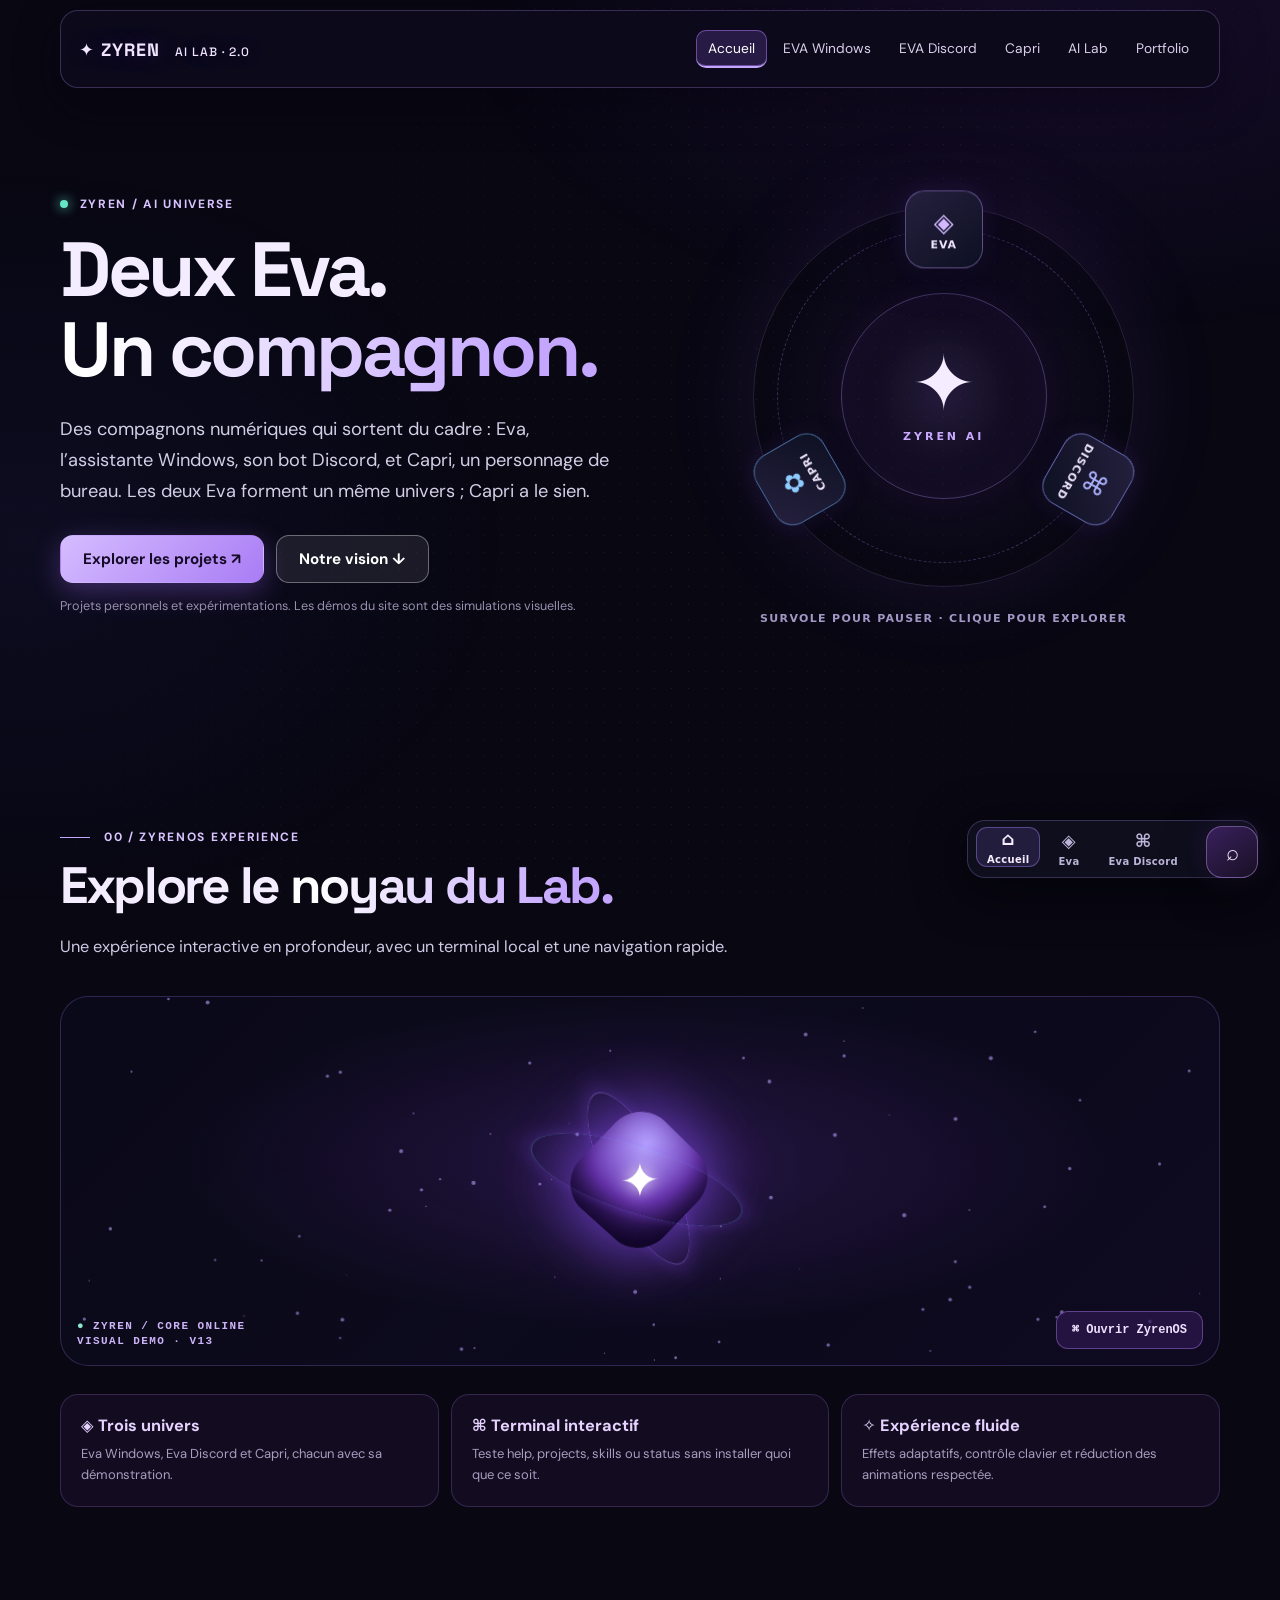
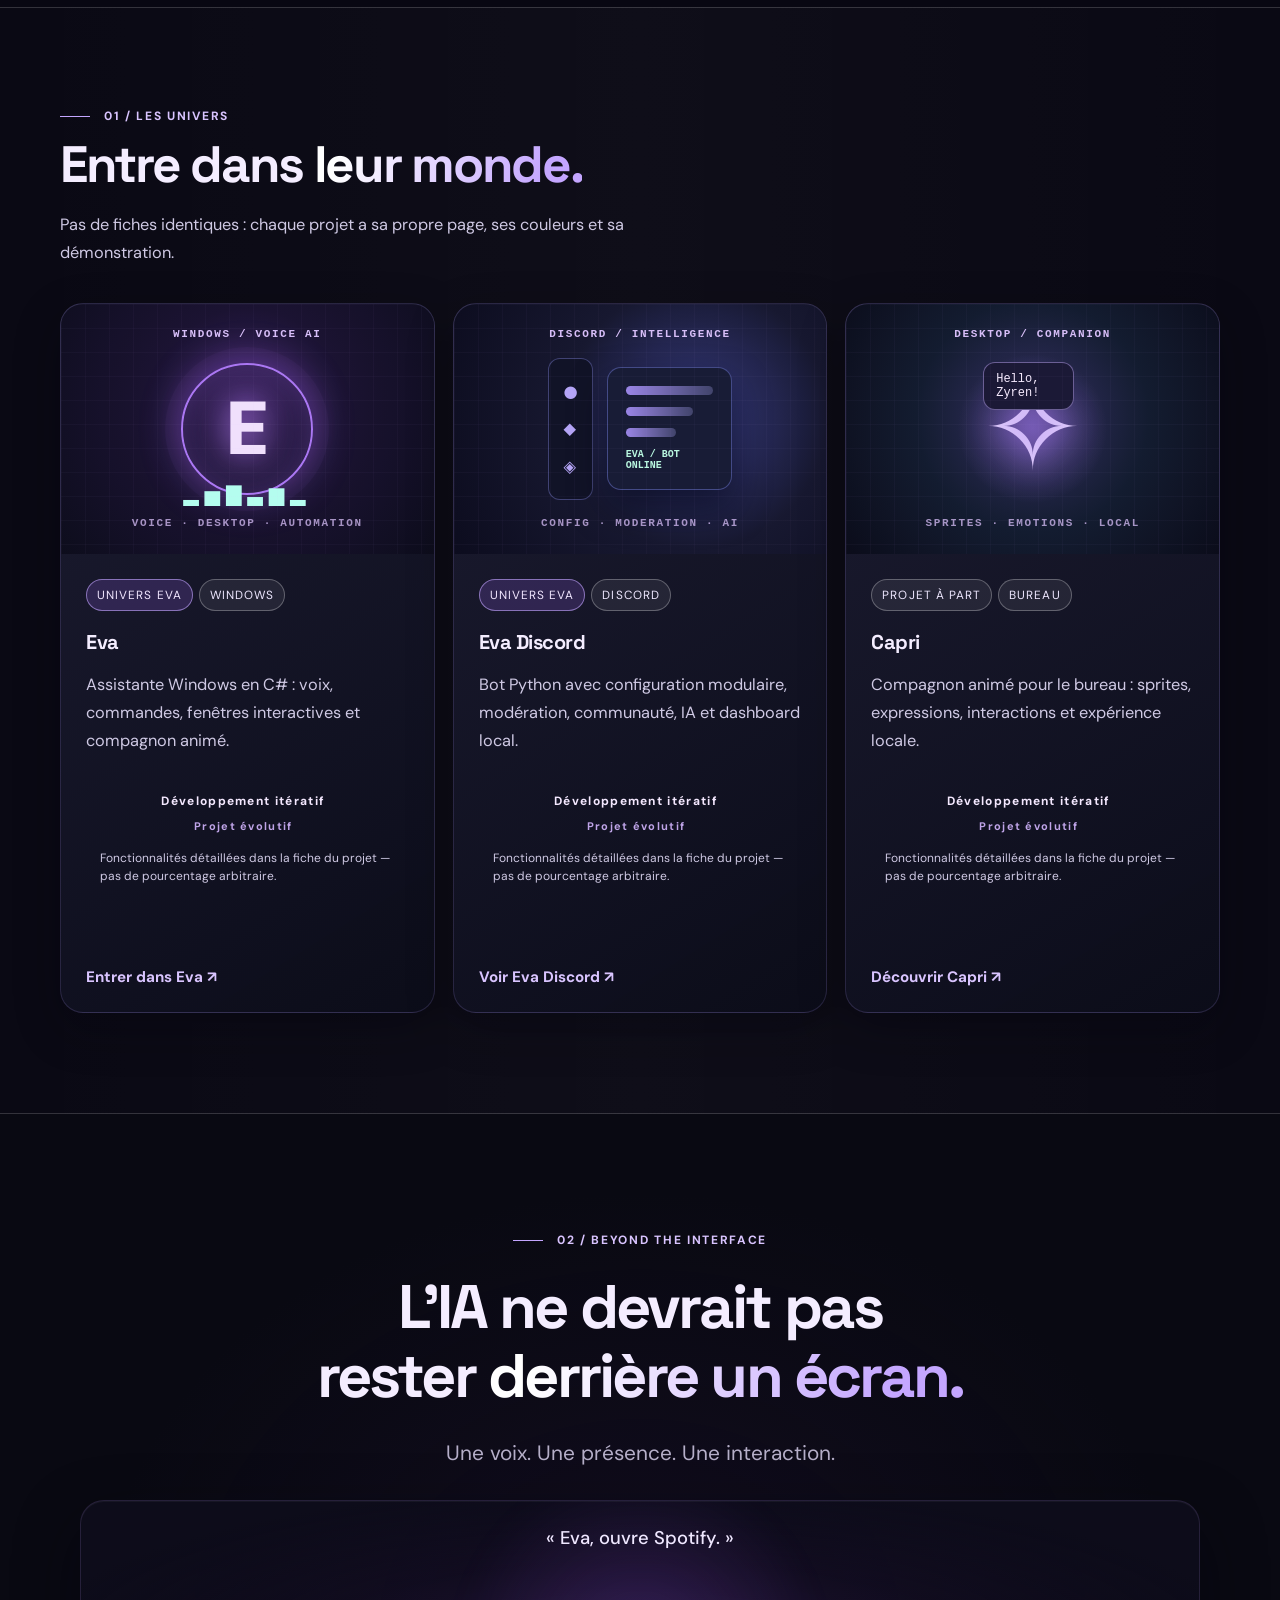
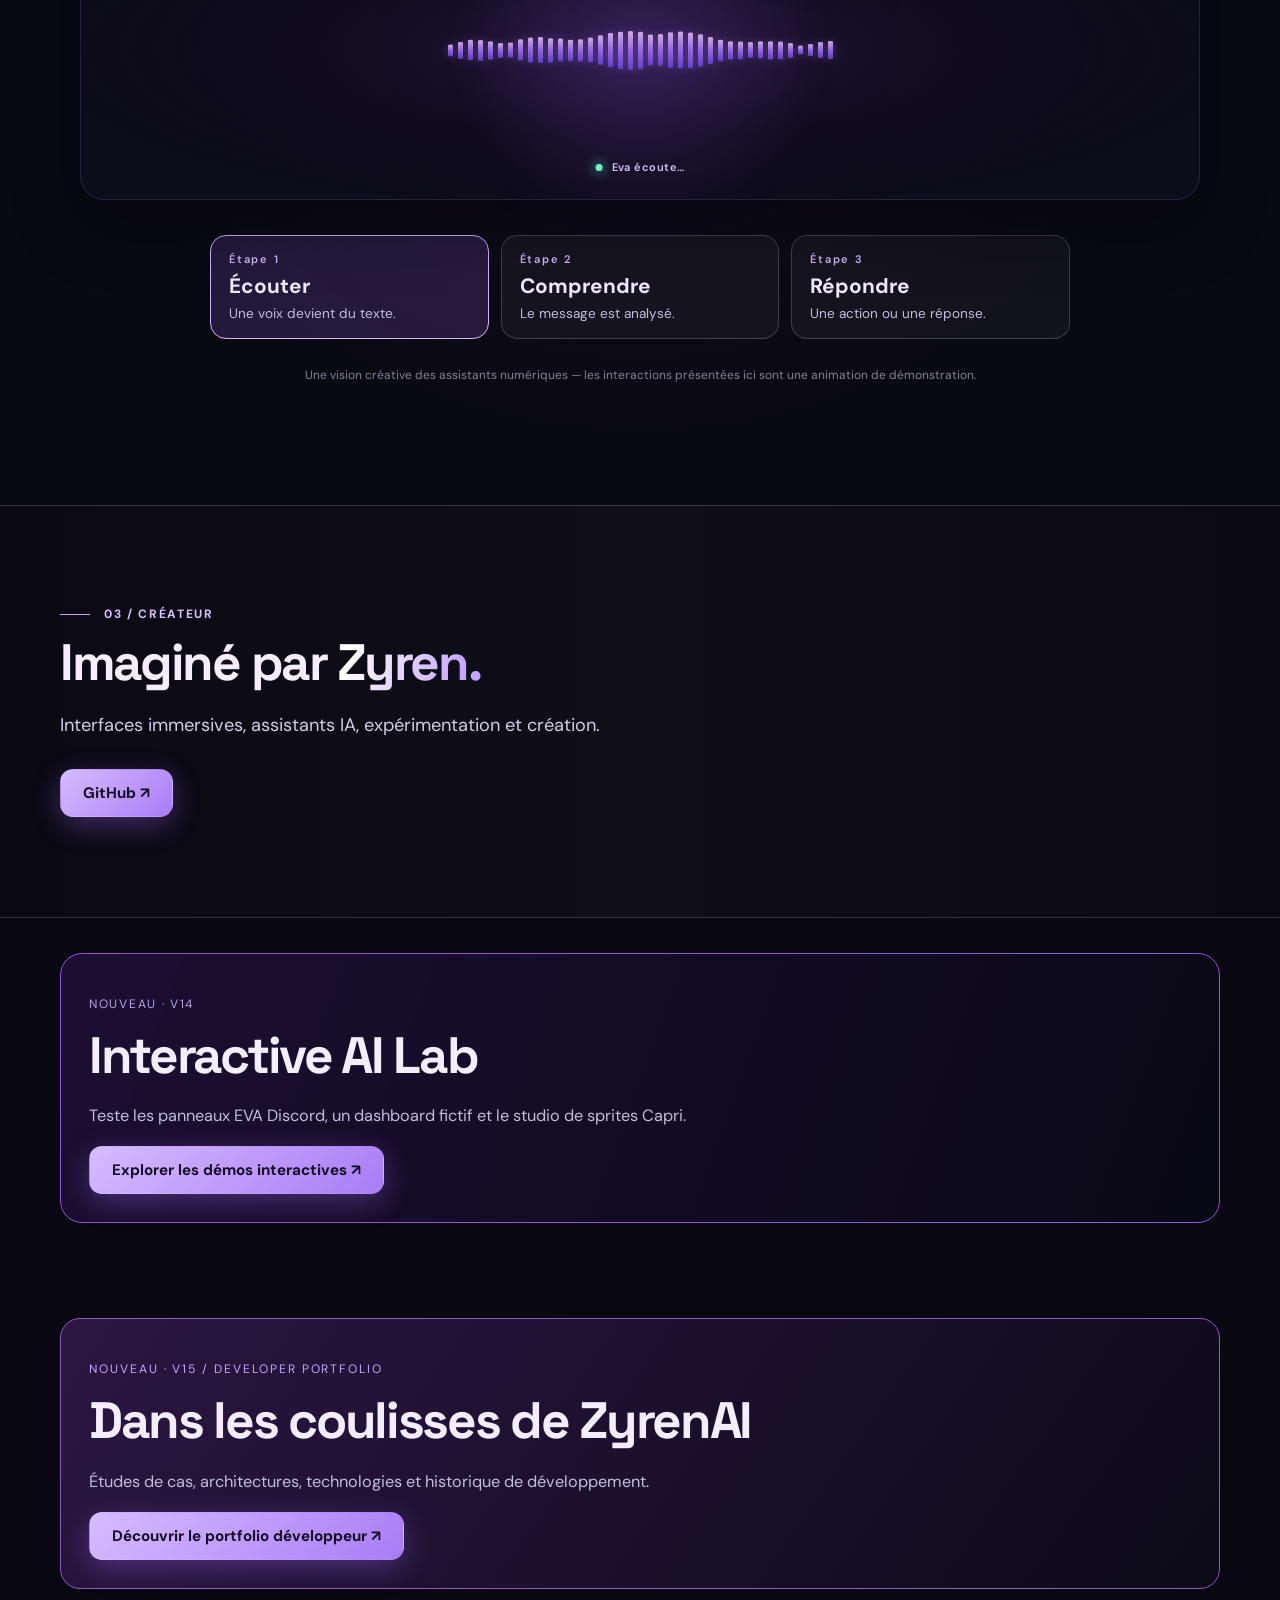
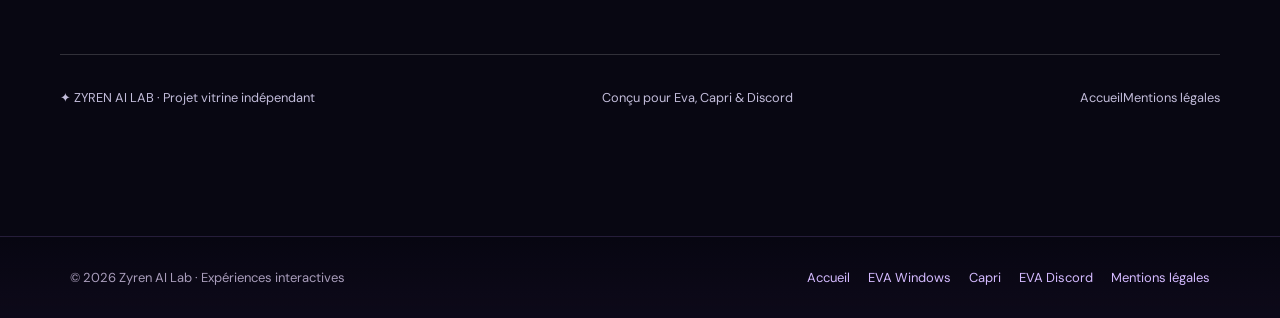
<file: index.html>
<!DOCTYPE html>

<html lang="fr"><head><meta charset="utf-8"/><meta content="width=device-width,initial-scale=1" name="viewport"/><meta content="#080812" name="theme-color"/><meta content="Zyren AI Lab : Eva, une assistante vocale Windows, Capri, un compagnon de bureau animé, et Eva Discord. Démos interactives et simulées." name="description"/><title>Zyren AI Lab — Eva, Capri et Eva Discord</title><meta content="Accueil — Zyren AI Lab" property="og:title"/><meta content="Zyren AI Lab : Eva, une assistante vocale Windows, Capri, un compagnon de bureau animé, et Eva Discord. Démos interactives et simulées." property="og:description"/><meta content="website" property="og:type"/><meta content="dark" name="color-scheme"/><link href="data:image/svg+xml,%3Csvg xmlns=%27http://www.w3.org/2000/svg%27 viewBox=%270 0 64 64%27%3E%3Crect width=%2764%27 height=%2764%27 rx=%2716%27 fill=%27%23080812%27/%3E%3Ctext x=%2732%27 y=%2745%27 font-size=%2740%27 text-anchor=%27middle%27 fill=%27%23b794ff%27%3E%E2%9C%A6%3C/text%3E%3C/svg%3E" rel="icon"/><link href="https://fonts.googleapis.com" rel="preconnect"/><link crossorigin="" href="https://fonts.gstatic.com" rel="preconnect"/><link href="https://fonts.googleapis.com/css2?family=DM+Sans:wght@400;500;600;700&amp;family=Space+Grotesk:wght@400;500;600;700&amp;display=swap" rel="stylesheet"/><noscript><style>.reveal{opacity:1;transform:none}</style></noscript><link href="css/global.css?v=2.0" rel="stylesheet"/><link href="css/v6.css?v=2.0" rel="stylesheet"/><link href="css/v7.css?v=2.0" rel="stylesheet"/><link href="css/v8.css?v=2.0" rel="stylesheet"/><link href="css/orbit-v9.css?v=2.0" rel="stylesheet"/><link href="css/signal-v10.css?v=2.0" rel="stylesheet"/><link href="css/v11.css?v=2.0" rel="stylesheet"/><link href="css/design.css?v=2.0" rel="stylesheet"/><link href="css/v12.css?v=2.0" rel="stylesheet"/><link href="css/v13.css?v=2.0" rel="stylesheet"/><link href="css/refinement-v15.css" rel="stylesheet"/><meta content="Zyren AI Lab : projets EVA Windows, EVA Discord, Capri et démonstrations interactives." name="description"/><link href="css/zyren-2.0.css" rel="stylesheet"/><meta content="Zyren AI Lab 2.0" name="application-name"/></head><body class="v6-page home"><header class="nav container"><a class="brand" href="index.html">✦ ZYREN <span>AI LAB · 2.0</span></a><nav aria-label="Navigation principale" class="nav-links"><a aria-current="page" class="active" href="index.html">Accueil</a><a href="eva.html">EVA Windows</a><a href="discord.html">EVA Discord</a><a href="capri.html">Capri</a><a href="lab.html">AI Lab</a><a href="portfolio.html">Portfolio</a></nav><button aria-expanded="false" aria-label="Ouvrir le menu" class="nav-menu" data-menu="">☰</button></header><main><section class="hero container hero-split"><div class="hero-copy reveal"><div class="eyebrow"><span class="status-dot"></span> ZYREN / AI UNIVERSE</div><h1>Deux Eva.<br/><span class="gradient">Un compagnon.</span></h1><p class="lead">Des compagnons numériques qui sortent du cadre : Eva, l’assistante Windows, son bot Discord, et Capri, un personnage de bureau. Les deux Eva forment un même univers ; Capri a le sien.</p><div class="actions"><a class="btn primary" href="#projects">Explorer les projets ↗</a><a class="btn ghost" href="#vision">Notre vision ↓</a></div><p class="note">Projets personnels et expérimentations. Les démos du site sont des simulations visuelles.</p></div><div class="stage reveal"><div aria-label="Trois projets en orbite autour de Zyren AI Universe" class="orbit-universe">
<div class="orbit-ring orbit-ring-outer"></div><div class="orbit-ring orbit-ring-inner"></div>
<div aria-hidden="true" class="orbit-core"><strong>✦</strong><span>ZYREN AI</span></div>
<div class="orbit-path">
<a aria-label="Découvrir Eva" class="orbit-stop orbit-eva" href="eva.html"><span class="orbit-token"><span class="orbit-glyph">◈</span><span class="orbit-name">EVA</span></span></a>
<a aria-label="Découvrir Eva Discord" class="orbit-stop orbit-discord" href="discord.html"><span class="orbit-token"><span class="orbit-glyph">⌘</span><span class="orbit-name">DISCORD</span></span></a>
<a aria-label="Découvrir Capri" class="orbit-stop orbit-capri" href="capri.html"><span class="orbit-token"><span class="orbit-glyph">✿</span><span class="orbit-name">CAPRI</span></span></a>
</div><span class="orbit-hint">SURVOLE POUR PAUSER · CLIQUE POUR EXPLORER</span>
</div></div></section><section class="section" id="zyrenos"><div class="container"><div class="section-head"><div class="eyebrow section-index">00 / ZYRENOS EXPERIENCE</div><h2>Explore le <span class="gradient">noyau du Lab.</span></h2><p>Une expérience interactive en profondeur, avec un terminal local et une navigation rapide.</p></div><div aria-label="Noyau visuel interactif Zyren AI" class="zy13-core-shell"><canvas aria-hidden="true"></canvas><div aria-hidden="true" class="zy13-core-scene"><div class="zy13-core-center"><span>✦</span></div></div><span class="zy13-core-label"><b>●</b> ZYREN / CORE ONLINE<br/>VISUAL DEMO · V13</span><div class="zy13-core-cta"><button class="zy13-terminal-launch" data-zy13-terminal="" type="button">⌘ Ouvrir ZyrenOS</button></div></div><div class="zy13-features"><div class="zy13-feature"><strong>◈ Trois univers</strong><p>Eva Windows, Eva Discord et Capri, chacun avec sa démonstration.</p></div><div class="zy13-feature"><strong>⌘ Terminal interactif</strong><p>Teste help, projects, skills ou status sans installer quoi que ce soit.</p></div><div class="zy13-feature"><strong>✧ Expérience fluide</strong><p>Effets adaptatifs, contrôle clavier et réduction des animations respectée.</p></div></div></div></section><section class="section section-alt" id="projects"><div class="container"><div class="section-head reveal"><div class="eyebrow section-index">01 / Les univers</div><h2>Entre dans <span class="gradient">leur monde.</span></h2><p>Pas de fiches identiques : chaque projet a sa propre page, ses couleurs et sa démonstration.</p></div><div class="grid3"><a class="project-card panel reveal" href="eva.html"><div class="project-art project-art-eva"><span class="art-eyebrow">WINDOWS / VOICE AI</span><div class="art-graphic eva-graphic"><span class="eva-ring"></span><span class="eva-center">E</span><span class="eva-wave">▂▅▇▃▆▂</span></div><span class="art-foot">VOICE · DESKTOP · AUTOMATION</span></div><div class="project-card-body"><span class="tag accent">Univers Eva</span><span class="tag">Windows</span><h3 style="margin-top:18px">Eva</h3><p>Assistante Windows en C# : voix, commandes, fenêtres interactives et compagnon animé.</p><div aria-label="Progression indicative de Eva : 78 pour cent" class="progress-card" role="group"><div class="progress-label"><strong>Développement itératif</strong><span class="status-text">Projet évolutif</span></div><p class="progress-note">Fonctionnalités détaillées dans la fiche du projet — pas de pourcentage arbitraire.</p></div><span class="go">Entrer dans Eva ↗</span></div></a><a class="project-card panel reveal" href="discord.html"><div class="project-art project-art-discord" style="--glow:#5865f266"><span class="art-eyebrow">DISCORD / INTELLIGENCE</span><div class="art-graphic discord-graphic"><span class="discord-rail">●<br/>◆<br/>◈</span><span class="discord-chat"><i></i><i></i><i></i><b> EVA / BOT ONLINE</b></span></div><span class="art-foot">CONFIG · MODERATION · AI</span></div><div class="project-card-body"><span class="tag accent">Univers Eva</span><span class="tag">Discord</span><h3 style="margin-top:18px">Eva Discord</h3><p>Bot Python avec configuration modulaire, modération, communauté, IA et dashboard local.</p><div aria-label="Progression indicative de Eva Discord : 64 pour cent" class="progress-card" role="group"><div class="progress-label"><strong>Développement itératif</strong><span class="status-text">Projet évolutif</span></div><p class="progress-note">Fonctionnalités détaillées dans la fiche du projet — pas de pourcentage arbitraire.</p></div><span class="go">Voir Eva Discord ↗</span></div></a><a class="project-card panel reveal" href="capri.html"><div class="project-art project-art-capri" style="--glow:#458be455"><span class="art-eyebrow">DESKTOP / COMPANION</span><div class="art-graphic capri-graphic"><span class="capri-halo"></span><span class="capri-avatar">✧</span><span class="capri-bubble">Hello, Zyren!</span></div><span class="art-foot">SPRITES · EMOTIONS · LOCAL</span></div><div class="project-card-body"><span class="tag">Projet à part</span><span class="tag">Bureau</span><h3 style="margin-top:18px">Capri</h3><p>Compagnon animé pour le bureau : sprites, expressions, interactions et expérience locale.</p><div aria-label="Progression indicative de Capri : 83 pour cent" class="progress-card" role="group"><div class="progress-label"><strong>Développement itératif</strong><span class="status-text">Projet évolutif</span></div><p class="progress-note">Fonctionnalités détaillées dans la fiche du projet — pas de pourcentage arbitraire.</p></div><span class="go">Découvrir Capri ↗</span></div></a></div></div></section><section aria-labelledby="zy-signal-title" class="section zy-signal-section" id="vision"><div class="container zy-signal-wrap reveal"><div class="eyebrow section-index">02 / BEYOND THE INTERFACE</div><h2 id="zy-signal-title">L’IA ne devrait pas rester <span class="gradient">derrière un écran.</span></h2><p class="zy-signal-subtitle">Une voix. Une présence. Une interaction.</p><div aria-label="Signal animé interactif : déplacer la souris ou cliquer pour modifier l'onde" class="zy-signal-panel" id="zy-signal-panel" tabindex="0"><div class="zy-signal-halo"></div><div aria-hidden="true" class="zy-signal-visual"></div><div class="zy-signal-live"><span class="zy-signal-dot"></span><span id="zy-signal-state">Eva écoute…</span></div><p aria-live="polite" class="zy-signal-caption" id="zy-signal-caption"></p></div><div aria-label="Étapes de l'interaction" class="zy-signal-steps" role="group"><button aria-pressed="true" class="zy-step" data-step="0" type="button"><span>Étape 1</span><strong>Écouter</strong><small>Une voix devient du texte.</small></button><button aria-pressed="false" class="zy-step" data-step="1" type="button"><span>Étape 2</span><strong>Comprendre</strong><small>Le message est analysé.</small></button><button aria-pressed="false" class="zy-step" data-step="2" type="button"><span>Étape 3</span><strong>Répondre</strong><small>Une action ou une réponse.</small></button></div><p class="zy-signal-footnote">Une vision créative des assistants numériques — les interactions présentées ici sont une animation de démonstration.</p></div></section><section class="section section-alt"><div class="container"><div class="eyebrow section-index">03 / Créateur</div><h2>Imaginé par <span class="gradient">Zyren.</span></h2><p class="lead">Interfaces immersives, assistants IA, expérimentation et création.</p><div class="actions"><a class="btn primary" href="https://github.com/Zyren03" rel="noopener noreferrer" target="_blank">GitHub ↗</a></div></div></section><section class="container" style="padding:35px 0 60px"><div style="border:1px solid #8e58d6;border-radius:22px;padding:28px;background:linear-gradient(110deg,rgba(99,44,164,.22),rgba(10,9,22,.92))"><p style="color:#b9a0e9;letter-spacing:.14em;font-size:.76rem">NOUVEAU · V14</p><h2>Interactive AI Lab</h2><p>Teste les panneaux EVA Discord, un dashboard fictif et le studio de sprites Capri.</p><a class="btn primary" href="lab.html">Explorer les démos interactives ↗</a></div></section><section class="container" style="padding:35px 0 65px"><div style="border:1px solid #8c5bc2;border-radius:20px;padding:28px;background:linear-gradient(125deg,#2b1642,#0c0a18)"><p style="color:#c6a4ff;letter-spacing:.16em;font-size:.76rem">NOUVEAU · V15 / DEVELOPER PORTFOLIO</p><h2>Dans les coulisses de ZyrenAI</h2><p>Études de cas, architectures, technologies et historique de développement.</p><a class="btn primary" href="portfolio.html">Découvrir le portfolio développeur ↗</a></div></section></main><footer class="footer container"><span>✦ ZYREN AI LAB · Projet vitrine indépendant</span><span>Conçu pour Eva, Capri &amp; Discord</span><nav aria-label="Liens du pied de page"><a href="index.html">Accueil</a><a href="mentions-legales.html">Mentions légales</a></nav></footer><script defer="" src="js/main.js?v=2.0"></script><script defer="" src="js/site-v6.js?v=2.0"></script><script defer="" src="js/progress-v7.js?v=2.0"></script><script defer="" src="js/uiverse-v8.js?v=2.0"></script><script defer="" src="js/signal-v10.js?v=2.0"></script><script defer="" src="js/site-v11.js?v=2.0"></script><script defer="" src="js/site-v12.js?v=2.0"></script><script defer="" src="js/site-v13.js?v=2.0"></script><script defer="True" src="js/zyren-2.0.js"></script></body></html>
</file>
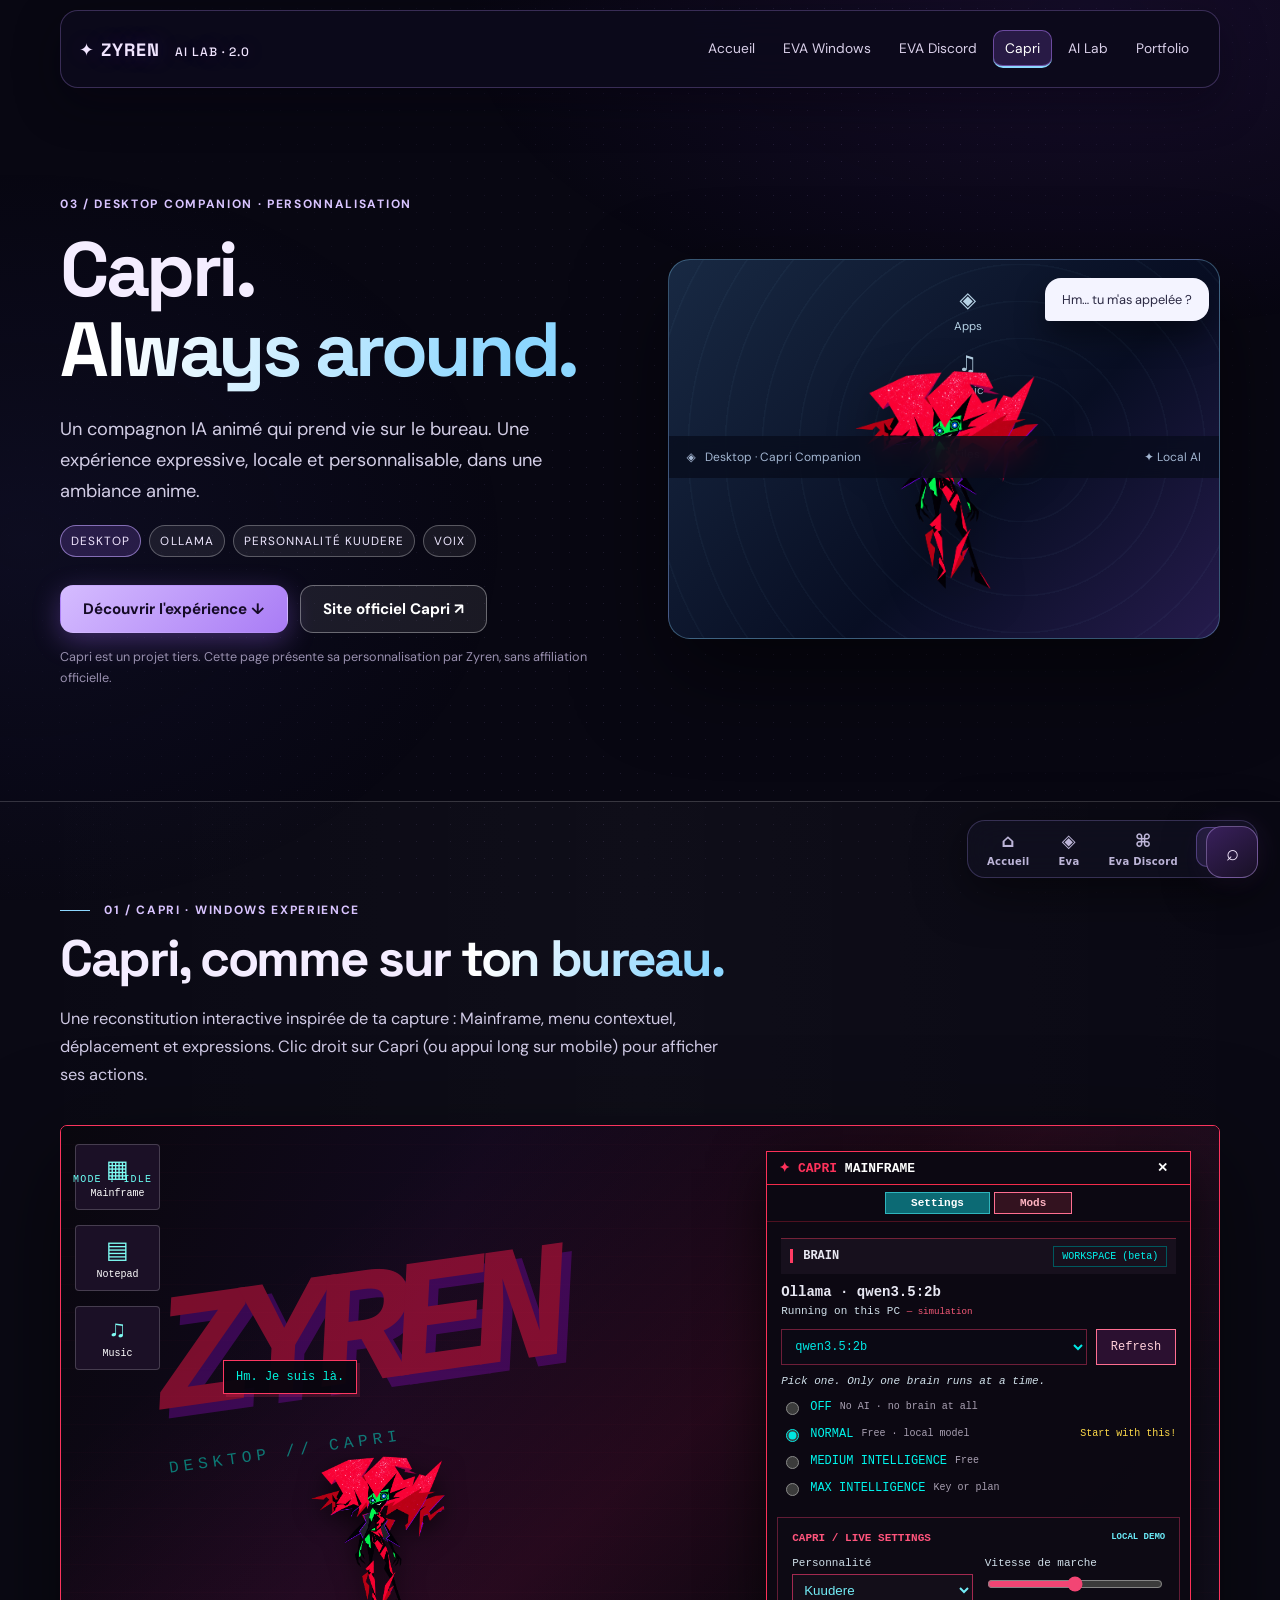
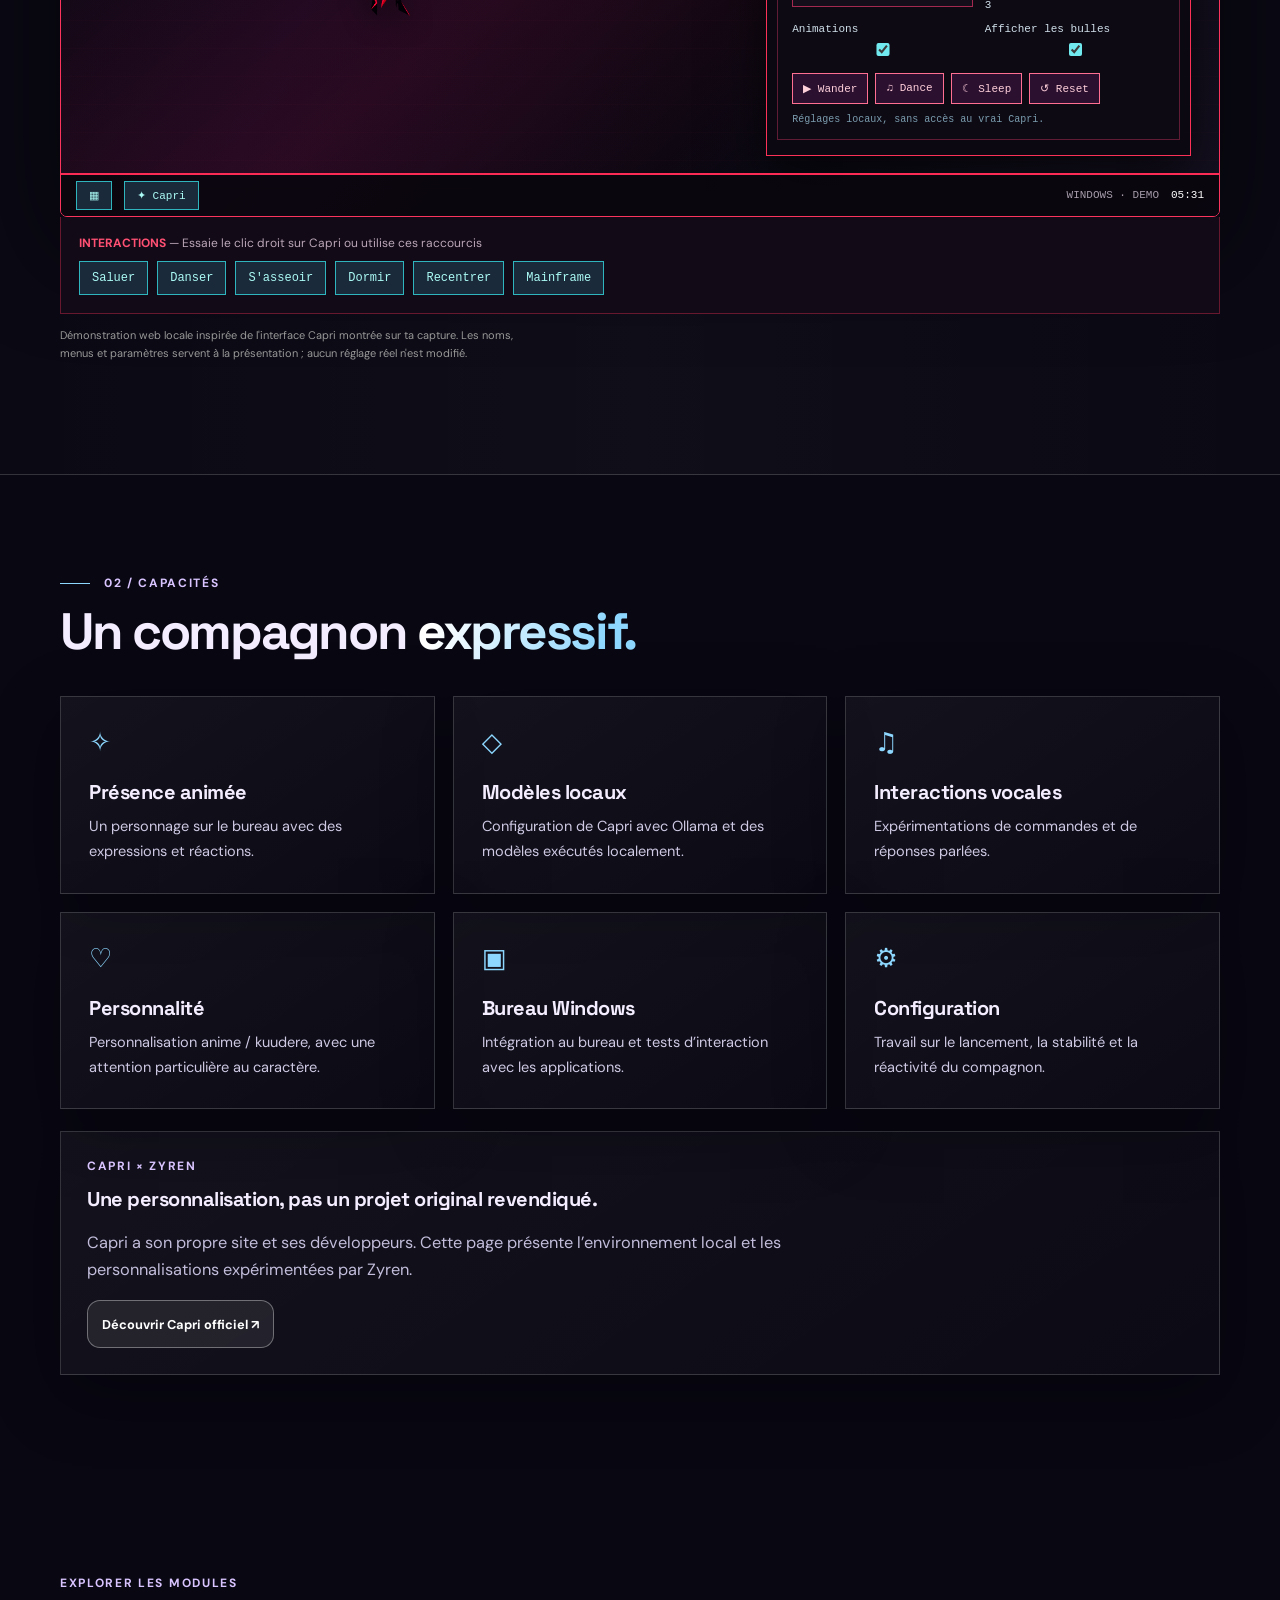
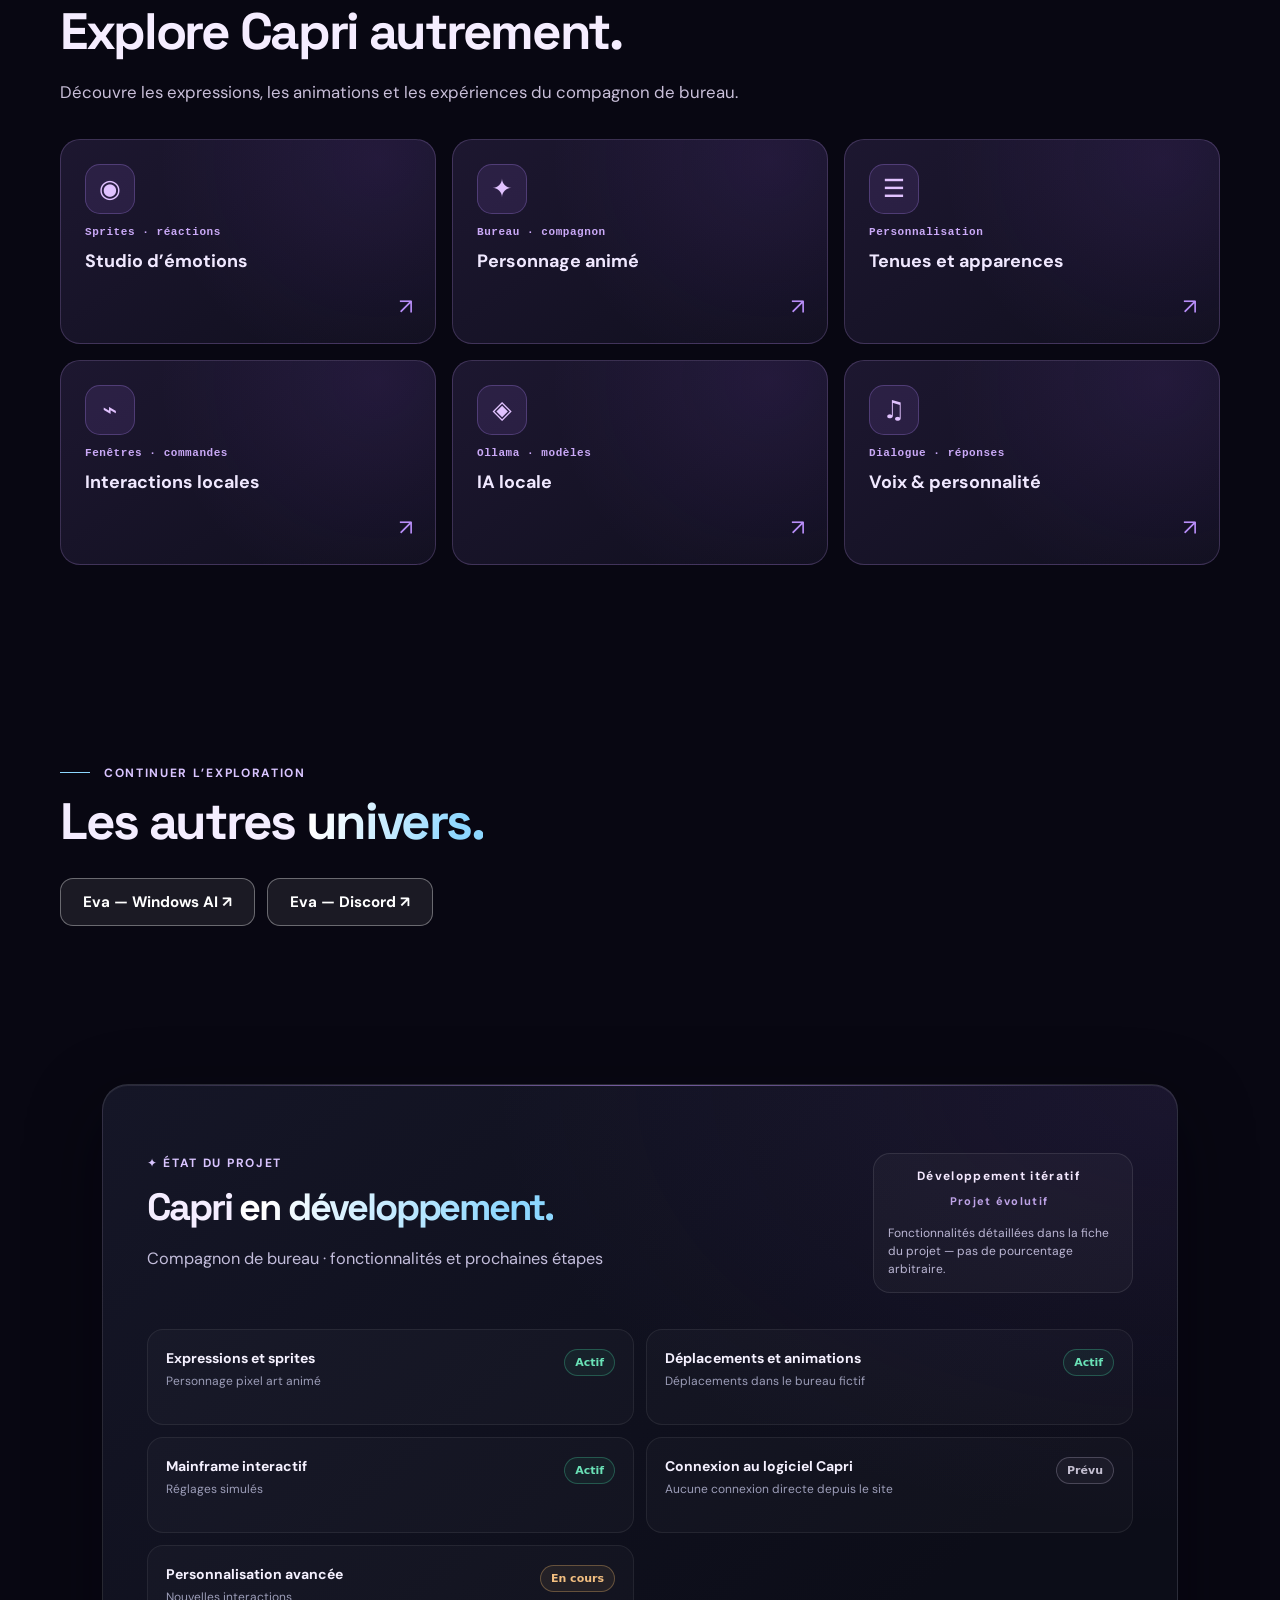
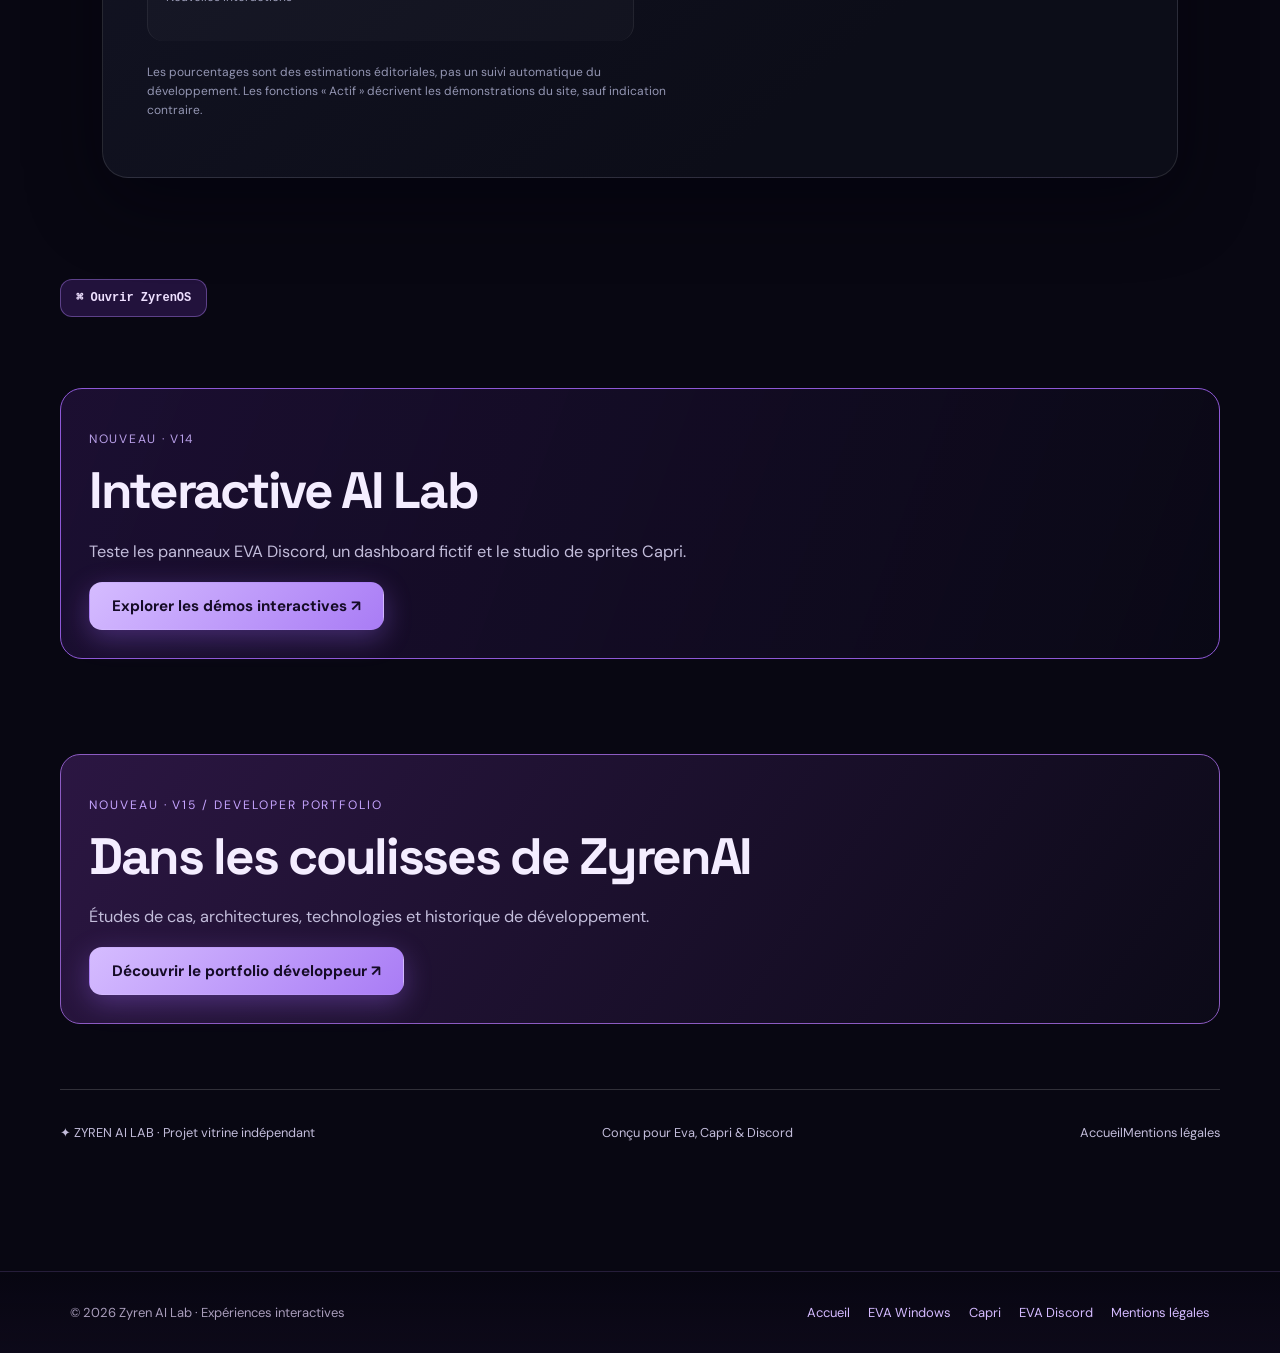
<file: capri.html>
<!DOCTYPE html>

<html lang="fr"><head><meta charset="utf-8"/><meta content="width=device-width,initial-scale=1" name="viewport"/><meta content="#080812" name="theme-color"/><meta content="Capri, compagnon de bureau animé : démo interactive avec Mainframe, menu contextuel et expressions. Personnalisation par Zyren." name="description"/><title>Capri — Zyren AI Lab</title><meta content="Capri — Zyren AI Lab" property="og:title"/><meta content="Capri, compagnon de bureau animé : démo interactive avec Mainframe, menu contextuel et expressions. Personnalisation par Zyren." property="og:description"/><meta content="website" property="og:type"/><meta content="dark" name="color-scheme"/><link href="data:image/svg+xml,%3Csvg xmlns=%27http://www.w3.org/2000/svg%27 viewBox=%270 0 64 64%27%3E%3Crect width=%2764%27 height=%2764%27 rx=%2716%27 fill=%27%23080812%27/%3E%3Ctext x=%2732%27 y=%2745%27 font-size=%2740%27 text-anchor=%27middle%27 fill=%27%23b794ff%27%3E%E2%9C%A6%3C/text%3E%3C/svg%3E" rel="icon"/><link href="https://fonts.googleapis.com" rel="preconnect"/><link crossorigin="" href="https://fonts.gstatic.com" rel="preconnect"/><link href="https://fonts.googleapis.com/css2?family=DM+Sans:wght@400;500;600;700&amp;family=Space+Grotesk:wght@400;500;600;700&amp;display=swap" rel="stylesheet"/><noscript><style>.reveal{opacity:1;transform:none}</style></noscript><link href="css/global.css?v=2.0" rel="stylesheet"/><link href="css/capri.css?v=2.0" rel="stylesheet"/><link href="css/capri-real.css?v=2.0" rel="stylesheet"/><link href="css/v6.css?v=2.0" rel="stylesheet"/><link href="css/v7.css?v=2.0" rel="stylesheet"/><link href="css/v8.css?v=2.0" rel="stylesheet"/><link href="css/v11.css?v=2.0" rel="stylesheet"><link href="css/design.css?v=2.0" rel="stylesheet"><link href="css/v12.css?v=2.0" rel="stylesheet"><link href="css/v13.css?v=2.0" rel="stylesheet"/></link></link></link><link href="css/refinement-v15.css" rel="stylesheet"/><link href="css/feature-explorer-v15.css" rel="stylesheet"/><link href="css/zyren-2.0.css" rel="stylesheet"/><meta content="Zyren AI Lab 2.0" name="application-name"/></head><body class="v6-page capri"><header class="nav container"><a class="brand" href="index.html">✦ ZYREN <span>AI LAB · 2.0</span></a><nav aria-label="Navigation principale" class="nav-links"><a href="index.html">Accueil</a><a href="eva.html">EVA Windows</a><a href="discord.html">EVA Discord</a><a aria-current="page" class="active" href="capri.html">Capri</a><a href="lab.html">AI Lab</a><a href="portfolio.html">Portfolio</a></nav><button aria-expanded="false" aria-label="Ouvrir le menu" class="nav-menu" data-menu="">☰</button></header><main><section class="hero container hero-split"><div class="hero-copy reveal"><div class="eyebrow">03 / DESKTOP COMPANION · PERSONNALISATION</div><h1>Capri.<br/><span class="gradient">Always around.</span></h1><p class="lead">Un compagnon IA animé qui prend vie sur le bureau. Une expérience expressive, locale et personnalisable, dans une ambiance anime.</p><div class="tags"><span class="tag accent">Desktop</span><span class="tag">Ollama</span><span class="tag">Personnalité kuudere</span><span class="tag">Voix</span></div><div class="actions"><a class="btn primary" href="#demo">Découvrir l'expérience ↓</a><a class="btn ghost" href="https://capriai.app/" rel="noopener noreferrer" target="_blank">Site officiel Capri ↗</a></div><p class="note">Capri est un projet tiers. Cette page présente sa personnalisation par Zyren, sans affiliation officielle.</p></div><div class="stage reveal"><div class="capri-desktop"><div class="desktop-icons"><span><b>◈</b>Apps</span><span><b>♫</b>Music</span><span><b>▣</b>Files</span></div><div class="capri-sprite-wrap"><img alt="Capri, sprite original" class="capri-sprite" data-capri-sprite="" draggable="false" src="assets/capri/capri-neutral.png"/></div><div class="speech" data-capri-speech="">Hm… tu m'as appelée ?</div><div class="desktop-bar">◈   Desktop · Capri Companion <span style="float:right">✦ Local AI</span></div></div></div></section><section class="section section-alt" id="demo"><div class="container cr-wrap"><div class="section-head reveal"><div class="eyebrow section-index">01 / CAPRI · WINDOWS EXPERIENCE</div><h2>Capri, comme sur <span class="gradient">ton bureau.</span></h2><p>Une reconstitution interactive inspirée de ta capture : Mainframe, menu contextuel, déplacement et expressions. Clic droit sur Capri (ou appui long sur mobile) pour afficher ses actions.</p></div>
<div class="cr-shell reveal" id="crShell">
<div class="cr-desktop" id="crDesktop">
<div class="cr-mode-label" id="crModeLabel">MODE : IDLE</div><div class="cr-bg-text"><b>ZYREN</b><span>DESKTOP // CAPRI</span></div>
<div class="cr-icons"><button data-cr-open="mainframe">▦<small>Mainframe</small></button><button data-cr-open="notepad">▤<small>Notepad</small></button><button data-cr-open="music">♫<small>Music</small></button></div>
<div aria-label="Capri : clic pour réagir, clic droit pour le menu, glisser pour déplacer" class="cr-sticker" id="crSticker" role="button" tabindex="0"><img alt="Capri animée" draggable="false" id="crSprite" src="assets/capri/capri-neutral.png"/></div>
<div class="cr-bubble" id="crBubble">Hm. Je suis là.</div>
<div class="cr-menu" hidden="" id="crMenu"><div class="cr-menu-head">CAPRI / Microsoft Store 0.9.0</div><button data-cr-menu="mainframe">Open Capri Mainframe</button><button data-cr-menu="notepad">File editor</button><div class="cr-submenu-group"><button data-cr-submenu="play">Play <span>▸</span></button><div class="cr-submenu" data-cr-sub="play" hidden=""><button data-cr-action="wave">Wave</button><button data-cr-action="dance">Dance</button><button data-cr-action="heart">Heart</button></div></div><button data-cr-action="hide">Hide Capri</button><div class="cr-submenu-group"><button data-cr-submenu="size">Size <span>▸</span></button><div class="cr-submenu" data-cr-sub="size" hidden=""><button data-cr-size="small">Small</button><button data-cr-size="normal">Normal</button><button data-cr-size="large">Large</button></div></div><div class="cr-submenu-group"><button data-cr-submenu="move">Move <span>▸</span></button><div class="cr-submenu" data-cr-sub="move"><label><input id="crWander" type="checkbox"/> Wander around</label><label><input checked="" id="crMusic" type="checkbox"/> Dance to music</label><button data-cr-action="dance">Dance</button><button data-cr-action="ride">Ride cursor</button><label><input checked="" id="crSit" type="checkbox"/> Sit on windows</label><button data-cr-action="sit">Sit here</button><button data-cr-action="hang">Hang here</button><button data-cr-action="sleep">Go to sleep</button><button data-cr-action="center">Bring to this screen</button></div></div><button data-cr-action="help">Help</button><button data-cr-action="show">Show Capri</button><button data-cr-action="reset">Reset demo</button></div>
<div class="cr-app" hidden="" id="crApp"><div class="cr-app-title"><span id="crAppTitle">NOTEPAD</span><button aria-label="Fermer" id="crAppClose">✕</button></div><div id="crAppBody"></div></div>
<div class="cr-mainframe" id="crMainframe"><div class="cr-main-head"><span>✦ CAPRI <b>MAINFRAME</b></span><button aria-label="Fermer le Mainframe" id="crMainClose">✕</button></div><div class="cr-tabs"><button class="active">Settings</button><button id="crModsTab">Mods</button></div><div class="cr-main-scroll" id="crMainScroll"><div class="cr-heading"><b>BRAIN</b><span>WORKSPACE (beta)</span></div><div class="cr-setting-title">Ollama · qwen3.5:2b</div><div class="cr-muted">Running on this PC <small>— simulation</small></div><div class="cr-input-row"><select id="crModel"><option>qwen3.5:2b</option><option>llama3.2:latest</option></select><button id="crRefresh">Refresh</button></div><div class="cr-hint">Pick one. Only one brain runs at a time.</div><div class="cr-radio"><label><input name="crBrain" type="radio" value="off"/> OFF <small>No AI · no brain at all</small></label><label><input checked="" name="crBrain" type="radio" value="normal"/> NORMAL <small>Free · local model</small><em>Start with this!</em></label><label><input name="crBrain" type="radio" value="medium"/> MEDIUM INTELLIGENCE <small>Free</small></label><label><input name="crBrain" type="radio" value="max"/> MAX INTELLIGENCE <small>Key or plan</small></label></div><div class="cr-heading"><b>VOICE</b><span>Ctrl + Alt + V to talk</span></div><div class="cr-radio"><label><input checked="" name="crVoice" type="radio" value="off"/> OFF <small>Silent · text only</small></label><label><input name="crVoice" type="radio" value="prebuilt"/> PREBUILT LOCAL <small>Her voices · free</small></label><label><input name="crVoice" type="radio" value="custom"/> CUSTOM LOCAL <small>Your own model</small></label><label><input name="crVoice" type="radio" value="cloud"/> CLOUD VOICE <small>Needs a key</small></label></div><div class="cr-input-row"><select id="crMic"><option>Mic: default</option><option>Mic: simulated USB</option></select><button id="crTest">Test</button></div><div class="cr-input-row"><select id="crSpeaker"><option>Her speaker: Default</option><option>Her speaker: Headphones</option></select></div><div class="cr-heading"><b>DESKTOP</b><span>Companion behavior</span></div><div class="cr-toggle-list"><label><input id="crWanderPanel" type="checkbox"/> Wander around</label><label><input checked="" id="crDancePanel" type="checkbox"/> Dance to music</label><label><input checked="" id="crSitPanel" type="checkbox"/> Sit on windows</label></div><div class="cr-main-buttons"><button data-cr-action="dance">Dance</button><button data-cr-action="sit">Sit here</button><button data-cr-action="reset">Reset</button></div><div class="cr-notice">Interactive portfolio simulation. No real Ollama, microphone or Capri settings are changed.</div></div><div class="cr-v6-settings"><div class="cr-v6-title">CAPRI / LIVE SETTINGS <span>LOCAL DEMO</span></div><div class="cr-v6-grid"><label>Personnalité<select id="crPersona"><option>Kuudere</option><option>Genki</option><option>Tsundere</option></select></label><label>Vitesse de marche<input id="crSpeed" max="5" min="1" type="range" value="3"/><output id="crSpeedValue">3</output></label><label>Animations<input checked="" id="crMotion" type="checkbox"/></label><label>Afficher les bulles<input checked="" id="crBubbleToggle" type="checkbox"/></label></div><div class="cr-v6-buttons"><button id="crV6Wander">▶ Wander</button><button id="crV6Dance">♫ Dance</button><button id="crV6Sleep">☾ Sleep</button><button id="crV6Reset">↺ Reset</button></div><div class="cr-v6-foot" id="crSettingStatus" role="status">Réglages locaux, sans accès au vrai Capri.</div></div></div>
<div class="cr-taskbar"><button id="crStart">▦</button><button data-cr-open="mainframe">✦ Capri</button><span>WINDOWS · DEMO</span><time id="crClock"></time></div>
</div></div><div class="cr-toolbar"><span><b>INTERACTIONS</b> — Essaie le clic droit sur Capri ou utilise ces raccourcis</span><div><button data-cr-action="wave">Saluer</button><button data-cr-action="dance">Danser</button><button data-cr-action="sit">S'asseoir</button><button data-cr-action="sleep">Dormir</button><button data-cr-action="center">Recentrer</button><button data-cr-open="mainframe">Mainframe</button></div></div><p class="cr-caption">Démonstration web locale inspirée de l'interface Capri montrée sur ta capture. Les noms, menus et paramètres servent à la présentation ; aucun réglage réel n'est modifié.</p></div></section><section class="section"><div class="container"><div class="section-head reveal"><div class="eyebrow section-index">02 / Capacités</div><h2>Un compagnon <span class="gradient">expressif.</span></h2></div><div class="grid3"><article class="feature panel reveal"><div class="glyph">✧</div><h3>Présence animée</h3><p>Un personnage sur le bureau avec des expressions et réactions.</p></article><article class="feature panel reveal"><div class="glyph">◇</div><h3>Modèles locaux</h3><p>Configuration de Capri avec Ollama et des modèles exécutés localement.</p></article><article class="feature panel reveal"><div class="glyph">♫</div><h3>Interactions vocales</h3><p>Expérimentations de commandes et de réponses parlées.</p></article><article class="feature panel reveal"><div class="glyph">♡</div><h3>Personnalité</h3><p>Personnalisation anime / kuudere, avec une attention particulière au caractère.</p></article><article class="feature panel reveal"><div class="glyph">▣</div><h3>Bureau Windows</h3><p>Intégration au bureau et tests d’interaction avec les applications.</p></article><article class="feature panel reveal"><div class="glyph">⚙</div><h3>Configuration</h3><p>Travail sur le lancement, la stabilité et la réactivité du compagnon.</p></article></div><div class="panel reveal" style="padding:26px;margin-top:22px"><div class="eyebrow">Capri × Zyren</div><h3 style="margin-top:12px">Une personnalisation, pas un projet original revendiqué.</h3><p>Capri a son propre site et ses développeurs. Cette page présente l’environnement local et les personnalisations expérimentées par Zyren.</p><a class="btn ghost small" href="https://capriai.app/" rel="noopener noreferrer" target="_blank">Découvrir Capri officiel ↗</a></div></div></section><section class="section feature-explorer-section" id="video"><div class="container"><div class="feature-explorer-head"><div class="eyebrow">EXPLORER LES MODULES</div><h2>Explore Capri autrement.</h2><p>Découvre les expressions, les animations et les expériences du compagnon de bureau.</p></div><div class="feature-explorer-grid"><button aria-controls="feature-detail-capri" aria-expanded="false" class="feature-explorer-card" data-feature-detail="Explorer différentes expressions et états visuels de Capri avec les ressources du site." data-feature-link="lab.html" data-feature-title="Studio d’émotions" type="button"><span class="feature-card-icon">◉</span><span class="feature-card-tag">Sprites · réactions</span><strong>Studio d’émotions</strong><span class="feature-card-arrow">↗</span></button><button aria-controls="feature-detail-capri" aria-expanded="false" class="feature-explorer-card" data-feature-detail="Personnage présent sur le bureau dans les applications locales ; le site n’est qu’une illustration interactive." data-feature-link="capri.html#demo" data-feature-title="Personnage animé" type="button"><span class="feature-card-icon">✦</span><span class="feature-card-tag">Bureau · compagnon</span><strong>Personnage animé</strong><span class="feature-card-arrow">↗</span></button><button aria-controls="feature-detail-capri" aria-expanded="false" class="feature-explorer-card" data-feature-detail="Variantes graphiques, poses et skins selon les ressources disponibles." data-feature-link="lab.html" data-feature-title="Tenues et apparences" type="button"><span class="feature-card-icon">☰</span><span class="feature-card-tag">Personnalisation</span><strong>Tenues et apparences</strong><span class="feature-card-arrow">↗</span></button><button aria-controls="feature-detail-capri" aria-expanded="false" class="feature-explorer-card" data-feature-detail="Explorations de commandes locales et d’interactions avec les applications, hors navigateur public." data-feature-link="capri.html#demo" data-feature-title="Interactions locales" type="button"><span class="feature-card-icon">⌁</span><span class="feature-card-tag">Fenêtres · commandes</span><strong>Interactions locales</strong><span class="feature-card-arrow">↗</span></button><button aria-controls="feature-detail-capri" aria-expanded="false" class="feature-explorer-card" data-feature-detail="Expérimentations de modèles exécutés localement, selon la version et le matériel." data-feature-link="portfolio.html" data-feature-title="IA locale" type="button"><span class="feature-card-icon">◈</span><span class="feature-card-tag">Ollama · modèles</span><strong>IA locale</strong><span class="feature-card-arrow">↗</span></button><button aria-controls="feature-detail-capri" aria-expanded="false" class="feature-explorer-card" data-feature-detail="Essais de voix, de personnalité et de réactions contextuelles. Les fonctions dépendent de l’installation locale." data-feature-link="capri.html#demo" data-feature-title="Voix &amp; personnalité" type="button"><span class="feature-card-icon">♫</span><span class="feature-card-tag">Dialogue · réponses</span><strong>Voix &amp; personnalité</strong><span class="feature-card-arrow">↗</span></button></div><div aria-live="polite" class="feature-explorer-detail" hidden="" id="feature-detail-capri"><div class="feature-detail-top"><span class="feature-detail-label">MODULE SÉLECTIONNÉ</span><button aria-label="Fermer le détail" class="feature-detail-close" type="button">×</button></div><h3></h3><p></p><a class="feature-detail-link" href="#">Explorer la démonstration ↗</a><span class="feature-detail-disclaimer">Présentation illustrative · aucune connexion aux applications privées</span></div></div></section><section class="section"><div class="container"><div class="eyebrow section-index">Continuer l’exploration</div><h2>Les autres <span class="gradient">univers.</span></h2><div class="actions"><a class="btn ghost" href="eva.html">Eva — Windows AI ↗</a><a class="btn ghost" href="discord.html">Eva — Discord ↗</a></div></div></section><section aria-labelledby="progression-title" class="project-status-section" id="progression"><div class="project-status-shell"><div class="project-status-head"><div><p class="eyebrow">✦ ÉTAT DU PROJET</p><h2 id="progression-title">Capri <span class="gradient">en développement.</span></h2><p>Compagnon de bureau · fonctionnalités et prochaines étapes</p></div><div aria-label="Progression indicative de Capri : 83 pour cent" class="progress-card" role="group"><div class="progress-label"><strong>Développement itératif</strong><span class="status-text">Projet évolutif</span></div><p class="progress-note">Fonctionnalités détaillées dans la fiche du projet — pas de pourcentage arbitraire.</p></div></div><div class="project-status-list"><div class="project-status-row"><div><strong>Expressions et sprites</strong><small>Personnage pixel art animé</small></div><span class="project-status-badge">Actif</span></div><div class="project-status-row"><div><strong>Déplacements et animations</strong><small>Déplacements dans le bureau fictif</small></div><span class="project-status-badge">Actif</span></div><div class="project-status-row"><div><strong>Mainframe interactif</strong><small>Réglages simulés</small></div><span class="project-status-badge">Actif</span></div><div class="project-status-row"><div><strong>Connexion au logiciel Capri</strong><small>Aucune connexion directe depuis le site</small></div><span class="project-status-badge pending">Prévu</span></div><div class="project-status-row"><div><strong>Personnalisation avancée</strong><small>Nouvelles interactions</small></div><span class="project-status-badge wip">En cours</span></div></div><p class="project-status-disclaimer">Les pourcentages sont des estimations éditoriales, pas un suivi automatique du développement. Les fonctions « Actif » décrivent les démonstrations du site, sauf indication contraire.</p></div></section><div class="container" style="padding:16px 0 36px"><button class="zy13-terminal-launch" data-zy13-terminal="" type="button">⌘ Ouvrir ZyrenOS</button></div><section class="container" style="padding:35px 0 60px"><div style="border:1px solid #8e58d6;border-radius:22px;padding:28px;background:linear-gradient(110deg,rgba(99,44,164,.22),rgba(10,9,22,.92))"><p style="color:#b9a0e9;letter-spacing:.14em;font-size:.76rem">NOUVEAU · V14</p><h2>Interactive AI Lab</h2><p>Teste les panneaux EVA Discord, un dashboard fictif et le studio de sprites Capri.</p><a class="btn primary" href="lab.html">Explorer les démos interactives ↗</a></div></section><section class="container" style="padding:35px 0 65px"><div style="border:1px solid #8c5bc2;border-radius:20px;padding:28px;background:linear-gradient(125deg,#2b1642,#0c0a18)"><p style="color:#c6a4ff;letter-spacing:.16em;font-size:.76rem">NOUVEAU · V15 / DEVELOPER PORTFOLIO</p><h2>Dans les coulisses de ZyrenAI</h2><p>Études de cas, architectures, technologies et historique de développement.</p><a class="btn primary" href="portfolio.html">Découvrir le portfolio développeur ↗</a></div></section></main><footer class="footer container"><span>✦ ZYREN AI LAB · Projet vitrine indépendant</span><span>Conçu pour Eva, Capri &amp; Discord</span><nav aria-label="Liens du pied de page"><a href="index.html">Accueil</a><a href="mentions-legales.html">Mentions légales</a></nav></footer><script defer="" src="js/main.js?v=2.0"></script><script defer="" src="js/capri-real.js?v=2.0"></script><script defer="" src="js/capri-touch.js?v=2.0"></script><script defer="" src="js/capri-v6.js?v=2.0"></script><script defer="" src="js/site-v6.js?v=2.0"></script><script defer="" src="js/progress-v7.js?v=2.0"></script><script defer="" src="js/uiverse-v8.js?v=2.0"></script><script defer="" src="js/site-v11.js?v=2.0"></script><script defer="" src="js/site-v12.js?v=2.0"></script><script defer="" src="js/site-v13.js?v=2.0"></script><script defer="True" src="js/feature-explorer-v15.js"></script><script defer="True" src="js/zyren-2.0.js"></script></body></html>
</file>
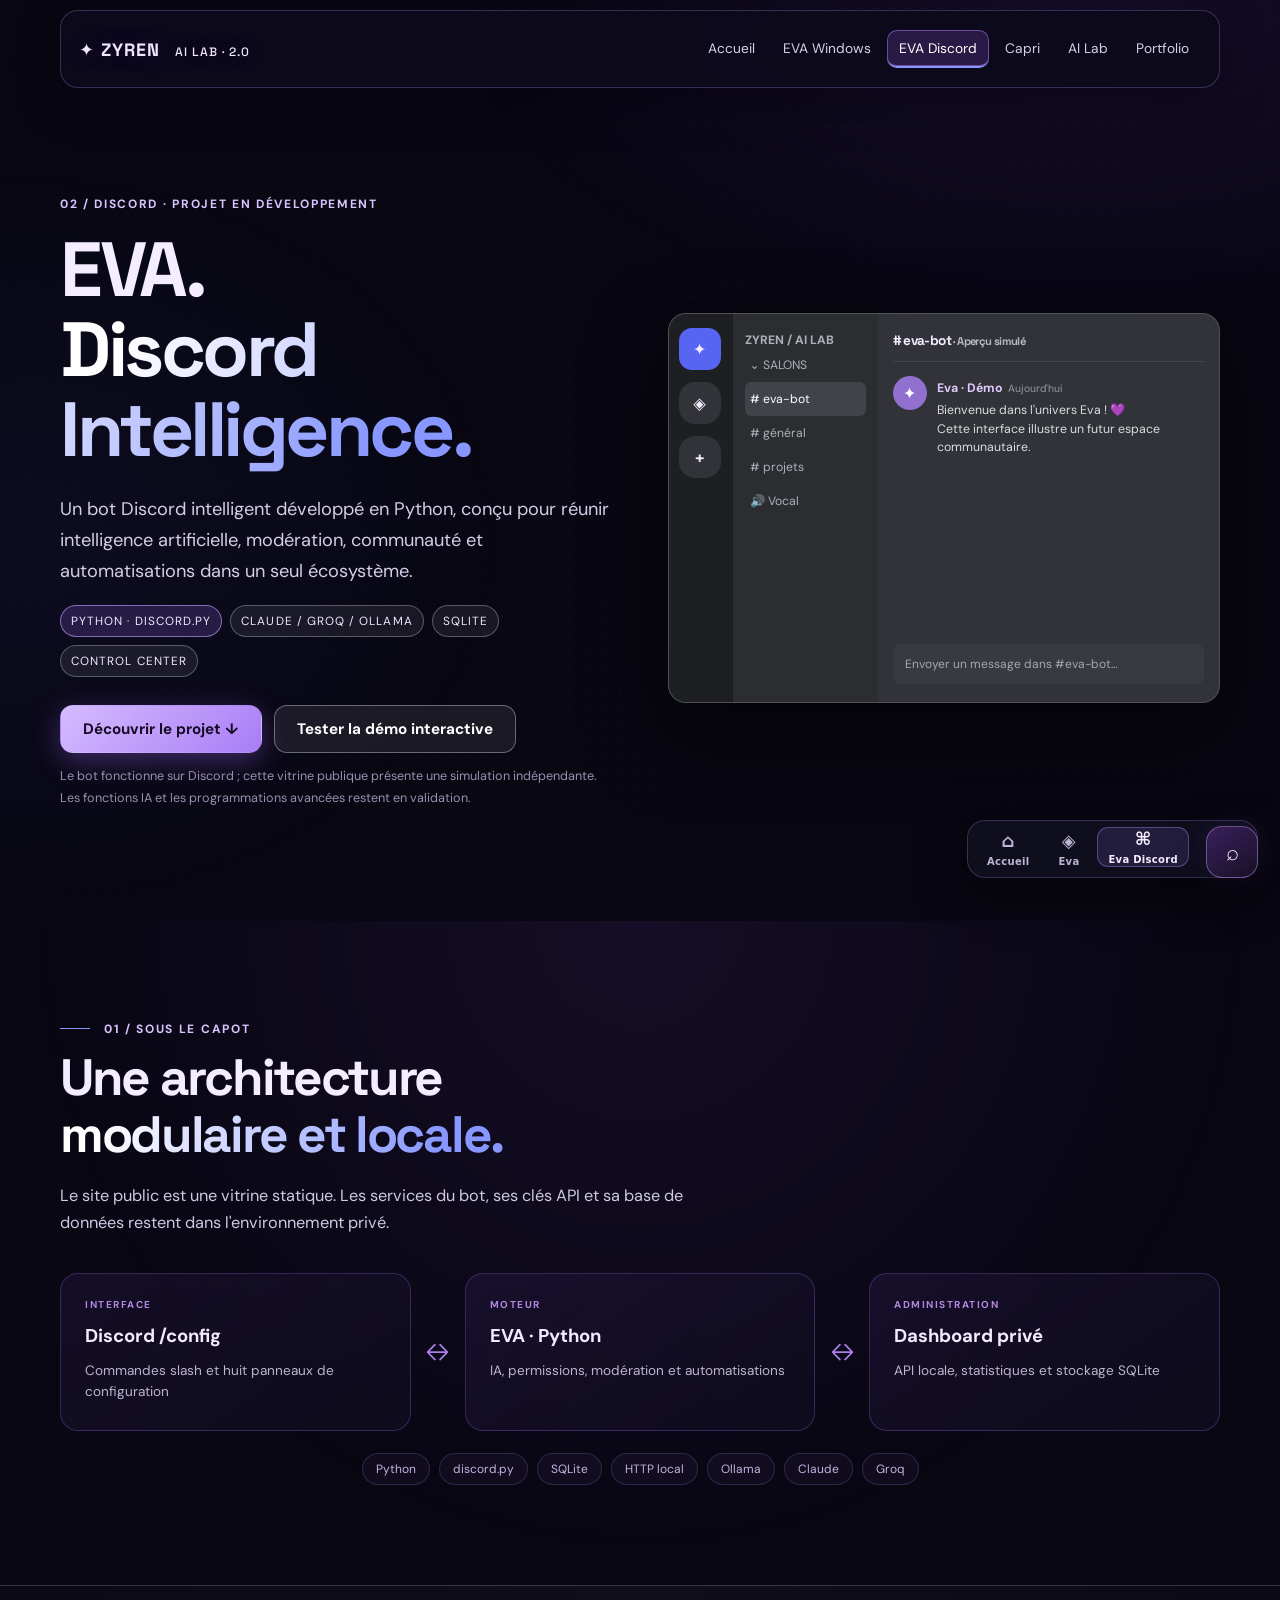
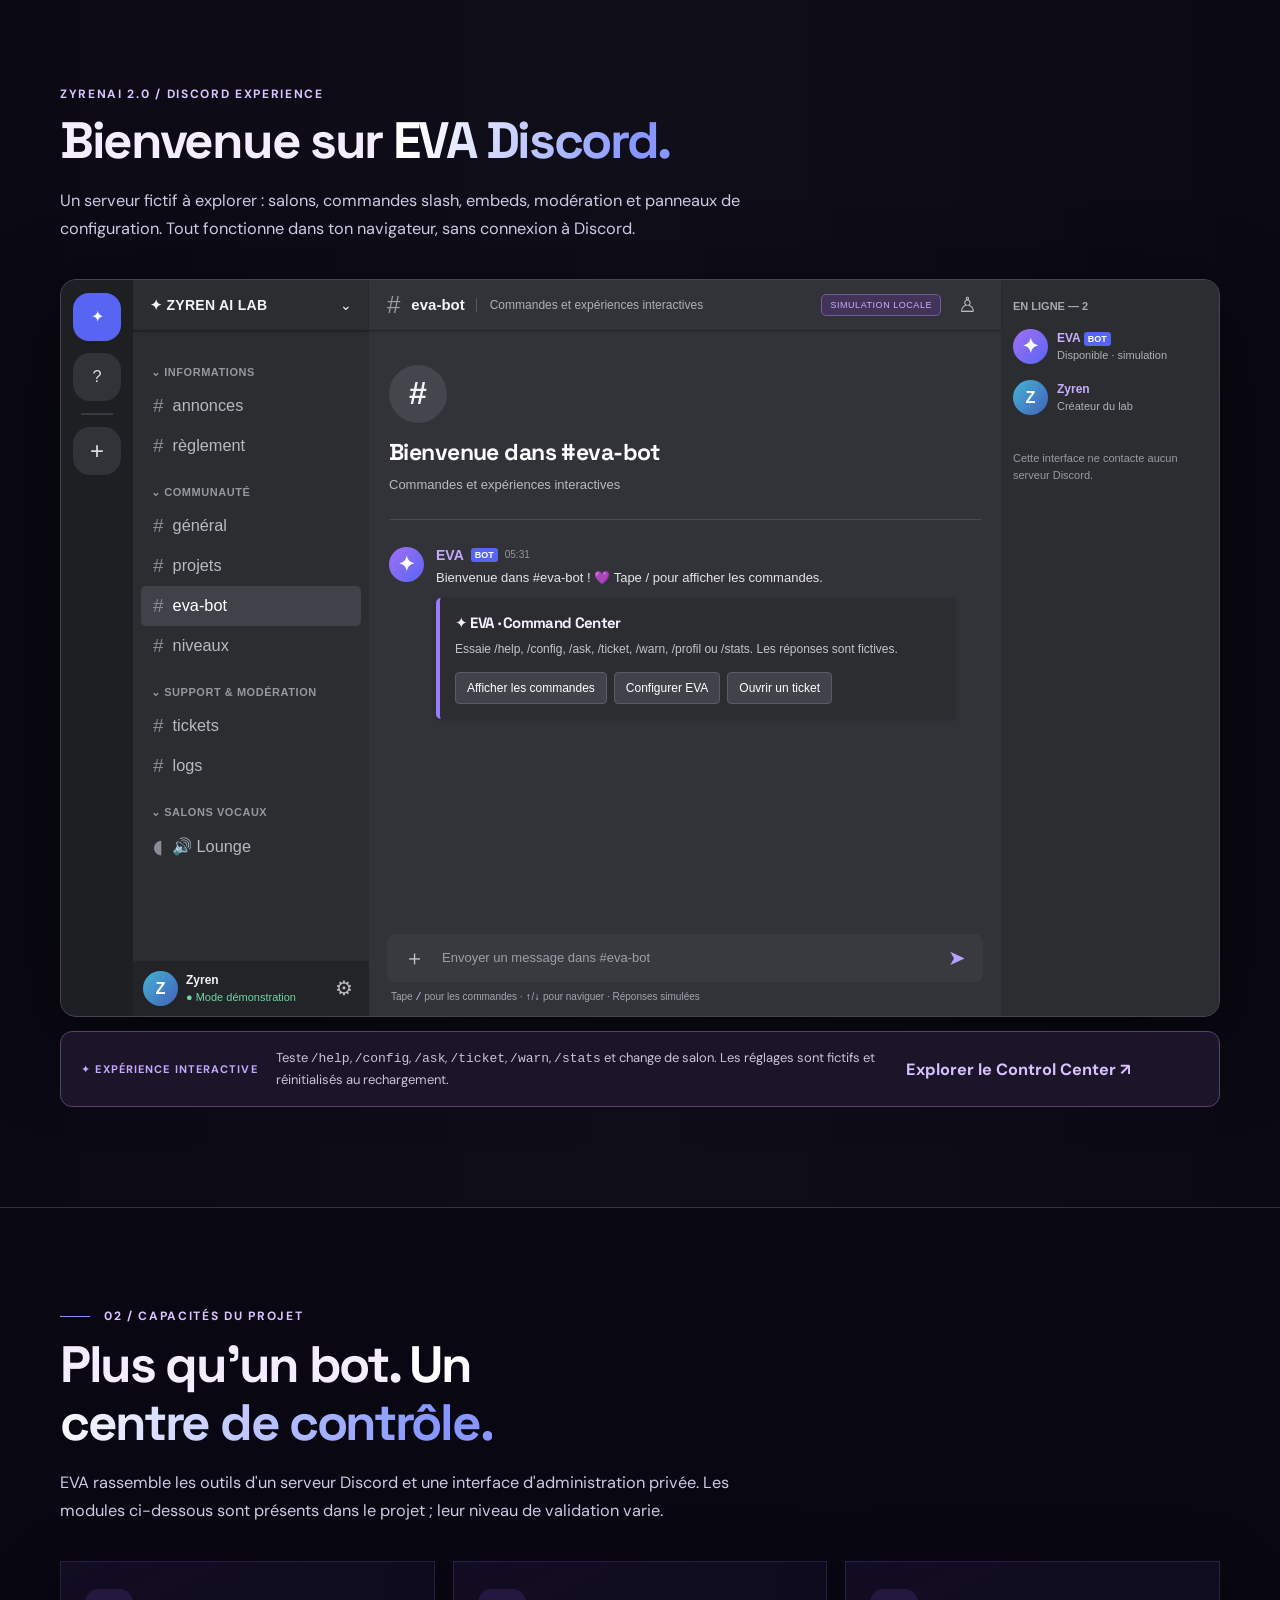
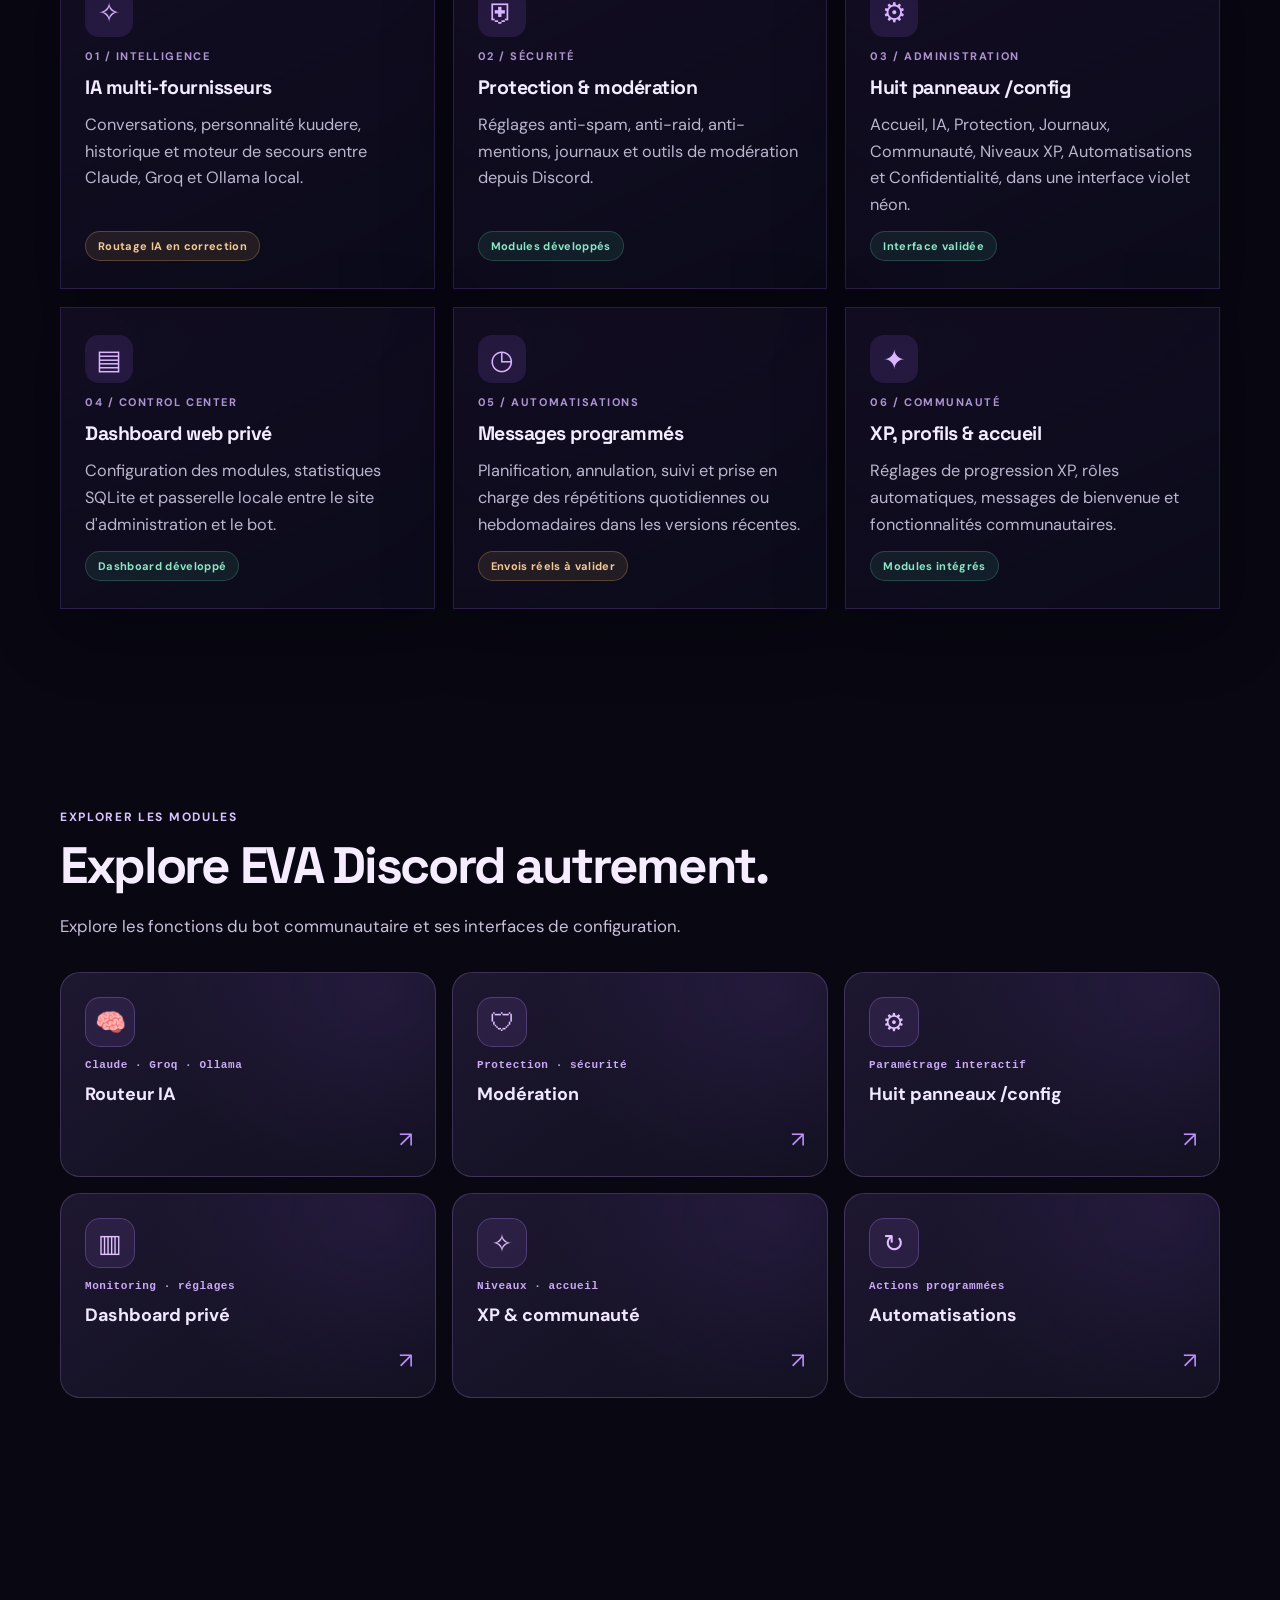
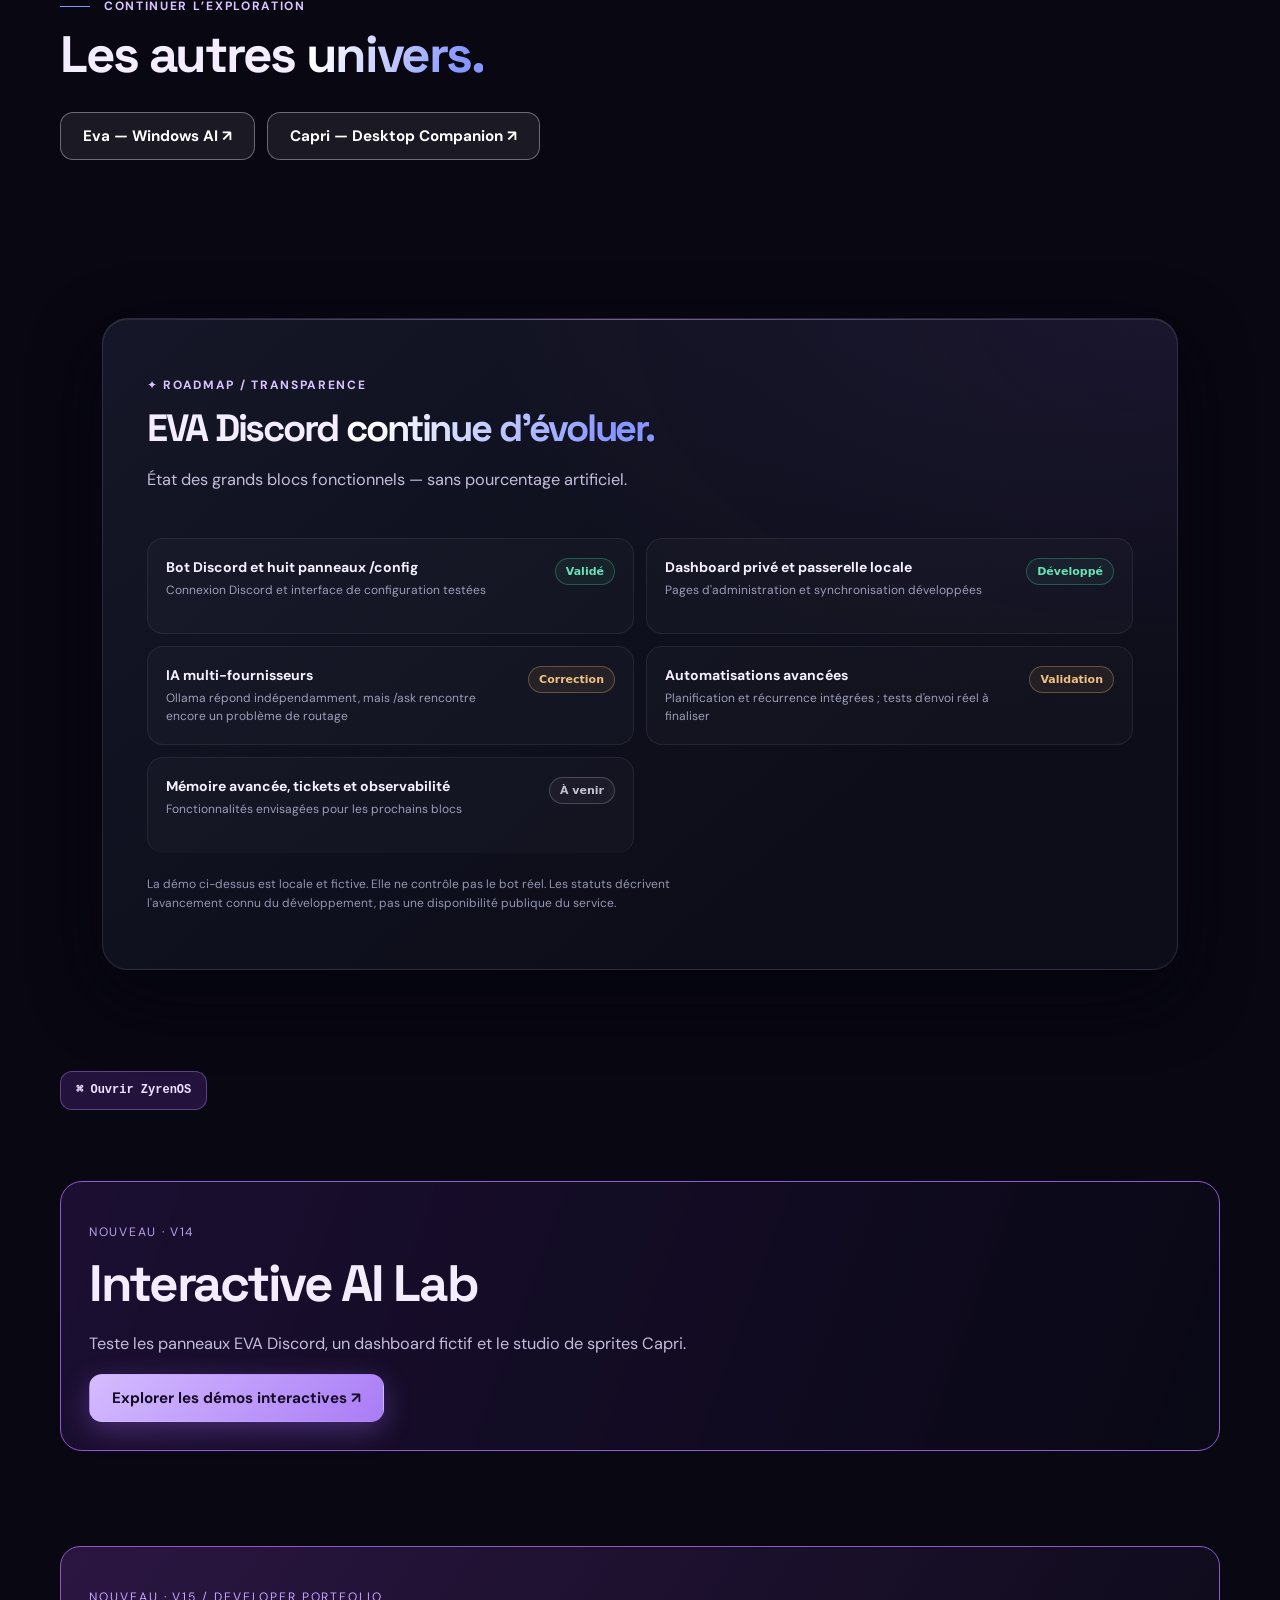
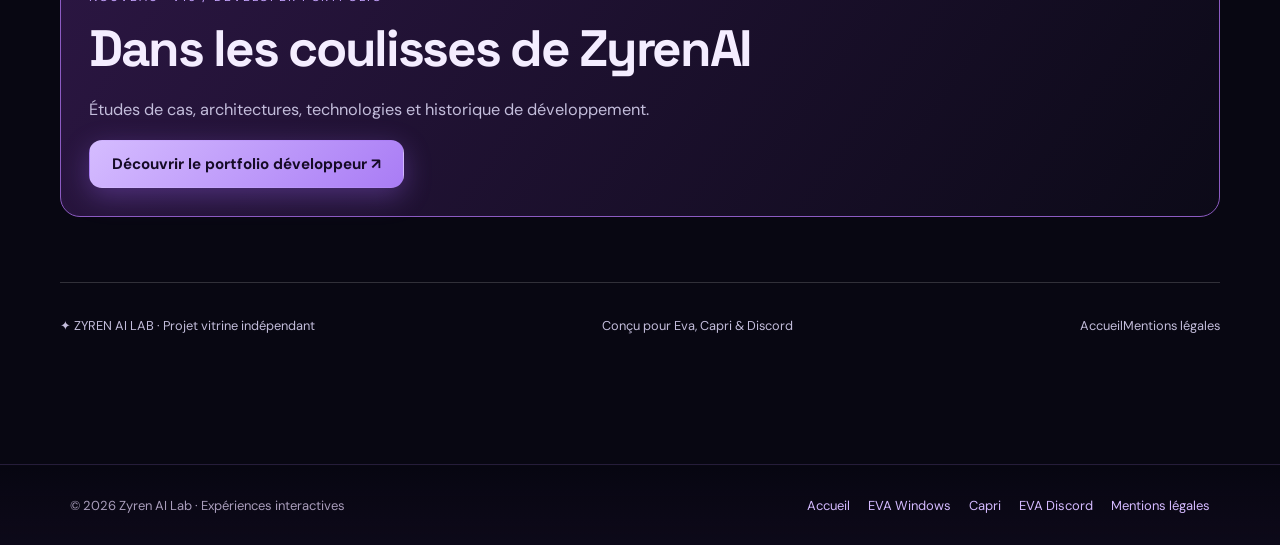
<file: discord.html>
<!DOCTYPE html>

<html lang="fr"><head><meta charset="utf-8"/><meta content="width=device-width,initial-scale=1" name="viewport"/><meta content="#080812" name="theme-color"/><meta content="EVA Discord : bot Python avec IA multi-fournisseurs, modération, automatisations, niveaux XP et dashboard privé. Découvrez son architecture et une démo interactive." name="description"/><title>Eva Discord — Zyren AI Lab</title><meta content="Eva Discord — Zyren AI Lab" property="og:title"/><meta content="Découvrez EVA Discord : assistant communautaire Python, IA, sécurité, automatisations et Control Center privé." property="og:description"/><meta content="website" property="og:type"/><meta content="dark" name="color-scheme"/><link href="data:image/svg+xml,%3Csvg xmlns=%27http://www.w3.org/2000/svg%27 viewBox=%270 0 64 64%27%3E%3Crect width=%2764%27 height=%2764%27 rx=%2716%27 fill=%27%23080812%27/%3E%3Ctext x=%2732%27 y=%2745%27 font-size=%2740%27 text-anchor=%27middle%27 fill=%27%23b794ff%27%3E%E2%9C%A6%3C/text%3E%3C/svg%3E" rel="icon"/><link href="https://fonts.googleapis.com" rel="preconnect"/><link crossorigin="" href="https://fonts.gstatic.com" rel="preconnect"/><link href="https://fonts.googleapis.com/css2?family=DM+Sans:wght@400;500;600;700&amp;family=Space+Grotesk:wght@400;500;600;700&amp;display=swap" rel="stylesheet"/><noscript><style>.reveal{opacity:1;transform:none}</style></noscript><link href="css/global.css?v=2.0" rel="stylesheet"/><link href="css/discord.css?v=2.0" rel="stylesheet"/><link href="css/v6.css?v=2.0" rel="stylesheet"/><link href="css/v7.css?v=2.0" rel="stylesheet"/><link href="css/v8.css?v=2.0" rel="stylesheet"/><link href="css/v11.css?v=2.0" rel="stylesheet"/><link href="css/design.css?v=2.0" rel="stylesheet"/><link href="css/v12.css?v=2.0" rel="stylesheet"/><link href="css/eva-discord-v12.css?v=2.0" rel="stylesheet"/><link href="css/v13.css?v=2.0" rel="stylesheet"/><link href="css/refinement-v15.css" rel="stylesheet"/><link href="css/feature-explorer-v15.css" rel="stylesheet"/><link href="css/zyren-2.0.css" rel="stylesheet"/><meta content="Zyren AI Lab 2.0" name="application-name"/><link href="css/discord-simulator-2.css?v=2.0-configfix" rel="stylesheet"/></head><body class="v6-page discord"><header class="nav container"><a class="brand" href="index.html">✦ ZYREN <span>AI LAB · 2.0</span></a><nav aria-label="Navigation principale" class="nav-links"><a href="index.html">Accueil</a><a href="eva.html">EVA Windows</a><a aria-current="page" class="active" href="discord.html">EVA Discord</a><a href="capri.html">Capri</a><a href="lab.html">AI Lab</a><a href="portfolio.html">Portfolio</a></nav><button aria-expanded="false" aria-label="Ouvrir le menu" class="nav-menu" data-menu="">☰</button></header><main><section class="hero container hero-split"><div class="hero-copy reveal"><div class="eyebrow">02 / DISCORD · PROJET EN DÉVELOPPEMENT</div><h1>EVA.<br/><span class="gradient">Discord Intelligence.</span></h1><p class="lead">Un bot Discord intelligent développé en Python, conçu pour réunir intelligence artificielle, modération, communauté et automatisations dans un seul écosystème.</p><div class="tags"><span class="tag accent">Python · discord.py</span><span class="tag">Claude / Groq / Ollama</span><span class="tag">SQLite</span><span class="tag">Control Center</span></div><div class="actions"><a class="btn primary" href="#features">Découvrir le projet ↓</a><a class="btn ghost" href="#demo">Tester la démo interactive</a></div><p class="note">Le bot fonctionne sur Discord ; cette vitrine publique présente une simulation indépendante. Les fonctions IA et les programmations avancées restent en validation.</p></div><div class="stage reveal" style="display:grid;align-items:center"><div class="discord-window"><div class="discord-servers"><div class="server selected">✦</div><div class="server">◈</div><div class="server">+</div></div><div class="discord-channels"><strong>ZYREN / AI LAB</strong><div>⌄ SALONS</div><div class="chosen"># eva-bot</div><div># général</div><div># projets</div><div>🔊 Vocal</div></div><div class="discord-messages" data-discord-log=""><h4># eva-bot <span style="font-size:.7rem;color:#b7b9c0"> · Aperçu simulé</span></h4><div class="discord-message"><div class="discord-avatar">✦</div><div><strong>Eva · Démo</strong><time>Aujourd'hui</time><p>Bienvenue dans l'univers Eva ! 💜<br/>Cette interface illustre un futur espace communautaire.</p></div></div><div class="discord-input">Envoyer un message dans #eva-bot…</div></div></div></div></section><section class="section eva-architecture" id="architecture"><div class="container"><div class="section-head reveal"><div class="eyebrow section-index">01 / SOUS LE CAPOT</div><h2>Une architecture <span class="gradient">modulaire et locale.</span></h2><p>Le site public est une vitrine statique. Les services du bot, ses clés API et sa base de données restent dans l'environnement privé.</p></div><div class="eva-arch-grid"><div class="eva-arch-card"><span>INTERFACE</span><strong>Discord /config</strong><small>Commandes slash et huit panneaux de configuration</small></div><div class="eva-arch-arrow">↔</div><div class="eva-arch-card"><span>MOTEUR</span><strong>EVA · Python</strong><small>IA, permissions, modération et automatisations</small></div><div class="eva-arch-arrow">↔</div><div class="eva-arch-card"><span>ADMINISTRATION</span><strong>Dashboard privé</strong><small>API locale, statistiques et stockage SQLite</small></div></div><div class="eva-tech-row"><span>Python</span><span>discord.py</span><span>SQLite</span><span>HTTP local</span><span>Ollama</span><span>Claude</span><span>Groq</span></div></div></section><section class="section section-alt" id="demo"><div class="container zdc-section"><div class="section-head"><div class="eyebrow">ZyrenAI 2.0 / DISCORD EXPERIENCE</div><h2>Bienvenue sur <span class="gradient">EVA Discord.</span></h2><p>Un serveur fictif à explorer : salons, commandes slash, embeds, modération et panneaux de configuration. Tout fonctionne dans ton navigateur, sans connexion à Discord.</p></div><div aria-label="Simulateur EVA Discord" class="zdc-app" id="zdcApp"><aside aria-label="Serveurs" class="zdc-rail"><button aria-label="Serveur Zyren AI Lab" class="zdc-server zdc-active" title="Zyren AI Lab">✦</button><button aria-label="À propos du simulateur" class="zdc-server" id="zdcServerInfo" title="À propos">?</button><div class="zdc-rail-sep"></div><a aria-label="AI Lab" class="zdc-server" href="lab.html" title="AI Lab">+</a></aside><aside class="zdc-side" id="zdcSidebar"><div class="zdc-server-head"><strong>✦ ZYREN AI LAB</strong><span>⌄</span></div><div class="zdc-channels" id="zdcChannels"></div><div class="zdc-self"><div class="zdc-avatar zdc-user">Z</div><span><b>Zyren</b><small>● Mode démonstration</small></span><button aria-label="Paramètres" id="zdcSettings">⚙</button></div></aside><div class="zdc-main"><header class="zdc-top"><button aria-label="Afficher les salons" class="zdc-mobile-toggle" id="zdcMobileToggle">☰</button><span class="zdc-hash">#</span><strong id="zdcTitle">eva-bot</strong><span class="zdc-topic" id="zdcTopic">Commandes et expériences interactives</span><span class="zdc-demo-label">SIMULATION LOCALE</span><button aria-label="Afficher les membres" id="zdcToggleMembers" title="Afficher/masquer les membres">♙</button></header><div aria-live="polite" class="zdc-feed" id="zdcFeed"></div><div class="zdc-bottom"><div class="zdc-suggestions" hidden="" id="zdcSuggestions"></div><form class="zdc-form" id="zdcForm"><button aria-label="Afficher les commandes" id="zdcPlus" type="button">＋</button><input aria-label="Message ou commande" autocomplete="off" id="zdcInput" maxlength="500" placeholder="Envoyer un message dans #eva-bot"/><button aria-label="Envoyer" type="submit">➤</button></form><div class="zdc-footnote">Tape <kbd>/</kbd> pour les commandes · <kbd>↑</kbd>/<kbd>↓</kbd> pour naviguer · Réponses simulées</div></div></div><aside class="zdc-members" id="zdcMembers"><div class="zdc-member-label">EN LIGNE — 2</div><div class="zdc-member"><div class="zdc-avatar zdc-eva">✦</div><span><b>EVA <em>BOT</em></b><small>Disponible · simulation</small></span></div><div class="zdc-member"><div class="zdc-avatar zdc-user">Z</div><span><b>Zyren</b><small>Créateur du lab</small></span></div><div class="zdc-member-note">Cette interface ne contacte aucun serveur Discord.</div></aside></div><div class="zdc-explain"><span>✦ EXPÉRIENCE INTERACTIVE</span><p>Teste <code>/help</code>, <code>/config</code>, <code>/ask</code>, <code>/ticket</code>, <code>/warn</code>, <code>/stats</code> et change de salon. Les réglages sont fictifs et réinitialisés au rechargement.</p><a href="lab.html">Explorer le Control Center ↗</a></div></div><div class="zdc-modal-backdrop" hidden="" id="zdcModal"><div aria-labelledby="zdcModalTitle" aria-modal="true" class="zdc-modal" role="dialog"><div class="zdc-modal-head"><h3 id="zdcModalTitle">Configuration EVA</h3><button aria-label="Fermer" id="zdcModalClose">✕</button></div><div id="zdcModalBody"></div></div></div></section><section class="section" id="features"><div class="container"><div class="section-head reveal"><div class="eyebrow section-index">02 / CAPACITÉS DU PROJET</div><h2>Plus qu'un bot. <span class="gradient">Un centre de contrôle.</span></h2><p>EVA rassemble les outils d'un serveur Discord et une interface d'administration privée. Les modules ci-dessous sont présents dans le projet ; leur niveau de validation varie.</p></div><div class="eva-feature-grid">
<article class="eva-feature panel reveal"><div class="eva-feature-icon">✧</div><span class="eva-kicker">01 / INTELLIGENCE</span><h3>IA multi-fournisseurs</h3><p>Conversations, personnalité kuudere, historique et moteur de secours entre Claude, Groq et Ollama local.</p><span class="eva-state eva-state-testing">Routage IA en correction</span></article>
<article class="eva-feature panel reveal"><div class="eva-feature-icon">⛨</div><span class="eva-kicker">02 / SÉCURITÉ</span><h3>Protection &amp; modération</h3><p>Réglages anti-spam, anti-raid, anti-mentions, journaux et outils de modération depuis Discord.</p><span class="eva-state eva-state-built">Modules développés</span></article>
<article class="eva-feature panel reveal"><div class="eva-feature-icon">⚙</div><span class="eva-kicker">03 / ADMINISTRATION</span><h3>Huit panneaux /config</h3><p>Accueil, IA, Protection, Journaux, Communauté, Niveaux XP, Automatisations et Confidentialité, dans une interface violet néon.</p><span class="eva-state eva-state-built">Interface validée</span></article>
<article class="eva-feature panel reveal"><div class="eva-feature-icon">▤</div><span class="eva-kicker">04 / CONTROL CENTER</span><h3>Dashboard web privé</h3><p>Configuration des modules, statistiques SQLite et passerelle locale entre le site d'administration et le bot.</p><span class="eva-state eva-state-built">Dashboard développé</span></article>
<article class="eva-feature panel reveal"><div class="eva-feature-icon">◷</div><span class="eva-kicker">05 / AUTOMATISATIONS</span><h3>Messages programmés</h3><p>Planification, annulation, suivi et prise en charge des répétitions quotidiennes ou hebdomadaires dans les versions récentes.</p><span class="eva-state eva-state-testing">Envois réels à valider</span></article>
<article class="eva-feature panel reveal"><div class="eva-feature-icon">✦</div><span class="eva-kicker">06 / COMMUNAUTÉ</span><h3>XP, profils &amp; accueil</h3><p>Réglages de progression XP, rôles automatiques, messages de bienvenue et fonctionnalités communautaires.</p><span class="eva-state eva-state-built">Modules intégrés</span></article>
</div></div></section><section class="section feature-explorer-section" id="video"><div class="container"><div class="feature-explorer-head"><div class="eyebrow">EXPLORER LES MODULES</div><h2>Explore EVA Discord autrement.</h2><p>Explore les fonctions du bot communautaire et ses interfaces de configuration.</p></div><div class="feature-explorer-grid"><button aria-controls="feature-detail-discord" aria-expanded="false" class="feature-explorer-card" data-feature-detail="Plusieurs fournisseurs envisagés, avec mécanismes de repli. La commande /ask reste en diagnostic : la simulation n’est pas un bot connecté." data-feature-link="lab.html" data-feature-title="Routeur IA" type="button"><span class="feature-card-icon">🧠</span><span class="feature-card-tag">Claude · Groq · Ollama</span><strong>Routeur IA</strong><span class="feature-card-arrow">↗</span></button><button aria-controls="feature-detail-discord" aria-expanded="false" class="feature-explorer-card" data-feature-detail="Modules de protection et configuration des règles par serveur. Les interactions sur ce site restent fictives." data-feature-link="lab.html" data-feature-title="Modération" type="button"><span class="feature-card-icon">🛡</span><span class="feature-card-tag">Protection · sécurité</span><strong>Modération</strong><span class="feature-card-arrow">↗</span></button><button aria-controls="feature-detail-discord" aria-expanded="false" class="feature-explorer-card" data-feature-detail="IA, protection, journaux, communauté, XP, automatisations, confidentialité et accueil : explore les réglages simulés." data-feature-link="lab.html" data-feature-title="Huit panneaux /config" type="button"><span class="feature-card-icon">⚙</span><span class="feature-card-tag">Paramétrage interactif</span><strong>Huit panneaux /config</strong><span class="feature-card-arrow">↗</span></button><button aria-controls="feature-detail-discord" aria-expanded="false" class="feature-explorer-card" data-feature-detail="Tableau de bord local développé pour piloter les services, distinct de sa démonstration publique." data-feature-link="lab.html" data-feature-title="Dashboard privé" type="button"><span class="feature-card-icon">▥</span><span class="feature-card-tag">Monitoring · réglages</span><strong>Dashboard privé</strong><span class="feature-card-arrow">↗</span></button><button aria-controls="feature-detail-discord" aria-expanded="false" class="feature-explorer-card" data-feature-detail="Systèmes communautaires et événements configurables, présentés dans le laboratoire." data-feature-link="lab.html" data-feature-title="XP &amp; communauté" type="button"><span class="feature-card-icon">✧</span><span class="feature-card-tag">Niveaux · accueil</span><strong>XP &amp; communauté</strong><span class="feature-card-arrow">↗</span></button><button aria-controls="feature-detail-discord" aria-expanded="false" class="feature-explorer-card" data-feature-detail="Scénarios et actions automatisées en développement. Aucune action réelle ne part du site." data-feature-link="lab.html" data-feature-title="Automatisations" type="button"><span class="feature-card-icon">↻</span><span class="feature-card-tag">Actions programmées</span><strong>Automatisations</strong><span class="feature-card-arrow">↗</span></button></div><div aria-live="polite" class="feature-explorer-detail" hidden="" id="feature-detail-discord"><div class="feature-detail-top"><span class="feature-detail-label">MODULE SÉLECTIONNÉ</span><button aria-label="Fermer le détail" class="feature-detail-close" type="button">×</button></div><h3></h3><p></p><a class="feature-detail-link" href="#">Explorer la démonstration ↗</a><span class="feature-detail-disclaimer">Présentation illustrative · aucune connexion aux applications privées</span></div></div></section><section class="section"><div class="container"><div class="eyebrow section-index">Continuer l’exploration</div><h2>Les autres <span class="gradient">univers.</span></h2><div class="actions"><a class="btn ghost" href="eva.html">Eva — Windows AI ↗</a><a class="btn ghost" href="capri.html">Capri — Desktop Companion ↗</a></div></div></section><section aria-labelledby="progression-title" class="project-status-section" id="progression"><div class="project-status-shell"><div class="project-status-head"><div><p class="eyebrow">✦ ROADMAP / TRANSPARENCE</p><h2 id="progression-title">EVA Discord <span class="gradient">continue d'évoluer.</span></h2><p>État des grands blocs fonctionnels — sans pourcentage artificiel.</p></div></div><div class="project-status-list"><div class="project-status-row"><div><strong>Bot Discord et huit panneaux /config</strong><small>Connexion Discord et interface de configuration testées</small></div><span class="project-status-badge">Validé</span></div><div class="project-status-row"><div><strong>Dashboard privé et passerelle locale</strong><small>Pages d'administration et synchronisation développées</small></div><span class="project-status-badge">Développé</span></div><div class="project-status-row"><div><strong>IA multi-fournisseurs</strong><small>Ollama répond indépendamment, mais /ask rencontre encore un problème de routage</small></div><span class="project-status-badge wip">Correction</span></div><div class="project-status-row"><div><strong>Automatisations avancées</strong><small>Planification et récurrence intégrées ; tests d'envoi réel à finaliser</small></div><span class="project-status-badge wip">Validation</span></div><div class="project-status-row"><div><strong>Mémoire avancée, tickets et observabilité</strong><small>Fonctionnalités envisagées pour les prochains blocs</small></div><span class="project-status-badge pending">À venir</span></div></div><p class="project-status-disclaimer">La démo ci-dessus est locale et fictive. Elle ne contrôle pas le bot réel. Les statuts décrivent l'avancement connu du développement, pas une disponibilité publique du service.</p></div></section><div class="container" style="padding:16px 0 36px"><button class="zy13-terminal-launch" data-zy13-terminal="" type="button">⌘ Ouvrir ZyrenOS</button></div><section class="container" style="padding:35px 0 60px"><div style="border:1px solid #8e58d6;border-radius:22px;padding:28px;background:linear-gradient(110deg,rgba(99,44,164,.22),rgba(10,9,22,.92))"><p style="color:#b9a0e9;letter-spacing:.14em;font-size:.76rem">NOUVEAU · V14</p><h2>Interactive AI Lab</h2><p>Teste les panneaux EVA Discord, un dashboard fictif et le studio de sprites Capri.</p><a class="btn primary" href="lab.html">Explorer les démos interactives ↗</a></div></section><section class="container" style="padding:35px 0 65px"><div style="border:1px solid #8c5bc2;border-radius:20px;padding:28px;background:linear-gradient(125deg,#2b1642,#0c0a18)"><p style="color:#c6a4ff;letter-spacing:.16em;font-size:.76rem">NOUVEAU · V15 / DEVELOPER PORTFOLIO</p><h2>Dans les coulisses de ZyrenAI</h2><p>Études de cas, architectures, technologies et historique de développement.</p><a class="btn primary" href="portfolio.html">Découvrir le portfolio développeur ↗</a></div></section></main><footer class="footer container"><span>✦ ZYREN AI LAB · Projet vitrine indépendant</span><span>Conçu pour Eva, Capri &amp; Discord</span><nav aria-label="Liens du pied de page"><a href="index.html">Accueil</a><a href="mentions-legales.html">Mentions légales</a></nav></footer><script defer="" src="js/main.js?v=2.0"></script><script defer="" src="js/discord.js?v=2.0"></script><script defer="" src="js/site-v6.js?v=2.0"></script><script defer="" src="js/progress-v7.js?v=2.0"></script><script defer="" src="js/uiverse-v8.js?v=2.0"></script><script defer="" src="js/site-v11.js?v=2.0"></script><script defer="" src="js/site-v12.js?v=2.0"></script><script defer="" src="js/site-v13.js?v=2.0"></script><script defer="True" src="js/feature-explorer-v15.js"></script><script defer="True" src="js/zyren-2.0.js"></script><script defer="" src="js/discord-simulator-2.js?v=2.0-configfix"></script></body></html>
</file>
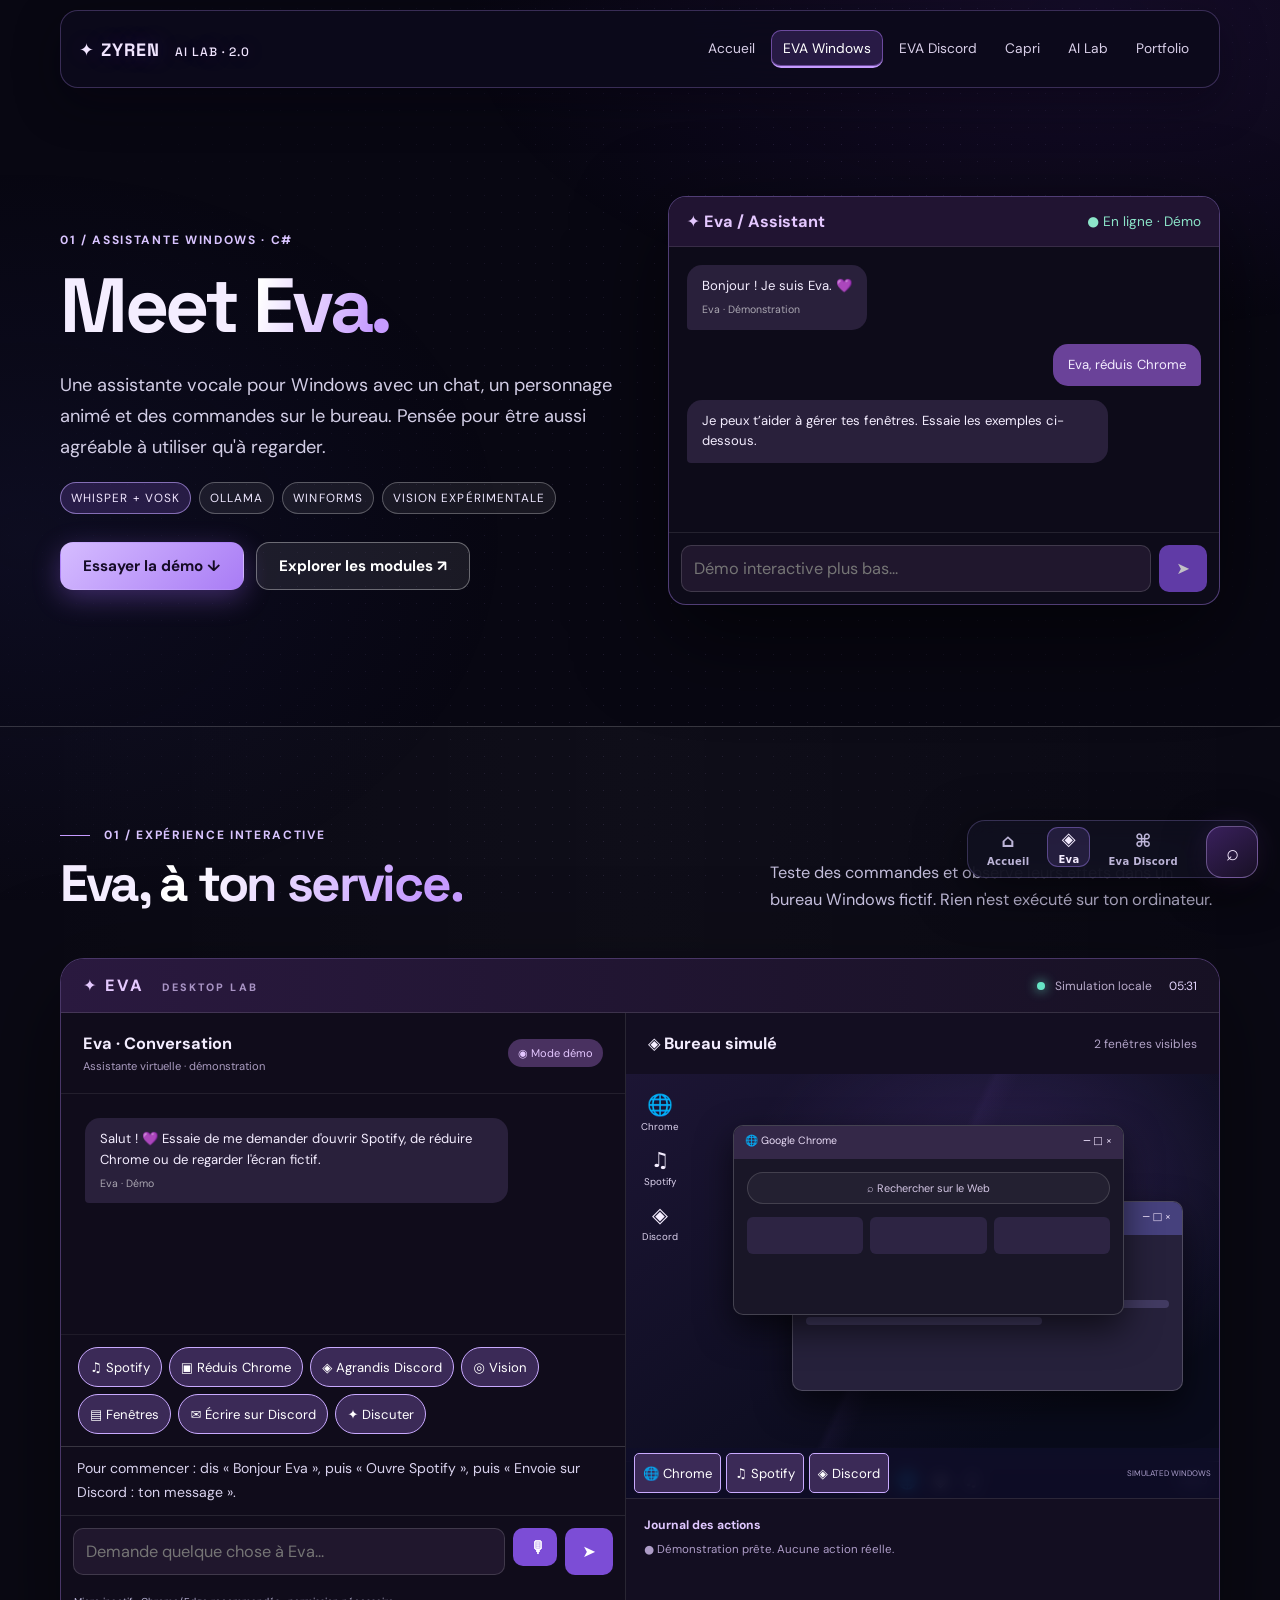
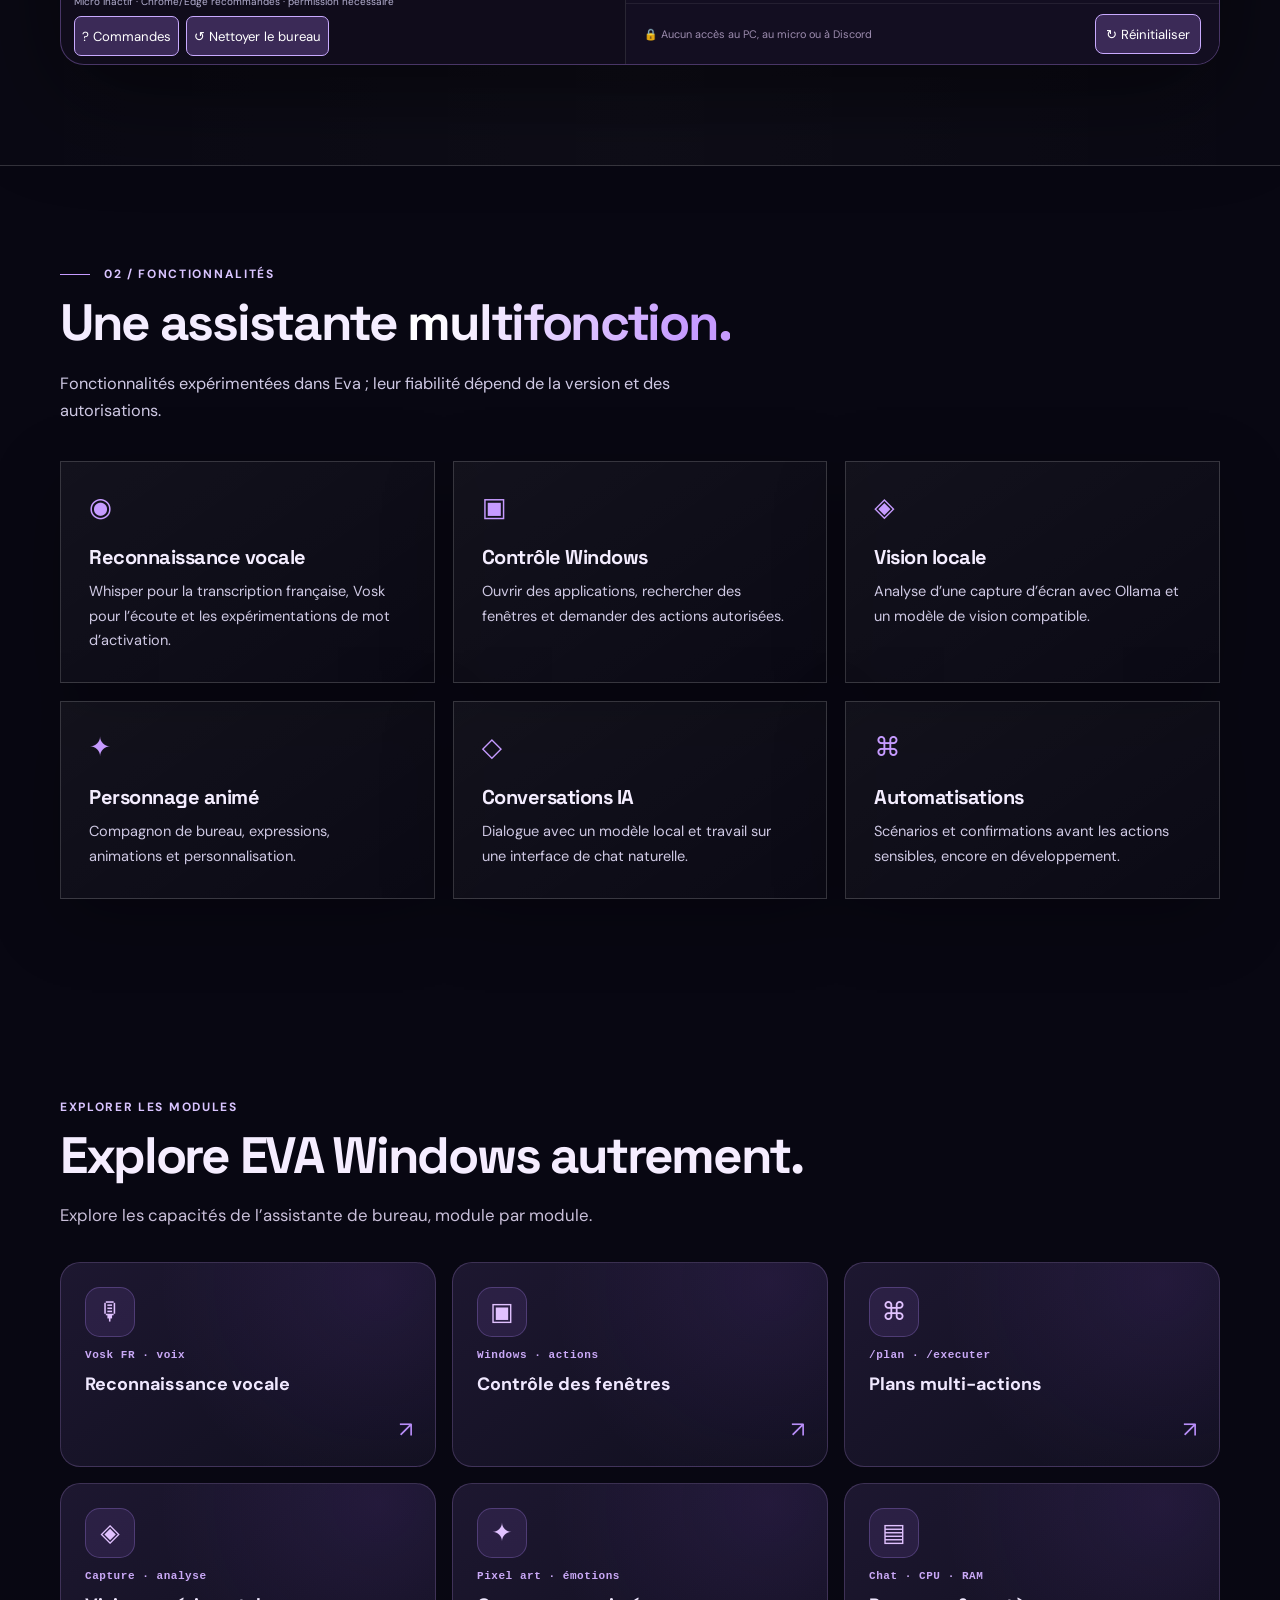
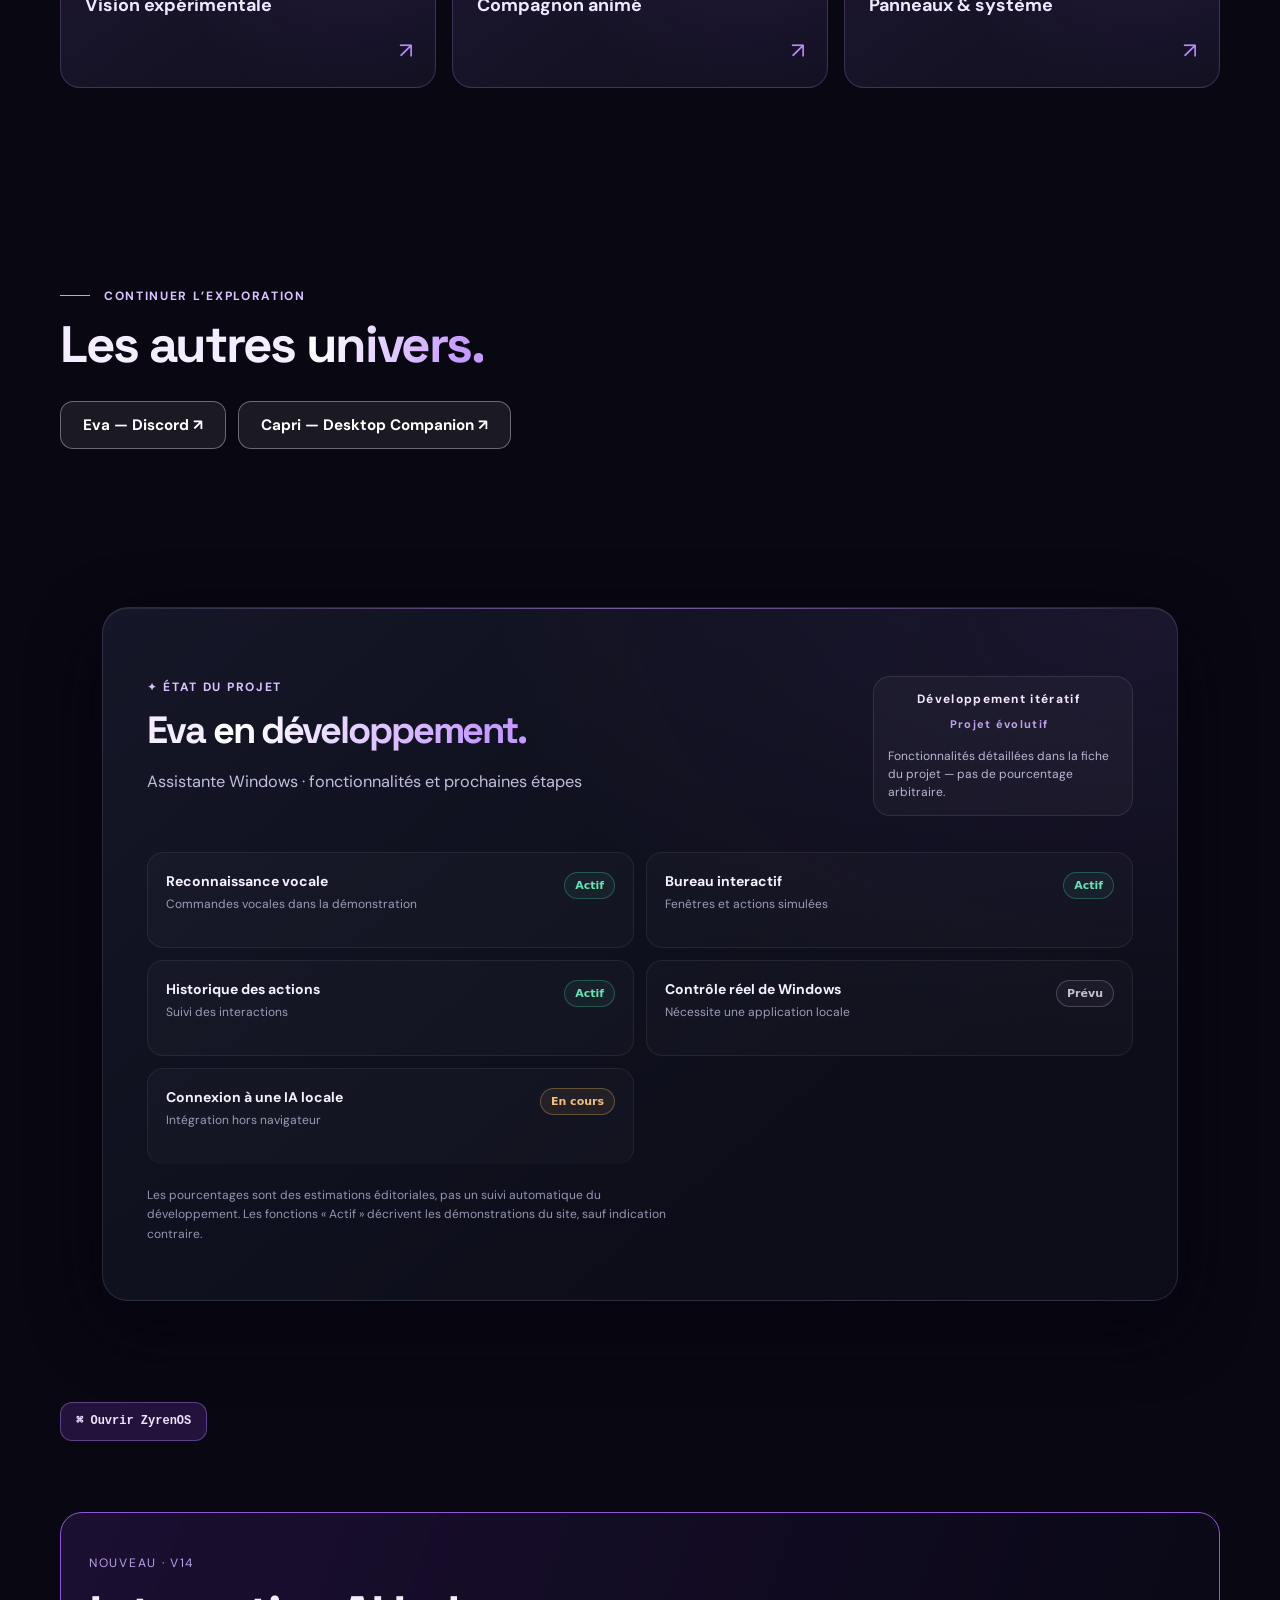
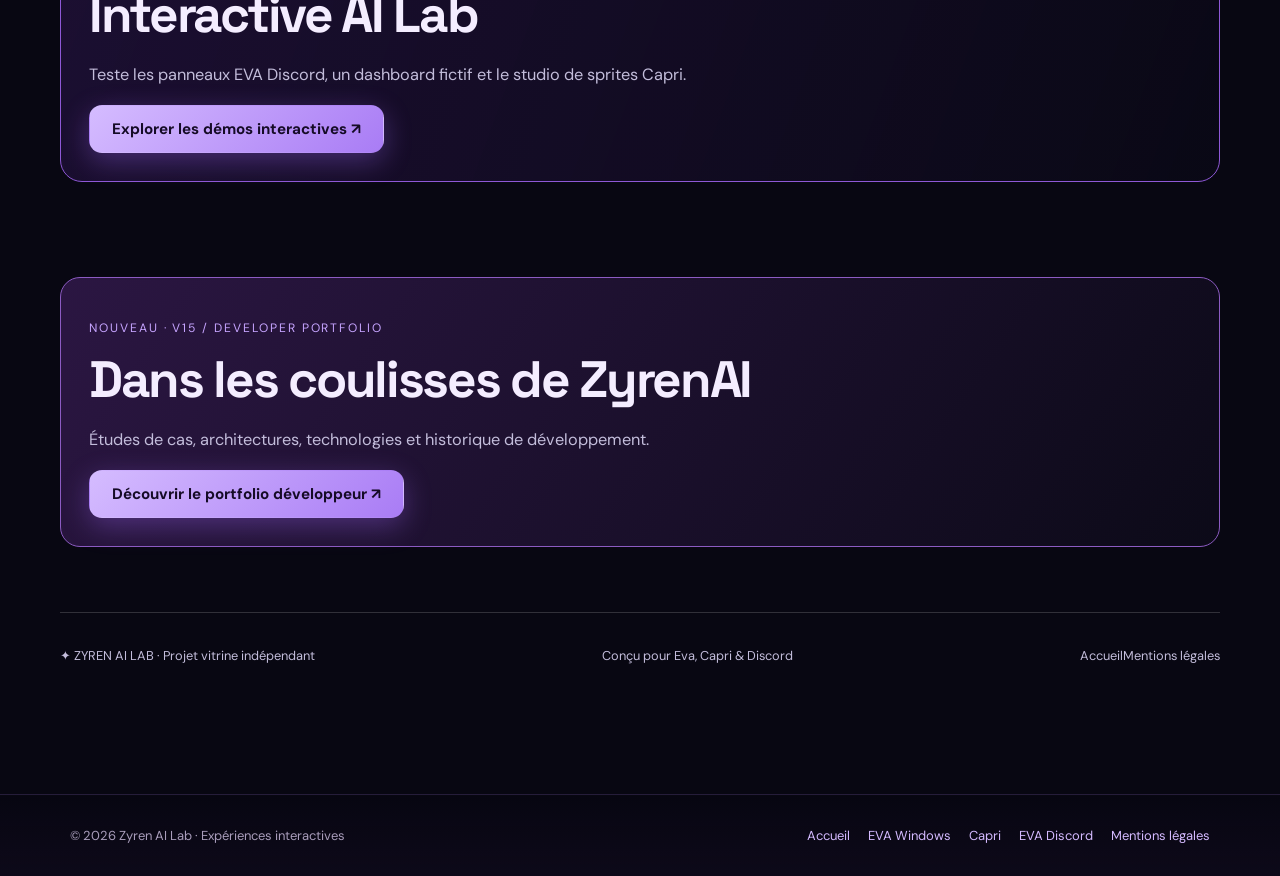
<file: eva.html>
<!DOCTYPE html>

<html lang="fr"><head><meta charset="utf-8"/><meta content="width=device-width,initial-scale=1" name="viewport"/><meta content="#080812" name="theme-color"/><meta content="Eva, assistante vocale pour Windows : démo interactive d'un bureau simulé, commandes vocales et fonctionnalités en développement." name="description"/><title>Eva — Zyren AI Lab</title><meta content="Eva — Zyren AI Lab" property="og:title"/><meta content="Eva, assistante vocale pour Windows : démo interactive d'un bureau simulé, commandes vocales et fonctionnalités en développement." property="og:description"/><meta content="website" property="og:type"/><meta content="dark" name="color-scheme"/><link href="data:image/svg+xml,%3Csvg xmlns=%27http://www.w3.org/2000/svg%27 viewBox=%270 0 64 64%27%3E%3Crect width=%2764%27 height=%2764%27 rx=%2716%27 fill=%27%23080812%27/%3E%3Ctext x=%2732%27 y=%2745%27 font-size=%2740%27 text-anchor=%27middle%27 fill=%27%23b794ff%27%3E%E2%9C%A6%3C/text%3E%3C/svg%3E" rel="icon"/><link href="https://fonts.googleapis.com" rel="preconnect"/><link crossorigin="" href="https://fonts.gstatic.com" rel="preconnect"/><link href="https://fonts.googleapis.com/css2?family=DM+Sans:wght@400;500;600;700&amp;family=Space+Grotesk:wght@400;500;600;700&amp;display=swap" rel="stylesheet"/><noscript><style>.reveal{opacity:1;transform:none}</style></noscript><link href="css/global.css?v=2.0" rel="stylesheet"/><link href="css/eva.css?v=2.0" rel="stylesheet"/><link href="css/v6.css?v=2.0" rel="stylesheet"/><link href="css/v7.css?v=2.0" rel="stylesheet"/><link href="css/v8.css?v=2.0" rel="stylesheet"><link href="css/v11.css?v=2.0" rel="stylesheet"><link href="css/design.css?v=2.0" rel="stylesheet"/><link href="css/v12.css?v=2.0" rel="stylesheet"/><link href="css/v13.css?v=2.0" rel="stylesheet"/></link></link><link href="css/refinement-v15.css" rel="stylesheet"/><link href="css/feature-explorer-v15.css" rel="stylesheet"/><link href="css/zyren-2.0.css" rel="stylesheet"/><meta content="Zyren AI Lab 2.0" name="application-name"/></head><body class="v6-page eva"><header class="nav container"><a class="brand" href="index.html">✦ ZYREN <span>AI LAB · 2.0</span></a><nav aria-label="Navigation principale" class="nav-links"><a href="index.html">Accueil</a><a aria-current="page" class="active" href="eva.html">EVA Windows</a><a href="discord.html">EVA Discord</a><a href="capri.html">Capri</a><a href="lab.html">AI Lab</a><a href="portfolio.html">Portfolio</a></nav><button aria-expanded="false" aria-label="Ouvrir le menu" class="nav-menu" data-menu="">☰</button></header><main><section class="hero container hero-split"><div class="hero-copy reveal"><div class="eyebrow">01 / ASSISTANTE WINDOWS · C#</div><h1>Meet <span class="gradient">Eva.</span></h1><p class="lead">Une assistante vocale pour Windows avec un chat, un personnage animé et des commandes sur le bureau. Pensée pour être aussi agréable à utiliser qu'à regarder.</p><div class="tags"><span class="tag accent">Whisper + Vosk</span><span class="tag">Ollama</span><span class="tag">WinForms</span><span class="tag">Vision expérimentale</span></div><div class="actions"><a class="btn primary" href="#demo">Essayer la démo ↓</a><a class="btn ghost" href="#video">Explorer les modules ↗</a></div></div><div class="stage reveal"><div class="eva-app"><div class="eva-app-header"><strong>✦ Eva / Assistant</strong><small>● En ligne · Démo</small></div><div class="eva-chat"><div class="msg eva-msg">Bonjour ! Je suis Eva. 💜<small>Eva · Démonstration</small></div><div class="msg user-msg">Eva, réduis Chrome</div><div class="msg eva-msg">Je peux t’aider à gérer tes fenêtres. Essaie les exemples ci-dessous.</div></div><div class="eva-input"><input aria-label="Aperçu du chat" disabled="" placeholder="Démo interactive plus bas…"/><button disabled="">➤</button></div></div></div></section><section class="section section-alt" id="demo"><div class="container"><div class="demo-heading reveal"><div><div class="eyebrow section-index">01 / Expérience interactive</div><h2>Eva, <span class="gradient">à ton service.</span></h2></div><p>Teste des commandes et observe leurs effets dans un bureau Windows fictif. Rien n'est exécuté sur ton ordinateur.</p></div><div class="eva-lab reveal"><div class="eva-demo-top"><div class="eva-demo-logo">✦ EVA <span>DESKTOP LAB</span></div><div class="eva-demo-state"><span class="status-dot"></span> Simulation locale <span class="eva-demo-clock" data-eva-clock="">--:--</span></div></div><div class="eva-demo-grid"><div class="eva-demo-chat"><div class="eva-demo-title"><div><strong>Eva · Conversation</strong><small>Assistante virtuelle · démonstration</small></div><span class="eva-demo-voice" title="Simulation visuelle uniquement">◉ Mode démo</span></div><div aria-live="polite" class="eva-chat eva-demo-messages" data-eva-chat=""><div class="msg eva-msg">Salut ! 💜 Essaie de me demander d'ouvrir Spotify, de réduire Chrome ou de regarder l'écran fictif.<small>Eva · Démo</small></div></div><div aria-live="polite" class="eva-demo-typing" data-eva-typing="" hidden="">Eva réfléchit <span>● ● ●</span></div><div aria-label="Commandes d'exemple" class="eva-demo-chips"><button data-eva-example="Ouvre Spotify" type="button">♫ Spotify</button><button data-eva-example="Réduis Chrome" type="button">▣ Réduis Chrome</button><button data-eva-example="Agrandis Discord" type="button">◈ Agrandis Discord</button><button data-eva-example="Regarde mon écran" type="button">◎ Vision</button><button data-eva-example="Affiche les fenêtres" type="button">▤ Fenêtres</button><button data-eva-example="Envoie sur Discord : Salut depuis Eva !" type="button">✉ Écrire sur Discord</button><button data-eva-example="Bonjour Eva" type="button">✦ Discuter</button></div><p class="eva-guide">Pour commencer : dis « Bonjour Eva », puis « Ouvre Spotify », puis « Envoie sur Discord : ton message ».</p><form class="eva-input" data-eva-form=""><input aria-label="Message pour la démo Eva" autocomplete="off" data-eva-input="" maxlength="180" placeholder="Demande quelque chose à Eva..." required=""/><button aria-label="Dicter une commande à Eva" class="eva-v6-mic" id="evaVoiceButton" title="Dictée vocale du navigateur" type="button">🎙</button><button aria-label="Envoyer le message" type="submit">➤</button></form><div class="eva-v6-controls"><span id="evaVoiceStatus" role="status">Micro inactif · Chrome/Edge recommandés · permission nécessaire</span><div><button id="evaV6Help" type="button">? Commandes</button><button id="evaV6Clear" type="button">↺ Nettoyer le bureau</button></div></div><div class="eva-v6-help" hidden="" id="evaV6HelpPanel"><strong>Commandes à essayer</strong><p>« Ouvre Spotify » · « Ferme Discord » · « Réduis Chrome » · « Agrandis Spotify » · « Affiche les fenêtres » · « Regarde mon écran » · « Réinitialise le bureau »</p><p>La dictée convertit ta voix en texte. Les actions sont simulées dans le navigateur.</p></div></div><div class="eva-demo-desktop"><div class="eva-desktop-heading"><strong>◈ Bureau simulé</strong><span data-eva-desktop-status="">3 fenêtres ouvertes</span></div><div class="eva-desktop-scene" data-eva-desktop=""><div class="eva-desktop-icons"><div>🌐<small>Chrome</small></div><div>♫<small>Spotify</small></div><div>◈<small>Discord</small></div></div><div class="eva-fake-window chrome" data-eva-window="chrome"><div class="eva-fake-title"><span>🌐 Google Chrome</span><span>─ □ ×</span></div><div class="eva-fake-content"><div class="eva-fake-search">⌕ Rechercher sur le Web</div><div class="eva-fake-cards"><i></i><i></i><i></i></div></div></div><div class="eva-fake-window discord" data-eva-window="discord"><div class="eva-fake-title"><span>◈ Discord</span><span>─ □ ×</span></div><div class="eva-fake-content"><b># général</b><p>Bienvenue dans la démo d'Eva ✦</p><div class="eva-fake-line"></div><div class="eva-fake-line short"></div></div></div><div class="eva-fake-window spotify" data-eva-window="spotify" hidden=""><div class="eva-fake-title"><span>♫ Spotify</span><span>─ □ ×</span></div><div class="eva-fake-content"><div class="eva-fake-album">♫</div><b>Musique prête</b><small>Lecteur fictif</small></div></div><div class="eva-fake-vision" data-eva-vision="" hidden=""><span>◎ ANALYSE SIMULÉE</span><p>Deux fenêtres visibles sur un bureau fictif. Aucune capture de ton écran réel.</p></div><div class="eva-fake-taskbar"><span>⊞</span><span>🌐</span><span>◈</span><span>♫</span><small>DEMO</small></div><div class="eva-v6-taskbar"><button data-eva-task="chrome" type="button">🌐 Chrome</button><button data-eva-task="spotify" type="button">♫ Spotify</button><button data-eva-task="discord" type="button">◈ Discord</button><span>SIMULATED WINDOWS</span></div></div><div class="eva-demo-log"><strong>Journal des actions</strong><div aria-live="polite" data-eva-log=""><div>● Démonstration prête. Aucune action réelle.</div></div></div><div class="eva-demo-footer"><span>🔒 Aucun accès au PC, au micro ou à Discord</span><button data-eva-reset="" type="button">↻ Réinitialiser</button></div></div></div></div></div></section><section class="section"><div class="container"><div class="section-head reveal"><div class="eyebrow section-index">02 / Fonctionnalités</div><h2>Une assistante <span class="gradient">multifonction.</span></h2><p>Fonctionnalités expérimentées dans Eva ; leur fiabilité dépend de la version et des autorisations.</p></div><div class="grid3"><article class="feature panel reveal"><div class="glyph">◉</div><h3>Reconnaissance vocale</h3><p>Whisper pour la transcription française, Vosk pour l’écoute et les expérimentations de mot d’activation.</p></article><article class="feature panel reveal"><div class="glyph">▣</div><h3>Contrôle Windows</h3><p>Ouvrir des applications, rechercher des fenêtres et demander des actions autorisées.</p></article><article class="feature panel reveal"><div class="glyph">◈</div><h3>Vision locale</h3><p>Analyse d’une capture d’écran avec Ollama et un modèle de vision compatible.</p></article><article class="feature panel reveal"><div class="glyph">✦</div><h3>Personnage animé</h3><p>Compagnon de bureau, expressions, animations et personnalisation.</p></article><article class="feature panel reveal"><div class="glyph">◇</div><h3>Conversations IA</h3><p>Dialogue avec un modèle local et travail sur une interface de chat naturelle.</p></article><article class="feature panel reveal"><div class="glyph">⌘</div><h3>Automatisations</h3><p>Scénarios et confirmations avant les actions sensibles, encore en développement.</p></article></div></div></section><section class="section feature-explorer-section" id="video"><div class="container"><div class="feature-explorer-head"><div class="eyebrow">EXPLORER LES MODULES</div><h2>Explore EVA Windows autrement.</h2><p>Explore les capacités de l’assistante de bureau, module par module.</p></div><div class="feature-explorer-grid"><button aria-controls="feature-detail-eva" aria-expanded="false" class="feature-explorer-card" data-feature-detail="Reconnaissance vocale française et traitement de commandes. Les tests dépendent des périphériques et de la configuration locale." data-feature-link="eva.html#demo" data-feature-title="Reconnaissance vocale" type="button"><span class="feature-card-icon">🎙</span><span class="feature-card-tag">Vosk FR · voix</span><strong>Reconnaissance vocale</strong><span class="feature-card-arrow">↗</span></button><button aria-controls="feature-detail-eva" aria-expanded="false" class="feature-explorer-card" data-feature-detail="Ouverture, fermeture, réduction et bascule entre applications. Le site ne commande jamais ton PC." data-feature-link="eva.html#demo" data-feature-title="Contrôle des fenêtres" type="button"><span class="feature-card-icon">▣</span><span class="feature-card-tag">Windows · actions</span><strong>Contrôle des fenêtres</strong><span class="feature-card-arrow">↗</span></button><button aria-controls="feature-detail-eva" aria-expanded="false" class="feature-explorer-card" data-feature-detail="Préparer plusieurs actions, vérifier leur ordre et demander une confirmation avant exécution dans l’application locale." data-feature-link="eva.html#demo" data-feature-title="Plans multi-actions" type="button"><span class="feature-card-icon">⌘</span><span class="feature-card-tag">/plan · /executer</span><strong>Plans multi-actions</strong><span class="feature-card-arrow">↗</span></button><button aria-controls="feature-detail-eva" aria-expanded="false" class="feature-explorer-card" data-feature-detail="Expérimentations d’analyse d’écran avec modèles compatibles, sans accès à l’écran des visiteurs." data-feature-link="eva.html#demo" data-feature-title="Vision expérimentale" type="button"><span class="feature-card-icon">◈</span><span class="feature-card-tag">Capture · analyse</span><strong>Vision expérimentale</strong><span class="feature-card-arrow">↗</span></button><button aria-controls="feature-detail-eva" aria-expanded="false" class="feature-explorer-card" data-feature-detail="Mini-EVA, tenues, expressions et états écoute/parole/exécution selon les fonctions disponibles." data-feature-link="eva.html#demo" data-feature-title="Compagnon animé" type="button"><span class="feature-card-icon">✦</span><span class="feature-card-tag">Pixel art · émotions</span><strong>Compagnon animé</strong><span class="feature-card-arrow">↗</span></button><button aria-controls="feature-detail-eva" aria-expanded="false" class="feature-explorer-card" data-feature-detail="Interfaces flottantes et tableaux de suivi des ressources, de la mémoire et des commandes." data-feature-link="portfolio.html" data-feature-title="Panneaux &amp; système" type="button"><span class="feature-card-icon">▤</span><span class="feature-card-tag">Chat · CPU · RAM</span><strong>Panneaux &amp; système</strong><span class="feature-card-arrow">↗</span></button></div><div aria-live="polite" class="feature-explorer-detail" hidden="" id="feature-detail-eva"><div class="feature-detail-top"><span class="feature-detail-label">MODULE SÉLECTIONNÉ</span><button aria-label="Fermer le détail" class="feature-detail-close" type="button">×</button></div><h3></h3><p></p><a class="feature-detail-link" href="#">Explorer la démonstration ↗</a><span class="feature-detail-disclaimer">Présentation illustrative · aucune connexion aux applications privées</span></div></div></section><section class="section"><div class="container"><div class="eyebrow section-index">Continuer l’exploration</div><h2>Les autres <span class="gradient">univers.</span></h2><div class="actions"><a class="btn ghost" href="discord.html">Eva — Discord ↗</a><a class="btn ghost" href="capri.html">Capri — Desktop Companion ↗</a></div></div></section><section aria-labelledby="progression-title" class="project-status-section" id="progression"><div class="project-status-shell"><div class="project-status-head"><div><p class="eyebrow">✦ ÉTAT DU PROJET</p><h2 id="progression-title">Eva <span class="gradient">en développement.</span></h2><p>Assistante Windows · fonctionnalités et prochaines étapes</p></div><div aria-label="Progression indicative de Eva : 78 pour cent" class="progress-card" role="group"><div class="progress-label"><strong>Développement itératif</strong><span class="status-text">Projet évolutif</span></div><p class="progress-note">Fonctionnalités détaillées dans la fiche du projet — pas de pourcentage arbitraire.</p></div></div><div class="project-status-list"><div class="project-status-row"><div><strong>Reconnaissance vocale</strong><small>Commandes vocales dans la démonstration</small></div><span class="project-status-badge">Actif</span></div><div class="project-status-row"><div><strong>Bureau interactif</strong><small>Fenêtres et actions simulées</small></div><span class="project-status-badge">Actif</span></div><div class="project-status-row"><div><strong>Historique des actions</strong><small>Suivi des interactions</small></div><span class="project-status-badge">Actif</span></div><div class="project-status-row"><div><strong>Contrôle réel de Windows</strong><small>Nécessite une application locale</small></div><span class="project-status-badge pending">Prévu</span></div><div class="project-status-row"><div><strong>Connexion à une IA locale</strong><small>Intégration hors navigateur</small></div><span class="project-status-badge wip">En cours</span></div></div><p class="project-status-disclaimer">Les pourcentages sont des estimations éditoriales, pas un suivi automatique du développement. Les fonctions « Actif » décrivent les démonstrations du site, sauf indication contraire.</p></div></section><div class="container" style="padding:16px 0 36px"><button class="zy13-terminal-launch" data-zy13-terminal="" type="button">⌘ Ouvrir ZyrenOS</button></div><section class="container" style="padding:35px 0 60px"><div style="border:1px solid #8e58d6;border-radius:22px;padding:28px;background:linear-gradient(110deg,rgba(99,44,164,.22),rgba(10,9,22,.92))"><p style="color:#b9a0e9;letter-spacing:.14em;font-size:.76rem">NOUVEAU · V14</p><h2>Interactive AI Lab</h2><p>Teste les panneaux EVA Discord, un dashboard fictif et le studio de sprites Capri.</p><a class="btn primary" href="lab.html">Explorer les démos interactives ↗</a></div></section><section class="container" style="padding:35px 0 65px"><div style="border:1px solid #8c5bc2;border-radius:20px;padding:28px;background:linear-gradient(125deg,#2b1642,#0c0a18)"><p style="color:#c6a4ff;letter-spacing:.16em;font-size:.76rem">NOUVEAU · V15 / DEVELOPER PORTFOLIO</p><h2>Dans les coulisses de ZyrenAI</h2><p>Études de cas, architectures, technologies et historique de développement.</p><a class="btn primary" href="portfolio.html">Découvrir le portfolio développeur ↗</a></div></section></main><footer class="footer container"><span>✦ ZYREN AI LAB · Projet vitrine indépendant</span><span>Conçu pour Eva, Capri &amp; Discord</span><nav aria-label="Liens du pied de page"><a href="index.html">Accueil</a><a href="mentions-legales.html">Mentions légales</a></nav></footer><script defer="" src="js/main.js?v=2.0"></script><script defer="" src="js/eva.js?v=2.0"></script><script defer="" src="js/eva-v6.js?v=2.0"></script><script defer="" src="js/site-v6.js?v=2.0"></script><script defer="" src="js/progress-v7.js?v=2.0"></script><script defer="" src="js/uiverse-v8.js?v=2.0"></script><script defer="" src="js/site-v11.js?v=2.0"></script><script defer="" src="js/site-v12.js?v=2.0"></script><script defer="" src="js/site-v13.js?v=2.0"></script><script defer="True" src="js/feature-explorer-v15.js"></script><script defer="True" src="js/zyren-2.0.js"></script></body></html>
</file>
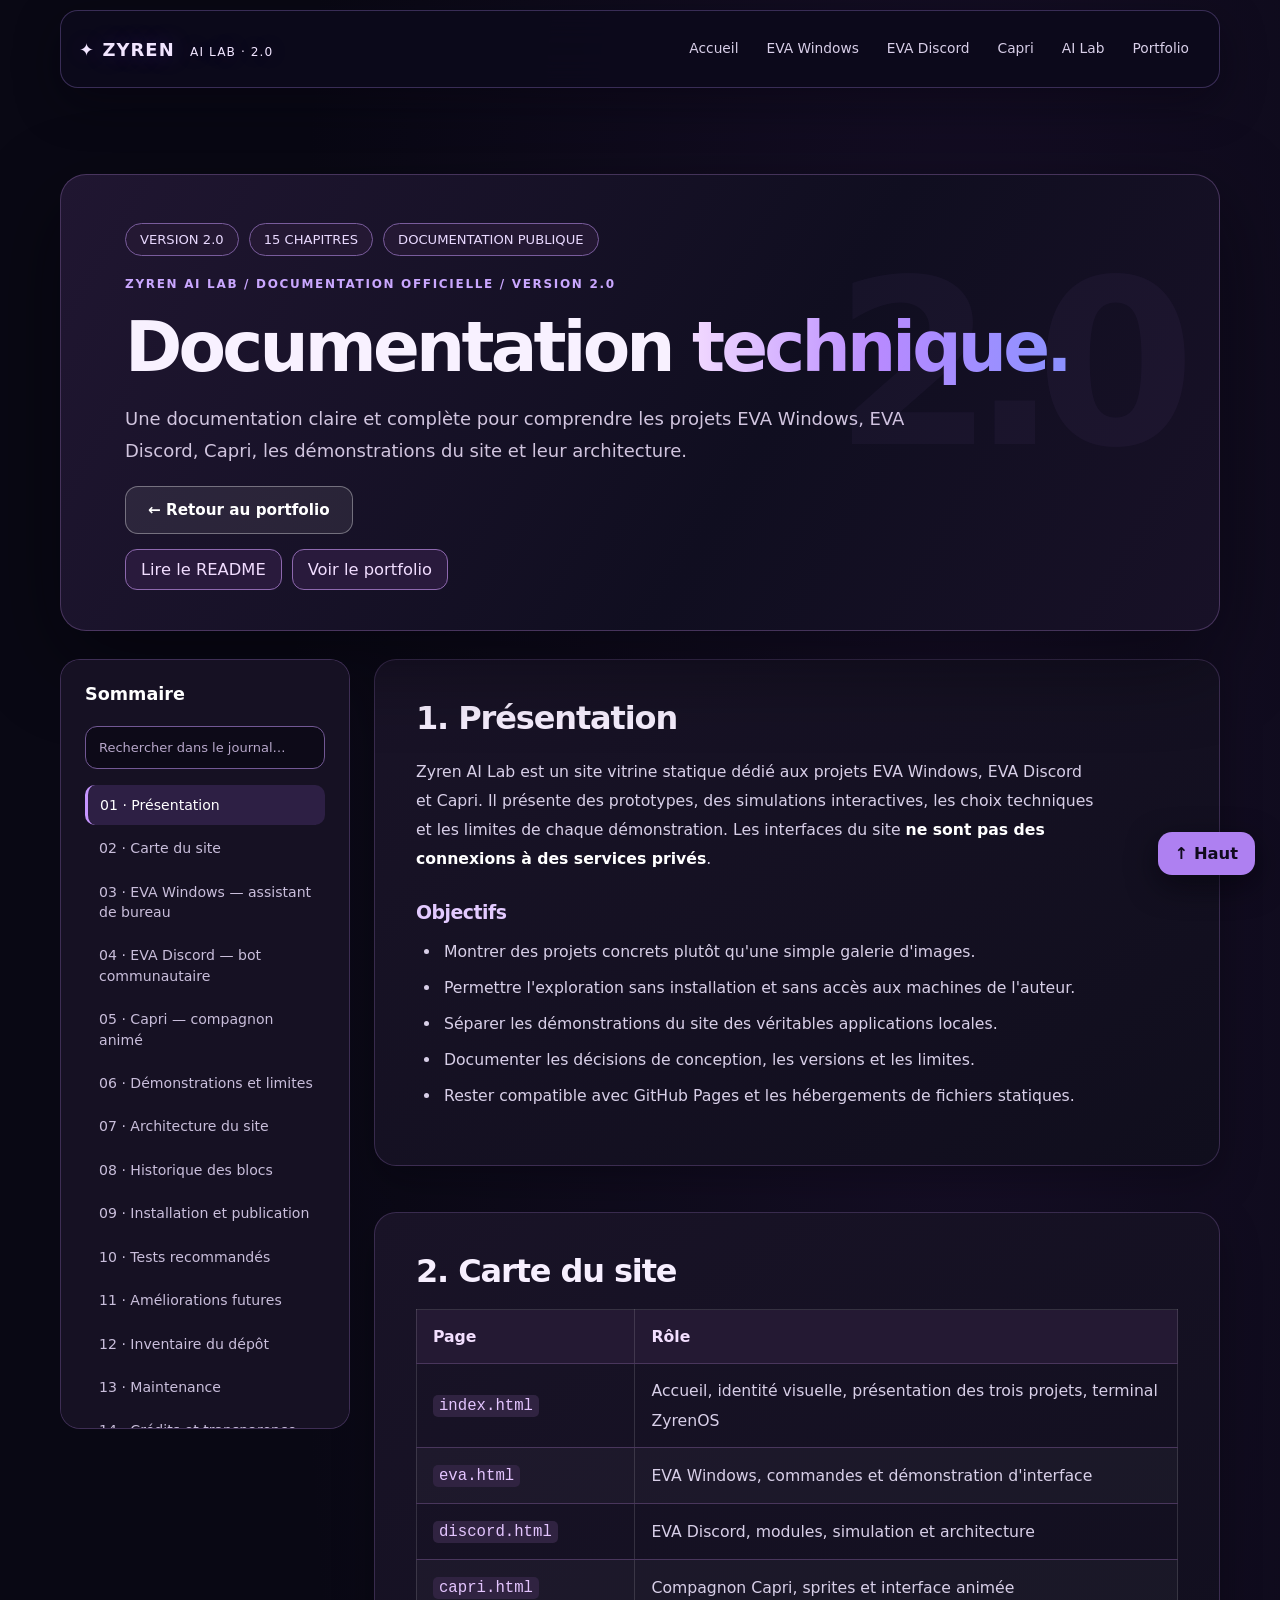
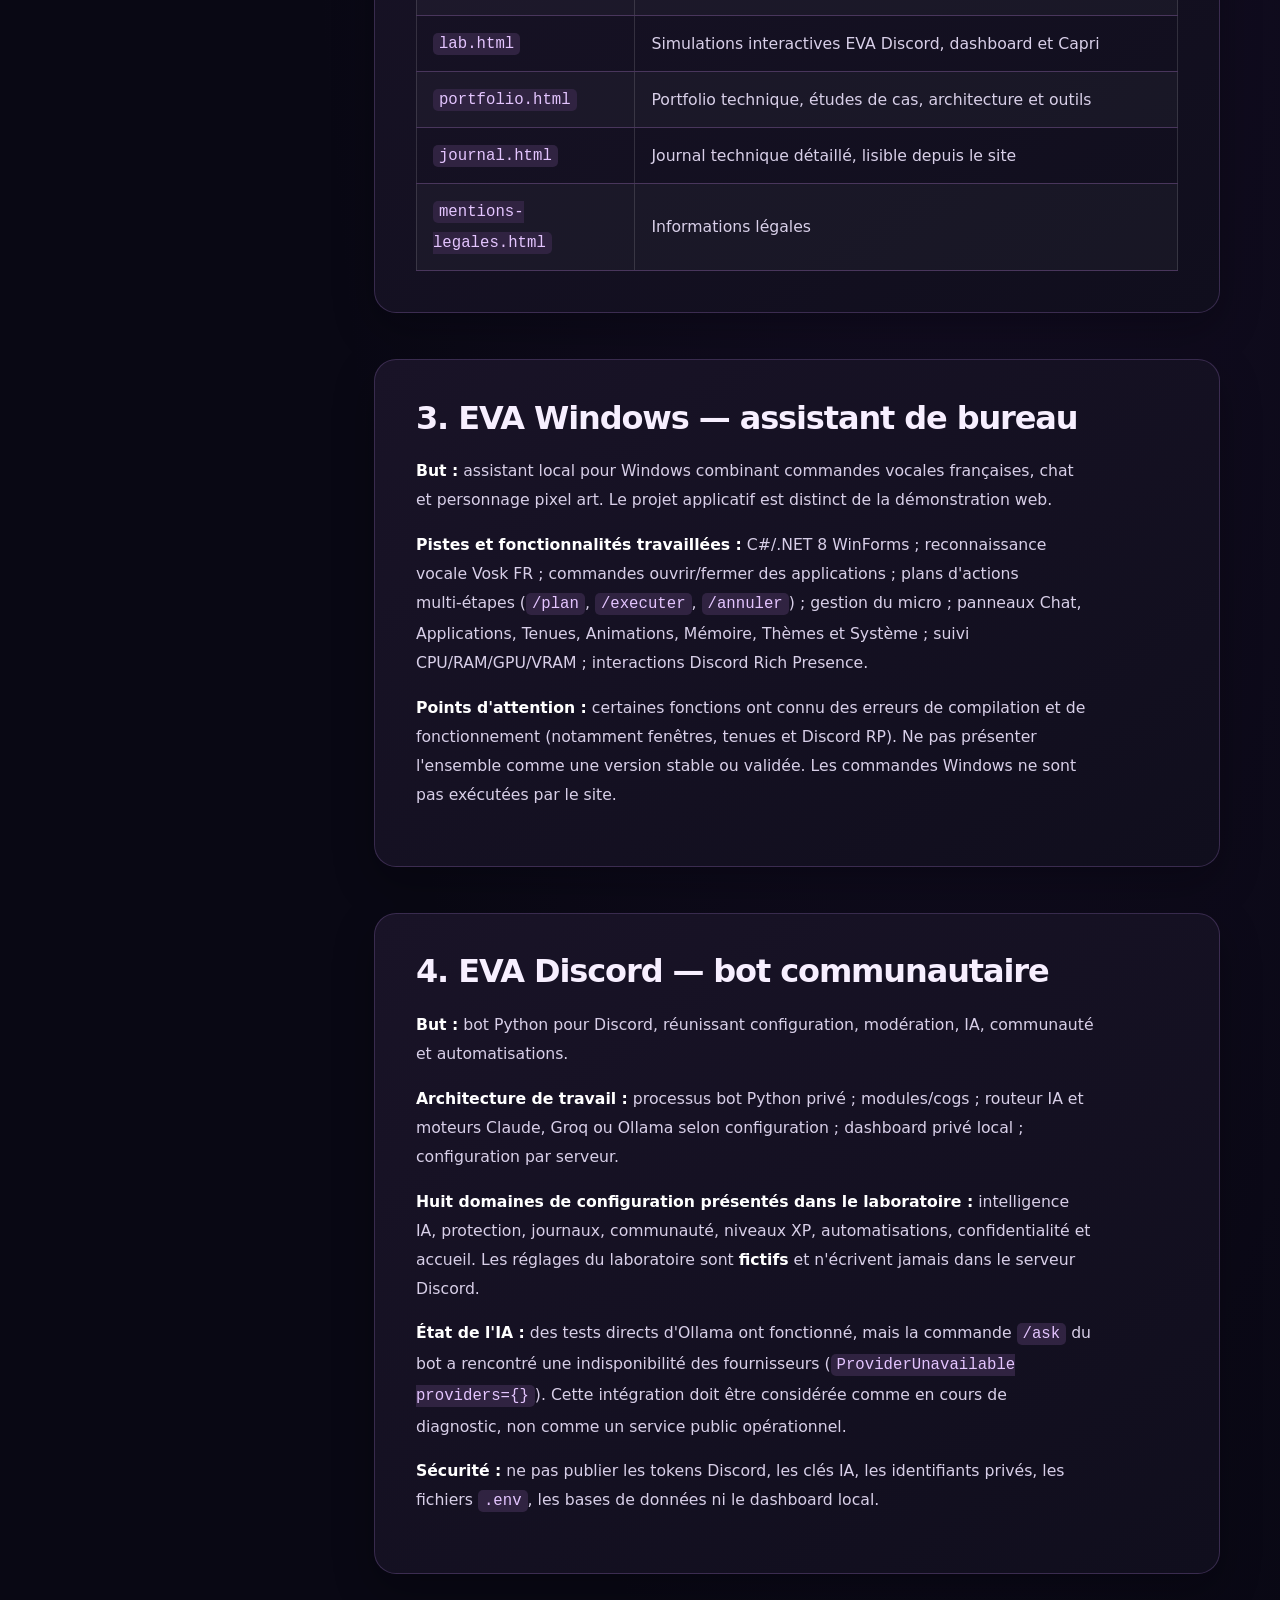
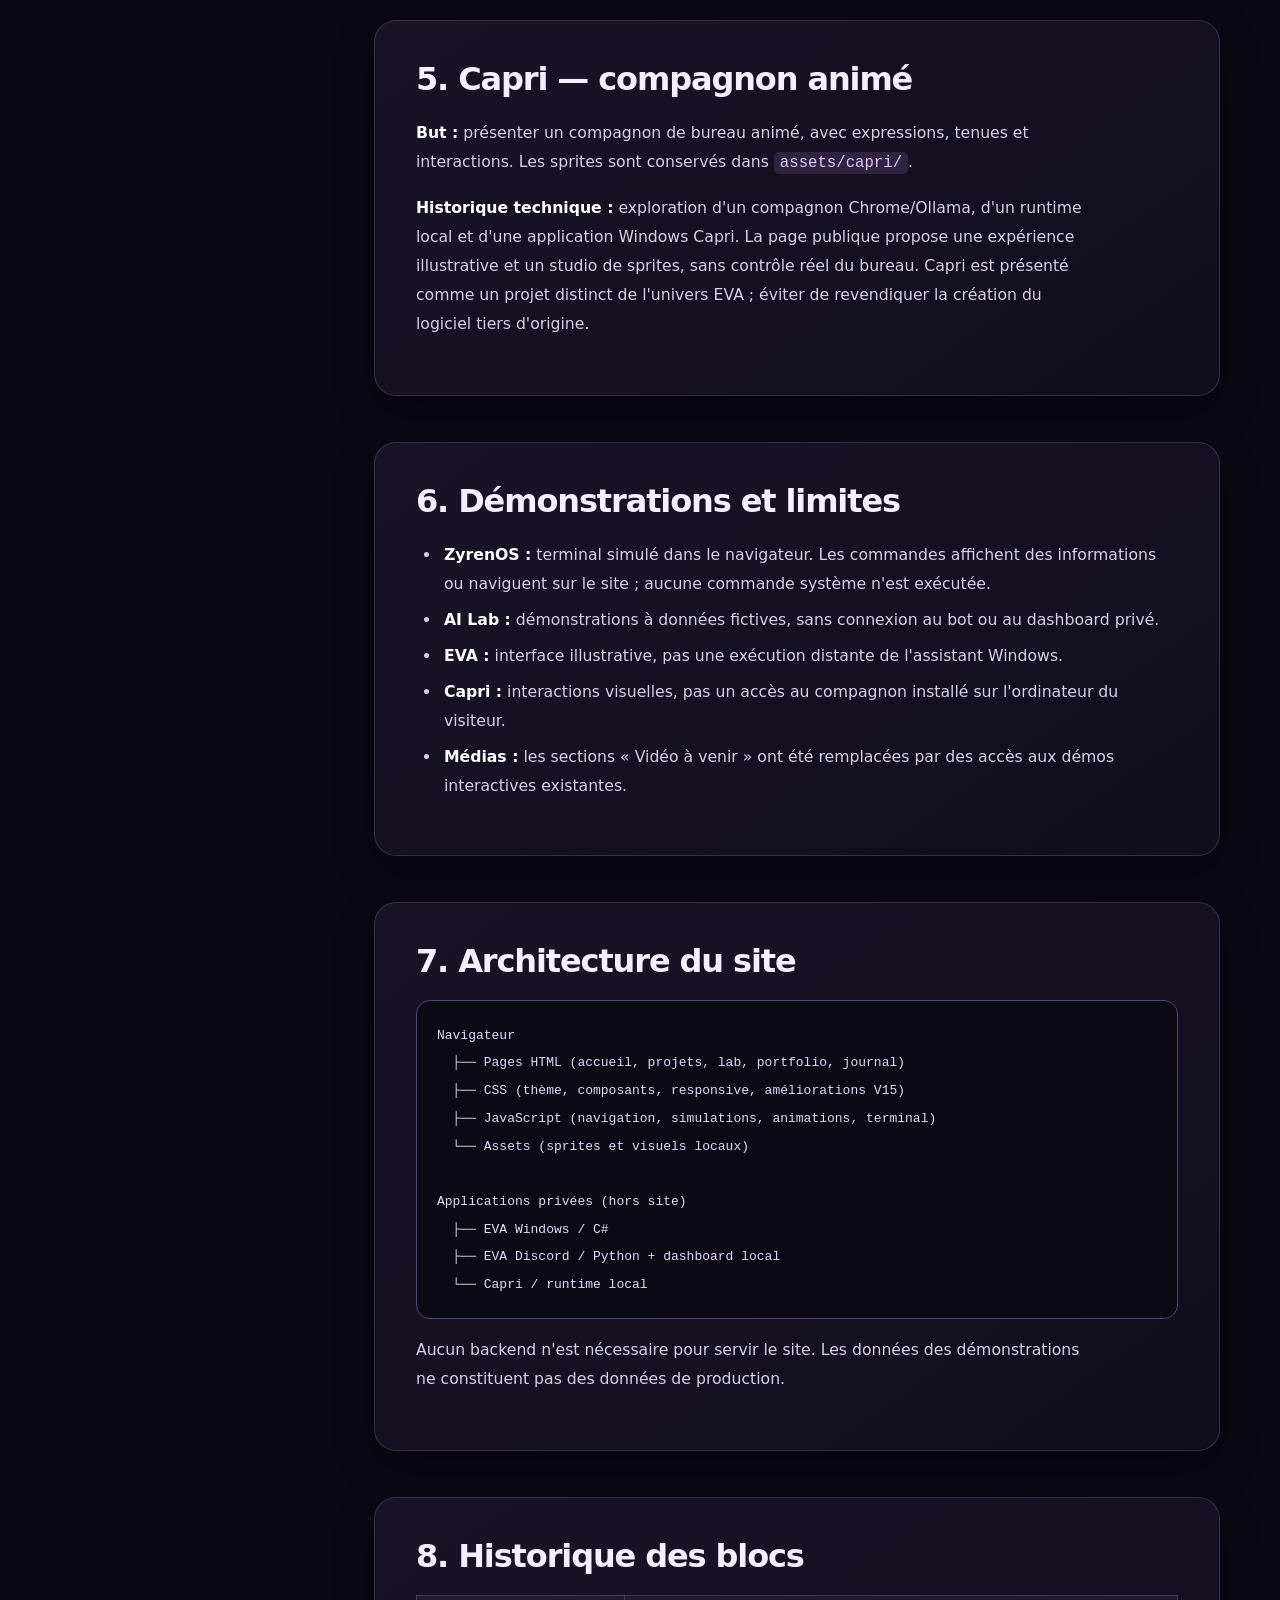
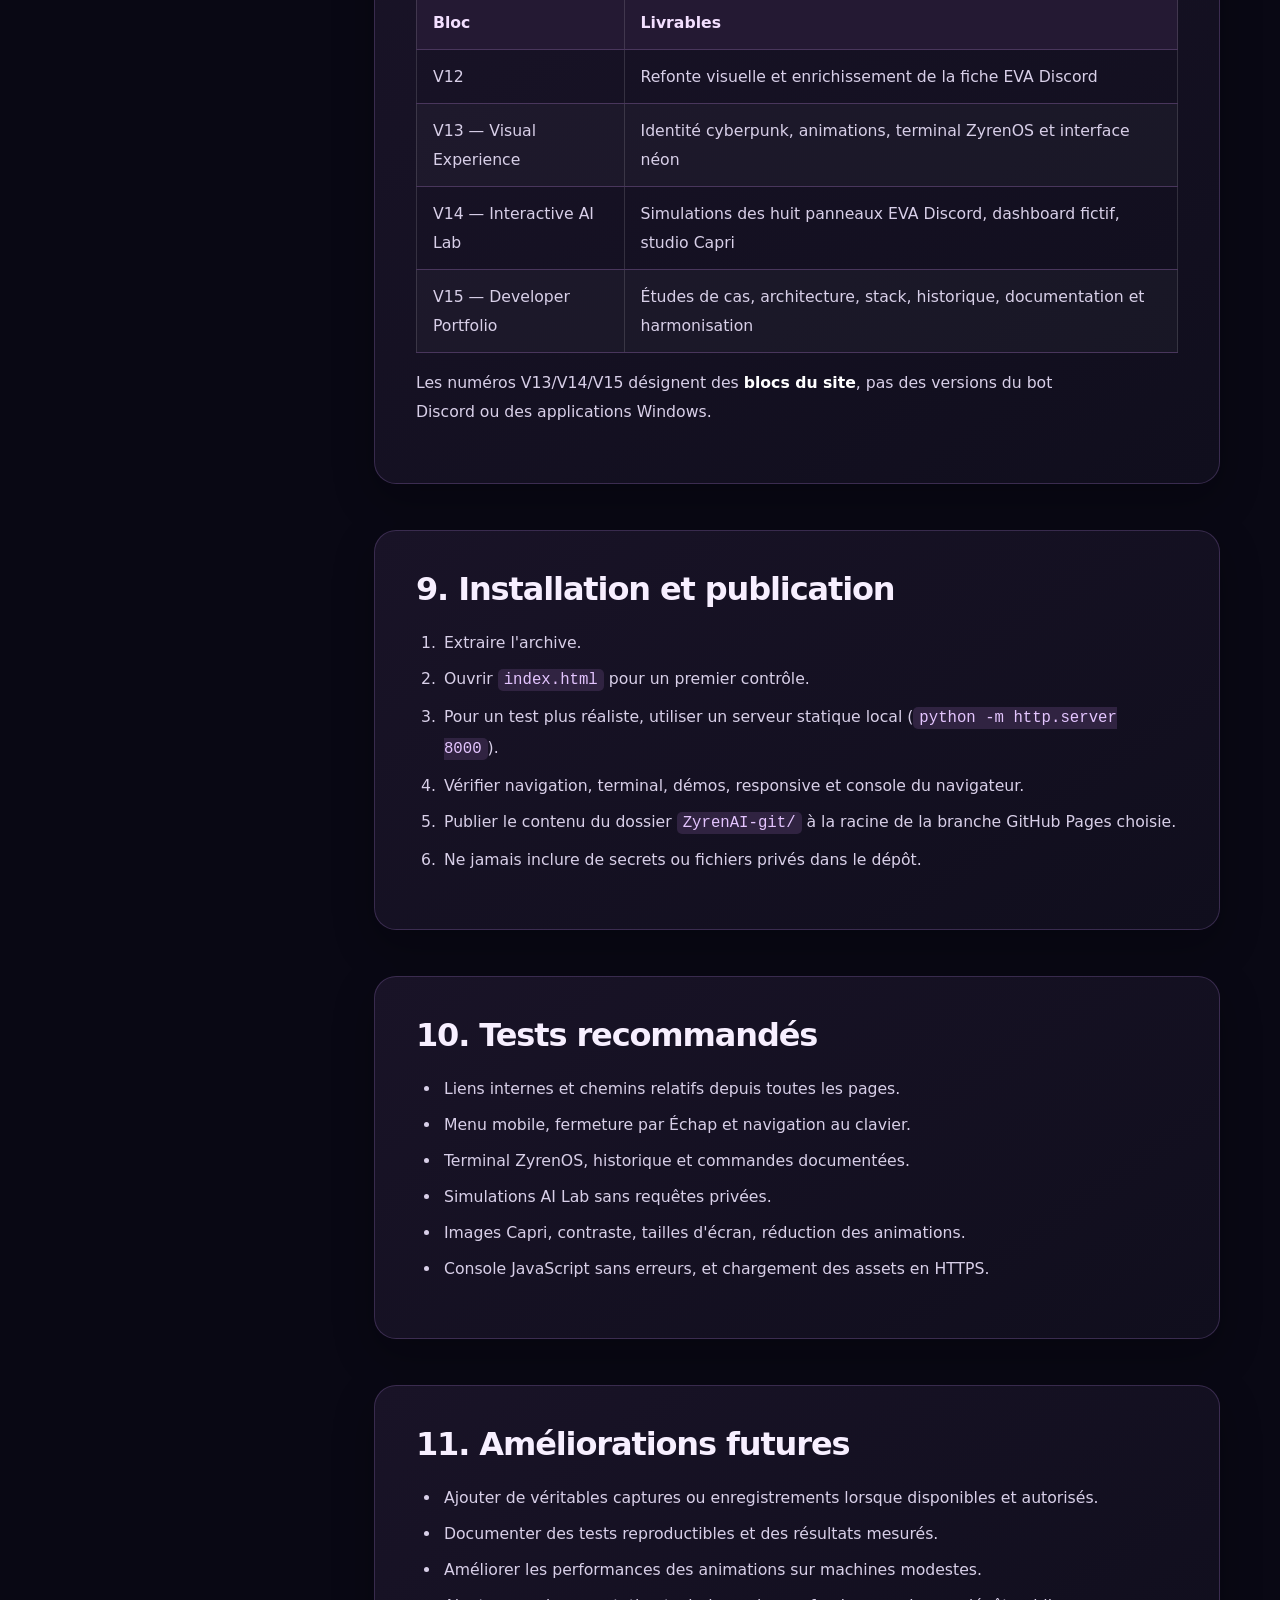
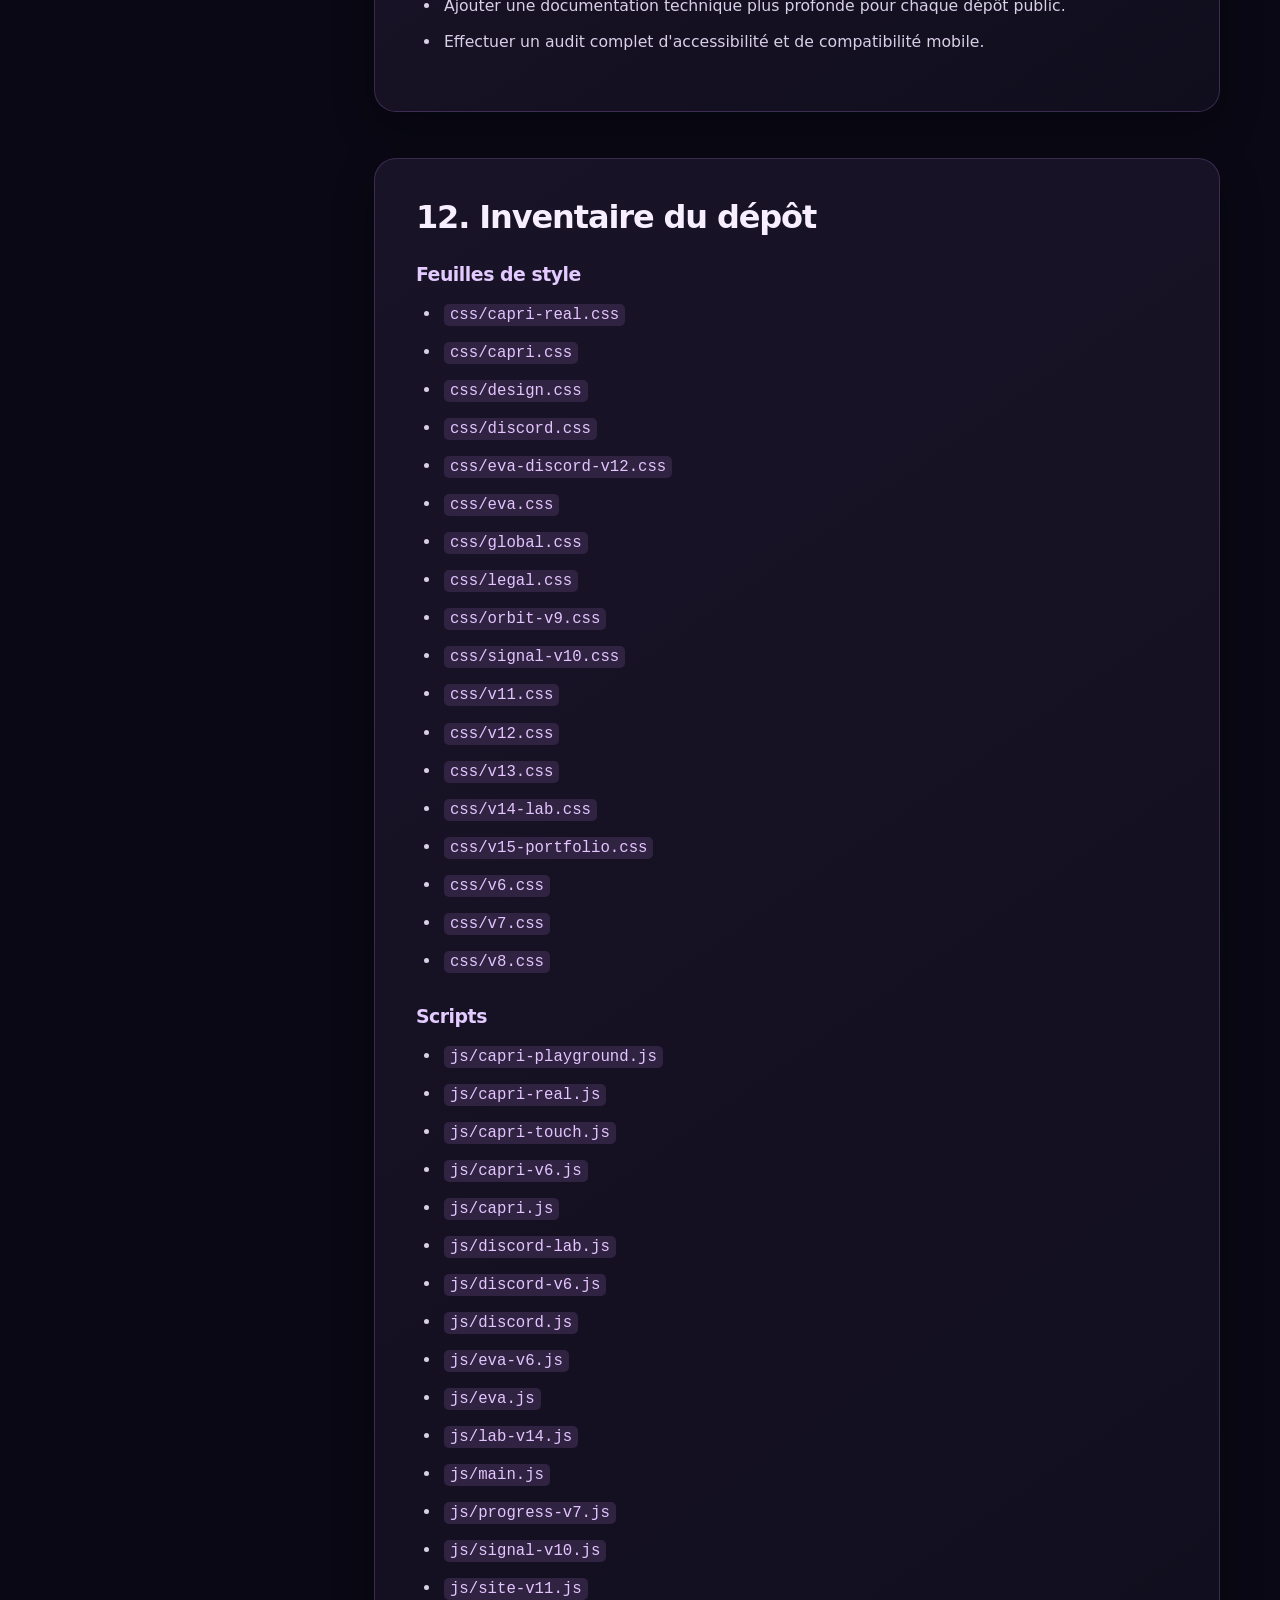
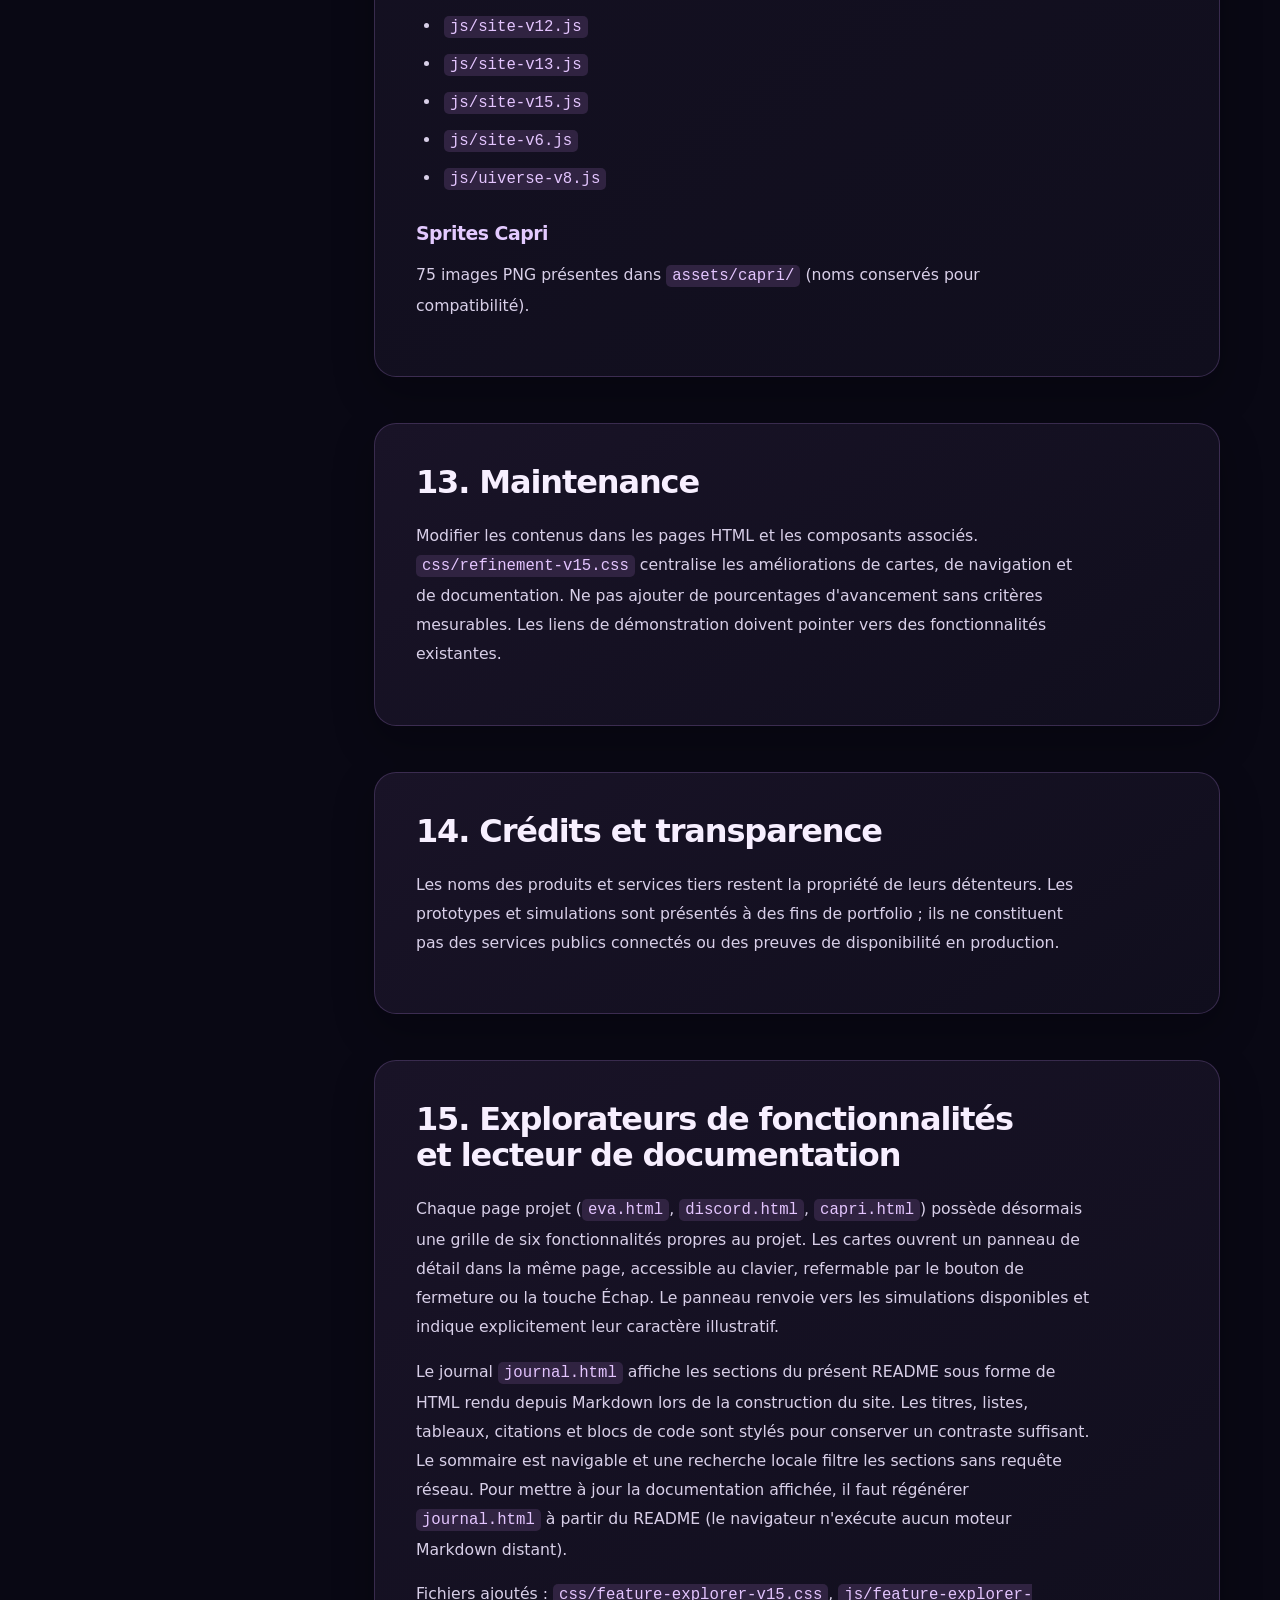
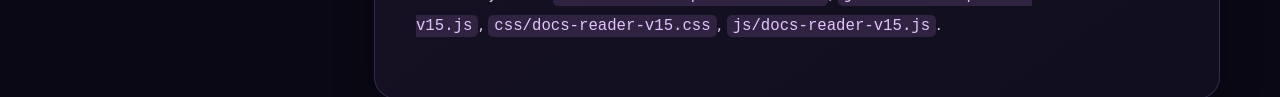
<file: journal.html>
<!DOCTYPE html>

<html lang="fr"><head><meta charset="utf-8"/><meta content="width=device-width,initial-scale=1" name="viewport"/><title>Journal technique — Zyren AI Lab</title><meta content="Documentation technique complète des projets EVA, EVA Discord, Capri et du site Zyren AI Lab." name="description"/><link href="css/global.css" rel="stylesheet"/><link href="css/design.css" rel="stylesheet"/><link href="css/refinement-v15.css" rel="stylesheet"/><link href="css/docs-reader-v15.css" rel="stylesheet"/><link href="css/zyren-2.0.css" rel="stylesheet"/><meta content="Zyren AI Lab 2.0" name="application-name"/></head><body class="v6-page journal-page"><header class="nav container"><a class="brand" href="index.html">✦ ZYREN <span>AI LAB · 2.0</span></a><nav aria-label="Navigation principale" class="nav-links"><a href="index.html">Accueil</a><a href="eva.html">EVA Windows</a><a href="discord.html">EVA Discord</a><a href="capri.html">Capri</a><a href="lab.html">AI Lab</a><a href="portfolio.html">Portfolio</a></nav><button aria-expanded="false" aria-label="Ouvrir le menu" class="nav-menu" data-menu="">☰</button></header><main class="journal-main container"><div class="journal-hero"><div class="zy2-doc-toolbar"><span class="zy2-doc-pill">VERSION 2.0</span><span class="zy2-doc-pill">15 CHAPITRES</span><span class="zy2-doc-pill">DOCUMENTATION PUBLIQUE</span></div><p class="eyebrow">ZYREN AI LAB / DOCUMENTATION OFFICIELLE / VERSION 2.0</p><h1>Documentation <span class="gradient">technique.</span></h1><p>Une documentation claire et complète pour comprendre les projets EVA Windows, EVA Discord, Capri, les démonstrations du site et leur architecture.</p><a class="btn ghost" href="portfolio.html">← Retour au portfolio</a><div class="zy2-doc-actions"><a href="README.md">Lire le README</a><a href="portfolio.html">Voir le portfolio</a></div></div><div class="journal-layout"><aside aria-label="Sommaire de la documentation" class="journal-aside docs-aside"><strong>Sommaire</strong><input aria-label="Rechercher dans la documentation" id="docs-search" placeholder="Rechercher dans le journal…" type="search"/><nav class="docs-toc"><a href="#section-1">01 · Présentation</a><a href="#section-2">02 · Carte du site</a><a href="#section-3">03 · EVA Windows — assistant de bureau</a><a href="#section-4">04 · EVA Discord — bot communautaire</a><a href="#section-5">05 · Capri — compagnon animé</a><a href="#section-6">06 · Démonstrations et limites</a><a href="#section-7">07 · Architecture du site</a><a href="#section-8">08 · Historique des blocs</a><a href="#section-9">09 · Installation et publication</a><a href="#section-10">10 · Tests recommandés</a><a href="#section-11">11 · Améliorations futures</a><a href="#section-12">12 · Inventaire du dépôt</a><a href="#section-13">13 · Maintenance</a><a href="#section-14">14 · Crédits et transparence</a><a href="#section-15">15 · Explorateurs et documentation</a></nav></aside><article class="journal-content docs-content"><section class="journal-section docs-section" id="section-1"><h2>1. Présentation</h2>
<p>Zyren AI Lab est un site vitrine statique dédié aux projets EVA Windows, EVA Discord et Capri. Il présente des prototypes, des simulations interactives, les choix techniques et les limites de chaque démonstration. Les interfaces du site <strong>ne sont pas des connexions à des services privés</strong>.</p>
<h3>Objectifs</h3>
<ul>
<li>Montrer des projets concrets plutôt qu'une simple galerie d'images.</li>
<li>Permettre l'exploration sans installation et sans accès aux machines de l'auteur.</li>
<li>Séparer les démonstrations du site des véritables applications locales.</li>
<li>Documenter les décisions de conception, les versions et les limites.</li>
<li>Rester compatible avec GitHub Pages et les hébergements de fichiers statiques.</li>
</ul>
</section><section class="journal-section docs-section" id="section-2"><h2>2. Carte du site</h2>
<table>
<thead>
<tr>
<th>Page</th>
<th>Rôle</th>
</tr>
</thead>
<tbody>
<tr>
<td><code>index.html</code></td>
<td>Accueil, identité visuelle, présentation des trois projets, terminal ZyrenOS</td>
</tr>
<tr>
<td><code>eva.html</code></td>
<td>EVA Windows, commandes et démonstration d'interface</td>
</tr>
<tr>
<td><code>discord.html</code></td>
<td>EVA Discord, modules, simulation et architecture</td>
</tr>
<tr>
<td><code>capri.html</code></td>
<td>Compagnon Capri, sprites et interface animée</td>
</tr>
<tr>
<td><code>lab.html</code></td>
<td>Simulations interactives EVA Discord, dashboard et Capri</td>
</tr>
<tr>
<td><code>portfolio.html</code></td>
<td>Portfolio technique, études de cas, architecture et outils</td>
</tr>
<tr>
<td><code>journal.html</code></td>
<td>Journal technique détaillé, lisible depuis le site</td>
</tr>
<tr>
<td><code>mentions-legales.html</code></td>
<td>Informations légales</td>
</tr>
</tbody>
</table>
</section><section class="journal-section docs-section" id="section-3"><h2>3. EVA Windows — assistant de bureau</h2>
<p><strong>But :</strong> assistant local pour Windows combinant commandes vocales françaises, chat et personnage pixel art. Le projet applicatif est distinct de la démonstration web.</p>
<p><strong>Pistes et fonctionnalités travaillées :</strong> C#/.NET 8 WinForms ; reconnaissance vocale Vosk FR ; commandes ouvrir/fermer des applications ; plans d'actions multi-étapes (<code>/plan</code>, <code>/executer</code>, <code>/annuler</code>) ; gestion du micro ; panneaux Chat, Applications, Tenues, Animations, Mémoire, Thèmes et Système ; suivi CPU/RAM/GPU/VRAM ; interactions Discord Rich Presence.</p>
<p><strong>Points d'attention :</strong> certaines fonctions ont connu des erreurs de compilation et de fonctionnement (notamment fenêtres, tenues et Discord RP). Ne pas présenter l'ensemble comme une version stable ou validée. Les commandes Windows ne sont pas exécutées par le site.</p>
</section><section class="journal-section docs-section" id="section-4"><h2>4. EVA Discord — bot communautaire</h2>
<p><strong>But :</strong> bot Python pour Discord, réunissant configuration, modération, IA, communauté et automatisations.</p>
<p><strong>Architecture de travail :</strong> processus bot Python privé ; modules/cogs ; routeur IA et moteurs Claude, Groq ou Ollama selon configuration ; dashboard privé local ; configuration par serveur.</p>
<p><strong>Huit domaines de configuration présentés dans le laboratoire :</strong> intelligence IA, protection, journaux, communauté, niveaux XP, automatisations, confidentialité et accueil. Les réglages du laboratoire sont <strong>fictifs</strong> et n'écrivent jamais dans le serveur Discord.</p>
<p><strong>État de l'IA :</strong> des tests directs d'Ollama ont fonctionné, mais la commande <code>/ask</code> du bot a rencontré une indisponibilité des fournisseurs (<code>ProviderUnavailable providers={}</code>). Cette intégration doit être considérée comme en cours de diagnostic, non comme un service public opérationnel.</p>
<p><strong>Sécurité :</strong> ne pas publier les tokens Discord, les clés IA, les identifiants privés, les fichiers <code>.env</code>, les bases de données ni le dashboard local.</p>
</section><section class="journal-section docs-section" id="section-5"><h2>5. Capri — compagnon animé</h2>
<p><strong>But :</strong> présenter un compagnon de bureau animé, avec expressions, tenues et interactions. Les sprites sont conservés dans <code>assets/capri/</code>.</p>
<p><strong>Historique technique :</strong> exploration d'un compagnon Chrome/Ollama, d'un runtime local et d'une application Windows Capri. La page publique propose une expérience illustrative et un studio de sprites, sans contrôle réel du bureau. Capri est présenté comme un projet distinct de l'univers EVA ; éviter de revendiquer la création du logiciel tiers d'origine.</p>
</section><section class="journal-section docs-section" id="section-6"><h2>6. Démonstrations et limites</h2>
<ul>
<li><strong>ZyrenOS :</strong> terminal simulé dans le navigateur. Les commandes affichent des informations ou naviguent sur le site ; aucune commande système n'est exécutée.</li>
<li><strong>AI Lab :</strong> démonstrations à données fictives, sans connexion au bot ou au dashboard privé.</li>
<li><strong>EVA :</strong> interface illustrative, pas une exécution distante de l'assistant Windows.</li>
<li><strong>Capri :</strong> interactions visuelles, pas un accès au compagnon installé sur l'ordinateur du visiteur.</li>
<li><strong>Médias :</strong> les sections « Vidéo à venir » ont été remplacées par des accès aux démos interactives existantes.</li>
</ul>
</section><section class="journal-section docs-section" id="section-7"><h2>7. Architecture du site</h2>
<pre><code class="language-text">Navigateur
  ├── Pages HTML (accueil, projets, lab, portfolio, journal)
  ├── CSS (thème, composants, responsive, améliorations V15)
  ├── JavaScript (navigation, simulations, animations, terminal)
  └── Assets (sprites et visuels locaux)

Applications privées (hors site)
  ├── EVA Windows / C#
  ├── EVA Discord / Python + dashboard local
  └── Capri / runtime local
</code></pre>
<p>Aucun backend n'est nécessaire pour servir le site. Les données des démonstrations ne constituent pas des données de production.</p>
</section><section class="journal-section docs-section" id="section-8"><h2>8. Historique des blocs</h2>
<table>
<thead>
<tr>
<th>Bloc</th>
<th>Livrables</th>
</tr>
</thead>
<tbody>
<tr>
<td>V12</td>
<td>Refonte visuelle et enrichissement de la fiche EVA Discord</td>
</tr>
<tr>
<td>V13 — Visual Experience</td>
<td>Identité cyberpunk, animations, terminal ZyrenOS et interface néon</td>
</tr>
<tr>
<td>V14 — Interactive AI Lab</td>
<td>Simulations des huit panneaux EVA Discord, dashboard fictif, studio Capri</td>
</tr>
<tr>
<td>V15 — Developer Portfolio</td>
<td>Études de cas, architecture, stack, historique, documentation et harmonisation</td>
</tr>
</tbody>
</table>
<p>Les numéros V13/V14/V15 désignent des <strong>blocs du site</strong>, pas des versions du bot Discord ou des applications Windows.</p>
</section><section class="journal-section docs-section" id="section-9"><h2>9. Installation et publication</h2>
<ol>
<li>Extraire l'archive.</li>
<li>Ouvrir <code>index.html</code> pour un premier contrôle.</li>
<li>Pour un test plus réaliste, utiliser un serveur statique local (<code>python -m http.server 8000</code>).</li>
<li>Vérifier navigation, terminal, démos, responsive et console du navigateur.</li>
<li>Publier le contenu du dossier <code>ZyrenAI-git/</code> à la racine de la branche GitHub Pages choisie.</li>
<li>Ne jamais inclure de secrets ou fichiers privés dans le dépôt.</li>
</ol>
</section><section class="journal-section docs-section" id="section-10"><h2>10. Tests recommandés</h2>
<ul>
<li>Liens internes et chemins relatifs depuis toutes les pages.</li>
<li>Menu mobile, fermeture par Échap et navigation au clavier.</li>
<li>Terminal ZyrenOS, historique et commandes documentées.</li>
<li>Simulations AI Lab sans requêtes privées.</li>
<li>Images Capri, contraste, tailles d'écran, réduction des animations.</li>
<li>Console JavaScript sans erreurs, et chargement des assets en HTTPS.</li>
</ul>
</section><section class="journal-section docs-section" id="section-11"><h2>11. Améliorations futures</h2>
<ul>
<li>Ajouter de véritables captures ou enregistrements lorsque disponibles et autorisés.</li>
<li>Documenter des tests reproductibles et des résultats mesurés.</li>
<li>Améliorer les performances des animations sur machines modestes.</li>
<li>Ajouter une documentation technique plus profonde pour chaque dépôt public.</li>
<li>Effectuer un audit complet d'accessibilité et de compatibilité mobile.</li>
</ul>
</section><section class="journal-section docs-section" id="section-12"><h2>12. Inventaire du dépôt</h2>
<h3>Feuilles de style</h3>
<ul>
<li><code>css/capri-real.css</code></li>
<li><code>css/capri.css</code></li>
<li><code>css/design.css</code></li>
<li><code>css/discord.css</code></li>
<li><code>css/eva-discord-v12.css</code></li>
<li><code>css/eva.css</code></li>
<li><code>css/global.css</code></li>
<li><code>css/legal.css</code></li>
<li><code>css/orbit-v9.css</code></li>
<li><code>css/signal-v10.css</code></li>
<li><code>css/v11.css</code></li>
<li><code>css/v12.css</code></li>
<li><code>css/v13.css</code></li>
<li><code>css/v14-lab.css</code></li>
<li><code>css/v15-portfolio.css</code></li>
<li><code>css/v6.css</code></li>
<li><code>css/v7.css</code></li>
<li><code>css/v8.css</code></li>
</ul>
<h3>Scripts</h3>
<ul>
<li><code>js/capri-playground.js</code></li>
<li><code>js/capri-real.js</code></li>
<li><code>js/capri-touch.js</code></li>
<li><code>js/capri-v6.js</code></li>
<li><code>js/capri.js</code></li>
<li><code>js/discord-lab.js</code></li>
<li><code>js/discord-v6.js</code></li>
<li><code>js/discord.js</code></li>
<li><code>js/eva-v6.js</code></li>
<li><code>js/eva.js</code></li>
<li><code>js/lab-v14.js</code></li>
<li><code>js/main.js</code></li>
<li><code>js/progress-v7.js</code></li>
<li><code>js/signal-v10.js</code></li>
<li><code>js/site-v11.js</code></li>
<li><code>js/site-v12.js</code></li>
<li><code>js/site-v13.js</code></li>
<li><code>js/site-v15.js</code></li>
<li><code>js/site-v6.js</code></li>
<li><code>js/uiverse-v8.js</code></li>
</ul>
<h3>Sprites Capri</h3>
<p>75 images PNG présentes dans <code>assets/capri/</code> (noms conservés pour compatibilité).</p>
</section><section class="journal-section docs-section" id="section-13"><h2>13. Maintenance</h2>
<p>Modifier les contenus dans les pages HTML et les composants associés. <code>css/refinement-v15.css</code> centralise les améliorations de cartes, de navigation et de documentation. Ne pas ajouter de pourcentages d'avancement sans critères mesurables. Les liens de démonstration doivent pointer vers des fonctionnalités existantes.</p>
</section><section class="journal-section docs-section" id="section-14"><h2>14. Crédits et transparence</h2>
<p>Les noms des produits et services tiers restent la propriété de leurs détenteurs. Les prototypes et simulations sont présentés à des fins de portfolio ; ils ne constituent pas des services publics connectés ou des preuves de disponibilité en production.</p>
</section><section class="journal-section docs-section" id="section-15"><h2>15. Explorateurs de fonctionnalités et lecteur de documentation</h2>
<p>Chaque page projet (<code>eva.html</code>, <code>discord.html</code>, <code>capri.html</code>) possède désormais une grille de six fonctionnalités propres au projet. Les cartes ouvrent un panneau de détail dans la même page, accessible au clavier, refermable par le bouton de fermeture ou la touche Échap. Le panneau renvoie vers les simulations disponibles et indique explicitement leur caractère illustratif.</p>
<p>Le journal <code>journal.html</code> affiche les sections du présent README sous forme de HTML rendu depuis Markdown lors de la construction du site. Les titres, listes, tableaux, citations et blocs de code sont stylés pour conserver un contraste suffisant. Le sommaire est navigable et une recherche locale filtre les sections sans requête réseau. Pour mettre à jour la documentation affichée, il faut régénérer <code>journal.html</code> à partir du README (le navigateur n'exécute aucun moteur Markdown distant).</p>
<p>Fichiers ajoutés : <code>css/feature-explorer-v15.css</code>, <code>js/feature-explorer-v15.js</code>, <code>css/docs-reader-v15.css</code>, <code>js/docs-reader-v15.js</code>.</p>
</section></article></div></main><script defer="" src="js/main.js"></script><script defer="True" src="js/docs-reader-v15.js"></script><script defer="True" src="js/zyren-2.0.js"></script><button aria-label="Retour en haut" class="zy2-backtop" type="button">↑ Haut</button></body></html>
</file>
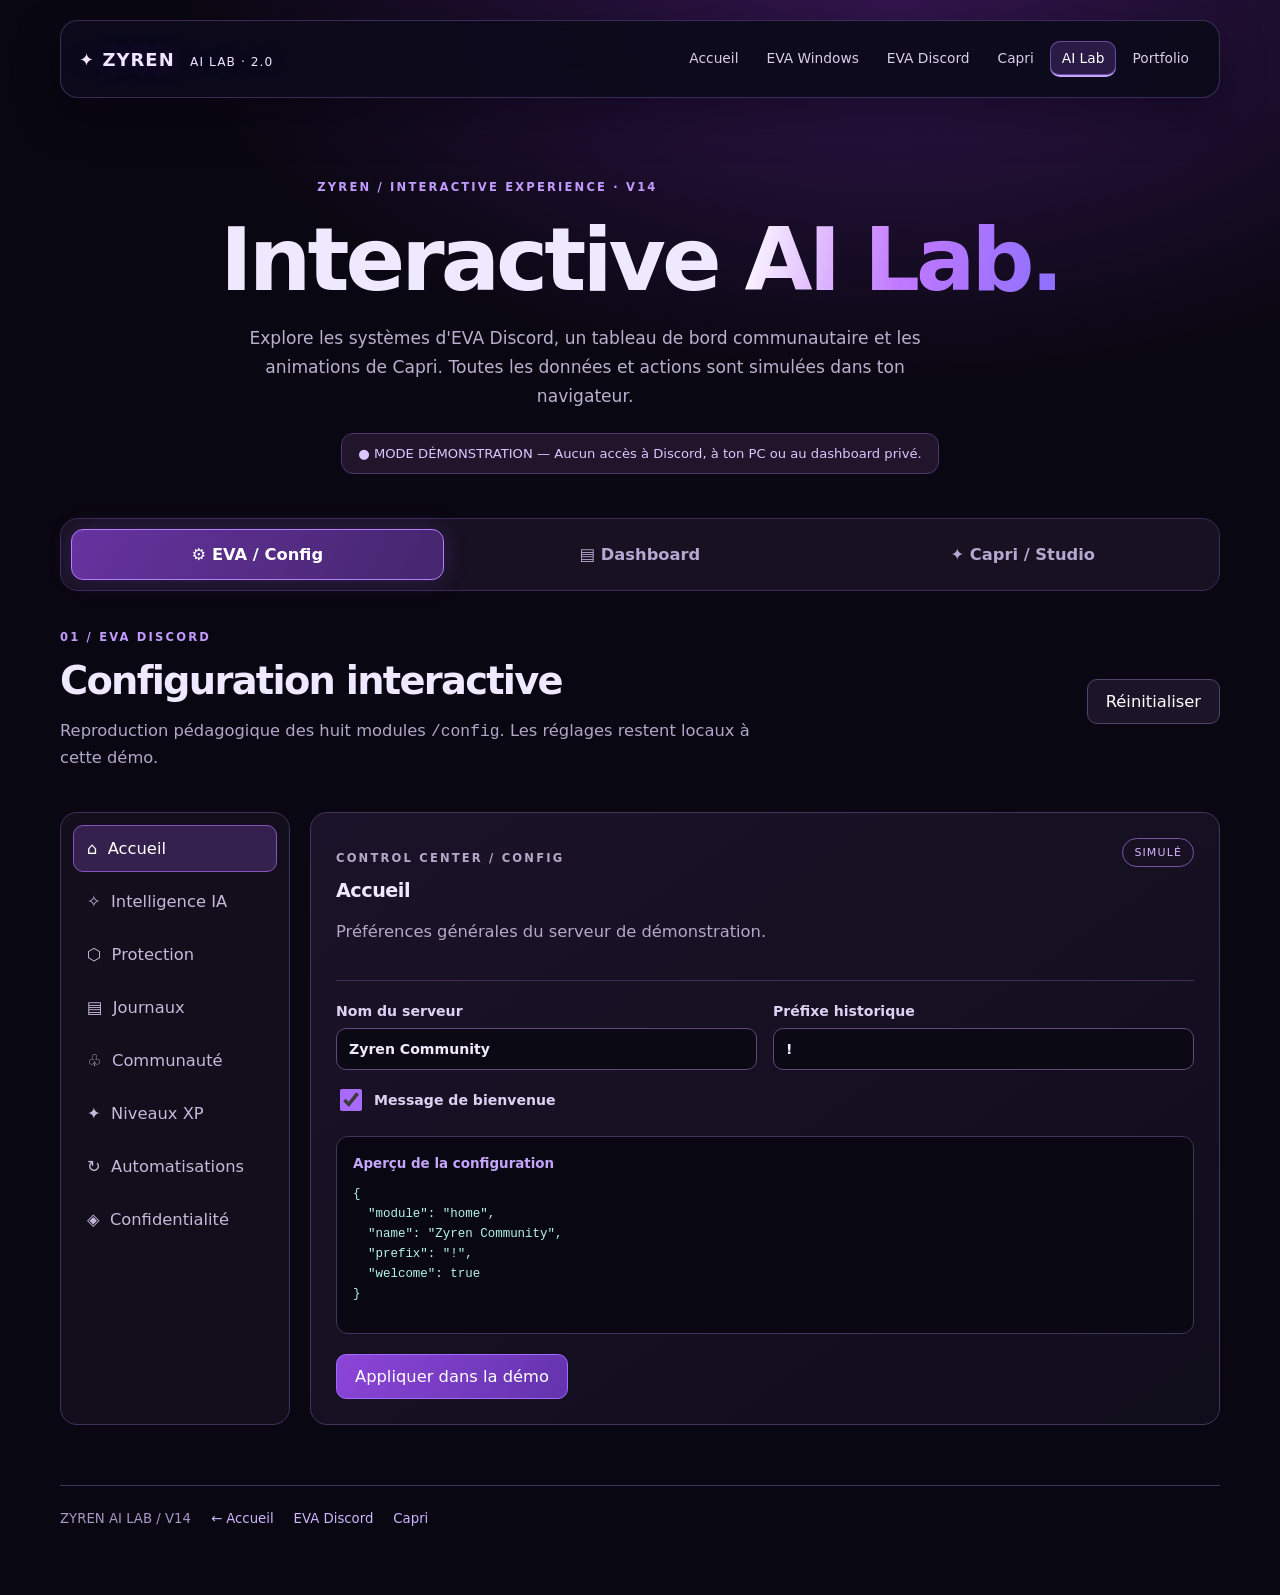
<file: lab.html>
<!DOCTYPE html>

<html lang="fr"><head><meta charset="utf-8"/><meta content="width=device-width,initial-scale=1" name="viewport"/><meta content="#080812" name="theme-color"/><meta content="ZyrenAI Interactive AI Lab V14 : simulez la configuration EVA Discord, un dashboard communautaire et les animations Capri." name="description"/><title>Interactive AI Lab V14 — ZyrenAI</title><link href="css/global.css" rel="stylesheet"/><link href="css/design.css" rel="stylesheet"/><link href="css/v14-lab.css" rel="stylesheet"/><link href="css/refinement-v15.css" rel="stylesheet"/><link href="css/zyren-2.0.css" rel="stylesheet"/><meta content="Zyren AI Lab 2.0" name="application-name"/></head><body class="v6-page lab-v14"><header class="nav container"><a class="brand" href="index.html">✦ ZYREN <span>AI LAB · 2.0</span></a><nav aria-label="Navigation principale" class="nav-links"><a href="index.html">Accueil</a><a href="eva.html">EVA Windows</a><a href="discord.html">EVA Discord</a><a href="capri.html">Capri</a><a aria-current="page" class="active" href="lab.html">AI Lab</a><a href="portfolio.html">Portfolio</a></nav><button aria-expanded="false" aria-label="Ouvrir le menu" class="nav-menu" data-menu="">☰</button></header><main class="container lab-main" id="main-content"><div class="lab-hero"><p class="lab-kicker">ZYREN / INTERACTIVE EXPERIENCE · V14</p><h1>Interactive <span>AI Lab.</span></h1><p>Explore les systèmes d'EVA Discord, un tableau de bord communautaire et les animations de Capri. Toutes les données et actions sont simulées dans ton navigateur.</p><div class="lab-notice">● MODE DÉMONSTRATION — Aucun accès à Discord, à ton PC ou au dashboard privé.</div></div>
<div aria-label="Démonstrations" class="lab-tabs" role="tablist"><button aria-controls="panel-config" aria-selected="true" data-tab="config" id="tab-config" role="tab">⚙ EVA / Config</button><button aria-controls="panel-dashboard" aria-selected="false" data-tab="dashboard" id="tab-dashboard" role="tab">▤ Dashboard</button><button aria-controls="panel-capri" aria-selected="false" data-tab="capri" id="tab-capri" role="tab">✦ Capri / Studio</button></div>
<section aria-labelledby="tab-config" class="lab-panel" id="panel-config" role="tabpanel"><div class="lab-section-head"><div><p class="lab-kicker">01 / EVA DISCORD</p><h2>Configuration interactive</h2><p>Reproduction pédagogique des huit modules <code>/config</code>. Les réglages restent locaux à cette démo.</p></div><button class="lab-button secondary" id="reset-config">Réinitialiser</button></div><div class="lab-config-layout"><nav aria-label="Modules de configuration" class="lab-sidebar" id="config-modules"></nav><div class="lab-surface"><div class="lab-surface-head"><div><p class="lab-kicker">CONTROL CENTER / CONFIG</p><h3 id="module-title"></h3><p id="module-description"></p></div><span class="lab-chip">SIMULÉ</span></div><div class="lab-fields" id="module-fields"></div><div class="lab-preview"><strong>Aperçu de la configuration</strong><pre aria-live="polite" id="config-preview"></pre></div><div class="lab-actions"><button class="lab-button" id="save-config">Appliquer dans la démo</button><span id="config-feedback" role="status"></span></div></div></div></section>
<section aria-labelledby="tab-dashboard" class="lab-panel" hidden="" id="panel-dashboard" role="tabpanel"><div class="lab-section-head"><div><p class="lab-kicker">02 / EVA CONTROL CENTER</p><h2>Dashboard communautaire</h2><p>Jeu de données fictif, indépendant du véritable bot. Les actions mettent à jour cette simulation.</p></div><button class="lab-button secondary" id="reset-dashboard">Réinitialiser</button></div><div class="lab-stats"><article><small>Membres simulés</small><strong id="metric-members">—</strong></article><article><small>Messages simulés</small><strong id="metric-messages">—</strong></article><article><small>Alertes fictives</small><strong id="metric-alerts">—</strong></article><article><small>Automatisations</small><strong id="metric-jobs">—</strong></article></div><div class="lab-dashboard-grid"><div class="lab-surface"><h3>Activité simulée / 7 jours</h3><div aria-label="Histogramme des messages fictifs sur sept jours" class="lab-chart" id="activity-chart" role="img"></div><div class="lab-actions"><button class="lab-button" id="simulate-activity">Simuler une activité</button><button class="lab-button secondary" id="simulate-alert">Simuler une alerte</button></div></div><div class="lab-surface"><h3>Automatisations</h3><p>Crée une tâche fictive dans cette session. Aucun message n'est envoyé.</p><form class="lab-form" id="automation-form"><label>Nom de la tâche<input maxlength="48" name="name" placeholder="Annonce communautaire" required=""/></label><label>Type<select name="type"><option>Annonce</option><option>Rappel</option><option>Message de bienvenue</option></select></label><button class="lab-button" type="submit">Ajouter à la simulation</button></form><ul class="lab-job-list" id="automation-list"></ul></div></div><div class="lab-surface"><h3>Journal de simulation</h3><ul aria-live="polite" class="lab-log" id="lab-activity-log"></ul></div></section>
<section aria-labelledby="tab-capri" class="lab-panel" hidden="" id="panel-capri" role="tabpanel"><div class="lab-section-head"><div><p class="lab-kicker">03 / CAPRI COMPANION</p><h2>Sprite &amp; Emotion Studio</h2><p>Teste les poses de Capri à partir des vrais sprites présents dans le projet. La démo reste indépendante de l'application.</p></div><button class="lab-button secondary" id="reset-capri">Réinitialiser</button></div><div class="lab-capri-layout"><div class="lab-capri-stage"><div class="lab-stage-grid"></div><div aria-live="polite" class="lab-speech" id="capri-speech">Prête pour une nouvelle interaction.</div><img alt="Capri, personnage pixel art en pose neutre" id="capri-sprite" src="assets/capri/capri-idle-focused.png"/><span class="lab-stage-label">CAPRI / LOCAL SPRITE PREVIEW</span></div><div class="lab-surface"><h3>Contrôle des animations</h3><label class="lab-field-label" for="capri-emotion">Émotion</label><select id="capri-emotion"><option value="focused">Concentrée</option><option value="skeptical">Sceptique</option><option value="embarrassed">Embarrassée</option><option value="wink_half">Clin d'œil</option><option value="blink_half">Clignement</option></select><label class="lab-field-label" for="capri-action">Pose</label><select id="capri-action"><option value="idle">Debout</option><option value="crouch">Accroupie</option><option value="lean_in">Attentive</option></select><div class="lab-actions"><button class="lab-button" id="capri-react">Faire réagir</button><button class="lab-button secondary" id="capri-random">Surprise aléatoire</button></div><label class="lab-field-label" for="capri-message">Bulle de dialogue</label><input id="capri-message" maxlength="100" placeholder="Écris un message pour Capri..."/><button class="lab-button secondary" id="capri-say">Afficher le message</button><p class="lab-small">Certaines combinaisons pose/émotion n'existent pas : une pose disponible est alors sélectionnée automatiquement.</p></div></div></section>
<footer class="lab-footer"><span>ZYREN AI LAB / V14</span><a href="index.html">← Accueil</a><a href="discord.html">EVA Discord</a><a href="capri.html">Capri</a></footer></main><script defer="" src="js/main.js"></script><script defer="" src="js/lab-v14.js"></script><script defer="True" src="js/zyren-2.0.js"></script></body></html>
</file>
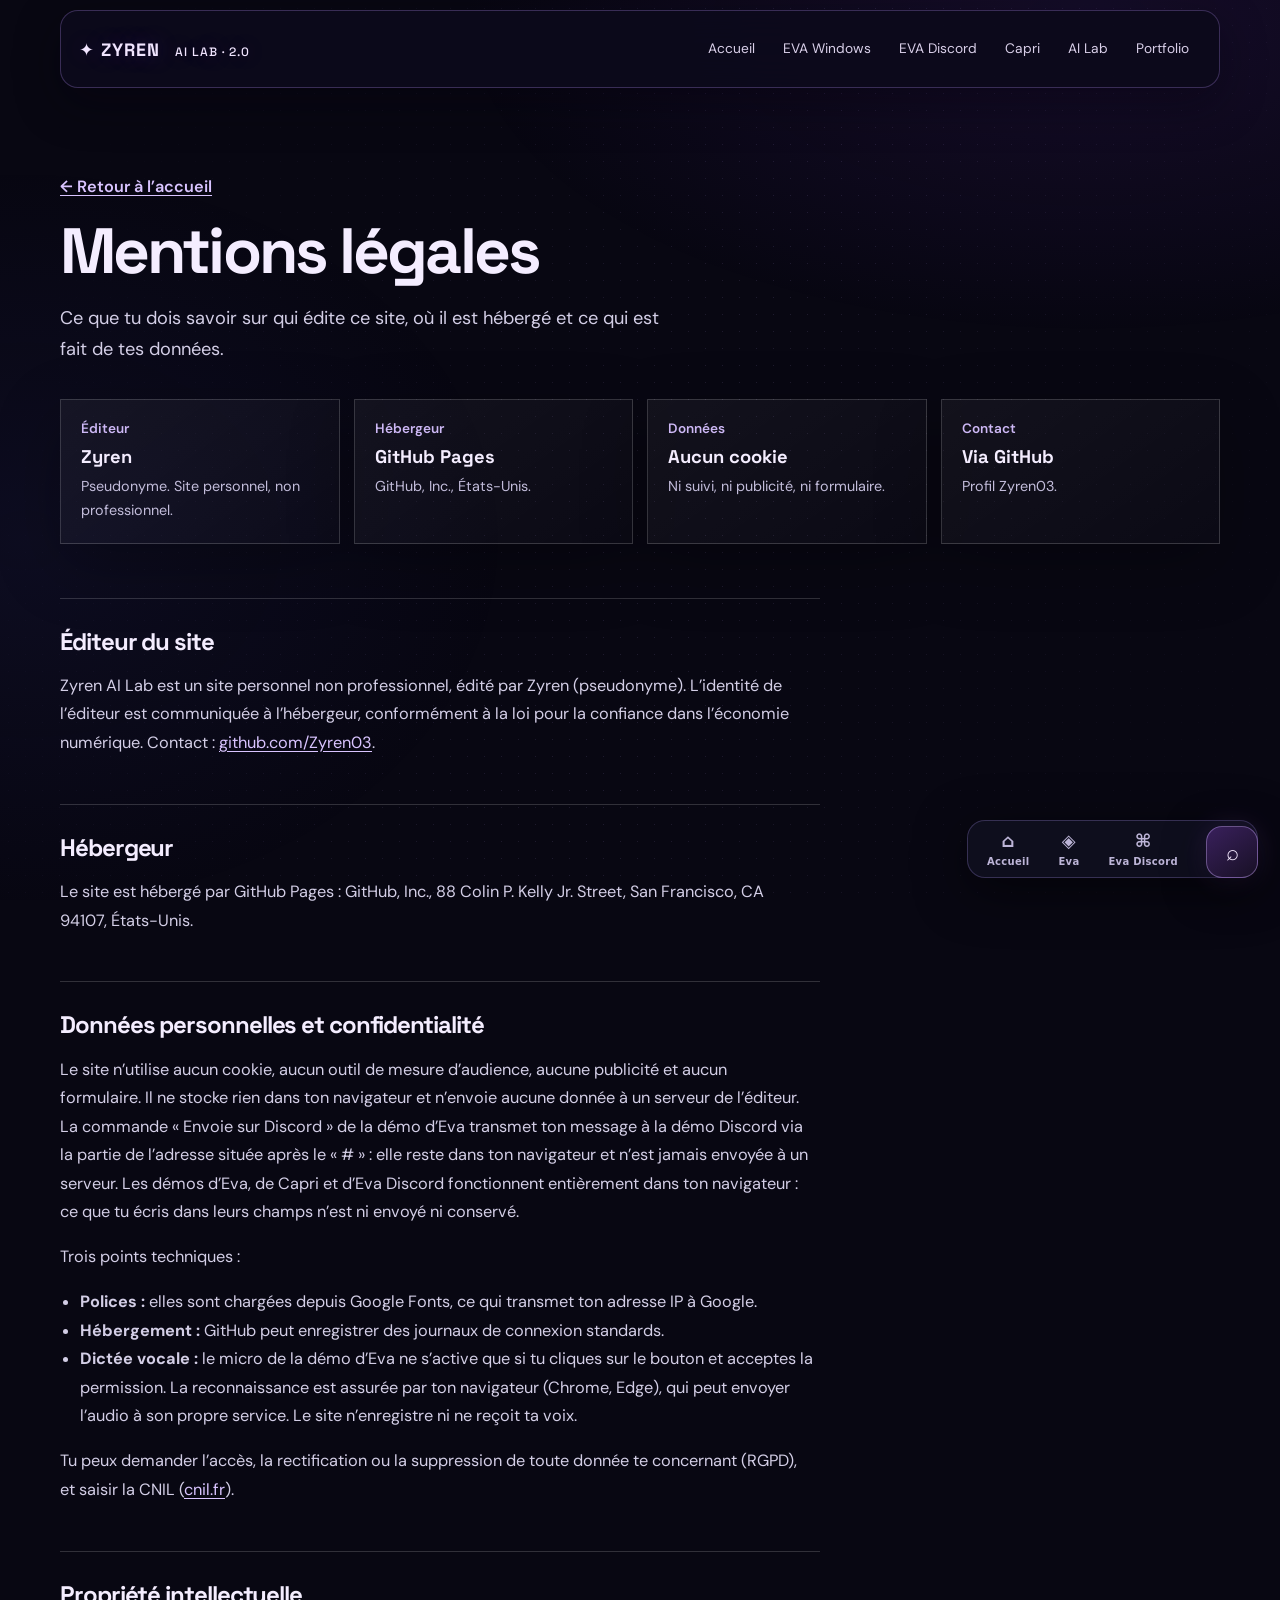
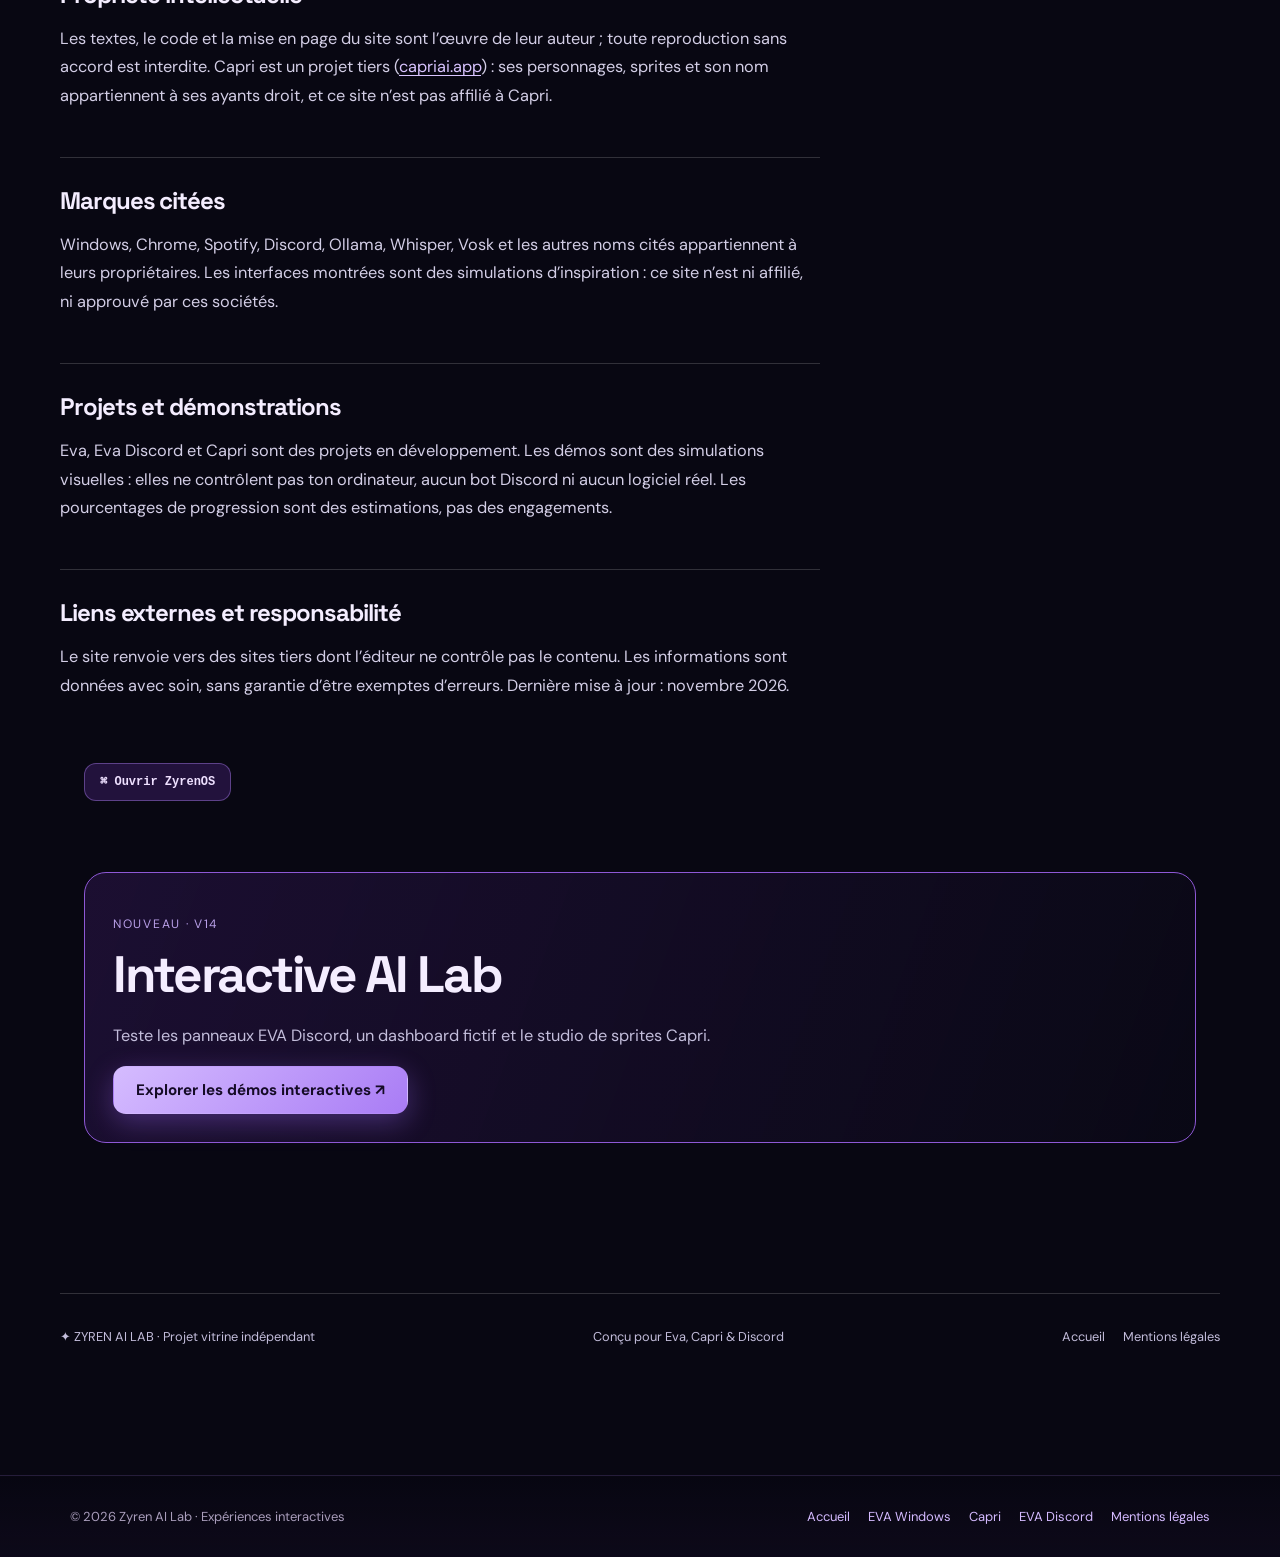
<file: mentions-legales.html>
<!DOCTYPE html>

<html lang="fr"><head><meta charset="utf-8"/><meta content="width=device-width,initial-scale=1" name="viewport"/><meta content="#080812" name="theme-color"/><meta content="dark" name="color-scheme"/><meta content="Mentions légales et confidentialité du site Zyren AI Lab : éditeur, hébergeur, données personnelles, propriété intellectuelle." name="description"/><title>Mentions légales — Zyren AI Lab</title><link href="https://fonts.googleapis.com" rel="preconnect"/><link crossorigin="" href="https://fonts.gstatic.com" rel="preconnect"/><link href="https://fonts.googleapis.com/css2?family=DM+Sans:wght@400;500;600;700&amp;family=Space+Grotesk:wght@400;500;600;700&amp;display=swap" rel="stylesheet"/><link href="css/global.css?v=2.0" rel="stylesheet"/><link href="css/v11.css?v=2.0" rel="stylesheet"/><link href="css/design.css?v=2.0" rel="stylesheet"/><link href="css/legal.css?v=2.0" rel="stylesheet"/><link href="css/v12.css?v=2.0" rel="stylesheet"/><link href="css/v13.css?v=2.0" rel="stylesheet"/><link href="css/refinement-v15.css" rel="stylesheet"/><link href="css/zyren-2.0.css" rel="stylesheet"/><meta content="Zyren AI Lab 2.0" name="application-name"/></head><body><header class="nav container"><a class="brand" href="index.html">✦ ZYREN <span>AI LAB · 2.0</span></a><nav aria-label="Navigation principale" class="nav-links"><a href="index.html">Accueil</a><a href="eva.html">EVA Windows</a><a href="discord.html">EVA Discord</a><a href="capri.html">Capri</a><a href="lab.html">AI Lab</a><a href="portfolio.html">Portfolio</a></nav><button aria-expanded="false" aria-label="Ouvrir le menu" class="nav-menu" data-menu="">☰</button></header><main class="container legal"><a class="legal-back" href="index.html">← Retour à l’accueil</a><h1>Mentions légales</h1><p class="lead">Ce que tu dois savoir sur qui édite ce site, où il est hébergé et ce qui est fait de tes données.</p>
<div class="legal-sum"><div class="panel"><small>Éditeur</small><strong>Zyren</strong><p>Pseudonyme. Site personnel, non professionnel.</p></div><div class="panel"><small>Hébergeur</small><strong>GitHub Pages</strong><p>GitHub, Inc., États-Unis.</p></div><div class="panel"><small>Données</small><strong>Aucun cookie</strong><p>Ni suivi, ni publicité, ni formulaire.</p></div><div class="panel"><small>Contact</small><strong>Via GitHub</strong><p>Profil Zyren03.</p></div></div>
<article><h2>Éditeur du site</h2><p>Zyren AI Lab est un site personnel non professionnel, édité par Zyren (pseudonyme). L’identité de l’éditeur est communiquée à l’hébergeur, conformément à la loi pour la confiance dans l’économie numérique. Contact : <a href="https://github.com/Zyren03" rel="noopener noreferrer" target="_blank">github.com/Zyren03</a>.</p></article>
<article><h2>Hébergeur</h2><p>Le site est hébergé par GitHub Pages : GitHub, Inc., 88 Colin P. Kelly Jr. Street, San Francisco, CA 94107, États-Unis.</p></article>
<article><h2>Données personnelles et confidentialité</h2><p>Le site n’utilise aucun cookie, aucun outil de mesure d’audience, aucune publicité et aucun formulaire. Il ne stocke rien dans ton navigateur et n’envoie aucune donnée à un serveur de l’éditeur. La commande « Envoie sur Discord » de la démo d’Eva transmet ton message à la démo Discord via la partie de l’adresse située après le « # » : elle reste dans ton navigateur et n’est jamais envoyée à un serveur. Les démos d’Eva, de Capri et d’Eva Discord fonctionnent entièrement dans ton navigateur : ce que tu écris dans leurs champs n’est ni envoyé ni conservé.</p><p>Trois points techniques :</p><ul><li><strong>Polices :</strong> elles sont chargées depuis Google Fonts, ce qui transmet ton adresse IP à Google.</li><li><strong>Hébergement :</strong> GitHub peut enregistrer des journaux de connexion standards.</li><li><strong>Dictée vocale :</strong> le micro de la démo d’Eva ne s’active que si tu cliques sur le bouton et acceptes la permission. La reconnaissance est assurée par ton navigateur (Chrome, Edge), qui peut envoyer l’audio à son propre service. Le site n’enregistre ni ne reçoit ta voix.</li></ul><p>Tu peux demander l’accès, la rectification ou la suppression de toute donnée te concernant (RGPD), et saisir la CNIL (<a href="https://www.cnil.fr" rel="noopener noreferrer" target="_blank">cnil.fr</a>).</p></article>
<article><h2>Propriété intellectuelle</h2><p>Les textes, le code et la mise en page du site sont l’œuvre de leur auteur ; toute reproduction sans accord est interdite. Capri est un projet tiers (<a href="https://capriai.app/" rel="noopener noreferrer" target="_blank">capriai.app</a>) : ses personnages, sprites et son nom appartiennent à ses ayants droit, et ce site n’est pas affilié à Capri.</p></article>
<article><h2>Marques citées</h2><p>Windows, Chrome, Spotify, Discord, Ollama, Whisper, Vosk et les autres noms cités appartiennent à leurs propriétaires. Les interfaces montrées sont des simulations d’inspiration : ce site n’est ni affilié, ni approuvé par ces sociétés.</p></article>
<article><h2>Projets et démonstrations</h2><p>Eva, Eva Discord et Capri sont des projets en développement. Les démos sont des simulations visuelles : elles ne contrôlent pas ton ordinateur, aucun bot Discord ni aucun logiciel réel. Les pourcentages de progression sont des estimations, pas des engagements.</p></article>
<article><h2>Liens externes et responsabilité</h2><p>Le site renvoie vers des sites tiers dont l’éditeur ne contrôle pas le contenu. Les informations sont données avec soin, sans garantie d’être exemptes d’erreurs. Dernière mise à jour : novembre 2026.</p></article><div class="container" style="padding:16px 0 36px"><button class="zy13-terminal-launch" data-zy13-terminal="" type="button">⌘ Ouvrir ZyrenOS</button></div><section class="container" style="padding:35px 0 60px"><div style="border:1px solid #8e58d6;border-radius:22px;padding:28px;background:linear-gradient(110deg,rgba(99,44,164,.22),rgba(10,9,22,.92))"><p style="color:#b9a0e9;letter-spacing:.14em;font-size:.76rem">NOUVEAU · V14</p><h2>Interactive AI Lab</h2><p>Teste les panneaux EVA Discord, un dashboard fictif et le studio de sprites Capri.</p><a class="btn primary" href="lab.html">Explorer les démos interactives ↗</a></div></section></main><footer class="footer container"><span>✦ ZYREN AI LAB · Projet vitrine indépendant</span><span>Conçu pour Eva, Capri &amp; Discord</span><nav aria-label="Liens du pied de page"><a href="index.html">Accueil</a><a href="mentions-legales.html">Mentions légales</a></nav></footer><script defer="" src="js/main.js?v=2.0"></script><script defer="" src="js/site-v11.js?v=2.0"></script><script defer="" src="js/site-v12.js?v=2.0"></script><script defer="" src="js/site-v13.js?v=2.0"></script><script defer="True" src="js/zyren-2.0.js"></script></body></html>
</file>
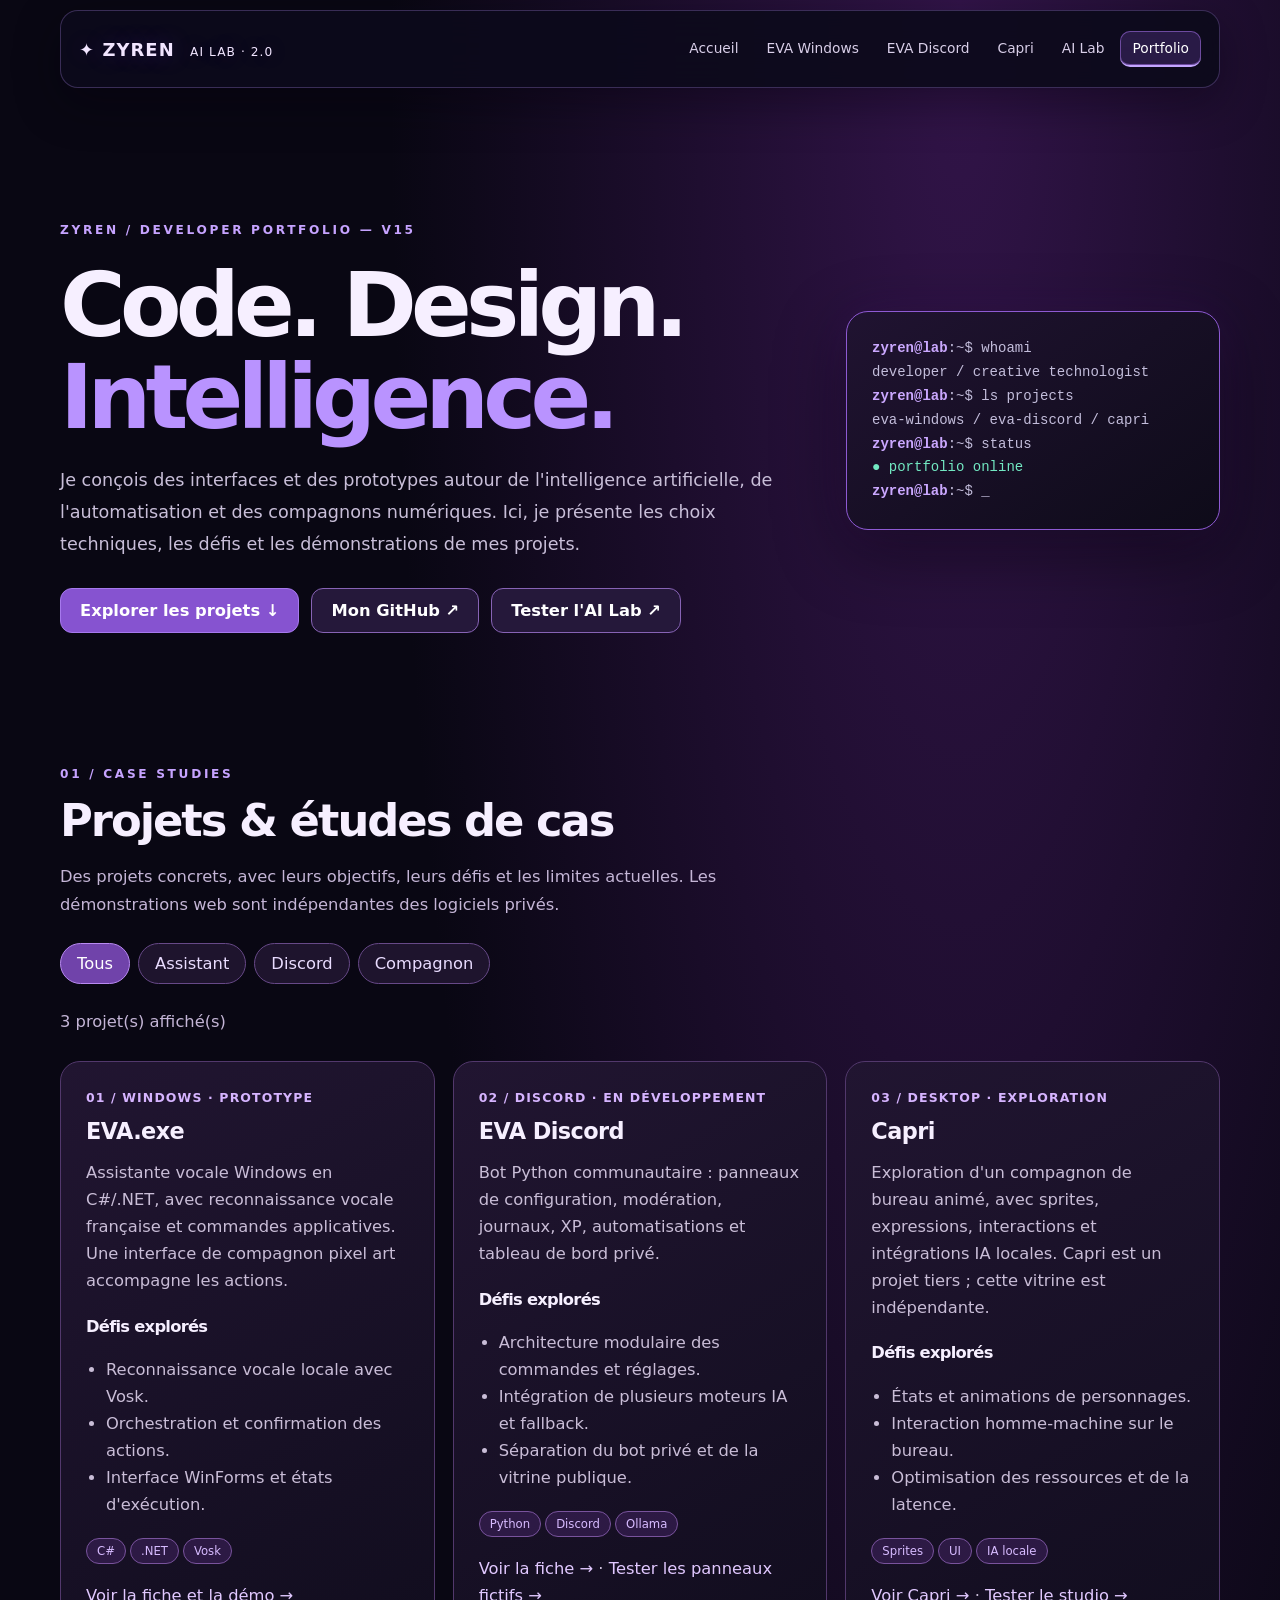
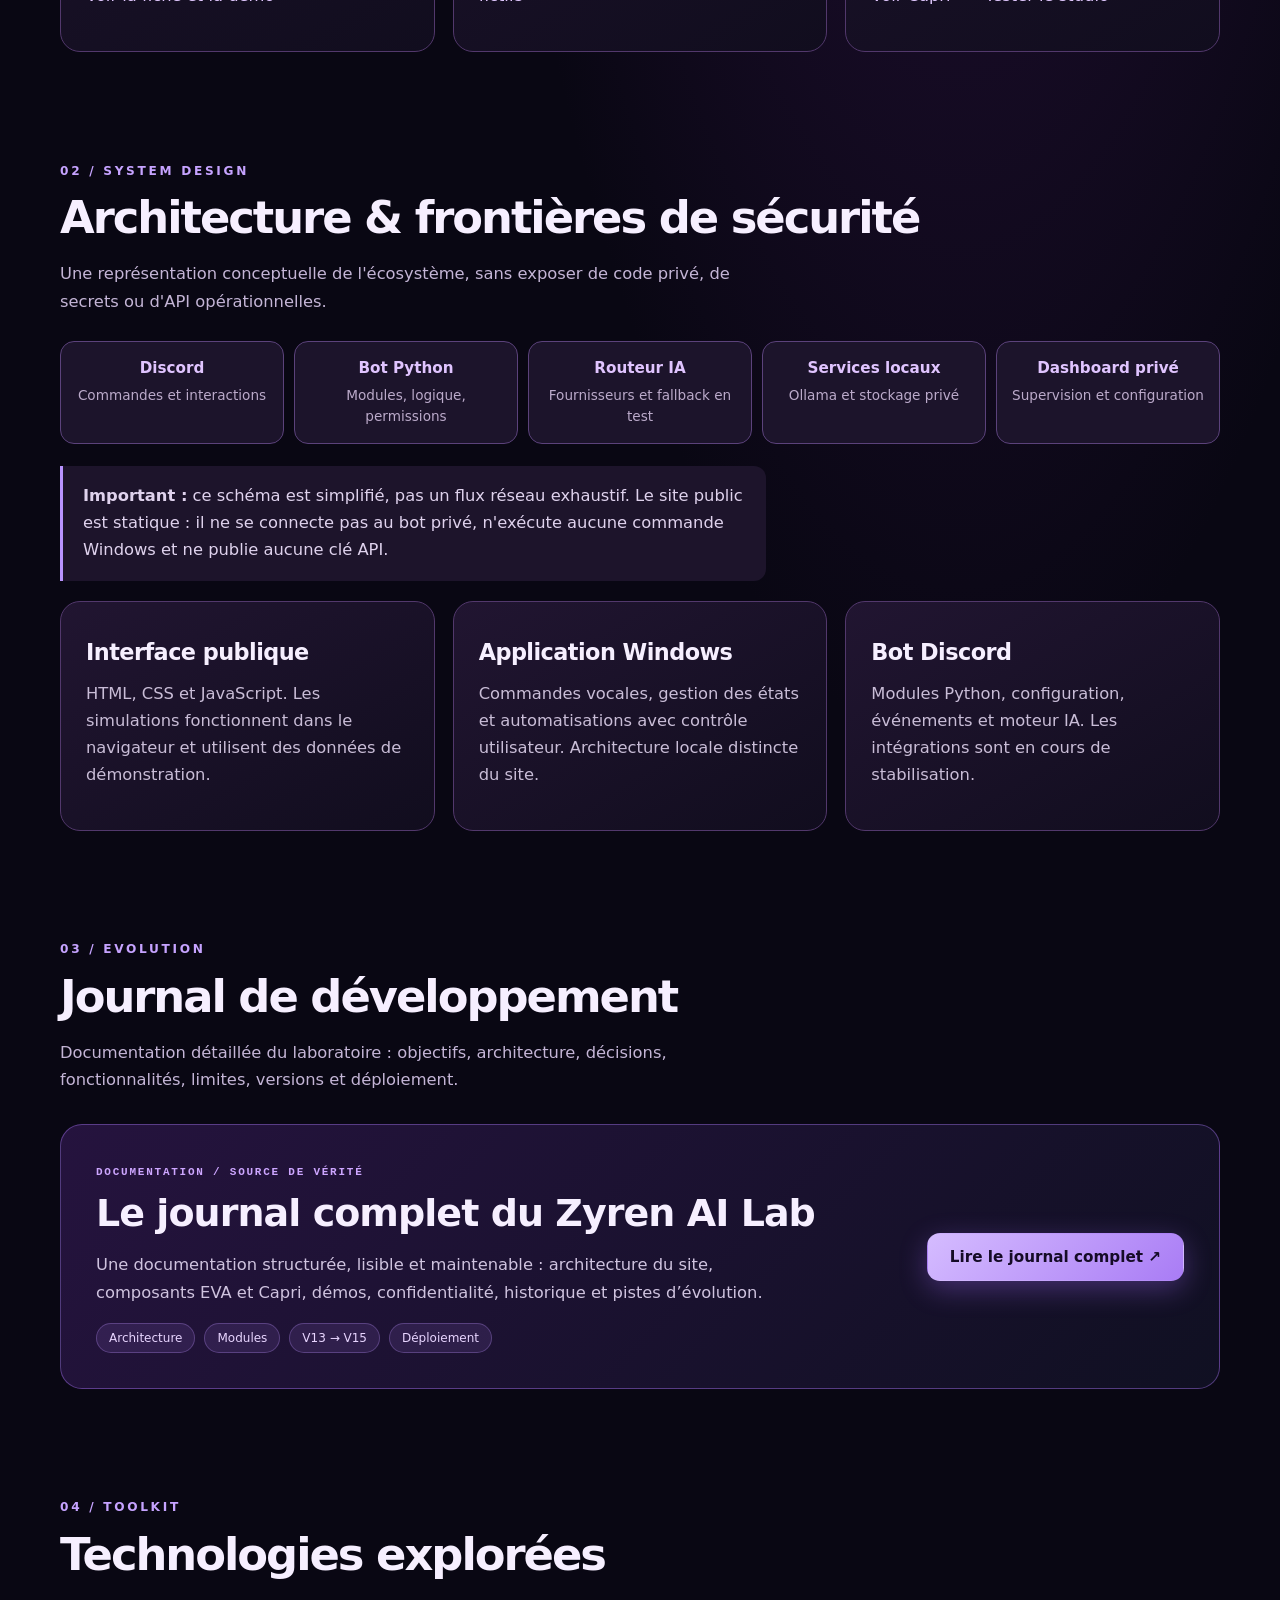
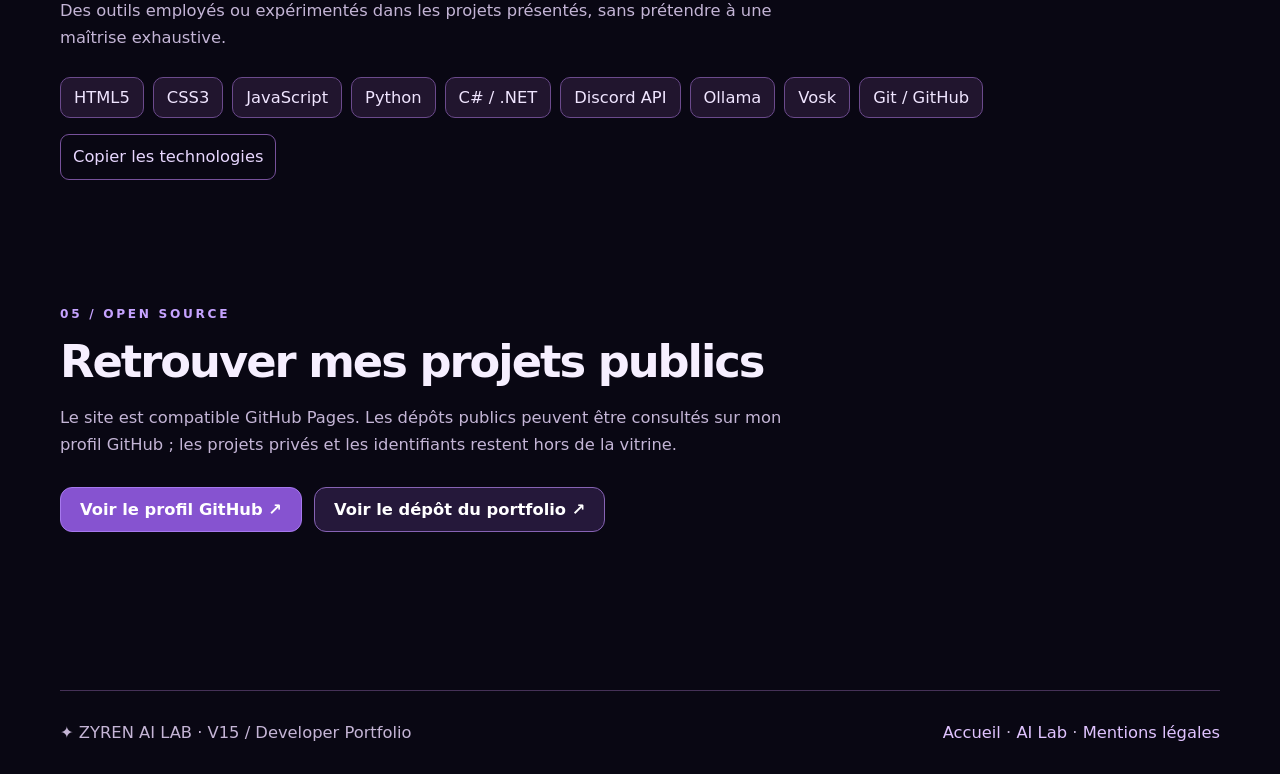
<file: portfolio.html>
<!DOCTYPE html>

<html lang="fr"><head><meta charset="utf-8"/><meta content="width=device-width,initial-scale=1" name="viewport"/><meta content="#090713" name="theme-color"/><meta content="Portfolio développeur Zyren AI Lab : études de cas EVA Windows, EVA Discord et Capri, architectures techniques et évolution du laboratoire." name="description"/><meta content="Developer Portfolio — Zyren AI Lab" property="og:title"/><meta content="Découvrez les projets, technologies, architectures et démonstrations interactives de Zyren AI Lab." property="og:description"/><meta content="website" property="og:type"/><title>Developer Portfolio V15 — Zyren AI Lab</title><link href="css/global.css" rel="stylesheet"/><link href="css/design.css" rel="stylesheet"/><link href="css/v15-portfolio.css" rel="stylesheet"/><link href="css/refinement-v15.css" rel="stylesheet"/><link href="css/zyren-2.0.css" rel="stylesheet"/><meta content="Zyren AI Lab 2.0" name="application-name"/></head><body class="v6-page portfolio-page"><a class="pf-skip" href="#main-content">Aller au contenu</a><header class="nav container"><a class="brand" href="index.html">✦ ZYREN <span>AI LAB · 2.0</span></a><nav aria-label="Navigation principale" class="nav-links"><a href="index.html">Accueil</a><a href="eva.html">EVA Windows</a><a href="discord.html">EVA Discord</a><a href="capri.html">Capri</a><a href="lab.html">AI Lab</a><a aria-current="page" class="active" href="portfolio.html">Portfolio</a></nav><button aria-expanded="false" aria-label="Ouvrir le menu" class="nav-menu" data-menu="">☰</button></header><main class="container portfolio-main" id="main-content"><section aria-labelledby="pf-title" class="pf-hero"><div><p class="pf-eyebrow">ZYREN / DEVELOPER PORTFOLIO — V15</p><h1 id="pf-title">Code. Design.<br/><em>Intelligence.</em></h1><p class="pf-lead">Je conçois des interfaces et des prototypes autour de l'intelligence artificielle, de l'automatisation et des compagnons numériques. Ici, je présente les choix techniques, les défis et les démonstrations de mes projets.</p><div class="pf-actions"><a class="pf-btn primary" href="#projects">Explorer les projets ↓</a><a class="pf-btn" href="https://github.com/Kylli4n" rel="noopener noreferrer" target="_blank">Mon GitHub ↗</a><a class="pf-btn" href="lab.html">Tester l'AI Lab ↗</a></div></div><div aria-label="Résumé technique du laboratoire" class="pf-console"><p><strong>zyren@lab</strong>:~$ whoami</p><p>developer / creative technologist</p><p><strong>zyren@lab</strong>:~$ ls projects</p><p>eva-windows / eva-discord / capri</p><p><strong>zyren@lab</strong>:~$ status</p><p class="ok">● portfolio online</p><p><strong>zyren@lab</strong>:~$ _</p></div></section><section aria-labelledby="projects-title" class="pf-section" id="projects"><p class="pf-eyebrow">01 / CASE STUDIES</p><h2 id="projects-title">Projets &amp; études de cas</h2><p class="pf-section-intro">Des projets concrets, avec leurs objectifs, leurs défis et les limites actuelles. Les démonstrations web sont indépendantes des logiciels privés.</p><div aria-label="Filtrer les projets" class="pf-filter" role="group"><button aria-pressed="true" data-filter="all" type="button">Tous</button><button aria-pressed="false" data-filter="assistant" type="button">Assistant</button><button aria-pressed="false" data-filter="discord" type="button">Discord</button><button aria-pressed="false" data-filter="companion" type="button">Compagnon</button></div><p aria-live="polite" class="pf-section-intro" id="pf-count">3 projet(s) affiché(s)</p><div class="pf-grid"><article class="pf-card" data-project-category="assistant"><span class="pf-meta">01 / Windows · Prototype</span><h3>EVA.exe</h3><p>Assistante vocale Windows en C#/.NET, avec reconnaissance vocale française et commandes applicatives. Une interface de compagnon pixel art accompagne les actions.</p><h4>Défis explorés</h4><ul><li>Reconnaissance vocale locale avec Vosk.</li><li>Orchestration et confirmation des actions.</li><li>Interface WinForms et états d'exécution.</li></ul><span class="pf-chip">C#</span><span class="pf-chip">.NET</span><span class="pf-chip">Vosk</span><p><a href="eva.html">Voir la fiche et la démo →</a></p></article><article class="pf-card" data-project-category="discord"><span class="pf-meta">02 / Discord · En développement</span><h3>EVA Discord</h3><p>Bot Python communautaire : panneaux de configuration, modération, journaux, XP, automatisations et tableau de bord privé.</p><h4>Défis explorés</h4><ul><li>Architecture modulaire des commandes et réglages.</li><li>Intégration de plusieurs moteurs IA et fallback.</li><li>Séparation du bot privé et de la vitrine publique.</li></ul><span class="pf-chip">Python</span><span class="pf-chip">Discord</span><span class="pf-chip">Ollama</span><p><a href="discord.html">Voir la fiche →</a> · <a href="lab.html">Tester les panneaux fictifs →</a></p></article><article class="pf-card" data-project-category="companion"><span class="pf-meta">03 / Desktop · Exploration</span><h3>Capri</h3><p>Exploration d'un compagnon de bureau animé, avec sprites, expressions, interactions et intégrations IA locales. Capri est un projet tiers ; cette vitrine est indépendante.</p><h4>Défis explorés</h4><ul><li>États et animations de personnages.</li><li>Interaction homme-machine sur le bureau.</li><li>Optimisation des ressources et de la latence.</li></ul><span class="pf-chip">Sprites</span><span class="pf-chip">UI</span><span class="pf-chip">IA locale</span><p><a href="capri.html">Voir Capri →</a> · <a href="lab.html">Tester le studio →</a></p></article></div></section><section aria-labelledby="architecture-title" class="pf-section" id="architecture"><p class="pf-eyebrow">02 / SYSTEM DESIGN</p><h2 id="architecture-title">Architecture &amp; frontières de sécurité</h2><p class="pf-section-intro">Une représentation conceptuelle de l'écosystème, sans exposer de code privé, de secrets ou d'API opérationnelles.</p><div aria-label="Architecture conceptuelle du bot" class="pf-steps"><div class="pf-step"><b>Discord</b><small>Commandes et interactions</small></div><div class="pf-step"><b>Bot Python</b><small>Modules, logique, permissions</small></div><div class="pf-step"><b>Routeur IA</b><small>Fournisseurs et fallback en test</small></div><div class="pf-step"><b>Services locaux</b><small>Ollama et stockage privé</small></div><div class="pf-step"><b>Dashboard privé</b><small>Supervision et configuration</small></div></div><p class="pf-note"><strong>Important :</strong> ce schéma est simplifié, pas un flux réseau exhaustif. Le site public est statique : il ne se connecte pas au bot privé, n'exécute aucune commande Windows et ne publie aucune clé API.</p><div class="pf-grid" style="margin-top:20px"><div class="pf-card"><h3>Interface publique</h3><p>HTML, CSS et JavaScript. Les simulations fonctionnent dans le navigateur et utilisent des données de démonstration.</p></div><div class="pf-card"><h3>Application Windows</h3><p>Commandes vocales, gestion des états et automatisations avec contrôle utilisateur. Architecture locale distincte du site.</p></div><div class="pf-card"><h3>Bot Discord</h3><p>Modules Python, configuration, événements et moteur IA. Les intégrations sont en cours de stabilisation.</p></div></div></section><section aria-labelledby="timeline-title" class="pf-section" id="timeline"><p class="pf-eyebrow">03 / EVOLUTION</p><h2 id="timeline-title">Journal de développement</h2><p class="pf-section-intro">Documentation détaillée du laboratoire : objectifs, architecture, décisions, fonctionnalités, limites, versions et déploiement.</p><div class="doc-feature"><div><span class="doc-kicker">DOCUMENTATION / SOURCE DE VÉRITÉ</span><h3>Le journal complet du Zyren AI Lab</h3><p>Une documentation structurée, lisible et maintenable : architecture du site, composants EVA et Capri, démos, confidentialité, historique et pistes d’évolution.</p><div class="doc-pills"><span>Architecture</span><span>Modules</span><span>V13 → V15</span><span>Déploiement</span></div></div><a class="btn primary" href="journal.html">Lire le journal complet ↗</a></div></section><section aria-labelledby="stack-title" class="pf-section" id="stack"><p class="pf-eyebrow">04 / TOOLKIT</p><h2 id="stack-title">Technologies explorées</h2><p class="pf-section-intro">Des outils employés ou expérimentés dans les projets présentés, sans prétendre à une maîtrise exhaustive.</p><div class="pf-tools"><span class="pf-tool">HTML5</span><span class="pf-tool">CSS3</span><span class="pf-tool">JavaScript</span><span class="pf-tool">Python</span><span class="pf-tool">C# / .NET</span><span class="pf-tool">Discord API</span><span class="pf-tool">Ollama</span><span class="pf-tool">Vosk</span><span class="pf-tool">Git / GitHub</span></div><p><button class="pf-copy" id="pf-copy-stack" type="button">Copier les technologies</button></p></section><section class="pf-section" id="github"><p class="pf-eyebrow">05 / OPEN SOURCE</p><h2>Retrouver mes projets publics</h2><p class="pf-section-intro">Le site est compatible GitHub Pages. Les dépôts publics peuvent être consultés sur mon profil GitHub ; les projets privés et les identifiants restent hors de la vitrine.</p><div class="pf-actions"><a class="pf-btn primary" href="https://github.com/Kylli4n" rel="noopener noreferrer" target="_blank">Voir le profil GitHub ↗</a><a class="pf-btn" href="https://github.com/Kylli4n/Kylli4n.github.io" rel="noopener noreferrer" target="_blank">Voir le dépôt du portfolio ↗</a></div></section></main><footer class="container pf-footer"><span>✦ ZYREN AI LAB · V15 / Developer Portfolio</span><nav aria-label="Pied de page"><a href="index.html">Accueil</a> · <a href="lab.html">AI Lab</a> · <a href="mentions-legales.html">Mentions légales</a></nav></footer><script defer="" src="js/main.js"></script><script defer="" src="js/site-v15.js"></script><script defer="True" src="js/zyren-2.0.js"></script></body></html>
</file>
<file: css/global.css>
500;600;700&family=Space+Grotesk:wght@400;500;600;700&display=swap');
:root{color-scheme:dark;--bg:#080812;--surface:#111122;--surface2:#19172b;--text:#f3efff;--muted:#aaa4c3;--line:#ffffff1b;--accent:#b794ff;--glow:#a46dff55;--radius:22px}*{box-sizing:border-box}html{scroll-behavior:smooth}body{margin:0;background:var(--bg);color:var(--text);font-family:'DM Sans',system-ui,sans-serif;overflow-x:hidden}body:before{content:'';position:fixed;inset:0;pointer-events:none;z-index:-1;background:radial-gradient(ellipse at 82% 9%,var(--glow),transparent 35%),radial-gradient(ellipse at 8% 85%,#4b2c6a35,transparent 38%)}h1,h2,h3,h4,.brand{font-family:'Space Grotesk',system-ui,sans-serif;letter-spacing:-.045em}h1{font-size:clamp(3.2rem,7vw,7.2rem);line-height:1.04;margin:18px 0 24px}h2{font-size:clamp(2.1rem,4vw,3.8rem);line-height:1.12;margin:10px 0 18px}h3{font-size:1.25rem;letter-spacing:-.025em;margin:0 0 10px}p{line-height:1.7;color:var(--muted)}a{color:inherit;text-decoration:none}button,input{font:inherit}button{cursor:pointer}.container{width:min(1160px,calc(100% - 48px));margin:auto}.nav{height:78px;display:flex;align-items:center;justify-content:space-between;border-bottom:1px solid var(--line);position:relative;z-index:10}.brand{font-size:1.12rem;font-weight:700;letter-spacing:.04em}.brand b{color:var(--accent)}.brand span{color:#817a99;font-weight:500;font-size:.76rem;margin-left:8px}.nav-links{display:flex;gap:26px;align-items:center}.nav-links a{font-size:.88rem;color:#c4bfd4;transition:color .2s}.nav-links a:hover,.nav-links a.active{color:white}.nav-menu{display:none;border:1px solid var(--line);background:var(--surface);color:white;padding:10px 13px;border-radius:12px}.eyebrow{font-size:.75rem;font-weight:700;letter-spacing:.19em;text-transform:uppercase;color:var(--accent)}.gradient{background:linear-gradient(105deg,#fff 10%,var(--accent) 85%);-webkit-background-clip:text;background-clip:text;color:transparent}.lead{font-size:1.08rem;max-width:620px}.btn{display:inline-flex;align-items:center;justify-content:center;gap:12px;padding:14px 20px;border-radius:13px;font-size:.9rem;font-weight:700;border:1px solid var(--line);transition:transform .25s,box-shadow .25s,background .25s}.btn:hover{transform:translateY(-3px)}.btn.primary{background:var(--accent);color:#140d21;border-color:transparent;box-shadow:0 10px 32px var(--glow)}.btn.ghost{background:#ffffff0a;color:white}.btn.small{padding:9px 14px;font-size:.8rem}.actions{display:flex;gap:12px;flex-wrap:wrap;margin-top:28px}.section{padding:100px 0}.section-head{max-width:680px;margin-bottom:36px}.panel{background:linear-gradient(145deg,#ffffff0c,#ffffff04);border:1px solid var(--line);border-radius:var(--radius);box-shadow:0 20px 65px #0004}.grid3{display:grid;grid-template-columns:repeat(3,1fr);gap:18px}.grid2{display:grid;grid-template-columns:repeat(2,1fr);gap:18px}.feature{padding:28px;min-height:190px}.feature .glyph{font-size:1.65rem;margin-bottom:20px;color:var(--accent)}.feature p{font-size:.91rem;margin:0}.tag{display:inline-block;font-size:.72rem;letter-spacing:.09em;text-transform:uppercase;border:1px solid var(--line);padding:7px 10px;border-radius:50px;color:#d4cde8;background:#ffffff08}.tag.accent{color:var(--accent);border-color:var(--glow)}.tags{display:flex;flex-wrap:wrap;gap:8px}.hero{padding:96px 0 100px}.hero-split{display:grid;grid-template-columns:1fr 1fr;gap:55px;align-items:center}.hero-split h1{font-size:clamp(3rem,6vw,6.1rem)}.hero-copy{position:relative;z-index:2}.stage{min-height:430px;position:relative;isolation:isolate}.stage:before{content:'';position:absolute;inset:10%;background:radial-gradient(circle,var(--glow),transparent 65%);filter:blur(25px);z-index:-1}.section-alt{background:linear-gradient(90deg,#ffffff03,#ffffff08,#ffffff03);border-top:1px solid var(--line);border-bottom:1px solid var(--line)}.section-index{display:flex;gap:14px;align-items:center;margin-bottom:12px}.section-index:before{content:'';width:30px;height:1px;background:var(--accent)}.demo-heading{display:flex;align-items:end;justify-content:space-between;gap:20px;margin-bottom:28px}.demo-heading p{max-width:450px}.video-shell{border:1px solid var(--line);background:#0a0a14;border-radius:24px;min-height:360px;overflow:hidden;display:grid;place-items:center;position:relative}.video-shell video{width:100%;height:auto;display:block;max-height:600px}.video-empty{text-align:center;padding:50px 24px}.video-empty .play{display:grid;place-items:center;width:76px;height:76px;border:1px solid var(--accent);border-radius:50%;margin:0 auto 20px;font-size:1.6rem;color:var(--accent);box-shadow:0 0 45px var(--glow)}.video-empty h3{margin:0}.video-empty p{max-width:440px;margin:12px auto}.timeline{border-left:1px solid #ffffff30;padding-left:26px}.timeline-item{position:relative;padding:0 0 28px}.timeline-item:before{content:'';position:absolute;left:-32px;top:5px;width:11px;height:11px;border-radius:50%;background:var(--accent);box-shadow:0 0 16px var(--glow)}.timeline-item p{margin:5px 0 0}.footer{border-top:1px solid var(--line);padding:34px 0 50px;display:flex;align-items:center;justify-content:space-between;gap:20px;font-size:.8rem;color:var(--muted)}.footer a:hover{color:white}.reveal{opacity:0;transform:translateY(22px);transition:opacity .7s,transform .7s}.reveal.visible{opacity:1;transform:none}.float{animation:float 5s ease-in-out infinite}@keyframes float{0%,100%{transform:translateY(0)}50%{transform:translateY(-13px)}}.pulse{animation:pulse 2.3s ease-in-out infinite}@keyframes pulse{0%,100%{opacity:.45}50%{opacity:1}}.sr-only{position:absolute;width:1px;height:1px;overflow:hidden;clip:rect(0,0,0,0)}.note{font-size:.79rem;color:#9990af}.project-card{display:block;overflow:hidden;transition:transform .3s,border-color .3s}.project-card:hover{transform:translateY(-8px);border-color:var(--accent)}.project-art{height:230px;display:grid;place-items:center;position:relative;overflow:hidden;background:radial-gradient(circle at center,var(--glow),transparent 65%),#111020}.project-art .symbol{font-size:6rem;text-shadow:0 0 60px var(--glow)}.project-card-body{padding:25px}.project-card-body p{min-height:84px}.project-card .go{font-weight:700;color:var(--accent);font-size:.9rem}.home-orb{width:min(360px,80%);aspect-ratio:1;border:1px solid #b79aff55;border-radius:50%;display:grid;place-items:center;position:absolute;inset:0;margin:auto;box-shadow:inset 0 0 65px var(--glow),0 0 80px var(--glow);animation:spin 35s linear infinite}.home-orb:before,.home-orb:after{content:'';position:absolute;border:1px dashed #b79aff77;border-radius:50%;inset:25px}.home-orb:after{inset:65px;border-style:solid;animation:spin 20s linear infinite reverse}.home-orb strong{font-size:6rem;color:white;animation:spin 35s linear infinite reverse;text-shadow:0 0 40px var(--accent)}@keyframes spin{to{transform:rotate(360deg)}}.status-dot{width:8px;height:8px;display:inline-block;background:#66e5c5;border-radius:50%;box-shadow:0 0 12px #66e5c5;margin-right:7px}@media(max-width:850px){.hero-split{grid-template-columns:1fr;gap:20px}.stage{min-height:360px}.grid3{grid-template-columns:1fr 1fr}.hero{padding:70px 0}.nav-links{display:none;position:absolute;top:70px;left:0;right:0;background:#171326;padding:24px;border:1px solid var(--line);border-radius:16px;flex-direction:column;align-items:start}.nav-links.open{display:flex}.nav-menu{display:block}}@media(max-width:570px){.container{width:min(100% - 30px,1160px)}.grid3,.grid2{grid-template-columns:1fr}.section{padding:70px 0}.hero{padding:54px 0}.stage{min-height:300px}.demo-heading{display:block}.footer{flex-direction:column;align-items:start}.project-card-body p{min-height:0}}@media(prefers-reduced-motion:reduce){*,*:before,*:after{animation-duration:.01ms!important;transition-duration:.01ms!important;scroll-behavior:auto!important}.reveal{opacity:1;transform:none}}
</file>
<file: css/v6.css>
/* Zyren AI Universe V6 polish */
.cr-mode-label{position:absolute;top:48px;left:12px;z-index:3;color:#6bfff5;font:10px monospace;letter-spacing:.12em;pointer-events:none}
.cr-v6-settings{margin:20px 10px 15px;padding:14px;background:#0d0a14;border:1px solid #f23d6c5e;color:#d7f6ff;font-family:monospace;font-size:11px}
.cr-v6-title{color:#ff547c;font-weight:800;margin-bottom:13px}.cr-v6-title span{float:right;color:#69e9f6;font-size:9px}
.cr-v6-grid{display:grid;grid-template-columns:1fr 1fr;gap:12px}.cr-v6-grid label{display:flex;flex-direction:column;gap:5px;color:#afc4d1}.cr-v6-grid select{width:100%;background:#130e19;color:#73ecf6;border:1px solid #a32950;padding:7px}.cr-v6-grid input[type=range]{accent-color:#f24574}.cr-v6-grid input[type=checkbox]{accent-color:#70e9ef}.cr-v6-buttons{display:flex;flex-wrap:wrap;gap:7px;margin-top:14px}.cr-v6-buttons button{background:#20111e;border:1px solid #f245745c;color:#ff7798;padding:8px 10px;cursor:pointer}.cr-v6-buttons button:hover{background:#4c1630}.cr-v6-foot{color:#7b9cae;margin-top:10px;font-size:10px}
.eva-v6-mic{flex-shrink:0;border:1px solid #ac81f277;background:#392451;color:#fff;border-radius:9px;width:39px;height:38px;cursor:pointer}.eva-v6-mic.listening{background:#d54a89;box-shadow:0 0 0 4px #d54a8933;animation:v6Mic 1.2s ease-in-out infinite}.eva-v6-mic:disabled{opacity:.45;cursor:not-allowed}@keyframes v6Mic{50%{box-shadow:0 0 0 10px #d54a8900}}
.eva-v6-controls{display:flex;justify-content:space-between;align-items:center;gap:8px;flex-wrap:wrap;padding:8px 13px;color:#b6b1d2;font-size:10px}.eva-v6-controls>div{display:flex;gap:7px}.eva-v6-controls button{background:#34224e;border:1px solid #9774d45e;color:#e8d8ff;border-radius:7px;padding:7px;cursor:pointer}.eva-v6-help{padding:12px;background:#251938;border:1px solid #9870d65e;border-radius:10px;margin:8px;color:#d7c5ff;font-size:12px}.eva-v6-help[hidden]{display:none}.eva-v6-help p{font-size:11px;line-height:1.7}
.eva-v6-taskbar{position:absolute;bottom:0;left:0;right:0;display:flex;gap:5px;padding:5px 8px;background:#100e2acb;backdrop-filter:blur(8px);z-index:15}.eva-v6-taskbar button{border:1px solid #a991fa55;background:#40315b;color:#eee7ff;border-radius:5px;padding:5px 8px;font-size:10px;cursor:pointer}.eva-v6-taskbar span{margin-left:auto;font-size:8px;color:#a99dc9;align-self:center}
.dl-chat{position:relative}.dl-v6-suggestions{position:absolute;bottom:111px;left:16px;right:16px;z-index:12;background:#202127;border:1px solid #5865f2;border-radius:10px;padding:6px;box-shadow:0 10px 35px #0008;max-height:250px;overflow:auto}.dl-v6-suggestions[hidden]{display:none}.dl-v6-choice{display:flex;justify-content:space-between;align-items:center;gap:10px;width:100%;border:0;background:transparent;color:#c9c6f5;text-align:left;padding:9px 12px;border-radius:6px;cursor:pointer}.dl-v6-choice.selected,.dl-v6-choice:hover{background:#5865f24a}.dl-v6-choice small{color:#b1b3bd;font-size:10px}.dl-v6-moderation{border-top:1px solid #ffffff14;background:#282a30;padding:8px;display:flex;flex-wrap:wrap;align-items:center;gap:6px}.dl-v6-moderation span{font-size:9px;color:#b0b3c3;margin-right:auto}.dl-v6-moderation button{border:1px solid #777c9b55;border-radius:5px;background:#3a3b48;color:#e0dff7;font-size:10px;padding:6px;cursor:pointer}.dl-v6-system{padding:10px;margin:8px 0;background:#5865f218;border-left:3px solid #9d89ff;border-radius:4px;color:#c5baff;font-size:11px}
@media(max-width:600px){.cr-v6-grid{grid-template-columns:1fr}.dl-v6-moderation span{width:100%}.eva-v6-taskbar span{display:none}}
@media(prefers-reduced-motion:reduce){.eva-v6-mic.listening{animation:none}}
</file>
<file: css/v7.css>
/* V7 — Project progress / Rose-inspired pixel dashboard */
:root{--pixel-purple:#c77dff;--pixel-pink:#ff67c5;--pixel-green:#39e9a4}
.progress-card{margin:18px 0 14px;padding:13px 14px;border:1px solid #6c507b;background:#100e1b;box-shadow:4px 4px 0 #06040a;position:relative}
.progress-card:before{content:'✦';position:absolute;right:10px;top:7px;color:#ff7dc7;font-size:11px}
.progress-label{display:flex;justify-content:space-between;gap:8px;align-items:center;font-size:12px;color:#e8d9f0;font-weight:700}
.progress-value{color:var(--pixel-pink);font-size:18px;font-weight:900;letter-spacing:.5px}
.progress-track{margin-top:10px;height:11px;border:1px solid #a77ab7;background:repeating-linear-gradient(90deg,#282039 0 9px,#100e1b 9px 12px);overflow:hidden}
.progress-fill{display:block;height:100%;width:0;background:repeating-linear-gradient(90deg,#f67ac6 0 11px,#ffb65e 11px 23px,#b879fa 23px 34px,#63e7b0 34px 45px);transition:width 1.4s cubic-bezier(.2,.8,.2,1)}
.progress-card.is-visible .progress-fill{width:var(--progress)}
.progress-note{font-size:11px;color:#b5a4c4;margin:8px 0 0}
.project-status-section{margin:38px auto 60px;max-width:1050px;padding:0 22px}
.project-status-shell{border:1px solid #72527f;background:linear-gradient(135deg,#130e1e,#090912 70%);padding:clamp(18px,4vw,34px);box-shadow:7px 7px 0 #08040d}
.project-status-head{display:flex;align-items:center;justify-content:space-between;gap:16px;flex-wrap:wrap;margin-bottom:20px}
.project-status-head h2{font-size:clamp(22px,3vw,32px);margin:0!important;letter-spacing:-.03em}
.project-status-head .progress-card{min-width:min(100%,280px);margin:0}
.project-status-list{display:grid;gap:0}
.project-status-row{display:flex;justify-content:space-between;gap:16px;align-items:center;border-bottom:1px solid #513359;padding:13px 2px}
.project-status-row:last-child{border-bottom:0}
.project-status-row strong{font-size:14px;color:#f4e9fa;display:block}
.project-status-row small{font-size:12px;color:#b9a6c6;display:block;margin-top:5px}
.project-status-badge{flex:none;border:1px solid #39e9a4;color:#39e9a4;padding:5px 9px;font:700 11px/1.2 monospace}
.project-status-badge.pending{color:#d8b1fa;border-color:#8e679e}
.project-status-badge.wip{color:#ffbc74;border-color:#ffbc74}
.project-status-disclaimer{font-size:12px;color:#b8a4c4;margin-top:20px;line-height:1.6}
.project-card .progress-card{margin-top:16px}
.project-card .project-card-body .go{display:inline-block;margin-top:12px}
@media(max-width:540px){.project-status-row{align-items:flex-start}.project-status-badge{font-size:10px}.progress-card{padding:11px}}
@media(prefers-reduced-motion:reduce){.progress-fill{transition:none}}
</file>
<file: css/v8.css>
/* Zyren V8 — original UI inspired by Uiverse interaction patterns, not a copied component */
:root{--z8-ease:cubic-bezier(.2,.8,.2,1)}
body{background-color:#070913}
.project-card{isolation:isolate;position:relative;overflow:hidden;border:1px solid rgba(179,156,255,.17)!important;border-radius:23px!important;background:linear-gradient(148deg,rgba(32,32,55,.87),rgba(12,13,26,.96))!important;box-shadow:0 16px 46px #03040c55,inset 0 1px #ffffff13!important;transition:transform .35s var(--z8-ease),border-color .3s,box-shadow .35s!important}
.project-card:hover{transform:translateY(-9px)!important;border-color:rgba(194,157,255,.55)!important;box-shadow:0 28px 70px #05020f99,0 0 36px #9c68f21b!important}
.project-card::before{content:"";position:absolute;z-index:-1;inset:0;pointer-events:none;background:radial-gradient(350px circle at var(--mx,50%) var(--my,15%),rgba(173,113,255,.15),transparent 67%);opacity:0;transition:opacity .3s}
.project-card:hover::before{opacity:1}
.project-card .project-art{border-radius:18px 18px 0 0;filter:saturate(.9)}
.project-card .project-card-body{position:relative}
.project-card .progress-card,.project-status-head .progress-card{--accent:#ae82ff;position:relative;display:grid;grid-template-columns:1fr auto;align-items:center;gap:8px;margin:24px 0 8px;padding:0;background:transparent;border:0;box-shadow:none;min-width:0}
.progress-card::before{display:none}
.progress-label{display:flex;flex-direction:column;align-items:flex-start;gap:5px;font-size:10px;font-weight:700;letter-spacing:.12em;color:#a7a8c4}
.progress-value{font-size:26px;line-height:1.1;letter-spacing:-.06em;font-weight:800;color:#f3eaff}
.progress-track{grid-column:1/-1;position:relative;height:7px;border:0;border-radius:999px;margin:3px 0 0;overflow:hidden;background:#27253a}
.progress-fill{width:0;height:100%;border-radius:inherit;background:linear-gradient(90deg,#6c62ff,#b06bfa,#e18fe9);box-shadow:0 0 16px #aa76ff7a;transition:width 1.35s var(--z8-ease)}
.progress-card.is-visible .progress-fill{width:var(--progress)}
.progress-note{grid-column:1/-1;margin:0;color:#8f91ae;font-size:10px;line-height:1.5}
.project-card .go{transition:letter-spacing .25s,color .25s}
.project-card:hover .go{letter-spacing:.035em;color:#d5baff}
.project-status-section{max-width:1120px;margin:58px auto 85px}
.project-status-shell{position:relative;overflow:hidden;border:1px solid #ffffff1c;border-radius:26px;padding:clamp(22px,4vw,44px);background:radial-gradient(ellipse at 100% 0%,#653da024,transparent 45%),linear-gradient(140deg,#151627,#0c0d18 75%);box-shadow:0 24px 75px #02030a77,inset 0 1px #ffffff12}
.project-status-shell::before{content:"";position:absolute;inset:0 0 auto;height:1px;background:linear-gradient(90deg,transparent,#bc8cff88,transparent)}
.project-status-head{align-items:center;gap:28px;margin-bottom:28px}
.project-status-head h2{font-size:clamp(26px,3vw,38px);letter-spacing:-.055em}
.project-status-head .progress-card{width:260px;padding:16px 18px;border:1px solid #ffffff19;border-radius:17px;background:#ffffff08}
.project-status-list{display:grid;grid-template-columns:repeat(2,minmax(0,1fr));gap:12px}
.project-status-row{position:relative;align-items:flex-start;min-height:96px;padding:19px 18px;border:1px solid #ffffff12;border-radius:16px;background:#ffffff06;transition:background .25s,transform .25s,border-color .25s}
.project-status-row:hover{background:#b88bff0c;transform:translateY(-3px);border-color:#b58bff55}
.project-status-row strong{font-size:14px;color:#f5f1ff}
.project-status-row small{font-size:12px;line-height:1.5;color:#9c9db8}
.project-status-badge{border-radius:999px;padding:6px 10px;border:1px solid #43d6a34d;background:#43d6a310;color:#6ae2b7;font:700 10px/1.2 system-ui;white-space:nowrap}
.project-status-badge.wip{border-color:#e9b46a55;background:#e9b46a13;color:#f3bf80}
.project-status-badge.pending{border-color:#a49bb555;background:#a49bb511;color:#c4bfd1}
.project-status-disclaimer{font-size:12px;color:#9496b3;margin-top:22px}
body.eva .progress-fill{background:linear-gradient(90deg,#735cff,#b86dff,#f08dd7)}
body.capri .progress-fill{background:linear-gradient(90deg,#3477e8,#67b6f8,#9de4ed)}
body.discord .progress-fill{background:linear-gradient(90deg,#5865f2,#8a85ff,#bd9df8)}
@media(max-width:680px){.project-status-list{grid-template-columns:1fr}.project-status-head .progress-card{width:100%}.project-status-row{min-height:0}.project-card:hover{transform:none!important}}
@media(prefers-reduced-motion:reduce){.project-card,.project-status-row,.progress-fill{transition:none!important}.project-card:hover,.project-status-row:hover{transform:none!important}}
</file>
<file: css/orbit-v9.css>
/* Zyren AI Universe · original interactive orbit */
.orbit-universe{--orbit-size:min(31vw,440px);position:relative!important;display:grid;place-items:center;width:var(--orbit-size);height:var(--orbit-size);min-width:320px;min-height:320px;margin:auto;border-radius:50%;isolation:isolate;background:radial-gradient(circle,#9f70ec20 0%,#8e52df10 32%,transparent 67%)}
.orbit-universe:before{content:"";position:absolute;inset:2%;border:1px solid #bca1ff2b;border-radius:50%;box-shadow:0 0 90px #9761eb20}
.orbit-ring{position:absolute;border-radius:50%;pointer-events:none}
.orbit-ring-outer{inset:8%;border:1px dashed #ad83f450;animation:orbit-ring-spin 75s linear infinite}
.orbit-ring-inner{inset:24%;border:1px solid #a98bf15c;box-shadow:0 0 40px #9c68ff0b,inset 0 0 55px #8b57ee13}
.orbit-core{position:absolute;display:flex;flex-direction:column;align-items:center;gap:6px;z-index:2;filter:drop-shadow(0 0 30px #ab83ff77);pointer-events:none}
.orbit-core strong{font-size:clamp(62px,6vw,95px);line-height:1;color:#f5edff}
.orbit-core span{font:700 9px/1.5 system-ui,sans-serif;letter-spacing:.27em;color:#c9a9ff}
.orbit-path{position:absolute;inset:0;z-index:3;animation:orbit-spin 24s linear infinite}
.orbit-stop{position:absolute;left:50%;top:50%;width:0;height:0;display:grid;place-items:center;text-decoration:none;outline-offset:10px}
.orbit-eva{--start-angle:0deg;transform:rotate(0deg) translateY(calc(var(--orbit-size) * -.42))}
.orbit-capri{--start-angle:240deg;transform:rotate(240deg) translateY(calc(var(--orbit-size) * -.42))}
.orbit-discord{--start-angle:120deg;transform:rotate(120deg) translateY(calc(var(--orbit-size) * -.42))}
.orbit-token{position:absolute;display:flex;flex-direction:column;align-items:center;justify-content:center;gap:4px;width:78px;height:78px;border:1px solid #bfa1ff66;border-radius:20px;background:linear-gradient(140deg,#25203e,#0d1022);box-shadow:0 10px 35px #050410c9,0 0 25px #9c63ff2e;backdrop-filter:blur(12px);animation:orbit-counter 24s linear infinite;transition:background .2s,border-color .2s,box-shadow .2s}
.orbit-glyph{font-size:26px;line-height:1;color:#d4b8ff}
.orbit-name{font:800 9px/1 system-ui,sans-serif;letter-spacing:.08em;color:#f2e9ff}
.orbit-capri .orbit-token{border-color:#72b8ff7a}.orbit-capri .orbit-glyph{color:#8ecbff}
.orbit-discord .orbit-token{border-color:#9299ff8c}.orbit-discord .orbit-glyph{color:#aeb3ff}
.orbit-stop:hover .orbit-token,.orbit-stop:focus-visible .orbit-token{background:#332650;border-color:#e1ccff;box-shadow:0 0 34px #a678ff88}
.orbit-universe:hover .orbit-path,.orbit-universe:hover .orbit-token,.orbit-universe:focus-within .orbit-path,.orbit-universe:focus-within .orbit-token{animation-play-state:paused}
.orbit-hint{position:absolute;bottom:-32px;color:#a397c5;font:700 9px/1.4 system-ui,sans-serif;letter-spacing:.12em;white-space:nowrap}
@keyframes orbit-spin{to{transform:rotate(360deg)}}
@keyframes orbit-counter{from{transform:rotate(calc(-1 * var(--start-angle)))}to{transform:rotate(calc(-360deg - var(--start-angle)))}}
@keyframes orbit-ring-spin{to{transform:rotate(360deg)}}
@media(max-width:850px){.orbit-universe{--orbit-size:min(76vw,400px);min-width:280px;min-height:280px;margin:32px auto 55px}.orbit-token{width:69px;height:69px}.orbit-hint{font-size:8px}}
@media(prefers-reduced-motion:reduce){.orbit-path,.orbit-token,.orbit-ring-outer{animation:none!important}.orbit-eva .orbit-token{transform:rotate(0deg)}.orbit-capri .orbit-token{transform:rotate(-240deg)}.orbit-discord .orbit-token{transform:rotate(-120deg)}}

/* Keep the whole universe and its labels upright; only the orbital path rotates. */
.orbit-universe{animation:none!important;transform:none!important}
.orbit-universe .orbit-core strong{animation:none!important;transform:none!important}
.orbit-universe .orbit-token{transform-origin:center center}
</file>
<file: css/signal-v10.css>
/* Zyren V10: Beyond the Interface — self-contained signal experience */
.zy-signal-section{position:relative;overflow:hidden;background:radial-gradient(ellipse at 50% 52%,#23133752,transparent 60%),#090912;text-align:center}
.zy-signal-wrap{max-width:1120px;padding-top:18px;padding-bottom:20px}
.zy-signal-wrap>.eyebrow{justify-content:center;margin-bottom:25px}
.zy-signal-wrap h2{max-width:940px;margin:0 auto;font-size:clamp(2rem,4.8vw,4.3rem);line-height:1.12;letter-spacing:-.045em}
.zy-signal-subtitle{font-size:clamp(1rem,1.7vw,1.3rem);color:#b6afc9;margin:24px auto 30px}
.zy-signal-panel{position:relative;min-height:300px;display:flex;align-items:center;justify-content:center;isolation:isolate;overflow:hidden;cursor:crosshair;border:1px solid #c19eff24;border-radius:24px;background:radial-gradient(ellipse at 50% 50%,#4a287849 0%,#170f2b5c 42%,#0d0c1a 78%);box-shadow:inset 0 1px #ffffff0b,0 24px 65px #05030e70;outline-offset:5px;transition:border-color .3s}
.zy-signal-panel:hover,.zy-signal-panel:focus-visible{border-color:#c19eff77}
.zy-signal-halo{position:absolute;z-index:-1;width:390px;height:390px;border-radius:50%;background:radial-gradient(circle,#a25bfa30,transparent 67%);filter:blur(14px);transform:translate(var(--cursor-x,0px),var(--cursor-y,0px));transition:transform .25s ease-out;pointer-events:none}
.zy-signal-visual{height:170px;display:flex;align-items:center;justify-content:center;gap:5px;max-width:calc(100% - 45px);pointer-events:none}
.zy-signal-bar{display:block;width:5px;min-width:3px;height:var(--height);border-radius:99px;background:linear-gradient(180deg,#e9c4ff,#a773f8 50%,#6547d8);box-shadow:0 0 16px #a87afa75;transform:scaleY(.38);animation:zy-signal-breathe var(--duration,1.7s) ease-in-out infinite alternate;animation-delay:var(--delay,0s);opacity:.85;transition:background .3s}
.zy-signal-panel.is-reacting .zy-signal-bar{background:linear-gradient(180deg,#fff2ff,#d5a4ff 40%,#9364ff);box-shadow:0 0 24px #bd82ff}
.zy-signal-live{position:absolute;bottom:25px;left:50%;transform:translateX(-50%);display:flex;align-items:center;gap:9px;color:#bda8e2;font:700 10px/1.2 ui-monospace,monospace;letter-spacing:.19em;white-space:nowrap}
.zy-signal-dot{width:7px;height:7px;border-radius:50%;background:#6cf3c3;box-shadow:0 0 12px #6cf3c3}
.zy-signal-coordinates{position:absolute;right:24px;top:20px;color:#827595;font:600 10px ui-monospace,monospace;letter-spacing:.15em}
.zy-signal-steps{display:grid;grid-template-columns:repeat(3,1fr);max-width:800px;margin:35px auto 0;gap:16px}
.zy-signal-steps>div{display:flex;flex-direction:column;gap:7px;padding:8px 10px}
.zy-signal-steps span{font:700 10px ui-monospace,monospace;color:#a88ad2;letter-spacing:.16em}
.zy-signal-steps strong{font-size:clamp(1.05rem,1.6vw,1.4rem);color:#f0e9ff}
.zy-signal-footnote{margin:27px auto 0;max-width:680px;color:#858099;font-size:12px;line-height:1.6}
@keyframes zy-signal-breathe{from{transform:scaleY(.22);opacity:.4}to{transform:scaleY(1);opacity:1}}
@media(max-width:650px){.zy-signal-panel{min-height:250px}.zy-signal-visual{gap:3px}.zy-signal-bar{width:3px}.zy-signal-steps{gap:0}.zy-signal-steps span{font-size:8px}.zy-signal-footnote{font-size:11px}}
@media(prefers-reduced-motion:reduce){.zy-signal-bar{animation:none;transform:scaleY(.7)}.zy-signal-halo{transition:none}}

/* V12 : étapes pilotées */
.zy-signal-panel{cursor:default;flex-direction:column;gap:14px}
.zy-signal-caption{position:absolute;top:22px;left:0;right:0;margin:0 auto;max-width:90%;text-align:center;color:#efe7ff;font-size:clamp(.95rem,1.6vw,1.15rem);font-weight:500}
.zy-signal-live{color:#d4c4f2;font:600 12px/1.2 'DM Sans',system-ui,sans-serif;letter-spacing:.04em}
.zy-signal-bar{transition:background .5s,box-shadow .5s}
.zy-signal-panel[data-step="0"] .zy-signal-bar{animation-duration:calc(var(--duration)*.5)}
.zy-signal-panel[data-step="1"] .zy-signal-bar{animation-name:zy-think;animation-duration:calc(var(--duration)*2.2);background:linear-gradient(180deg,#d7edff,#6fa8ff 55%,#4a63d8);box-shadow:0 0 16px #6fa8ff80}
.zy-signal-panel[data-step="2"] .zy-signal-bar{animation-duration:1.7s;background:linear-gradient(180deg,#fff,#e0b6ff 40%,#9364ff);box-shadow:0 0 26px #c58cff}
@keyframes zy-think{from{transform:scaleY(.12);opacity:.35}to{transform:scaleY(.42);opacity:.8}}
.zy-signal-steps{max-width:860px;gap:12px}
.zy-step{text-align:left;display:flex;flex-direction:column;gap:6px;padding:16px 18px;border:1px solid #ffffff2e;border-radius:16px;background:#ffffff0a;color:#fff;transition:background .3s,border-color .3s}
.zy-step span{font:600 12px 'DM Sans',system-ui,sans-serif;color:#cdb8f5}
.zy-step strong{font-size:1.3rem}
.zy-step small{color:#c3bddb;font-size:.85rem}
.zy-step:hover{background:#ffffff16}
.zy-step.on{background:#a46dff2b;border-color:#d0b2ff}
@media(max-width:650px){.zy-signal-steps{grid-template-columns:1fr}.zy-signal-caption{top:16px}}
</file>
<file: css/v11.css>
/* V11: shared polish, keyboard support and responsive refinements */
:root{--v11-glow:#b28aff;scroll-behavior:smooth}
::selection{background:#986cf1;color:#fff}
:focus-visible{outline:2px solid #c6a5ff!important;outline-offset:4px}
body{overflow-x:hidden}
.v11-scroll{position:fixed;z-index:9999;left:0;top:0;height:3px;width:0;background:linear-gradient(90deg,#5b64f5,#c183ff,#ed9ddd);box-shadow:0 0 14px #a676ff;pointer-events:none;transform-origin:left}
.v11-grain{position:fixed;z-index:0;inset:0;pointer-events:none;opacity:.13;background-image:radial-gradient(#b9a4f3 0.55px,transparent .65px);background-size:17px 17px;mask-image:linear-gradient(110deg,transparent 5%,black 55%,transparent 100%)}
main,header,footer{position:relative;z-index:1}
.nav{backdrop-filter:blur(16px);-webkit-backdrop-filter:blur(16px)}
a.btn,.btn,.project-card{transition-property:transform,box-shadow,background-color,border-color,color;transition-duration:.28s;transition-timing-function:cubic-bezier(.2,.8,.2,1)}
a.btn:hover,.btn:hover{transform:translateY(-3px)}
a.btn:active,.btn:active{transform:translateY(0) scale(.98)}
.v11-floating-nav{position:fixed;z-index:50;right:22px;bottom:22px;display:flex;gap:7px;padding:8px;border:1px solid #b59bff3d;background:#10101fe8;box-shadow:0 12px 50px #0008;backdrop-filter:blur(16px);border-radius:18px}
.v11-floating-nav a{display:grid;place-items:center;min-width:40px;height:40px;padding:0 10px;border:1px solid transparent;border-radius:11px;text-decoration:none;color:#bdb5d8;font:700 10px/1.2 system-ui;letter-spacing:.03em;transition:background .25s,color .25s,transform .25s}
.v11-floating-nav a:hover,.v11-floating-nav a[aria-current=page]{background:#a679ff24;border-color:#ab87fc66;color:#f5edff;transform:translateY(-2px)}
.v11-floating-nav a span{display:block;font-size:18px;margin-bottom:3px}
.v11-fade{animation:v11-appear .65s ease both}
@keyframes v11-appear{from{opacity:0;transform:translateY(13px)}to{opacity:1;transform:translateY(0)}}
.v11-top{position:fixed;right:25px;bottom:96px;z-index:50;display:grid;place-items:center;width:40px;height:40px;border:1px solid #aa86ef60;border-radius:13px;background:#171327e8;color:#e9d9ff;cursor:pointer;opacity:0;pointer-events:none;transform:translateY(8px);transition:opacity .25s,transform .25s}
.v11-top.show{opacity:1;pointer-events:auto;transform:translateY(0)}
@media(max-width:720px){.v11-floating-nav{right:8px;bottom:8px;left:8px;justify-content:space-around}.v11-floating-nav a{min-width:0;flex:1;font-size:9px}.v11-top{bottom:90px;right:12px}.hero h1{overflow-wrap:break-word}}
@media(prefers-reduced-motion:reduce){:root{scroll-behavior:auto}.v11-fade{animation:none!important}a.btn,.btn,.v11-floating-nav a{transition:none!important}}

/* V12 : lisibilité */
.orbit-hint,.orbit-core span,.orbit-name{font-size:11px}.progress-note,.progress-label{font-size:11px}.zy-signal-steps span,.zy-signal-live,.zy-signal-coordinates{font-size:11px}.nav{position:sticky;top:0;z-index:40;background:#080812cc}
@media(max-width:720px){.footer{padding-bottom:96px}}
</file>
<file: css/design.css>
/* Design V12 : base unique, contrastes et boutons (chargé en dernier) */
:root{--muted:#c3bddb;--line:#ffffff2b;--accent:#c4a6ff;--accent-strong:#d9c4ff;--btn-bg:#3b2a57;--btn-bd:#c9aaff;--btn-fg:#fff}
body{font-size:1.02rem;background-color:#07070f}
h1,h2{font-weight:700;text-wrap:balance}
p{max-width:68ch}
.lead{font-size:1.14rem;color:#d3cee6}
.eyebrow{letter-spacing:.14em;color:var(--accent-strong)}
.nav{background:#07070fe6;border-bottom-color:#ffffff24}
.nav-links a{color:#ddd8ee;font-size:.92rem;padding:8px 2px;border-bottom:2px solid transparent}
.nav-links a:hover{color:#fff}
.nav-links a.active{color:#fff;border-bottom-color:var(--accent)}
.nav-menu{min-width:44px;min-height:44px;border-color:#ffffff40}
/* Boutons principaux */
.btn{min-height:48px;padding:12px 22px;font-size:.95rem;border-width:1.5px}
.btn.primary{background:linear-gradient(135deg,#d5bcff,#a97cf5);color:#150b26;border-color:transparent;box-shadow:0 8px 28px #a46dff55}
.btn.primary:hover{background:linear-gradient(135deg,#e6d6ff,#b88dff)}
.btn.ghost{background:#ffffff14;border-color:#ffffff59;color:#fff}
.btn.ghost:hover{background:#ffffff26;border-color:#fff}
.tag{color:#eee7ff;border-color:#ffffff47;background:#ffffff12;font-size:.74rem}
.tag.accent{color:#f1e6ff;background:#a46dff30;border-color:#c4a6ff99}
/* Cartes projets */
.project-card .go{color:var(--accent-strong);font-size:.95rem}
.project-card-body p{color:#cfc9e4}
.project-card .tag{margin-right:6px}
.feature p,.section-head p{color:#cfc9e4}
/* Boutons des démos : fond clair assumé, texte blanc, bordure nette */
body .eva-demo-chips button,body .eva-commands button,body .eva-demo-footer button,body .eva-v6-controls button,body .eva-v6-taskbar button,
body .dl-actions button,body .dl-v6-moderation button,body .discord-demo-controls button,
body .cp-tool-buttons button,body .cp-demo-footer button,body .desktop-demo-controls button{background:var(--btn-bg);color:var(--btn-fg);border:1px solid var(--btn-bd);min-height:40px;font-size:.82rem}
body .eva-demo-chips button:hover,body .eva-commands button:hover,body .eva-demo-footer button:hover,body .eva-v6-controls button:hover,
body .dl-actions button:hover,body .dl-v6-moderation button:hover,body .cp-tool-buttons button:hover,body .desktop-demo-controls button:hover{background:#5a3f86;border-color:#fff}
body .dl-actions button,body .dl-v6-moderation button,body .discord-demo-controls button{background:#2e3270;border-color:#aab4ff}
body .dl-actions button:hover,body .dl-v6-moderation button:hover{background:#4650b8}
body .cp-tool-buttons button,body .cp-demo-footer button,body .desktop-demo-controls button{background:#1d4468;border-color:#8dd7ff}
body .eva-input button:not(:disabled),body .dl-composer button{color:#fff;background:#7c4dd6}
body .eva-input button{color:#fff;background:#7c4dd6;min-width:44px}
body .eva-input button[disabled]{opacity:.75}
/* Capri (style terminal) : textes plus clairs, onglets distincts */
body .cr-icons button{color:#7ffcf4;background:#1b1026;border-color:#ffffff30}
body .cr-tabs button,body .cr-tabs button+button{background:#0b2a33;color:#aafaf5;border-color:#2fb5bd}
body .cr-tabs button+button{background:#33121f;color:#ffb3c2;border-color:#ff6f91}
body .cr-tabs button.active{background:#0c6a74;color:#fff}
body .cr-input-row button,body .cr-main-buttons button,body .cr-v6-buttons button{background:#2b1030;color:#ffd0da;border:1px solid #ff6f91}
body .cr-toolbar button,body .cr-taskbar button{background:#1b2a3a;color:#aafaf5;border:1px solid #2fb5bd}
body .cr-input-row button:hover,body .cr-main-buttons button:hover,body .cr-v6-buttons button:hover,body .cr-toolbar button:hover,body .cr-taskbar button:hover{background:#4c1930;color:#fff}
body .cr-main-head button,body .cr-app-title button{color:#fff;min-width:32px;min-height:32px}
body .cr-menu button{color:#fff}
body .cr-v6-grid label,body .cr-muted,body .cr-hint{color:#d0e0ea}
/* Statut du projet */
.project-status-badge{font-size:11px}
.progress-note,.progress-label{color:#bbb6d4}
.footer{color:#c3bddb}
:focus-visible{outline:3px solid #fff!important;outline-offset:3px;box-shadow:0 0 0 6px #7c4dd6}
@media(max-width:720px){.btn{width:100%}.actions{gap:10px}}

.eva-dm-link{display:inline-block;margin-top:10px;padding:9px 14px;border-radius:10px;background:#5b3ca8;color:#fff;font-weight:700;border:1px solid #d0b2ff;text-decoration:none}
.eva-dm-link:hover{background:#7650cc}
.eva-guide{margin:0;padding:10px 16px;font-size:.88rem;color:#d9d2ee;border-top:1px solid var(--line)}
#crSticker,#crSticker img{-webkit-touch-callout:none;user-select:none;-webkit-user-select:none}
</file>
<file: css/v12.css>
/* Zyren AI Lab V12 — progressive visual layer; original demos remain untouched */
:root{--v12-accent:#b68cff;--v12-glow:rgba(159,98,255,.24);--v12-ink:#f4eeff;--v12-border:rgba(184,145,255,.18)}
html{scroll-behavior:smooth;scroll-padding-top:92px}body{background-color:#080712;color:var(--v12-ink);overflow-x:hidden}body::before{content:"";position:fixed;inset:0;z-index:-1;pointer-events:none;background:radial-gradient(ellipse 70% 50% at 85% 2%,rgba(104,45,185,.14),transparent 70%),radial-gradient(ellipse 50% 55% at 2% 60%,rgba(51,55,142,.12),transparent 75%)}
::selection{background:#8c55db;color:white}a,button,[role="button"]{-webkit-tap-highlight-color:transparent}a:focus-visible,button:focus-visible,input:focus-visible,textarea:focus-visible,select:focus-visible,[tabindex]:focus-visible{outline:2px solid #c7a6ff!important;outline-offset:4px}img{max-width:100%}button{cursor:pointer}
.v12-progress{position:fixed;left:0;top:0;height:3px;width:0;z-index:10000;pointer-events:none;background:linear-gradient(90deg,#7456e8,#d7a5ff,#77d8ff);box-shadow:0 0 16px rgba(172,119,255,.65)}
.v12-skip{position:fixed;top:10px;left:12px;z-index:10001;background:#221538;color:#fff;padding:10px 16px;border:1px solid #a97df5;border-radius:10px;transform:translateY(-160%)}.v12-skip:focus{transform:translateY(0)}
.v12-command{position:fixed;right:22px;bottom:22px;z-index:9998;width:52px;height:52px;border:1px solid rgba(206,169,255,.42);border-radius:16px;background:linear-gradient(145deg,#39205c,#181025);color:#f5e9ff;box-shadow:0 10px 40px #0008,0 0 28px rgba(166,103,255,.16);font-size:22px;transition:transform .2s,box-shadow .2s}.v12-command:hover{transform:translateY(-3px);box-shadow:0 12px 44px #000a,0 0 35px rgba(166,103,255,.35)}
.v12-palette{position:fixed;inset:0;z-index:9999;background:rgba(4,3,10,.72);backdrop-filter:blur(12px);display:grid;place-items:start center;padding:clamp(65px,12vh,120px) 16px 24px}.v12-palette[hidden]{display:none}.v12-palette-inner{width:min(560px,100%);max-height:min(650px,75vh);overflow:auto;background:linear-gradient(155deg,#21132f,#100d1b);border:1px solid rgba(185,137,255,.36);border-radius:22px;box-shadow:0 25px 110px #000c,0 0 60px rgba(137,77,229,.12);padding:20px}.v12-palette-header{display:flex;justify-content:space-between;align-items:center;gap:12px;margin-bottom:14px}.v12-palette-title{font-weight:700;letter-spacing:.03em}.v12-palette-close{background:transparent;border:1px solid #665080;border-radius:9px;color:#fff;padding:6px 11px}.v12-palette-search{width:100%;box-sizing:border-box;padding:14px 15px;background:#0c0a16;border:1px solid #54406b;border-radius:12px;color:#fff;font:inherit;outline:none}.v12-palette-results{display:grid;gap:8px;margin-top:14px}.v12-palette-link{display:flex;align-items:center;justify-content:space-between;gap:12px;color:#e9dcff!important;text-decoration:none!important;border:1px solid rgba(184,145,255,.12);border-radius:12px;padding:13px 14px;background:rgba(255,255,255,.025);transition:background .15s,border-color .15s}.v12-palette-link:hover,.v12-palette-link:focus-visible{background:rgba(149,90,231,.16);border-color:#9e77d8}.v12-palette-link small{color:#a99cbd}.v12-palette-empty{color:#aa9cb9;padding:12px}
.v12-footer{margin-top:80px;padding:32px max(20px,calc((100vw - 1140px)/2));border-top:1px solid rgba(188,150,255,.14);background:linear-gradient(180deg,transparent,rgba(43,23,70,.15));display:flex;flex-wrap:wrap;align-items:center;justify-content:space-between;gap:16px;color:#a99dbb;font-size:13px}.v12-footer a{color:#d4baff;text-decoration:none}.v12-footer a:hover{text-decoration:underline}.v12-footer-links{display:flex;flex-wrap:wrap;gap:18px}
.v12-reveal{opacity:0;transform:translateY(16px);transition:opacity .65s ease,transform .65s ease}.v12-reveal.v12-visible{opacity:1;transform:none}
@media(max-width:640px){.v12-command{right:14px;bottom:14px;width:46px;height:46px;border-radius:13px}.v12-footer{margin-top:52px;padding:28px 20px}.v12-palette{padding-top:55px}.v12-palette-inner{padding:16px}}
@media(prefers-reduced-motion:reduce){html{scroll-behavior:auto!important}*,*::before,*::after{animation-duration:.01ms!important;animation-iteration-count:1!important;transition-duration:.01ms!important}.v12-reveal{opacity:1;transform:none}}
</file>
<file: css/v13.css>
/* Zyren AI Lab — V13 Visual Experience */
:root{--zy13-violet:#b998ff;--zy13-blue:#68bfff}
body{overflow-x:hidden}body.zy13-terminal-open{overflow:hidden}
.zy13-core-shell{position:relative;isolation:isolate;min-height:370px;display:grid;place-items:center;perspective:950px;overflow:hidden;border:1px solid rgba(171,129,255,.24);border-radius:28px;background:radial-gradient(ellipse at 50% 45%,rgba(100,53,170,.27),transparent 57%),linear-gradient(135deg,rgba(10,10,26,.88),rgba(17,11,36,.78))}
.zy13-core-shell canvas{position:absolute;inset:0;width:100%;height:100%;pointer-events:none;opacity:.8}
.zy13-core-scene{width:230px;height:230px;position:relative;transform-style:preserve-3d;transform:rotateX(var(--zy13-x, -14deg)) rotateY(var(--zy13-y, 12deg));transition:transform .25s ease-out;filter:drop-shadow(0 0 34px rgba(143,91,255,.28));pointer-events:none}
.zy13-core-scene:before,.zy13-core-scene:after{content:'';position:absolute;inset:15px;border:1px solid rgba(176,131,255,.48);border-radius:50%;box-shadow:0 0 32px rgba(143,80,255,.24);transform:rotateY(70deg) rotateX(25deg);animation:zy13-spin 15s linear infinite}
.zy13-core-scene:after{inset:0;border-color:rgba(101,188,255,.32);transform:rotateX(72deg) rotateY(20deg);animation-direction:reverse;animation-duration:19s}
.zy13-core-center{position:absolute;inset:55px;border-radius:30%;display:grid;place-items:center;background:radial-gradient(circle at 32% 25%,#b4a2ff,#6b35b3 48%,#180c32 85%);box-shadow:inset -12px -18px 30px rgba(15,4,40,.8),0 0 65px rgba(136,73,245,.7);transform:rotateZ(45deg);animation:zy13-float 5s ease-in-out infinite}
.zy13-core-center span{font-size:50px;color:#fff;transform:rotateZ(-45deg);text-shadow:0 0 18px #fff}
.zy13-core-label{position:absolute;left:16px;bottom:16px;font:600 11px/1.4 monospace;letter-spacing:.13em;color:#cdb4f7;pointer-events:none}
.zy13-core-label b{color:#8be8cf}.zy13-core-cta{position:absolute;right:16px;bottom:16px;z-index:2}
.zy13-terminal-launch{border:1px solid rgba(182,135,255,.4);border-radius:12px;background:rgba(50,25,83,.65);color:#eee0ff;padding:10px 15px;cursor:pointer;font:600 12px/1.4 monospace;transition:background .2s,transform .2s}.zy13-terminal-launch:hover{background:rgba(91,49,143,.82);transform:translateY(-2px)}
.zy13-terminal-overlay[hidden]{display:none!important}.zy13-terminal-overlay{position:fixed;inset:0;z-index:99999;background:rgba(4,3,12,.83);backdrop-filter:blur(13px);display:grid;place-items:center;padding:20px}
.zy13-terminal{width:min(760px,100%);height:min(540px,85vh);display:flex;flex-direction:column;border:1px solid #8d65cc;border-radius:16px;overflow:hidden;background:#0b0a17;box-shadow:0 30px 100px rgba(0,0,0,.7),0 0 50px rgba(127,65,224,.2);font:14px/1.6 ui-monospace,SFMono-Regular,Consolas,monospace;color:#d8c9f5}
.zy13-terminal-bar{display:flex;align-items:center;gap:10px;padding:12px 16px;background:#191327;border-bottom:1px solid #3e2c59}.zy13-terminal-bar strong{font-size:12px;letter-spacing:.12em;flex:1}.zy13-terminal-close{border:1px solid #594373;border-radius:8px;color:#f3e9ff;background:transparent;padding:4px 10px;cursor:pointer}
.zy13-terminal-output{padding:18px;overflow-y:auto;flex:1;white-space:pre-wrap;overflow-wrap:anywhere}.zy13-terminal-line{margin-bottom:9px}.zy13-terminal-line b{color:#b6ffdf}.zy13-terminal-line a{color:#91c9ff;text-decoration:underline}.zy13-terminal-input-row{display:flex;align-items:center;gap:8px;padding:14px 18px;border-top:1px solid #342848;color:#aef5d8}.zy13-terminal-input{flex:1;min-width:0;border:0;outline:0;background:transparent;color:#fff;font:inherit}.zy13-terminal-input::placeholder{color:#847395}
.zy13-features{margin:28px auto 0;display:grid;grid-template-columns:repeat(3,minmax(0,1fr));gap:12px}.zy13-feature{padding:20px;border:1px solid rgba(163,121,231,.23);border-radius:18px;background:rgba(34,22,54,.45)}.zy13-feature strong{display:block;color:#e6d3ff;margin-bottom:8px}.zy13-feature p{font-size:13px;line-height:1.6;margin:0;color:#a99cbf}
@keyframes zy13-spin{to{transform:rotateY(430deg) rotateX(385deg)}}@keyframes zy13-float{50%{translate:0 -9px}}
@media(max-width:800px){.zy13-features{grid-template-columns:1fr}.zy13-core-shell{min-height:310px}.zy13-core-scene{scale:.8}.zy13-core-cta{right:12px;bottom:12px}.zy13-core-label{font-size:9px}}
@media(prefers-reduced-motion:reduce){.zy13-core-scene,.zy13-core-center,.zy13-core-scene:before,.zy13-core-scene:after{animation:none!important;transition:none!important}.zy13-core-shell canvas{display:none}}

/* ZyrenOS Terminal: interactive neon interface (reference-inspired) */
.zy13-terminal-overlay{padding:clamp(8px,2vw,24px);background:rgba(4,2,14,.88)}
.zy13-terminal-v2{position:relative;width:min(1440px,98vw);height:min(960px,94dvh);max-height:96dvh;border:2px solid #bb72ff;border-radius:22px;background:linear-gradient(145deg,#0d071b 0%,#090513 75%);box-shadow:0 0 0 5px rgba(112,45,204,.12),0 0 28px #9439ff7a,inset 0 0 38px #5d239b2e,0 30px 120px #000;color:#f2e9ff;font:clamp(12px,1.05vw,16px)/1.55 ui-monospace,Consolas,monospace;isolation:isolate}
.zy13-terminal-v2:before{content:'';pointer-events:none;position:absolute;inset:5px;border:1px solid #a54bdf55;border-radius:16px;z-index:3}
.zy13-terminal-v2.zy13-maximized{width:100vw;height:100dvh;max-height:none;border-radius:0}
.zy13-terminal-v2 .zy13-terminal-bar{flex:none;min-height:65px;padding:12px 22px;background:linear-gradient(90deg,#201035,#10091d 60%,#230d35);border-bottom:1px solid #9d42ec7d;gap:20px}
.zy13-dots{display:flex;gap:10px;align-items:center;border-right:1px solid #7737a4;padding-right:20px}.zy13-dots i{width:12px;height:12px;background:#bd86ff;border-radius:50%;box-shadow:0 0 12px #a94bff}
.zy13-terminal-v2 .zy13-terminal-bar strong{font-size:clamp(12px,1.5vw,20px);letter-spacing:.05em;color:#f5eaff;text-shadow:0 0 12px #aa66ff44}
.zy13-bar-actions{display:flex;gap:9px}.zy13-bar-actions button{font:22px/1 ui-monospace,monospace;display:grid;place-items:center;width:38px;height:36px;background:#140b23;color:#e9d6ff;border:1px solid #9d4dd67a;border-radius:7px;cursor:pointer}.zy13-bar-actions button:hover,.zy13-bar-actions button:focus-visible{background:#63279d;outline:2px solid #e0a8ff}
.zy13-terminal-main{position:relative;min-height:0;flex:1;display:flex;overflow:hidden;background:radial-gradient(ellipse at 80% 50%,#33104c55,transparent 52%),repeating-linear-gradient(0deg,transparent 0 34px,#6329910b 35px 36px)}
.zy13-terminal-v2 .zy13-terminal-output{position:relative;z-index:2;flex:1;padding:clamp(16px,2.4vw,34px);padding-right:clamp(8px,1vw,16px);width:68%;max-width:68%;white-space:normal;overflow:auto;scrollbar-color:#8b45b1 #140d23;scrollbar-width:thin}
.zy13-terminal-v2 .zy13-terminal-line{margin:0 0 13px;white-space:pre-wrap;overflow-wrap:anywhere}.zy13-line-intro:before,.zy13-line-result:before{content:'▸';color:#c75aff;margin-right:12px}.zy13-line-prompt{color:#d1f6e9}.zy13-line-prompt::first-letter{color:#a9ffe8}.zy13-line-error{color:#ff9cbb}
.zy13-help-card{margin:18px 0 25px;border:1px solid #c471ff;border-radius:12px;padding:14px 20px;background:linear-gradient(125deg,#150920ed,#0a0614ee);box-shadow:0 0 0 3px #8e38e126,0 0 24px #8e38e16b;max-width:820px}
.zy13-help-card h3{margin:0 0 9px;padding:0 0 8px;border-bottom:1px solid #7935a8;color:#f3e8ff;font:700 clamp(13px,1.25vw,18px)/1.5 ui-monospace,monospace;letter-spacing:.02em}
.zy13-help-list{display:grid;gap:0}.zy13-help-row{display:grid;grid-template-columns:minmax(115px,31%) 1fr;gap:12px;align-items:center;border-bottom:1px solid #71388b55;min-height:30px}.zy13-help-row:last-child{border-bottom:0}.zy13-help-command{background:#38104c78;border-radius:4px;padding:2px 8px;color:#d878ff;font-weight:700}.zy13-help-row>span:last-child{color:#e2d5ec;font-size:.9em}
.zy13-terminal-portrait{position:absolute;right:0;top:0;bottom:0;width:43%;pointer-events:none;overflow:hidden;background:radial-gradient(circle at 50% 40%,#511c8252,transparent 64%)}.zy13-terminal-portrait:before{content:'';position:absolute;inset:0;z-index:1;background:linear-gradient(90deg,#0b0616 0%,#0b0616b5 15%,transparent 55%),linear-gradient(0deg,#0b0616 0%,transparent 35%)}
.zy13-portrait-art{position:absolute;inset:2% -4% 12% 0;background:url('../assets/terminal/zyren-ai-portrait.webp') center 25%/cover no-repeat;opacity:.72;filter:saturate(1.2) contrast(1.1);mask-image:linear-gradient(to bottom,transparent,#000 12%,#000 76%,transparent)}
.zy13-portrait-logo{position:absolute;z-index:2;right:8%;bottom:7%;display:flex;flex-direction:column;align-items:center;color:#e8b9ff;text-shadow:0 0 17px #b44bff;letter-spacing:.25em}.zy13-portrait-logo b{font-size:clamp(38px,6vw,100px);line-height:1}.zy13-portrait-logo strong{font-size:clamp(18px,2.7vw,38px);line-height:1.2}.zy13-portrait-logo small{font-size:clamp(9px,1vw,14px)}
.zy13-terminal-status{flex:none;display:flex;align-items:center;gap:clamp(10px,2vw,28px);min-height:48px;padding:8px 20px;border-top:1px solid #8b42bd66;border-bottom:1px solid #8b42bd66;background:#170b29;color:#dcb8ff;font-size:clamp(10px,.9vw,13px);white-space:nowrap;overflow:hidden}.zy13-status-brand{font-weight:700;color:#f2e5ff}.zy13-online{color:#55f3bb}.zy13-online i{display:inline-block;width:9px;height:9px;background:#30ecaa;border-radius:50%;box-shadow:0 0 10px #25e8aa;margin-right:5px}.zy13-status-demo{margin-left:auto;color:#a58bbd}
.zy13-terminal-v2 .zy13-terminal-input-row{flex:none;display:flex;align-items:center;gap:12px;padding:14px 20px;background:#10091f;border:0;color:#9cf8d9}.zy13-terminal-input-row label{white-space:nowrap;font-weight:700}.zy13-terminal-v2 .zy13-terminal-input{border:1px solid #a35ef5;outline:2px solid #7e3fcb;outline-offset:2px;border-radius:2px;background:#0a0614;min-height:42px;padding:8px 12px;box-shadow:inset 0 0 10px #7d32ba35;color:#f5eaff}.zy13-terminal-v2 .zy13-terminal-input:focus{outline-color:#d19cff}.zy13-terminal-send{width:50px;height:43px;flex:none;border:1px solid #a855e8;background:#2a1047;color:#e4bbff;border-radius:5px;font-size:26px;cursor:pointer}.zy13-terminal-send:hover{background:#61269a}
@media(max-width:800px){.zy13-terminal-v2{height:min(850px,95dvh)}.zy13-terminal-v2 .zy13-terminal-bar{padding:10px 12px;gap:10px;min-height:52px}.zy13-dots{gap:5px;padding-right:8px}.zy13-dots i{width:7px;height:7px}.zy13-bar-actions{gap:3px}.zy13-bar-actions button{width:29px;height:30px;font-size:17px}.zy13-terminal-v2 .zy13-terminal-output{width:100%;max-width:100%;padding:16px}.zy13-terminal-portrait{width:100%;opacity:.18}.zy13-portrait-logo{display:none}.zy13-help-card{padding:10px;margin:14px 0}.zy13-help-row{grid-template-columns:105px 1fr;gap:5px}.zy13-modules{display:none}.zy13-terminal-status{padding:8px 12px}.zy13-terminal-v2 .zy13-terminal-input-row{padding:12px;gap:7px}.zy13-terminal-send{width:35px}.zy13-terminal-input-row label{font-size:11px}}
@media(max-width:440px){.zy13-terminal-v2 .zy13-terminal-bar strong{font-size:11px}.zy13-terminal-v2 .zy13-terminal-bar strong span{display:none}.zy13-status-demo{display:none}.zy13-help-row>span:last-child{font-size:11px}.zy13-help-row{grid-template-columns:92px 1fr}.zy13-terminal-v2 .zy13-terminal-input{min-width:0}}
@media(prefers-reduced-motion:reduce){.zy13-terminal-v2 *{scroll-behavior:auto!important}}
</file>
<file: css/refinement-v15.css>
/* ZyrenAI V15 — UI refinement: non-destructive enhancement */
:root{--zy-accent:#bb87ff;--zy-edge:rgba(188,147,255,.26)}
header.nav{position:sticky;top:10px;z-index:100;display:flex;align-items:center;gap:20px;padding:12px 18px!important;margin-top:10px;margin-bottom:12px;border:1px solid var(--zy-edge);border-radius:18px;background:rgba(12,10,27,.93);backdrop-filter:blur(22px);box-shadow:0 15px 45px #05030c66}
header.nav .brand{flex-shrink:0;white-space:nowrap}header.nav .nav-links{display:flex;gap:4px;align-items:center;flex-wrap:wrap;justify-content:flex-end;margin-left:auto}header.nav .nav-links a{border-radius:10px;padding:9px 12px!important;font-size:.86rem;white-space:nowrap;text-decoration:none;transition:background .2s,color .2s}header.nav .nav-links a:hover,header.nav .nav-links a.active{background:rgba(164,106,255,.18);color:#f5eaff}header.nav .nav-links a.active{box-shadow:inset 0 0 0 1px #aa75ef88}header.nav .nav-links a:focus-visible{outline:2px solid #ce9bff;outline-offset:3px}
.project-card{overflow:hidden;transition:transform .25s,border-color .25s,box-shadow .25s}.project-card:hover{transform:translateY(-6px);border-color:#b580ef77;box-shadow:0 24px 65px #090314bb}.project-art{height:250px!important;min-height:250px;position:relative;overflow:hidden;display:flex;flex-direction:column;justify-content:space-between;padding:22px!important;background:radial-gradient(circle at 50% 40%,#392061 0%,#1b1335 40%,#0d0d1e 100%)!important}.project-art::after{content:"";position:absolute;inset:0;background-image:linear-gradient(#d1aaff08 1px,transparent 1px),linear-gradient(90deg,#d1aaff08 1px,transparent 1px);background-size:24px 24px;pointer-events:none}.project-art-discord{background:radial-gradient(circle at 65% 45%,#343a85 0%,#171832 48%,#0c0c20 100%)!important}.project-art-capri{background:radial-gradient(circle at 50% 45%,#343068 0%,#121c32 50%,#0b0c1c 100%)!important}.art-eyebrow,.art-foot{font:700 11px/1.5 ui-monospace,monospace;letter-spacing:.15em;color:#d9bdfd;z-index:2}.art-foot{opacity:.75}.art-graphic{position:relative;flex:1;display:flex;align-items:center;justify-content:center}.eva-ring{width:132px;height:132px;border:2px solid #ae75ff;border-radius:50%;box-shadow:0 0 0 16px #b17fff0b,0 0 40px #a75dff77,inset 0 0 30px #ac6dff44;animation:zy-pulse 4s ease-in-out infinite}.eva-center{position:absolute;font-size:75px;font-weight:900;color:#f1dfff;text-shadow:0 0 35px #bd81ff}.eva-wave{position:absolute;bottom:8px;font-size:20px;letter-spacing:6px;color:#aeffef}.discord-graphic{gap:14px}.discord-rail{background:#111329;border:1px solid #8589ed66;border-radius:12px;padding:14px;color:#b6a4ff;line-height:2.3}.discord-chat{width:65%;max-width:220px;padding:18px;background:#171c39;border:1px solid #747fe977;border-radius:14px;display:grid;gap:12px;box-shadow:0 18px 35px #03051688}.discord-chat i{height:9px;border-radius:8px;background:linear-gradient(90deg,#9b84ef,#40446f)}.discord-chat i:nth-child(2){width:78%}.discord-chat i:nth-child(3){width:58%}.discord-chat b{font:700 10px ui-monospace,monospace;color:#b4f9df}.capri-halo{width:155px;height:155px;border-radius:50%;background:radial-gradient(circle,#ae7dfd66,transparent 68%);position:absolute}.capri-avatar{font-size:118px;color:#e7d6ff;text-shadow:0 0 30px #a675ff;animation:zy-float 4s ease-in-out infinite}.capri-bubble{position:absolute;right:8px;top:20px;padding:9px 12px;border:1px solid #b29af188;background:#1b1939;border-radius:12px;color:#f6eaff;font:12px ui-monospace,monospace}.progress-card{padding:14px!important;border:1px solid #a58be333;border-radius:12px;background:#a98bff0b}.progress-label{display:flex;justify-content:space-between;gap:10px;align-items:center}.progress-label strong{font-size:12px;color:#f4e8ff}.progress-label .status-text{font-size:11px;color:#bfa4e8}.progress-note{font-size:12px!important;line-height:1.5!important;margin:8px 0 0!important}.experience-panel{min-height:260px;display:flex;align-items:center;justify-content:center;gap:35px;padding:42px;border-radius:24px;border:1px solid #b28cf566;background:radial-gradient(circle at 15% 45%,#7039aa44,transparent 38%),linear-gradient(135deg,#151028,#0c0c1c);box-shadow:inset 0 0 45px #9b65dd0a}.experience-icon{font-size:95px;color:#d9b5ff;text-shadow:0 0 65px #b85bff;line-height:1}.experience-copy{max-width:650px}.experience-kicker,.doc-kicker{font:700 11px ui-monospace,monospace;letter-spacing:.16em;color:#cda6ff}.experience-copy h3{font-size:clamp(25px,3vw,40px);margin:12px 0}.experience-copy p{margin:0 0 22px;color:#cfc5e4}.experience-secondary{display:inline-block;margin-left:18px;color:#d6b3ff;text-decoration:none}.doc-feature{display:flex;align-items:center;justify-content:space-between;gap:25px;margin-top:30px;padding:35px;border:1px solid #ae7cff66;border-radius:22px;background:linear-gradient(135deg,#25133e,#101022)}.doc-feature h3{font-size:clamp(24px,3vw,38px);margin:12px 0}.doc-feature p{max-width:680px;color:#cfc3df}.doc-pills{display:flex;gap:9px;flex-wrap:wrap}.doc-pills span{padding:7px 12px;border-radius:30px;background:#a67be822;border:1px solid #aa83e655;font-size:12px;color:#e8d5ff}.doc-feature .btn{white-space:nowrap}.journal-main{padding-bottom:100px}.journal-hero{padding:75px 0 40px}.journal-hero h1{font-size:clamp(40px,6vw,75px);margin:16px 0}.journal-hero p{max-width:760px;color:#c7bdd9;font-size:18px;line-height:1.8}.journal-layout{display:grid;grid-template-columns:250px minmax(0,1fr);gap:30px;align-items:start}.journal-aside{position:sticky;top:110px;display:flex;flex-direction:column;gap:4px;padding:20px;border:1px solid #a57fe444;border-radius:18px;background:#151124}.journal-aside strong{margin-bottom:12px}.journal-aside a{color:#cfc0e5;text-decoration:none;padding:8px 10px;border-radius:8px;font-size:13px}.journal-aside a:hover{background:#ab7bef22;color:white}.journal-content{min-width:0}.journal-section{margin-bottom:24px;padding:30px;border:1px solid #9f82dc38;border-radius:18px;background:linear-gradient(145deg,#161224,#100e1c);scroll-margin-top:110px}.journal-section h2{font-size:clamp(21px,2.4vw,30px);margin:0 0 18px;color:#e9d8ff}.journal-section p,.journal-section li{color:#c9c0da;line-height:1.85}.journal-section table{display:block;max-width:100%;overflow-x:auto;border-collapse:collapse}.journal-section th,.journal-section td{padding:10px 14px;border:1px solid #ffffff22;text-align:left}.journal-section pre{white-space:pre-wrap;overflow-wrap:anywhere;background:#090916;padding:15px;border-radius:12px}.journal-section code{overflow-wrap:anywhere;color:#d5b1ff}.journal-section a{color:#d2a4ff}
@keyframes zy-pulse{50%{box-shadow:0 0 0 20px #b17fff12,0 0 55px #a75dffaa,inset 0 0 30px #ac6dff44}}@keyframes zy-float{50%{transform:translateY(-9px)}}
@media(max-width:1150px){header.nav .nav-links a{padding:8px!important;font-size:.77rem}}@media(max-width:900px){header.nav .nav-links{display:none;position:absolute;top:100%;left:0;right:0;flex-direction:column;align-items:stretch;padding:14px;background:#151026;border:1px solid #b68aff66;border-radius:14px}header.nav .nav-links.open{display:flex}header.nav .nav-menu{display:block!important;margin-left:auto}.journal-layout{grid-template-columns:1fr}.journal-aside{position:static;display:grid;grid-template-columns:repeat(auto-fit,minmax(150px,1fr))}.doc-feature{flex-direction:column;align-items:flex-start}}@media(max-width:620px){.experience-panel{padding:26px;flex-direction:column;align-items:flex-start}.experience-icon{font-size:55px}.experience-secondary{margin:15px 0 0}.project-art{height:225px!important;min-height:225px}.journal-section{padding:20px}}@media(prefers-reduced-motion:reduce){.eva-ring,.capri-avatar{animation:none}.project-card{transition:none}}
</file>
<file: css/zyren-2.0.css>
/* ZyrenAI 2.0 — unified public release */
:root{--zy2-bg:#090814;--zy2-panel:#171326;--zy2-text:#f4edff;--zy2-muted:#c5b9d9;--zy2-accent:#bb8cff;color-scheme:dark}
html{scroll-behavior:smooth}body{color:var(--zy2-text)}
header.nav .brand,header.nav .brand b,header.nav .brand span{color:#f1e5ff!important}header.nav .brand b{color:#c18bff!important}header.nav .brand{font-weight:850;letter-spacing:.06em;text-shadow:0 0 22px #8e48ff44}header.nav .nav-links a{color:#d9cfe9!important}header.nav .nav-links a:hover,header.nav .nav-links a.active{color:#fff!important}
.journal-page{background:radial-gradient(ellipse 70% 38% at 75% 8%,#3b205c45,transparent 75%),#090814!important;color:#eee7fa!important}
.journal-page .journal-main{padding-top:46px}.journal-page .journal-hero{position:relative;overflow:hidden;padding:48px clamp(24px,5vw,72px) 40px!important;border:1px solid #71548b88;border-radius:26px;background:linear-gradient(120deg,#201631,#100e20 60%,#181127);box-shadow:0 28px 85px #0302077a;margin:28px 0 28px!important}
.journal-page .journal-hero::after{content:'2.0';position:absolute;right:4%;top:12%;font-weight:900;font-size:clamp(7rem,18vw,16rem);letter-spacing:-.1em;color:#b68dff0b;pointer-events:none}
.journal-page .journal-hero .eyebrow{color:#caa7ff!important;font-size:.75rem!important;letter-spacing:.14em!important;line-height:1.7!important;text-transform:uppercase;max-width:68ch}
.journal-page .journal-hero h1,.journal-page .journal-hero h1 *{color:#f8f1ff!important;text-shadow:none!important;font-size:clamp(2.6rem,5.4vw,5rem)!important;line-height:1.08!important;letter-spacing:-.055em!important}
.journal-page .journal-hero h1 .gradient{background:linear-gradient(90deg,#f2d9ff,#b78aff,#8a92ff);background-clip:text;-webkit-background-clip:text;color:transparent!important;-webkit-text-fill-color:transparent}
.journal-page .journal-hero>p:not(.eyebrow){color:#d1c5df!important;max-width:72ch;line-height:1.8}
.journal-page .journal-layout{display:grid;grid-template-columns:minmax(240px,290px) minmax(0,1fr);gap:24px;align-items:start}
.journal-page .journal-aside{position:sticky;top:110px;max-height:calc(100vh - 130px);overflow:auto;scrollbar-color:#8e66bd #1a1429;scrollbar-width:thin;background:#161123!important;border:1px solid #6c508c77!important;border-radius:20px;padding:24px!important}
.journal-page .journal-aside strong{color:#fff!important;font-family:inherit!important;font-size:1.1rem!important}
.journal-page .journal-aside input{background:#0d0a18!important;color:#fff!important;border:1px solid #725894!important;border-radius:12px!important;padding:13px!important;width:100%}
.journal-page .docs-toc a{display:block;color:#c9bedb!important;border-radius:10px;padding:10px 12px!important;line-height:1.45;font-size:.88rem;overflow-wrap:anywhere}
.journal-page .docs-toc a.is-active,.journal-page .docs-toc a:hover{background:#9b65e32c!important;color:#fff!important;border-left:3px solid #c695ff!important}
.journal-page .journal-content{min-width:0;display:grid;gap:22px}
.journal-page .docs-section{background:linear-gradient(145deg,#191327,#100e1d)!important;border:1px solid #634a817a!important;border-radius:22px!important;padding:clamp(24px,3.2vw,44px)!important;box-shadow:0 16px 40px #0302064d;scroll-margin-top:118px;overflow-wrap:anywhere}
.journal-page .docs-section h2{font-size:clamp(1.55rem,2.5vw,2.2rem)!important;letter-spacing:-.035em;color:#f7efff!important;margin:0 0 20px!important}
.journal-page .docs-section h3{font-size:1.18rem!important;color:#e3caff!important;margin:28px 0 12px!important}
.journal-page .docs-section p,.journal-page .docs-section li,.journal-page .docs-section td,.journal-page .docs-section th{color:#d8cfe8!important;line-height:1.85!important;font-size:.98rem!important}
.journal-page .docs-section strong{color:#fff!important}.journal-page .docs-section a{color:#d5aaff!important}
.journal-page .docs-section code{color:#e4c5ff!important;background:#302341!important;padding:2px 6px;border-radius:5px}
.journal-page .docs-section pre{overflow:auto;background:#0a0914!important;color:#e7d8ff!important;border:1px solid #5a4078!important;border-radius:14px;padding:20px!important;line-height:1.7}
.journal-page .docs-section pre code{color:#e7d8ff!important;background:transparent!important;padding:0!important}
.journal-page .docs-section table{display:block;max-width:100%;overflow-x:auto;border-collapse:collapse}.journal-page .docs-section th,.journal-page .docs-section td{border-bottom:1px solid #49365c;padding:12px 16px;text-align:left}.journal-page .docs-section th{color:#f3dfff!important;background:#241933}
.journal-page .docs-section ul,.journal-page .docs-section ol{padding-left:25px}.journal-page .docs-section li{margin:7px 0}.journal-page .docs-section::selection{background:#8750c7}
.zy2-doc-toolbar{display:flex;flex-wrap:wrap;gap:10px;align-items:center;margin:0 0 18px}.zy2-doc-pill{border:1px solid #795c9c;background:#241833;border-radius:999px;padding:8px 14px;font-size:.82rem;color:#e9d9ff}.zy2-doc-actions{display:flex;gap:10px;flex-wrap:wrap;margin:15px 0 0}.zy2-doc-actions a{border:1px solid #8d68ae;padding:10px 15px;border-radius:12px;color:#f1ddff!important;text-decoration:none;background:#291a3c}
.zy2-backtop{position:fixed;bottom:25px;right:25px;z-index:105;background:#ae80f1;color:#100a1d;border:0;border-radius:14px;padding:12px 17px;font-weight:800;cursor:pointer;box-shadow:0 10px 30px #05030c99}
@media(max-width:900px){.journal-page .journal-layout{grid-template-columns:1fr}.journal-page .journal-aside{position:relative;top:auto;max-height:320px}.journal-page .journal-hero{padding:30px 22px!important}.journal-page .docs-section{padding:24px!important}}
@media(prefers-reduced-motion:reduce){html{scroll-behavior:auto}}
</file>
<file: css/capri.css>
body.capri{--accent:#8dd7ff;--glow:#458be455}.capri .stage{display:grid;place-items:center}.capri-desktop{width:100%;height:380px;background:linear-gradient(135deg,#182943,#080e23 60%,#251b4c);border:1px solid #8dd7ff55;border-radius:22px;position:relative;overflow:hidden;box-shadow:0 35px 90px #0008}.capri-desktop:before{content:'';position:absolute;inset:-20%;background:repeating-radial-gradient(circle at 60% 50%,transparent 0 35px,#8dd7ff09 36px 37px);animation:spin 40s linear infinite}.desktop-bar{position:absolute;bottom:0;left:0;right:0;background:#070c1abb;backdrop-filter:blur(12px);padding:13px 18px;font-size:.75rem;color:#a3b6d1}.desktop-icons{position:absolute;top:26px;left:24px;display:grid;gap:16px;color:#b6d2e5;font-size:.72rem}.desktop-icons span{display:grid;gap:5px;text-align:center}.desktop-icons b{font-size:1.35rem}.companion{position:absolute;bottom:40px;left:42%;width:130px;height:190px;animation:float 4s ease-in-out infinite;filter:drop-shadow(0 15px 24px #5fb6ff70)}.companion .hair{position:absolute;top:10px;left:22px;width:88px;height:100px;border-radius:46% 46% 35% 35%;background:linear-gradient(135deg,#f6f3ff,#9aadd9 70%,#637ba8);box-shadow:inset -12px -5px 0 #768ac4}.companion .face{position:absolute;top:39px;left:38px;width:59px;height:64px;border-radius:40% 40% 48% 48%;background:#ffe6e9}.companion .eyes{position:absolute;top:65px;left:46px;color:#7554ac;font-size:22px;letter-spacing:5px}.companion .body{position:absolute;top:101px;left:28px;width:82px;height:82px;border-radius:28px 28px 18px 18px;background:linear-gradient(#4e527d,#1b203d);border:4px solid #a9b5d9}.speech{position:absolute;top:60px;right:12px;background:#f4f4ff;color:#2b2943;padding:13px 17px;border-radius:16px 16px 16px 4px;font-size:.8rem;max-width:180px;box-shadow:0 15px 30px #0006}.desktop-demo-controls{display:flex;gap:10px;flex-wrap:wrap;margin-top:16px}.desktop-demo-controls button{background:#1c2d46;color:#e2f4ff;border:1px solid #8dd7ff50;border-radius:10px;padding:10px 14px}.desktop-demo-controls button:hover{background:#2c4668}.capri .quote{border-left:3px solid var(--accent);padding:14px 20px;color:#e3f2ff;background:#8dd7ff0a;border-radius:0 12px 12px 0}.capri .project-art{background:radial-gradient(circle,#458be455,#10162a)}

.capri-desktop{position:relative;overflow:hidden}
.capri-sprite-wrap{position:absolute;bottom:31px;left:50%;width:min(64%,260px);height:83%;transform:translateX(-50%);display:flex;align-items:flex-end;justify-content:center;z-index:3;pointer-events:none;filter:drop-shadow(0 12px 22px rgba(0,0,0,.35));animation:capriFloat 4.2s ease-in-out infinite}
.capri-sprite{display:block;max-width:100%;max-height:100%;object-fit:contain;user-select:none;transition:opacity .18s ease,transform .3s ease}
.capri-sprite.is-changing{opacity:.15;transform:translateY(7px) scale(.97)}
.capri-demo-portrait{height:260px;width:100%;display:flex;align-items:center;justify-content:center;background:radial-gradient(circle at 50% 60%,rgba(126,206,255,.16),transparent 63%);overflow:hidden}
.capri-demo-portrait img{width:260px;height:260px;object-fit:contain;filter:drop-shadow(0 12px 22px rgba(0,0,0,.35))}
.capri-desktop .speech{z-index:5;max-width:52%;right:10px;top:18px}
.capri-desktop .desktop-bar{z-index:6;position:relative}
.capri-desktop .desktop-icons{z-index:2;position:relative}
@keyframes capriFloat{0%,100%{translate:0 0}50%{translate:0 -6px}}
@media(max-width:600px){.capri-sprite-wrap{width:55%;height:72%}.capri-desktop .speech{max-width:55%;font-size:.75rem}}
@media(prefers-reduced-motion:reduce){.capri-sprite-wrap{animation:none}.capri-sprite{transition:none}}

/* Capri interactive playground */
.capri-showcase{max-width:1170px}.capri-playground{position:relative;isolation:isolate;height:520px;border:1px solid #80c9ff55;border-radius:22px;overflow:hidden;background:#080e22;box-shadow:0 35px 95px #0008;user-select:none}
.cp-wallpaper{position:absolute;inset:0;background:radial-gradient(ellipse at 70% 35%,#264a76 0%,transparent 42%),radial-gradient(ellipse at 15% 80%,#39265f,transparent 52%),linear-gradient(130deg,#101c39,#090e20 65%);z-index:-1}
.cp-orb{position:absolute;width:380px;height:380px;left:39%;top:15%;border:1px solid #8bd9ff28;border-radius:50%;box-shadow:0 0 90px #5eb9ff14,inset 0 0 80px #75c9ff13;animation:cpPulse 7s ease-in-out infinite}
.cp-orb:before,.cp-orb:after{content:"";position:absolute;inset:28px;border:1px solid #a5caff18;border-radius:50%}.cp-orb:after{inset:75px}
.cp-stars{position:absolute;inset:0;background-image:radial-gradient(#bde6ff66 1px,transparent 1px);background-size:53px 53px;opacity:.2}
.cp-topbar{height:42px;background:#090f22b8;border-bottom:1px solid #ffffff18;display:flex;align-items:center;justify-content:space-between;padding:0 20px;font-size:11px;letter-spacing:.12em;color:#c4e8ff;position:relative;z-index:3}.cp-topbar small{color:#8dacc7;margin-left:10px}
.cp-status-dot{display:inline-block;width:7px;height:7px;border-radius:50%;background:#7ce7be;box-shadow:0 0 12px #7ce7be;margin-right:6px}
.cp-shortcuts{position:absolute;left:18px;top:70px;display:grid;gap:12px;z-index:2}.cp-shortcuts button{border:1px solid transparent;background:#ffffff0a;color:#d3edff;border-radius:12px;width:67px;height:65px;display:flex;flex-direction:column;align-items:center;justify-content:center;font-size:25px;cursor:pointer}.cp-shortcuts button:hover{border-color:#8dd7ff77;background:#8dd7ff22}.cp-shortcuts small{font-size:10px;margin-top:3px}
.cp-character{position:absolute;width:220px;height:315px;left:50%;bottom:38px;transform:translateX(-50%);z-index:4;cursor:grab;touch-action:none;display:flex;align-items:flex-end;justify-content:center;outline-offset:4px;animation:cpHover 3.8s ease-in-out infinite}.cp-character.dragging{animation:none;cursor:grabbing}.cp-character img{width:100%;height:100%;object-fit:contain;pointer-events:none;filter:drop-shadow(0 15px 20px #0008);z-index:1}.cp-character .cp-shadow{position:absolute;bottom:2px;left:25%;width:50%;height:14px;background:#0008;filter:blur(10px);border-radius:50%}
.cp-dialog{position:absolute;right:8%;top:95px;max-width:280px;z-index:5;border:1px solid #b7e5ff55;background:#e9f6ff;color:#1b3153;border-radius:17px 17px 4px 17px;padding:15px 18px;box-shadow:0 18px 50px #0007;font-size:14px;line-height:1.5}.cp-pop{animation:cpPop .3s ease-out}
.cp-taskbar{position:absolute;bottom:0;left:0;right:0;height:48px;background:#080d1ccc;backdrop-filter:blur(15px);border-top:1px solid #ffffff19;display:flex;gap:10px;align-items:center;justify-content:center;z-index:6}.cp-taskbar button{background:#b0dcff16;border:1px solid #b0dcff2a;color:#d8f4ff;width:32px;height:32px;border-radius:9px;cursor:pointer}.cp-taskbar span{position:absolute;right:17px;font-size:11px;color:#b0cee0}
.cp-app-window{position:absolute;left:16%;top:66px;width:min(390px,65%);min-height:175px;z-index:3;border:1px solid #d6f0ff55;background:#101d34ed;backdrop-filter:blur(15px);box-shadow:0 25px 70px #0009;border-radius:14px;overflow:hidden;color:#e5f3ff}.cp-app-window[hidden]{display:none}.cp-window-head{display:flex;justify-content:space-between;align-items:center;padding:10px 14px;background:#ffffff0b;border-bottom:1px solid #ffffff1b;font-size:12px;font-weight:700}.cp-window-head button{border:0;background:#ffffff17;color:white;border-radius:7px;padding:4px 9px;cursor:pointer}.cp-app-window #cpWindowContent{padding:16px;font-size:13px}.cp-app-window p{font-size:12px;color:#b8d2e9;margin:10px 0 0}.cp-app-music{display:flex;align-items:center;gap:14px}.cp-app-music>span{font-size:28px;background:#ff80d522;padding:13px;border-radius:12px}.cp-app-music small{display:block;color:#9db7d1}.cp-eq{display:flex;align-items:end;gap:3px;margin-left:auto;height:27px}.cp-eq i{width:4px;height:12px;background:#91d9ff;border-radius:3px;animation:cpEq .7s ease-in-out infinite alternate}.cp-eq i:nth-child(2){animation-delay:.15s}.cp-eq i:nth-child(3){animation-delay:.35s}.cp-eq i:nth-child(4){animation-delay:.2s}.cp-note-card{border:1px solid #8dd7ff33;background:#ffffff0b;border-radius:10px;padding:14px}.cp-note-card p{line-height:1.9}.cp-brain{display:grid;grid-template-columns:1fr 1fr;gap:8px}.cp-brain>div{border:1px solid #8dd7ff30;background:#8dd7ff0b;border-radius:9px;padding:10px}.cp-brain small{display:block;font-size:9px;color:#94b6d4}.cp-brain b{font-size:12px}
.cp-toolbar{border:1px solid #8dd7ff24;background:#101a30;border-radius:0 0 18px 18px;padding:20px 24px;margin:0 10px}.cp-tool-label{display:flex;flex-direction:column;gap:3px}.cp-tool-label small,.cp-demo-footer{color:#a3bcd4;font-size:12px}.cp-tool-buttons{display:flex;gap:9px;flex-wrap:wrap;margin-top:15px}.cp-tool-buttons button,.cp-demo-footer button{border:1px solid #8dd7ff55;background:#8dd7ff13;color:#e5f6ff;padding:10px 14px;border-radius:10px;cursor:pointer}.cp-tool-buttons button:hover,.cp-demo-footer button:hover{background:#8dd7ff2c}.cp-demo-footer{display:flex;justify-content:space-between;align-items:center;gap:12px;margin-top:18px}
@keyframes cpHover{50%{translate:0 -7px}}@keyframes cpPulse{50%{transform:scale(1.08);opacity:.7}}@keyframes cpPop{from{opacity:.2;transform:translateY(10px)}to{opacity:1;transform:translateY(0)}}@keyframes cpEq{to{height:26px}}
@media(max-width:700px){.capri-playground{height:430px}.cp-character{width:165px;height:245px}.cp-dialog{right:12px;top:70px;max-width:185px;font-size:12px}.cp-topbar{padding:0 9px;font-size:9px}.cp-topbar small{display:none}.cp-app-window{left:13%;width:78%;top:80px}.cp-taskbar span{display:none}.cp-toolbar{padding:14px}.cp-shortcuts{left:8px}.cp-shortcuts button{width:53px;height:55px}}
@media(prefers-reduced-motion:reduce){.cp-character,.cp-orb,.cp-eq i{animation:none}}
</file>
<file: css/capri-real.css>
.cr-wrap{max-width:1240px}.cr-shell{border:1px solid #fa345d;border-radius:7px;overflow:hidden;background:#08070d;box-shadow:0 30px 100px #0009}.cr-desktop{height:690px;position:relative;overflow:hidden;background:linear-gradient(112deg,#09070e 0%,#12091d 30%,#080710 60%,#151020 100%);font-family:'Consolas','Courier New',monospace;color:#e8e8f3}.cr-desktop:before{content:'';position:absolute;inset:0;background:repeating-linear-gradient(0deg,transparent 0 27px,#ff325509 28px),linear-gradient(140deg,transparent 20%,#ff165b1b 50%,transparent 75%);pointer-events:none}.cr-bg-text{position:absolute;left:8%;top:17%;transform:rotate(-8deg);opacity:.45;pointer-events:none}.cr-bg-text b{font-size:clamp(70px,13vw,190px);font-weight:900;font-style:italic;letter-spacing:-.12em;color:#ff174b;text-shadow:8px 10px #6e0b99}.cr-bg-text span{display:block;color:#00ffe1;letter-spacing:.3em}.cr-icons{position:absolute;left:14px;top:18px;display:grid;gap:15px}.cr-icons button{display:flex;align-items:center;flex-direction:column;gap:4px;border:1px solid transparent;background:#130c1b9c;color:#00f6e4;border-radius:4px;width:85px;padding:10px 4px;font-size:24px;cursor:pointer}.cr-icons button:hover{border-color:#ff315b}.cr-icons small{font-size:10px;color:#fff}.cr-sticker{position:absolute;left:19%;top:40%;width:190px;height:265px;z-index:7;cursor:grab;touch-action:none;user-select:none;filter:drop-shadow(0 8px 12px #000b);transition:width .2s,height .2s}.cr-sticker img{width:100%;height:100%;object-fit:contain;pointer-events:none}.cr-sticker.dragging{cursor:grabbing}.cr-bubble{position:absolute;left:14%;top:34%;z-index:8;max-width:230px;padding:9px 12px;background:#09050ef2;border:1px solid #fc3761;color:#00f5df;font-size:12px;box-shadow:3px 3px #fa31562c}.cr-mainframe{position:absolute;right:2.4%;top:25px;width:425px;max-width:53%;height:605px;z-index:5;background:#0c0912f7;border:1px solid #fc3158;box-shadow:0 18px 50px #000a;display:flex;flex-direction:column}.cr-mainframe[hidden],.cr-menu[hidden],.cr-app[hidden]{display:none}.cr-main-head{height:37px;display:flex;align-items:center;justify-content:space-between;padding:0 12px;color:#ff325b;border-bottom:1px solid #f32b4a;font-size:13px;font-weight:700}.cr-main-head b{color:#fff}.cr-main-head button,.cr-app-title button{border:0;background:none;color:#ddd;cursor:pointer}.cr-tabs{display:flex;gap:4px;justify-content:center;padding:7px;border-bottom:1px solid #ff2a4a44}.cr-tabs button{border:1px solid #005e65;background:#031c24;color:#00f5ee;padding:4px 25px;font:700 11px Consolas,monospace;cursor:pointer}.cr-tabs button+button{border-color:#5d1426;background:#240d18;color:#ff526e}.cr-main-scroll{overflow:auto;padding:10px 14px 20px;scrollbar-color:#a62c4b #0c0912;scrollbar-width:thin}.cr-heading{border-top:1px solid #ff3e6266;background:#17101d;display:flex;justify-content:space-between;align-items:center;padding:7px 9px;margin:6px 0 10px;font-size:12px}.cr-heading b{border-left:3px solid #ff3b63;padding-left:10px}.cr-heading span{border:1px solid #00585e;color:#00f2ec;padding:4px 8px;font-size:10px}.cr-setting-title{font-size:14px;font-weight:700}.cr-muted{color:#b0a3b5;font-size:11px;margin:5px 0 12px}.cr-muted small{color:#f75a78}.cr-input-row{display:flex;gap:9px;margin:10px 0}.cr-input-row select{flex:1;min-width:0;background:#0b0914;border:1px solid #6e1e39;color:#00e8e5;padding:9px;font:12px Consolas,monospace}.cr-input-row button,.cr-main-buttons button{background:#100a15;border:1px solid #6e1e39;color:#ff4468;padding:7px 14px;font:12px Consolas,monospace;cursor:pointer}.cr-hint{font-style:italic;color:#b4a5b6;font-size:11px;margin-bottom:8px}.cr-radio{display:grid;gap:11px;margin:12px 0 22px}.cr-radio label{display:flex;align-items:center;gap:8px;color:#00f4ec;font-size:12px;cursor:pointer;flex-wrap:wrap}.cr-radio input{accent-color:#00e5e1}.cr-radio small{font-size:10px;color:#a9a0b2}.cr-radio em{margin-left:auto;color:#ffdb49;font-style:normal;font-size:10px}.cr-toggle-list{display:grid;gap:9px;color:#d6c6da;font-size:12px}.cr-toggle-list input{accent-color:#00f1e4}.cr-main-buttons{display:flex;gap:8px;margin:15px 0}.cr-notice{font-size:10px;color:#bba5b2;border-top:1px solid #fa35554a;padding-top:10px;line-height:1.5}.cr-menu{position:absolute;z-index:12;left:30%;top:30%;width:265px;background:#100913;border:1px solid #fc2d59;box-shadow:0 10px 40px #000b;font:13px Arial,sans-serif;padding:5px 0}.cr-menu-head{background:#300e1c;color:#ff5372;padding:9px 12px;border-bottom:1px solid #ff3156;font-weight:700}.cr-menu button{display:flex;width:100%;justify-content:space-between;text-align:left;padding:8px 14px;border:0;background:transparent;color:#f7eff5;font:13px Arial,sans-serif;cursor:pointer}.cr-menu button:hover{background:#4c1230;color:#00fff0}.cr-submenu-group{position:relative}.cr-submenu{position:absolute;top:0;left:99%;width:215px;background:#100913;border:1px solid #ff3156;box-shadow:0 12px 30px #000a;padding:6px 0}.cr-submenu[hidden]{display:none}.cr-submenu label{display:flex;gap:8px;padding:8px 12px;color:#eee;font-size:12px;cursor:pointer}.cr-submenu input{accent-color:#00e9df}.cr-app{position:absolute;left:16%;top:18%;width:285px;z-index:4;background:#100d1c;border:1px solid #ff355c;box-shadow:0 10px 35px #000a}.cr-app-title{display:flex;justify-content:space-between;padding:9px 12px;background:#2a1125;color:#00e9df;border-bottom:1px solid #ff3156}.cr-app #crAppBody{padding:15px;color:#e3cfe0;font-size:12px;line-height:1.8}.cr-taskbar{position:absolute;bottom:0;left:0;right:0;z-index:15;height:43px;background:#09060eea;border-top:2px solid #fb2b56;display:flex;align-items:center;gap:12px;padding:0 15px;font-size:11px}.cr-taskbar button{background:#240e20;color:#00f2e5;border:1px solid #ff315677;padding:7px 12px;cursor:pointer}.cr-taskbar span{margin-left:auto;color:#a69caa}.cr-taskbar time{color:#fff}.cr-toolbar{background:#120b17;border:1px solid #fb31565c;border-top:0;padding:18px;display:grid;gap:10px}.cr-toolbar>span{color:#bba6b7;font-size:12px}.cr-toolbar b{color:#ff5073}.cr-toolbar>div{display:flex;gap:9px;flex-wrap:wrap}.cr-toolbar button{background:#1d0d1e;color:#00e9df;border:1px solid #fe35555e;padding:9px 12px;cursor:pointer;font:12px Consolas,monospace}.cr-toolbar button:hover{background:#4c1930}.cr-caption{font-size:11px;color:#999;margin-top:12px}.cr-pulse{animation:crBounce .4s ease-in-out 3}@keyframes crBounce{50%{transform:translateY(-12px)}}@media(max-width:850px){.cr-mainframe{right:10px;max-width:62%;width:370px}.cr-sticker{left:10%;width:150px;height:220px}.cr-bubble{left:7%;max-width:170px}.cr-menu{left:5%;top:30%}.cr-submenu{left:auto;right:99%}}@media(max-width:580px){.cr-desktop{height:710px}.cr-mainframe{top:185px;right:8px;left:8px;max-width:none;width:auto;height:475px}.cr-sticker{left:12%;top:45px;width:95px;height:135px}.cr-bubble{left:42%;top:85px;max-width:165px}.cr-menu{left:8px;top:185px;width:220px}.cr-submenu{right:auto;left:0;top:100%;width:220px}.cr-icons{left:8px;top:10px}.cr-icons button{width:53px;padding:5px;font-size:16px}.cr-icons small{font-size:8px}.cr-taskbar span{display:none}}@media(prefers-reduced-motion:reduce){.cr-pulse{animation:none}}
</file>
<file: css/feature-explorer-v15.css>
/* ZyrenAI V15 — modules interactifs par projet */
.feature-explorer-section{position:relative}.feature-explorer-head{max-width:780px;margin-bottom:32px}.feature-explorer-head h2{font-size:clamp(2rem,4vw,3.7rem);line-height:1.13;margin:12px 0 15px;color:#f5edff}.feature-explorer-head p{font-size:1.05rem;color:#c9bfd9;line-height:1.7}.feature-explorer-grid{display:grid;grid-template-columns:repeat(3,minmax(0,1fr));gap:16px}.feature-explorer-card{position:relative;min-height:205px;display:flex;flex-direction:column;align-items:flex-start;text-align:left;gap:12px;padding:24px;border:1px solid #9b7dc348;border-radius:20px;color:#f0e8ff;background:radial-gradient(circle at 85% 10%,#9856f01a,transparent 60%),linear-gradient(145deg,#1d1730,#100f1e);cursor:pointer;transition:transform .2s,border-color .2s,box-shadow .2s;font-family:inherit}.feature-explorer-card:hover,.feature-explorer-card:focus-visible,.feature-explorer-card[aria-expanded=true]{transform:translateY(-3px);border-color:#c397ff;box-shadow:0 12px 36px #4b198c33;outline:none}.feature-card-icon{display:grid;place-items:center;width:50px;height:50px;border-radius:15px;font-size:25px;background:#a87aff1c;border:1px solid #b68aff44;color:#e1c2ff}.feature-card-tag{font:700 11px ui-monospace,monospace;letter-spacing:.05em;color:#caa9f7}.feature-explorer-card strong{font-size:1.12rem;line-height:1.3}.feature-card-arrow{position:absolute;right:22px;bottom:22px;color:#b98ef9;font-size:22px}.feature-explorer-detail{margin-top:18px;padding:28px;border:1px solid #b58af277;border-radius:22px;background:linear-gradient(120deg,#27173f,#101020);box-shadow:0 18px 55px #0005}.feature-explorer-detail[hidden]{display:none!important}.feature-detail-top{display:flex;align-items:center;justify-content:space-between}.feature-detail-label{font:700 11px ui-monospace,monospace;letter-spacing:.15em;color:#c8a1fa}.feature-detail-close{border:1px solid #8e71b266;border-radius:10px;background:#241938;color:#f4e9ff;font-size:24px;cursor:pointer;width:38px;height:38px}.feature-explorer-detail h3{font-size:clamp(1.5rem,3vw,2.2rem);color:#f3e9ff;margin:12px 0}.feature-explorer-detail p{max-width:840px;color:#d6cce8;line-height:1.75;margin:0 0 22px}.feature-detail-link{display:inline-flex;padding:12px 18px;border-radius:12px;background:#b98cff;color:#160d27!important;text-decoration:none;font-weight:700}.feature-detail-disclaimer{display:block;color:#a89cb9;font-size:12px;margin-top:15px}@media(max-width:900px){.feature-explorer-grid{grid-template-columns:repeat(2,minmax(0,1fr))}}@media(max-width:570px){.feature-explorer-grid{grid-template-columns:1fr}.feature-explorer-card{min-height:165px}}@media(prefers-reduced-motion:reduce){.feature-explorer-card{transition:none}}
</file>
<file: css/discord.css>
body.discord{--accent:#8797ff;--glow:#5865f266}.discord-window{border-radius:18px;overflow:hidden;background:#313338;border:1px solid #ffffff25;display:grid;grid-template-columns:64px 145px 1fr;min-height:390px;box-shadow:0 30px 80px #0009}.discord-servers{background:#1e1f22;padding:14px 10px;display:flex;flex-direction:column;gap:12px}.server{background:#313338;border-radius:16px;width:42px;height:42px;display:grid;place-items:center;font-weight:700}.server.selected{background:#5865f2;border-radius:13px}.discord-channels{background:#2b2d31;padding:18px 12px;font-size:.76rem;color:#aeb1ba}.discord-channels div{padding:9px 5px}.discord-channels .chosen{background:#41434b;color:white;border-radius:6px}.discord-messages{min-width:0;padding:18px 15px;display:flex;flex-direction:column;gap:14px}.discord-messages h4{margin:0;padding-bottom:12px;border-bottom:1px solid #ffffff19;font-size:.85rem}.discord-message{display:flex;gap:10px;align-items:start}.discord-avatar{width:34px;height:34px;flex-shrink:0;border-radius:50%;display:grid;place-items:center;background:#9170cf;color:white;font-weight:700}.discord-message strong{font-size:.77rem;color:#e0c9ff}.discord-message p{font-size:.77rem;color:#dbdce0;line-height:1.5;margin:4px 0}.discord-message time{font-size:.65rem;color:#989aa4;margin-left:5px}.discord-input{margin-top:auto;background:#383a40;padding:12px;border-radius:8px;color:#a5a7af;font-size:.75rem}.discord-demo-controls{display:flex;gap:9px;flex-wrap:wrap;margin-top:14px}.discord-demo-controls button{border:1px solid #8797ff66;background:#20223a;color:#e5e7ff;border-radius:9px;padding:10px 14px}.discord .project-art{background:radial-gradient(circle,#5865f266,#141527)}@media(max-width:570px){.discord-window{grid-template-columns:47px 1fr}.discord-channels{display:none}.discord-servers{padding:12px 4px}.server{width:38px;height:38px}}

/* Discord immersive simulated interface */
.discord-lab{display:grid;grid-template-columns:66px 190px minmax(0,1fr) 175px;background:#313338;border:1px solid #6870ac55;border-radius:18px;overflow:hidden;height:585px;box-shadow:0 35px 90px #0009;color:#f2f3f5;font-family:Inter,system-ui,-apple-system,sans-serif}
.dl-rail{background:#1e1f22;padding:15px 10px;display:flex;flex-direction:column;gap:12px}.dl-server{display:grid;place-items:center;width:45px;height:45px;border-radius:17px;background:#313338;font-size:20px;color:#d6d8de}.dl-server.active{background:#5865f2;border-radius:15px}
.dl-sidebar{background:#2b2d31;display:flex;flex-direction:column;min-width:0}.dl-server-title{padding:19px 14px;border-bottom:1px solid #17191d99;font-size:12px;font-weight:800;display:flex;justify-content:space-between;white-space:nowrap}.dl-category{font-size:10px;color:#949ba4;letter-spacing:.08em;font-weight:800;margin:22px 10px 8px}.dl-channel{font:inherit;border:0;background:transparent;color:#aeb3bc;text-align:left;padding:10px 13px;margin:1px 7px;border-radius:6px;cursor:pointer;font-size:13px}.dl-channel:hover{background:#393c43;color:white}.dl-channel.active{background:#41434b;color:white}.dl-profile{margin-top:auto;display:flex;align-items:center;gap:8px;background:#232428;padding:11px 9px;font-size:11px}.dl-profile>div{display:grid;flex:1}.dl-profile small{font-size:10px;color:#aeb3bc}
.dl-chat{min-width:0;display:flex;flex-direction:column;background:#313338}.dl-chat-header{height:54px;border-bottom:1px solid #22242a;display:flex;align-items:center;gap:10px;padding:0 18px;font-size:14px;font-weight:800}.dl-chat-tag{font-size:9px;font-weight:600;border:1px solid #7f88ff55;color:#b9bdff;border-radius:4px;padding:4px 6px}.dl-header-icons{margin-left:auto;color:#b9bbc4}
.dl-chat-feed{flex:1;min-height:0;overflow:auto;padding:15px 20px;scrollbar-width:thin;scrollbar-color:#51545d transparent}.dl-welcome{border-bottom:1px solid #ffffff16;padding:10px 0 19px;margin-bottom:14px}.dl-welcome-icon{width:52px;height:52px;border-radius:50%;display:grid;place-items:center;background:#464951;font-size:27px}.dl-welcome h3{font-size:21px;margin:10px 0 4px;color:white}.dl-welcome p{font-size:11px;color:#b5b7c0;margin:0}
.dl-message{display:flex;align-items:flex-start;gap:12px;margin:15px 0}.dl-bot-avatar,.dl-user-avatar{width:38px;height:38px;border-radius:50%;display:grid;place-items:center;flex-shrink:0;font-size:17px;font-weight:900;color:white;background:linear-gradient(135deg,#aa78f7,#5965e9)}.dl-user-avatar{background:linear-gradient(135deg,#4cbbd2,#4556aa)}.dl-message-body{min-width:0;flex:1}.dl-message-head{display:flex;align-items:center;gap:6px;flex-wrap:wrap}.dl-message-head strong{font-size:13px;color:#d4b6ff}.dl-message-head time{font-size:10px;color:#92969e}.dl-bot-label,.dl-members b small{font-size:9px;background:#5865f2;color:white;border-radius:3px;padding:2px 4px}.dl-message p{margin:4px 0;font-size:12px;line-height:1.6;color:#e4e5e9;overflow-wrap:anywhere}.dl-embed{border-left:4px solid #9e80ff;border-radius:5px;background:#24262c;padding:14px;margin-top:10px;max-width:390px;display:grid;gap:8px}.dl-embed>strong{font-size:13px;color:#d5c4ff}.dl-embed>p{font-size:11px;color:#b7bac5}.dl-embed-field{display:grid;gap:2px}.dl-embed-field b{font-size:11px;color:white}.dl-embed-field span{font-size:11px;color:#bec0c8}
.dl-typing{height:22px;flex-shrink:0;font-size:11px;color:#b9adff;padding:3px 18px}.dl-composer{margin:0 14px 8px;display:flex;align-items:center;gap:12px;background:#383a40;border-radius:9px;padding:0 14px;min-height:46px}.dl-composer>span{font-size:22px;color:#a6aab4}.dl-composer input{flex:1;min-width:0;background:none;border:0;outline:0;color:white;font-size:12px;font-family:inherit}.dl-composer input::placeholder{color:#9498a4}.dl-composer button{border:0;background:#5865f2;color:white;border-radius:7px;width:29px;height:29px;cursor:pointer}.dl-hint{padding:0 16px 11px;font-size:10px;color:#aeb1bc}.dl-hint code{background:#23252a;padding:2px 4px;border-radius:3px;color:#cbb7ff}
.dl-members{background:#2b2d31;padding:25px 12px}.dl-members>strong{font-size:10px;color:#969ba5}.dl-members>div{display:flex;align-items:center;gap:8px;margin-top:17px}.dl-members .dl-bot-avatar,.dl-members .dl-user-avatar{width:31px;height:31px;font-size:12px}.dl-members>div>span:last-child{display:grid;gap:3px}.dl-members b{font-size:11px;color:#d5b8ff}.dl-members em{font-size:10px;font-style:normal;color:#a3a8b1}.dl-members>p{margin-top:45px;color:#9296a0;font-size:10px}
.dl-actionbar{border:1px solid #8797ff33;background:#171a30;padding:18px 22px;margin:0 10px;border-radius:0 0 16px 16px;display:flex;align-items:center;justify-content:space-between;gap:15px;flex-wrap:wrap}.dl-actionbar>div:first-child{display:grid;gap:4px}.dl-actionbar small{font-size:11px;color:#a6add2}.dl-actions{display:flex;flex-wrap:wrap;gap:7px}.dl-actions button{border:1px solid #8797ff66;background:#626bef19;color:#dfe2ff;border-radius:8px;padding:9px 11px;font-size:12px;cursor:pointer}.dl-actions button:hover{background:#626bef44}
@media(max-width:1000px){.discord-lab{grid-template-columns:58px 155px minmax(0,1fr)}.dl-members{display:none}}
@media(max-width:650px){.discord-lab{grid-template-columns:47px minmax(0,1fr);height:530px}.dl-sidebar{display:none}.dl-rail{padding:10px 4px}.dl-server{width:38px;height:38px}.dl-chat-feed{padding:12px}.dl-chat-header{padding:0 10px}.dl-hint{font-size:9px}.dl-actionbar{padding:14px}}
</file>
<file: css/eva-discord-v12.css>
/* EVA Discord — public project profile, V12 */
.eva-feature-grid{display:grid;grid-template-columns:repeat(3,minmax(0,1fr));gap:18px}
.eva-feature{position:relative;display:flex;flex-direction:column;align-items:flex-start;gap:12px;padding:27px 24px;min-height:280px;border:1px solid rgba(169,119,255,.18);background:linear-gradient(155deg,rgba(103,62,165,.11),rgba(12,12,28,.85));transition:transform .25s,border-color .25s,box-shadow .25s}
.eva-feature:hover{transform:translateY(-5px);border-color:rgba(182,130,255,.52);box-shadow:0 15px 55px rgba(95,40,160,.16)}
.eva-feature-icon{display:grid;place-items:center;width:48px;height:48px;border-radius:14px;background:rgba(161,101,250,.14);color:#d9b5ff;font-size:27px}
.eva-kicker{font-size:11px;letter-spacing:.14em;color:#ae94d3;font-weight:700}
.eva-feature h3{margin:0;font-size:1.22rem}.eva-feature p{margin:0;line-height:1.65;flex:1;color:#bcb5ce}
.eva-state{display:inline-flex;border-radius:999px;padding:7px 12px;font-size:11px;font-weight:700;letter-spacing:.03em}
.eva-state-built{background:rgba(85,195,158,.1);color:#8ce6c3;border:1px solid rgba(85,195,158,.25)}
.eva-state-testing{background:rgba(255,192,104,.09);color:#f5c994;border:1px solid rgba(255,192,104,.25)}
.eva-architecture{background:radial-gradient(ellipse at 50% 0%,rgba(132,70,210,.11),transparent 68%)}
.eva-arch-grid{display:grid;grid-template-columns:1fr 30px 1fr 30px 1fr;gap:12px;align-items:center}
.eva-arch-card{min-height:158px;padding:24px;border-radius:18px;border:1px solid rgba(169,119,255,.25);background:linear-gradient(145deg,rgba(84,48,140,.17),rgba(15,13,31,.8));display:flex;flex-direction:column;gap:13px}
.eva-arch-card span{font-size:10px;letter-spacing:.15em;color:#b18adf;font-weight:700}.eva-arch-card strong{font-size:1.16rem;color:#f4e9ff}.eva-arch-card small{line-height:1.5;color:#bcb5ce}
.eva-arch-arrow{text-align:center;color:#ae80eb;font-size:23px}
.eva-tech-row{display:flex;flex-wrap:wrap;justify-content:center;gap:9px;margin-top:22px}
.eva-tech-row span{border:1px solid rgba(180,141,237,.2);border-radius:100px;padding:7px 13px;font-size:12px;color:#c5b3df;background:rgba(132,89,183,.07)}
@media(max-width:900px){.eva-feature-grid{grid-template-columns:repeat(2,minmax(0,1fr))}.eva-arch-grid{grid-template-columns:1fr;gap:10px}.eva-arch-arrow{transform:rotate(90deg)}.eva-arch-card{min-height:unset}}
@media(max-width:600px){.eva-feature-grid{grid-template-columns:1fr}.eva-feature{min-height:unset}.eva-arch-card{padding:20px}}
@media(prefers-reduced-motion:reduce){.eva-feature{transition:none}.eva-feature:hover{transform:none}}
</file>
<file: css/discord-simulator-2.css>
/* ZyrenAI 2.0 — EVA Discord local simulator. Scoped to zdc. */
.zdc-section{max-width:1520px}.zdc-app{display:grid;grid-template-columns:72px 236px minmax(0,1fr) 218px;height:min(760px,82vh);min-height:570px;background:#313338;border:1px solid #454550;border-radius:16px;overflow:hidden;box-shadow:0 28px 85px #0009;color:#f2f3f5;font-family:Arial,Helvetica,sans-serif;text-align:left}.zdc-app button,.zdc-modal button{font:inherit;cursor:pointer}.zdc-rail{background:#1e1f22;padding:13px 10px;display:flex;flex-direction:column;align-items:center;gap:12px}.zdc-server{width:48px;height:48px;border:0;border-radius:17px;background:#313338;color:#ddd;display:grid;place-items:center;font-size:24px;text-decoration:none;transition:.2s}.zdc-server:hover,.zdc-server.zdc-active{border-radius:16px;background:#5865f2;color:white}.zdc-rail-sep{width:32px;height:2px;background:#383a40}.zdc-side{display:flex;flex-direction:column;background:#2b2d31;min-width:0}.zdc-server-head{height:51px;border-bottom:1px solid #1e1f22;padding:0 17px;display:flex;align-items:center;justify-content:space-between;box-shadow:0 1px 2px #0004;font-size:14px;letter-spacing:.02em}.zdc-channels{padding:15px 8px;overflow:auto;flex:1}.zdc-category{color:#96989f;font-size:11px;font-weight:800;letter-spacing:.05em;margin:20px 10px 7px}.zdc-channel{width:100%;border:0;background:transparent;color:#b8bac1;padding:9px 12px;border-radius:5px;display:flex;gap:9px;align-items:center;text-align:left;font-size:14px}.zdc-channel .zdc-ch-icon{font-size:19px;color:#898c96}.zdc-channel:hover{background:#35373d;color:#f2f3f5}.zdc-channel[aria-current=true]{background:#404249;color:#fff}.zdc-self{background:#232428;padding:10px;display:flex;gap:8px;align-items:center}.zdc-self span,.zdc-member span{display:grid;gap:4px;min-width:0}.zdc-self b,.zdc-member b{font-size:12px}.zdc-self small,.zdc-member small{font-size:11px;color:#aeb0ba}.zdc-self small{color:#70d6a1}.zdc-self button{margin-left:auto;border:0;background:none;color:#bbb;font-size:20px}.zdc-avatar{width:35px;height:35px;flex-shrink:0;display:grid;place-items:center;border-radius:50%;font-weight:bold}.zdc-user{background:linear-gradient(130deg,#44b3d4,#4361b9);color:white}.zdc-eva{background:linear-gradient(130deg,#a270f5,#5865f2);color:white;font-size:20px}.zdc-main{display:flex;flex-direction:column;min-width:0;background:#313338}.zdc-top{height:51px;min-height:51px;border-bottom:1px solid #242529;display:flex;align-items:center;gap:11px;padding:0 18px;box-shadow:0 1px 3px #0002}.zdc-top strong{font-size:15px}.zdc-hash{font-size:24px;color:#999ca5}.zdc-topic{color:#aeb0ba;font-size:12px;border-left:1px solid #555861;padding-left:13px;overflow:hidden;text-overflow:ellipsis;white-space:nowrap}.zdc-demo-label{margin-left:auto;color:#c6b4ff;background:#423458;border:1px solid #725b98;padding:5px 8px;border-radius:5px;font-size:9px;letter-spacing:.06em;white-space:nowrap}.zdc-top button{border:0;background:none;color:#b7b9c3;font-size:21px}.zdc-mobile-toggle{display:none}.zdc-feed{flex:1;overflow:auto;padding:18px 20px 12px;scrollbar-color:#1d1e22 transparent;scrollbar-width:thin}.zdc-welcome{padding:16px 0 23px;border-bottom:1px solid #484a52;margin-bottom:18px}.zdc-welcome-icon{width:58px;height:58px;border-radius:50%;background:#44464e;display:grid;place-items:center;font-size:32px;font-weight:700}.zdc-welcome h3{font-size:23px;margin:14px 0 7px;color:white}.zdc-welcome p{font-size:13px;color:#b8bac3;margin:0}.zdc-message{display:flex;gap:12px;margin:0 -10px;padding:9px 10px;border-radius:5px}.zdc-message:hover{background:#34363c}.zdc-message-body{min-width:0;flex:1}.zdc-message-header{display:flex;align-items:center;gap:7px;margin-bottom:5px}.zdc-message-header strong{color:#c9a9ff;font-size:14px}.zdc-message-header .zdc-human-name{color:#f3f4f6}.zdc-message-header time{font-size:10px;color:#9496a0}.zdc-bot-badge,.zdc-member em{font-style:normal;font-size:9px;font-weight:800;color:white;background:#5865f2;padding:2px 4px;border-radius:3px}.zdc-message p{color:#e5e5e9;font-size:13px;line-height:1.6;margin:0;white-space:pre-wrap;overflow-wrap:anywhere}.zdc-embed{border-left:4px solid #9b7cff;border-radius:5px;background:#2b2d31;padding:15px;margin-top:9px;max-width:520px;box-shadow:0 2px 4px #0002}.zdc-embed h4{margin:0 0 8px;color:#f5efff;font-size:15px}.zdc-embed p{font-size:12px;color:#c4c4d0}.zdc-embed-grid{display:grid;grid-template-columns:repeat(auto-fit,minmax(115px,1fr));gap:12px;margin-top:12px}.zdc-embed-grid div{display:grid;gap:5px}.zdc-embed-grid b{font-size:11px;color:#eee}.zdc-embed-grid span{font-size:12px;color:#b9bac3}.zdc-embed-actions{display:flex;flex-wrap:wrap;gap:7px;margin-top:13px}.zdc-embed-actions button{background:#41434b;border:1px solid #595b66;border-radius:4px;color:#fff;padding:8px 11px;font-size:12px}.zdc-embed-actions button:hover{background:#5865f2}.zdc-bottom{padding:0 18px 13px;position:relative}.zdc-form{display:flex;align-items:center;gap:10px;background:#383a40;border-radius:8px;padding:7px 10px}.zdc-form input{flex:1;min-width:0;border:0;outline:0;background:transparent;color:#f3f3f5;font-size:13px;padding:8px 0}.zdc-form input::placeholder{color:#9c9fa8}.zdc-form button{border:0;background:none;color:#c3c6cf;font-size:21px;padding:3px 7px}.zdc-form button[type=submit]{color:#b9a1ff}.zdc-form:focus-within{outline:1px solid #8e78db}.zdc-footnote{font-size:10px;color:#a3a4af;margin:9px 4px 0}.zdc-footnote kbd{color:#d4c3ff}.zdc-suggestions{position:absolute;bottom:100%;left:18px;right:18px;background:#24262b;border:1px solid #5d536e;box-shadow:0 12px 32px #0008;border-radius:8px;padding:7px;max-height:265px;overflow:auto;z-index:4}.zdc-suggestions[hidden],.zdc-modal-backdrop[hidden]{display:none}.zdc-suggestion{display:flex;justify-content:space-between;gap:12px;align-items:center;width:100%;padding:10px 12px;border:0;background:transparent;color:#ddd;text-align:left;border-radius:5px}.zdc-suggestion small{color:#b4b3c1;font-size:11px}.zdc-suggestion:hover,.zdc-suggestion[aria-selected=true]{background:#4d4470}.zdc-members{background:#2b2d31;padding:20px 12px}.zdc-member-label{font-size:11px;font-weight:800;color:#a7a9b0;margin-bottom:17px}.zdc-member{display:flex;gap:9px;align-items:center;margin-bottom:16px}.zdc-member b{color:#c7b0ff}.zdc-member-note{font-size:11px;color:#999ba5;line-height:1.6;margin-top:35px}.zdc-explain{display:flex;align-items:center;gap:18px;flex-wrap:wrap;margin-top:14px;border:1px solid #54426d;background:#1b1529;border-radius:12px;padding:16px 20px}.zdc-explain>span{color:#c7a8ff;font-size:11px;letter-spacing:.1em;font-weight:700}.zdc-explain p{flex:1;min-width:240px;margin:0;font-size:13px;line-height:1.6;color:#ccc2db}.zdc-explain a{color:#d8c1ff;font-weight:700;white-space:nowrap}.zdc-modal-backdrop{position:fixed;inset:0;background:#07050bd9;z-index:99999;display:grid;place-items:center;padding:20px}.zdc-modal{background:#2b2d31;color:#f5f5f7;border:1px solid #655581;border-radius:14px;width:min(780px,100%);max-height:85vh;overflow:auto;box-shadow:0 25px 90px #000}.zdc-modal-head{padding:18px 22px;border-bottom:1px solid #484a53;display:flex;align-items:center;justify-content:space-between}.zdc-modal-head h3{margin:0;color:#f5eaff}.zdc-modal-head button{background:none;border:0;color:#eee;font-size:20px}.zdc-modal-content{padding:20px}.zdc-module-grid{display:grid;grid-template-columns:repeat(2,minmax(0,1fr));gap:10px}.zdc-module{border:1px solid #53505e;background:#35353e;border-radius:8px;padding:14px;text-align:left;color:#fff}.zdc-module:hover,.zdc-module[aria-pressed=true]{border-color:#b38eff;background:#453757}.zdc-module b{display:block;margin-bottom:6px}.zdc-module small{color:#bbb6c6;font-size:11px}.zdc-config-detail{margin-top:15px;padding:16px;border-radius:8px;background:#202127;border:1px solid #4b4556}.zdc-config-detail h4{margin:0 0 12px;color:#ddc8ff}.zdc-config-detail label{display:flex;justify-content:space-between;align-items:center;gap:12px;margin:12px 0;font-size:13px;color:#ddd}.zdc-config-detail input{accent-color:#9b7cff}.zdc-config-detail select{background:#33313c;border:1px solid #726383;color:#fff;padding:7px;border-radius:5px}.zdc-modal-note{font-size:11px;color:#bfb4d2;margin-top:14px}.zdc-toast{margin:8px 0 0;color:#c5afff;font-size:12px}.zdc-action-row{display:flex;flex-wrap:wrap;gap:8px;margin-top:12px}.zdc-action-row button{background:#5865f2;border:0;border-radius:5px;color:white;padding:10px 13px}.zdc-app button:focus-visible,.zdc-modal button:focus-visible{outline:2px solid #d4aaff;outline-offset:2px}@media(max-width:1050px){.zdc-app{grid-template-columns:62px 205px minmax(0,1fr)}.zdc-members{display:none}.zdc-members.zdc-visible{display:block;position:absolute;right:0;top:0;bottom:0;width:205px;z-index:3;box-shadow:-12px 0 30px #0007}.zdc-app{position:relative}}@media(max-width:700px){.zdc-app{grid-template-columns:52px minmax(0,1fr);height:660px;min-height:0}.zdc-rail{padding:9px 3px}.zdc-server{width:42px;height:42px}.zdc-side{display:none;position:absolute;left:52px;top:0;bottom:0;width:min(245px,calc(100% - 52px));z-index:5;box-shadow:12px 0 30px #0009}.zdc-side.zdc-visible{display:flex}.zdc-mobile-toggle{display:block}.zdc-topic{display:none}.zdc-top{padding:0 10px;gap:7px}.zdc-demo-label{font-size:8px}.zdc-feed{padding:12px}.zdc-bottom{padding:0 9px 11px}.zdc-suggestions{left:9px;right:9px}.zdc-module-grid{grid-template-columns:1fr}.zdc-explain{display:block}.zdc-explain p{margin:12px 0}.zdc-app .zdc-message{gap:8px}}

/* Correctif 2.0 : configuration toujours visible au-dessus du site */
body.zdc-dialog-open{overflow:hidden!important}
body>.zdc-modal-backdrop:not([hidden]){position:fixed!important;inset:0!important;z-index:2147483000!important;display:grid!important;place-items:center;padding:20px;background:rgba(5,4,12,.88)!important;overflow-y:auto}
body>.zdc-modal-backdrop[hidden]{display:none!important}
body>.zdc-modal-backdrop .zdc-modal{position:relative;width:min(780px,100%);max-height:min(85dvh,900px);overflow-y:auto}
@media(max-width:700px){body>.zdc-modal-backdrop:not([hidden]){padding:10px}body>.zdc-modal-backdrop .zdc-modal{max-height:92dvh}}
</file>
<file: css/eva.css>
body.eva{--accent:#c69bff;--glow:#a36aff60}.eva-app{border:1px solid #b587ff66;background:#0d0b19;border-radius:18px;overflow:hidden;box-shadow:0 30px 90px #0009}.eva-app-header{background:#211432;padding:14px 18px;display:flex;align-items:center;justify-content:space-between;border-bottom:1px solid #ffffff1a}.eva-app-header strong{color:#e4c7ff}.eva-app-header small{color:#8ce5c9}.eva-chat{height:285px;padding:18px;display:flex;flex-direction:column;gap:14px;overflow-y:auto}.msg{max-width:82%;padding:11px 15px;border-radius:15px;font-size:.82rem;line-height:1.55;animation:appear .35s ease}.msg.eva-msg{align-self:flex-start;background:#29203b;border-bottom-left-radius:4px}.msg.user-msg{align-self:flex-end;background:#6a4299;border-bottom-right-radius:4px}.msg small{display:block;font-size:.66rem;color:#ffffff99;margin-top:6px}.eva-input{border-top:1px solid #ffffff19;padding:12px;display:flex;gap:8px}.eva-input input{flex:1;min-width:0;background:#20172d;color:white;border:1px solid #ffffff25;border-radius:10px;padding:12px}.eva-input button{background:#ae79ef;border:0;border-radius:10px;padding:0 17px;color:#180e25;font-weight:700}.eva-commands{display:flex;flex-wrap:wrap;gap:8px;margin-top:16px}.eva-commands button{background:#21172f;color:#e8d5ff;border:1px solid #a46dff66;padding:10px 12px;border-radius:10px;font-size:.78rem}.eva-commands button:hover{background:#39254f}.eva .project-art{background:radial-gradient(circle,#a36aff60,#171020)}@keyframes appear{from{opacity:0;transform:translateY(9px)}to{opacity:1;transform:none}}.eva-voice{display:flex;align-items:center;gap:6px;height:30px}.eva-voice i{width:4px;height:8px;background:#c69bff;border-radius:4px;animation:voice 1.1s ease-in-out infinite alternate}.eva-voice i:nth-child(2){animation-delay:.2s}.eva-voice i:nth-child(3){animation-delay:.4s}.eva-voice i:nth-child(4){animation-delay:.1s}.eva-voice i:nth-child(5){animation-delay:.3s}@keyframes voice{to{height:25px}}

/* Interactive Eva desktop showcase */
.eva-lab{border:1px solid #b98bff55;border-radius:24px;overflow:hidden;background:#100c1b;box-shadow:0 28px 100px #0008}.eva-demo-top{padding:16px 22px;background:linear-gradient(90deg,#2a193f,#171124);display:flex;align-items:center;justify-content:space-between;gap:12px;border-bottom:1px solid #ffffff20}.eva-demo-logo{font-weight:800;letter-spacing:.13em;color:#e5c9ff}.eva-demo-logo span{font-size:.67rem;color:#a994c5;margin-left:12px}.eva-demo-state{font-size:.75rem;color:#b9accb}.eva-demo-clock{margin-left:14px;color:#e4d6ff}.eva-demo-grid{display:grid;grid-template-columns:1fr 1.05fr;min-height:570px}.eva-demo-chat{min-width:0;display:flex;flex-direction:column;border-right:1px solid #ffffff1b}.eva-demo-title{padding:20px 22px;display:flex;justify-content:space-between;gap:10px;align-items:center;border-bottom:1px solid #ffffff14}.eva-demo-title strong,.eva-demo-title small{display:block}.eva-demo-title small{font-size:.7rem;color:#a99bbf;margin-top:5px}.eva-demo-voice{font-size:.69rem;background:#493160;color:#e4c7ff;border-radius:30px;padding:7px 10px;white-space:nowrap}.eva-demo-messages{height:310px;flex:1;min-height:240px;padding:24px}.eva-demo-typing{font-size:.76rem;color:#c8b0e5;padding:0 22px 8px}.eva-demo-typing span{animation:pulse 1s infinite}.eva-demo-chips{padding:12px 17px;display:flex;gap:7px;flex-wrap:wrap;border-top:1px solid #ffffff10}.eva-demo-chips button{font-size:.73rem;border:1px solid #a36bdf5c;border-radius:30px;background:#302040;color:#e6d4ff;padding:8px 11px;transition:background .2s,transform .2s}.eva-demo-chips button:hover{background:#5b367a;transform:translateY(-2px)}.eva-demo-desktop{min-width:0;display:flex;flex-direction:column;background:#130e21}.eva-desktop-heading{padding:20px 22px;display:flex;align-items:center;justify-content:space-between;gap:10px}.eva-desktop-heading span{color:#b2a3c7;font-size:.75rem}.eva-desktop-scene{position:relative;min-height:355px;flex:1;overflow:hidden;background:radial-gradient(ellipse at 65% 30%,#6544a255,transparent 50%),linear-gradient(145deg,#1c1534,#090b1b 75%)}.eva-desktop-scene:before{content:'';position:absolute;inset:0;background:linear-gradient(115deg,transparent 46%,#a06bff0b 47%,transparent 50%);pointer-events:none}.eva-desktop-icons{position:absolute;left:15px;top:17px;display:grid;gap:13px;font-size:1.3rem;text-align:center}.eva-desktop-icons>div{display:grid;gap:2px}.eva-desktop-icons small{font-size:.61rem;color:#ddd3ee}.eva-fake-window{position:absolute;width:66%;height:190px;top:12%;left:18%;border:1px solid #ffffff30;border-radius:10px;background:#191627;box-shadow:0 14px 35px #0009;overflow:hidden;transition:transform .45s,opacity .45s,width .45s,height .45s,left .45s,top .45s}.eva-fake-window[hidden],.eva-fake-vision[hidden]{display:none!important}.eva-fake-window.chrome{z-index:3}.eva-fake-window.discord{z-index:2;left:28%;top:30%;background:#26213b}.eva-fake-window.spotify{z-index:4;left:23%;top:21%;background:#18241f}.eva-fake-window.is-minimized{transform:translateY(180px) scale(.55);opacity:0;pointer-events:none}.eva-fake-window.is-maximized{left:5%;top:4%;width:90%;height:86%;z-index:6}.eva-fake-window.is-focused{z-index:7;box-shadow:0 18px 45px #000d,0 0 0 2px #c58fff}.eva-fake-title{height:33px;background:#342848;padding:8px 11px;display:flex;justify-content:space-between;font-size:.66rem;color:#e9dcf7}.eva-fake-window.spotify .eva-fake-title{background:#23503a}.eva-fake-window.discord .eva-fake-title{background:#46417d}.eva-fake-content{padding:13px;font-size:.68rem}.eva-fake-content p{font-size:.65rem;margin:10px 0}.eva-fake-search{border:1px solid #ffffff25;border-radius:20px;background:#ffffff0c;padding:8px;text-align:center;color:#d4c6e5}.eva-fake-cards{display:flex;gap:7px;margin-top:13px}.eva-fake-cards i{height:37px;flex:1;border-radius:6px;background:#8d69d12b}.eva-fake-line{height:8px;border-radius:5px;background:#b6a6ff33;margin-top:9px}.eva-fake-line.short{width:65%}.eva-fake-album{width:48px;height:48px;border-radius:8px;display:grid;place-items:center;background:linear-gradient(130deg,#206a48,#9c77d6);font-size:1.7rem;margin-bottom:10px}.eva-fake-window.spotify .eva-fake-content small{display:block;color:#8abfa5}.eva-fake-vision{position:absolute;z-index:9;left:13%;right:10%;top:22%;background:#251b3bea;border:1px solid #d4a6ff;border-radius:12px;padding:16px;box-shadow:0 0 40px #a36aff55;animation:appear .35s ease}.eva-fake-vision span{color:#e2b8ff;font-size:.7rem;letter-spacing:.12em}.eva-fake-vision p{font-size:.75rem;margin:10px 0 0}.eva-fake-taskbar{position:absolute;bottom:0;left:0;right:0;height:37px;background:#0a0917dd;display:flex;align-items:center;justify-content:center;gap:17px;border-top:1px solid #ffffff24}.eva-fake-taskbar small{position:absolute;right:12px;font-size:.6rem;color:#ae9dca}.eva-demo-log{padding:14px 18px;border-top:1px solid #ffffff1a;min-height:105px}.eva-demo-log strong{font-size:.76rem;color:#e0c8ff}.eva-demo-log [data-eva-log]{font-size:.72rem;color:#ad9cc7;display:grid;gap:6px;margin-top:8px;max-height:90px;overflow:auto}.eva-demo-footer{padding:10px 18px;display:flex;justify-content:space-between;align-items:center;gap:10px;border-top:1px solid #ffffff12}.eva-demo-footer span{font-size:.68rem;color:#9d8caf}.eva-demo-footer button{border:1px solid #ffffff30;background:#ffffff0a;color:#e9ddfa;border-radius:8px;padding:7px 10px;font-size:.7rem}.eva-demo-footer button:hover{background:#ffffff18}@media(max-width:900px){.eva-demo-grid{grid-template-columns:1fr}.eva-demo-chat{border-right:0;border-bottom:1px solid #ffffff1b}.eva-demo-messages{height:270px;flex:auto}.eva-desktop-scene{min-height:340px}}@media(max-width:500px){.eva-demo-top,.eva-demo-title,.eva-desktop-heading{padding:13px}.eva-demo-logo span{display:none}.eva-demo-state{font-size:.66rem}.eva-demo-voice{display:none}.eva-fake-window{width:75%;left:17%}.eva-fake-window.discord{left:22%}.eva-demo-footer{flex-wrap:wrap}}
</file>
<file: css/docs-reader-v15.css>
/* Documentation Markdown rendue en HTML, contrastes explicites */
.journal-aside,.journal-aside *,.journal-content,.journal-content *{color:#e7dff4}.journal-aside strong{font-family:inherit!important;color:#f3eaff!important;font-size:1.05rem}.journal-aside{max-height:calc(100vh - 130px);overflow:auto}.docs-toc{display:flex;flex-direction:column;gap:3px}.docs-toc a{color:#c8badc!important;border-left:2px solid transparent}.docs-toc a:hover,.docs-toc a.is-active{color:#fff!important;background:#a67eff24;border-left-color:#c08cff}.docs-aside input{width:100%;padding:11px 12px;margin:6px 0 12px;border:1px solid #9d80c566;border-radius:10px;background:#0d0b19;color:#f3ebff!important;font:inherit;font-size:13px}.docs-aside input::placeholder{color:#b7a7ca}.docs-aside input:focus-visible{outline:2px solid #c397ff}.docs-section{overflow:hidden}.docs-section h2{color:#f0dfff!important}.docs-section h3{font-size:1.25rem;margin:26px 0 12px;color:#dfbfff!important}.docs-section p,.docs-section li,.docs-section blockquote{color:#d7cde5!important;font-size:15px;line-height:1.85}.docs-section strong{color:#f7edff!important}.docs-section ul,.docs-section ol{padding-left:25px;margin:14px 0}.docs-section li{padding-left:3px;margin-bottom:6px}.docs-section a{color:#d6b2ff!important;text-decoration:underline}.docs-section pre{background:#080816!important;border:1px solid #8e72b344;color:#e8dcfa!important;overflow:auto;white-space:pre!important;overflow-wrap:normal!important;line-height:1.65}.docs-section pre code{color:#e8dcfa!important;font-size:13px}.docs-section :not(pre)>code{color:#e6bfff!important;background:#a278f31c;padding:2px 5px;border-radius:5px}.docs-section table{display:table;width:100%;font-size:14px;color:#ddd0f1}.docs-section th{background:#a87eff20;color:#f6eaff!important}.docs-section td{color:#d7cce7!important}.docs-section tr:nth-child(even){background:#ffffff08}.docs-section blockquote{border-left:3px solid #b58aff;padding-left:18px}.docs-section[hidden]{display:none!important}.docs-empty{color:#cdbfe0;padding:20px}.journal-content h1,.journal-content h2,.journal-content h3{font-family:inherit}@media(max-width:900px){.journal-aside{max-height:none}.docs-toc{display:grid;grid-template-columns:repeat(auto-fit,minmax(170px,1fr))}}@media(max-width:640px){.docs-section table{display:block;overflow-x:auto}.docs-section{padding:20px}}
</file>
<file: css/v14-lab.css>
:root{color-scheme:dark}.lab-v14{background:radial-gradient(ellipse 70% 30% at 70% 0%,#33154e 0%,transparent 80%),#090711;color:#eee9ff;min-height:100vh}.lab-v14 .nav{position:relative;z-index:4}.lab-v14 button,.lab-v14 input,.lab-v14 select{font:inherit}.lab-main{padding-top:48px;padding-bottom:70px}.lab-hero{max-width:850px;margin:30px auto 44px;text-align:center}.lab-kicker{font-size:.72rem;letter-spacing:.19em;color:#c29bff;font-weight:800;text-transform:uppercase}.lab-hero h1{font-size:clamp(2.8rem,7vw,5.5rem);line-height:1.08;margin:14px 0}.lab-hero h1 span{background:linear-gradient(100deg,#fff,#c178ff,#8b70ff);-webkit-background-clip:text;background-clip:text;color:transparent}.lab-hero p:not(.lab-kicker){color:#b9b0ce;font-size:1.07rem;line-height:1.7}.lab-notice{margin:22px auto 0;padding:12px 16px;border:1px solid #4e356d;background:#21152c;border-radius:12px;font-size:.82rem;color:#dcc6ff;max-width:max-content}.lab-tabs{display:flex;gap:10px;flex-wrap:wrap;padding:10px;background:#171122;border:1px solid #3e2b58;border-radius:18px;margin-bottom:25px}.lab-tabs button{flex:1;min-width:170px;cursor:pointer;border:1px solid transparent;border-radius:12px;background:transparent;color:#b6a8d0;padding:15px;font-weight:700}.lab-tabs button[aria-selected=true]{background:linear-gradient(120deg,#6633a0,#45266d);color:white;border-color:#b47cff;box-shadow:0 0 24px #a25eff33}.lab-panel[hidden]{display:none!important}.lab-section-head{display:flex;justify-content:space-between;align-items:center;gap:20px;margin:22px 0 25px}.lab-section-head h2{font-size:clamp(1.6rem,3vw,2.4rem);margin:5px 0}.lab-section-head p:not(.lab-kicker){color:#b2a7c9;line-height:1.6}.lab-button{border:1px solid #a36aff;background:linear-gradient(120deg,#8c45d9,#6333ac);color:white;padding:12px 18px;border-radius:10px;cursor:pointer;font-weight:700;transition:filter .2s,transform .2s}.lab-button:hover{filter:brightness(1.2);transform:translateY(-1px)}.lab-button.secondary{background:#1c1529;border-color:#53406d}.lab-config-layout{display:grid;grid-template-columns:230px minmax(0,1fr);gap:20px}.lab-sidebar{background:#120e1c;border:1px solid #44305e;border-radius:17px;padding:12px;display:flex;flex-direction:column;gap:6px}.lab-sidebar button{text-align:left;border:1px solid transparent;background:transparent;color:#c7b9da;border-radius:10px;padding:13px;cursor:pointer}.lab-sidebar button[aria-pressed=true]{background:#35214e;border-color:#8752bb;color:#fff}.lab-surface{background:linear-gradient(145deg,#1b1329,#100d1b);border:1px solid #48335e;border-radius:17px;padding:25px;min-width:0}.lab-surface-head{display:flex;align-items:start;justify-content:space-between;gap:14px;border-bottom:1px solid #40304f;padding-bottom:20px}.lab-surface h3{font-size:1.2rem;margin:0 0 10px}.lab-surface p{color:#b5a8c8;line-height:1.55}.lab-chip{font-size:.69rem;letter-spacing:.1em;color:#d6b5ff;border:1px solid #8052a7;border-radius:30px;padding:7px 11px}.lab-fields{display:grid;grid-template-columns:repeat(2,minmax(0,1fr));gap:16px;margin:22px 0}.lab-fields label,.lab-form label{display:flex;flex-direction:column;gap:9px;color:#ded1f3;font-size:.88rem;font-weight:600}.lab-fields input,.lab-fields select,.lab-form input,.lab-form select,#capri-message,#capri-emotion,#capri-action{width:100%;border:1px solid #61477c;border-radius:10px;background:#0b0914;color:#f1eaff;padding:12px;min-width:0}.lab-fields input[type=checkbox]{width:22px;height:22px;accent-color:#a96aff}.lab-fields .lab-checkbox{flex-direction:row;align-items:center}.lab-preview{border:1px solid #45325c;background:#090712;border-radius:12px;padding:16px}.lab-preview strong{font-size:.84rem;color:#c4a5fa}.lab-preview pre{font-size:.78rem;line-height:1.6;overflow:auto;max-height:250px;color:#b5f5e5;white-space:pre-wrap;overflow-wrap:anywhere}.lab-actions{display:flex;flex-wrap:wrap;gap:12px;align-items:center;margin-top:20px}.lab-actions span{color:#aaf4d7;font-size:.85rem}.lab-stats{display:grid;grid-template-columns:repeat(4,minmax(0,1fr));gap:14px;margin-bottom:18px}.lab-stats article{border:1px solid #4b3569;border-radius:14px;background:#1a1227;padding:22px}.lab-stats small{color:#b6a9ce;display:block}.lab-stats strong{display:block;font-size:2rem;margin-top:10px;color:#dfc4ff}.lab-dashboard-grid{display:grid;grid-template-columns:1.1fr 1fr;gap:18px;margin-bottom:18px}.lab-chart{display:flex;align-items:end;justify-content:space-around;gap:10px;height:230px;border-bottom:1px solid #69518b;padding:20px 0 0}.lab-bar{width:100%;max-width:65px;display:flex;flex-direction:column;align-items:center;justify-content:end;height:100%;gap:7px}.lab-bar .lab-column{width:100%;min-height:5px;border-radius:8px 8px 0 0;background:linear-gradient(#bf7cff,#6130a6);box-shadow:0 0 15px #a66aff33}.lab-bar small{color:#bba6d9}.lab-form{display:grid;gap:14px}.lab-job-list,.lab-log{padding:0;list-style:none;display:grid;gap:9px}.lab-job-list li,.lab-log li{background:#130d20;border:1px solid #403052;padding:12px;border-radius:9px;display:flex;align-items:center;justify-content:space-between;gap:12px;overflow-wrap:anywhere}.lab-job-list button{border:1px solid #8c64a8;border-radius:7px;background:#261a35;color:#fff;padding:6px 10px;cursor:pointer}.lab-capri-layout{display:grid;grid-template-columns:1.1fr 1fr;gap:20px}.lab-capri-stage{min-height:440px;position:relative;display:flex;align-items:center;justify-content:center;overflow:hidden;border-radius:20px;border:1px solid #8b56be;background:radial-gradient(circle at 50% 45%,#3d2362,#120d23 68%)}.lab-stage-grid{position:absolute;inset:0;background-image:linear-gradient(#a46af512 1px,transparent 1px),linear-gradient(90deg,#a46af512 1px,transparent 1px);background-size:32px 32px;mask-image:linear-gradient(#000,transparent)}#capri-sprite{position:relative;max-width:78%;max-height:290px;object-fit:contain;image-rendering:pixelated;filter:drop-shadow(0 0 25px #b86cff80);transition:transform .25s}.lab-capri-stage.is-reacting #capri-sprite{animation:capriPop .55s ease}.lab-speech{position:absolute;top:22px;left:20px;right:20px;text-align:center;background:#1b1329e8;border:1px solid #9865d1;border-radius:12px;padding:12px;color:#f5e9ff;z-index:1}.lab-stage-label{position:absolute;bottom:16px;letter-spacing:.13em;font-size:.7rem;color:#b9a5d2}.lab-field-label{display:block;margin:18px 0 8px;color:#c6b7dc}.lab-small{font-size:.8rem}.lab-footer{display:flex;gap:20px;flex-wrap:wrap;border-top:1px solid #48335e;margin-top:60px;padding-top:25px;color:#a898c5;font-size:.83rem}.lab-footer a{color:#cfb6ff}.lab-v14 :focus-visible{outline:2px solid #e6b4ff;outline-offset:3px}@keyframes capriPop{0%,100%{transform:translateY(0)}40%{transform:translateY(-19px)}70%{transform:rotate(-4deg)}}@media(max-width:800px){.lab-config-layout,.lab-dashboard-grid,.lab-capri-layout{grid-template-columns:1fr}.lab-sidebar{flex-direction:row;flex-wrap:wrap}.lab-sidebar button{flex:1 1 140px}.lab-stats{grid-template-columns:repeat(2,minmax(0,1fr))}}@media(max-width:520px){.lab-fields{grid-template-columns:1fr}.lab-section-head{align-items:start;flex-direction:column}.lab-surface{padding:16px}.lab-tabs button{min-width:100%}.lab-stats article{padding:15px}.lab-stats strong{font-size:1.5rem}.lab-main{padding-top:15px}}@media(prefers-reduced-motion:reduce){*,*:before,*:after{animation:none!important;transition:none!important}}
</file>
<file: css/legal.css>
.legal{padding:64px 0 90px}
.legal-back{display:inline-flex;min-height:44px;align-items:center;color:var(--accent-strong);font-weight:600}
.legal h1{font-size:clamp(2.4rem,5vw,4rem);margin:10px 0 14px}
.legal-sum{display:grid;grid-template-columns:repeat(4,1fr);gap:14px;margin:34px 0 54px}
.legal-sum .panel{padding:20px}
.legal-sum small{display:block;color:#cdb8f5;font-weight:600;margin-bottom:8px}
.legal-sum strong{display:block;font-family:'Space Grotesk',system-ui,sans-serif;font-size:1.15rem;margin-bottom:6px}
.legal-sum p{margin:0;font-size:.9rem}
.legal article{max-width:760px;padding:30px 0;border-top:1px solid var(--line)}
.legal article h2{font-size:1.5rem;margin:0 0 12px}
.legal article p,.legal article li{color:#d3cee6;line-height:1.75}
.legal article ul{padding-left:20px;margin:10px 0}
.legal a:not(.btn){color:var(--accent-strong);text-decoration:underline;text-underline-offset:3px}
.footer nav{display:flex;gap:18px}
@media(max-width:850px){.legal-sum{grid-template-columns:1fr 1fr}}
@media(max-width:570px){.legal-sum{grid-template-columns:1fr}.legal{padding-top:40px}}
</file>
<file: css/v15-portfolio.css>
:root{--pf-bg:#090713;--pf-card:#151025;--pf-line:#5f407e;--pf-purple:#b993ff;--pf-muted:#c4b5d6}
.portfolio-page{background:radial-gradient(ellipse at 75% 0%,#321449 0%,transparent 42%),#090713;color:#f6efff;min-height:100vh}
.portfolio-main{padding:80px 0 110px;max-width:1200px;margin:auto}
.pf-eyebrow{color:#c6a3ff;letter-spacing:.22em;text-transform:uppercase;font-size:.76rem;font-weight:800}
.pf-hero{display:grid;grid-template-columns:minmax(0,1.4fr) minmax(260px,.7fr);gap:38px;align-items:center;padding:28px 0 70px}
.pf-hero h1{font-size:clamp(3rem,7vw,6.3rem);line-height:1.03;letter-spacing:-.065em;margin:18px 0 22px}
.pf-hero h1 em{font-style:normal;color:#b993ff}
.pf-lead{font-size:1.1rem;line-height:1.8;color:#c8bed8;max-width:65ch}
.pf-actions{display:flex;gap:12px;flex-wrap:wrap;margin-top:28px}
.pf-btn{display:inline-flex;align-items:center;justify-content:center;min-height:44px;padding:12px 19px;border-radius:12px;text-decoration:none!important;font-weight:700;color:#fff;border:1px solid #8763b5;background:#25183a;transition:transform .2s,background .2s}
.pf-btn:hover,.pf-btn:focus-visible{background:#513176;transform:translateY(-2px)}.pf-btn.primary{background:#8653d0;border-color:#a679ed}
.pf-console{border:1px solid #8e5ad3;background:linear-gradient(145deg,#201331,#0e0b19);border-radius:22px;padding:25px;box-shadow:0 20px 70px #0007,0 0 45px #7836c422;font:14px/2 ui-monospace,SFMono-Regular,Consolas,monospace}
.pf-console strong{color:#cba8ff}.pf-console .ok{color:#72e8c2}.pf-console p{margin:0}
.pf-section{padding:48px 0}.pf-section h2{font-size:clamp(1.8rem,3.5vw,3rem);margin:12px 0}.pf-section-intro{color:var(--pf-muted);max-width:70ch;line-height:1.7;margin-bottom:25px}
.pf-grid{display:grid;grid-template-columns:repeat(3,minmax(0,1fr));gap:18px}.pf-card{background:linear-gradient(150deg,#211531,#110d1e);border:1px solid #52386c;border-radius:20px;padding:25px;min-width:0}.pf-card:hover{border-color:#a778e5}.pf-card h3{font-size:1.4rem;margin:12px 0}.pf-card p,.pf-card li{color:#c9bdd7;line-height:1.65}.pf-card ul{padding-left:20px}.pf-chip{display:inline-block;font-size:.73rem;color:#d7bbff;background:#48266a77;border:1px solid #79539d;border-radius:999px;padding:5px 10px;margin:3px 4px 3px 0}.pf-meta{font-size:.78rem;color:#d6b4ff;font-weight:800;letter-spacing:.09em;text-transform:uppercase}.pf-card a{color:#e1c8ff;text-underline-offset:4px}.pf-steps{display:grid;grid-template-columns:repeat(5,minmax(0,1fr));gap:10px;margin-top:26px}.pf-step{padding:17px 12px;background:#1c142b;border:1px solid #5b427b;border-radius:14px;text-align:center;min-width:0}.pf-step b{display:block;color:#e0c4ff;font-size:.95rem;overflow-wrap:anywhere}.pf-step small{display:block;color:#bbaaca;margin-top:8px;line-height:1.5}.pf-note{padding:17px 20px;border-left:3px solid #b993ff;background:#1d142b;border-radius:0 12px 12px 0;color:#dfd2ed;line-height:1.65;margin-top:22px}.pf-timeline{border-left:2px solid #7950a6;padding-left:24px;margin:28px 0}.pf-event{position:relative;padding:0 0 27px}.pf-event:before{content:'';position:absolute;width:12px;height:12px;border-radius:50%;background:#bb90ff;left:-31px;top:6px;box-shadow:0 0 12px #a855f7}.pf-event h3{margin:0 0 5px}.pf-event p{color:#c9bdd7;margin:0;line-height:1.7}.pf-tools{display:flex;flex-wrap:wrap;gap:9px}.pf-tool{padding:10px 13px;border:1px solid #6b4a8c;border-radius:10px;background:#21152e;color:#f0e5ff}.pf-filter{display:flex;gap:8px;flex-wrap:wrap;margin:24px 0}.pf-filter button{background:#1e142d;border:1px solid #674988;border-radius:999px;padding:10px 16px;color:#e9dcff;cursor:pointer;font:inherit}.pf-filter button[aria-pressed=true]{background:#7043aa;border-color:#b98af2;color:white}.pf-card[hidden]{display:none!important}.pf-copy{background:none;border:1px solid #77519b;border-radius:9px;color:#e8d7ff;padding:8px 12px;cursor:pointer}.pf-footer{padding:32px 0;border-top:1px solid #453157;color:#c5b5d6;display:flex;justify-content:space-between;gap:20px;flex-wrap:wrap}.pf-footer a{color:#e0c3ff}.pf-skip{position:absolute;left:-9999px;top:8px;background:#fff;color:#000;padding:12px;z-index:1000}.pf-skip:focus{left:8px}.portfolio-page :focus-visible{outline:3px solid #d6a8ff;outline-offset:3px}
@media(max-width:860px){.pf-hero{grid-template-columns:1fr}.pf-grid{grid-template-columns:repeat(2,minmax(0,1fr))}.pf-steps{grid-template-columns:repeat(3,minmax(0,1fr))}.portfolio-main{padding-top:45px}}
@media(max-width:590px){.pf-grid,.pf-steps{grid-template-columns:1fr}.pf-hero{padding-bottom:25px}.pf-card{padding:20px}.pf-console{padding:17px}}
@media(prefers-reduced-motion:reduce){.pf-btn{transition:none}.pf-btn:hover{transform:none}}
</file>
